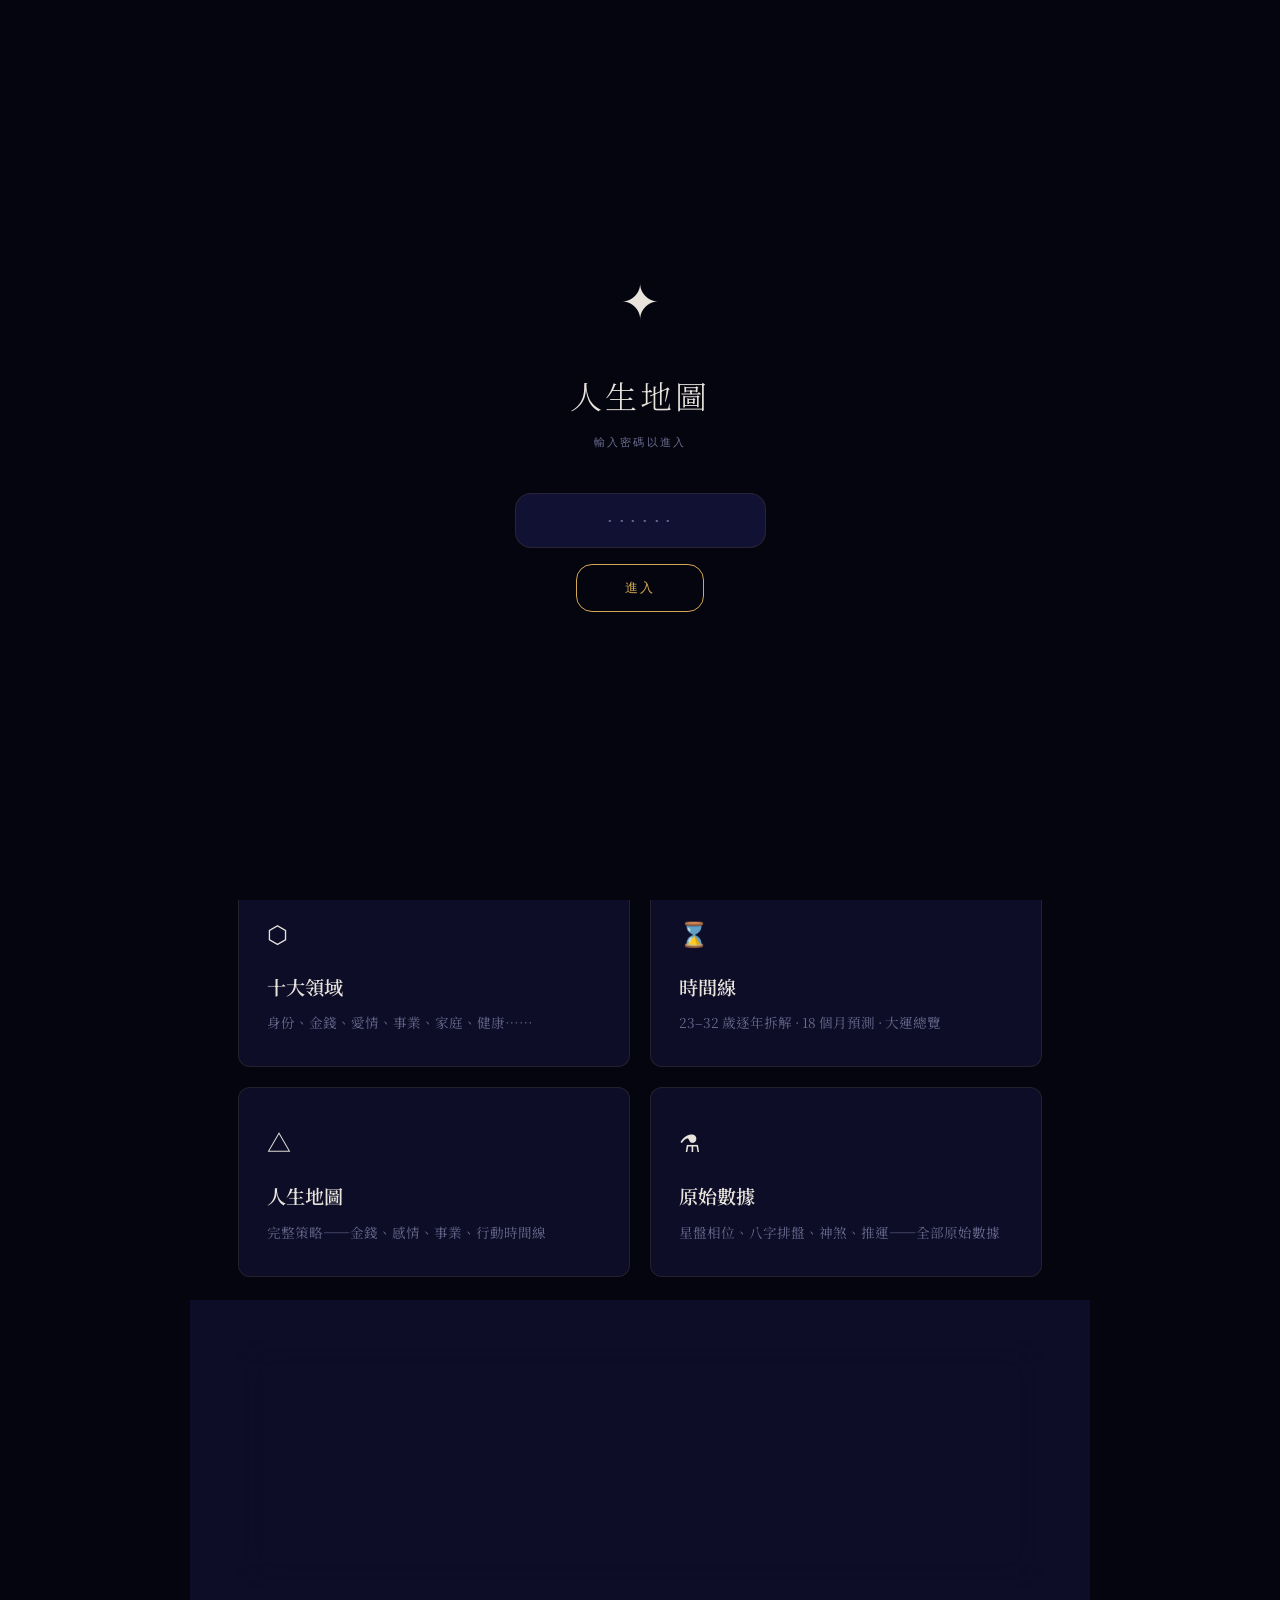
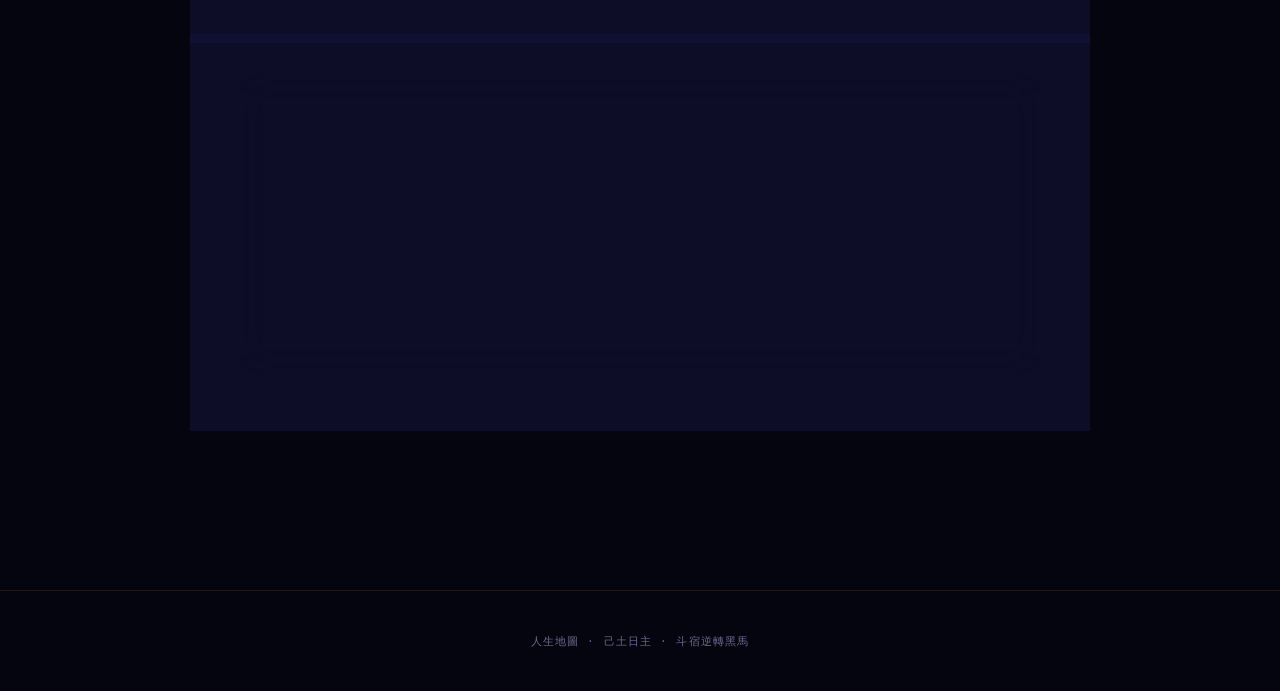
<file: index.html>
<!DOCTYPE html>
<html lang="zh-Hant" data-theme="dark">
<head>
  <meta charset="UTF-8">
  <meta name="viewport" content="width=device-width, initial-scale=1.0">
  <title>人生地圖</title>
  <link rel="stylesheet" href="css/style.css">
</head>
<body>

  <div class="starfield"></div>

  <!-- Password Gate -->
  <div class="gate" id="gate">
    <div class="gate-content">
      <div class="gate-symbol">&#x2726;</div>
      <div class="gate-title">人生地圖</div>
      <div class="gate-subtitle">輸入密碼以進入</div>
      <div class="gate-input-wrap">
        <input type="password" id="gateInput" class="gate-input" placeholder="······" autocomplete="off">
      </div>
      <button class="gate-btn" id="gateBtn">進入</button>
      <div class="gate-error-msg" id="gateError"></div>
    </div>
  </div>

  <div class="progress-bar" id="progressBar"></div>

  <!-- Navigation -->
  <nav class="nav">
    <a href="index.html" class="nav-logo">&#x2726; 人生地圖</a>
    <ul class="nav-links">
      <!-- JS 自動生成 -->
    </ul>
    <div class="nav-controls">
      <button class="theme-toggle" id="themeToggle" title="切換深淺色">&#x2600;</button>
      <button class="menu-toggle" id="menuToggle">
        <span></span><span></span><span></span>
      </button>
    </div>
  </nav>

  <div class="mobile-nav" id="mobileNav">
    <ul class="mobile-nav-links">
      <!-- JS 自動生成 -->
    </ul>
  </div>

  <div class="page-wrapper">
    <main class="main-content">

      <!-- Hero -->
      <section class="hero">
        <div class="container">
          <div class="hero-badge reveal">己土日主 · 斗宿 · 逆轉黑馬</div>
          <h1 class="hero-title reveal delay-1">你嘅人生地圖</h1>
          <p class="hero-desc reveal delay-2">
            呢份地圖用兩個完全不同嘅命理系統——西洋占星同八字命理——交叉驗證，繪製出你嘅天賦、陰影、同理解自己嘅路線。
          </p>
          <div class="hero-actions reveal delay-3">
            <a href="core.html" class="btn btn-primary">開始閱讀</a>
            <a href="data.html" class="btn btn-outline">睇原始數據</a>
          </div>
        </div>
      </section>

      <!-- Quick Nav Cards -->
      <section class="section">
        <div class="container">
          <div class="card-grid">
            <a href="core.html" class="quick-card reveal">
              <div class="quick-card-icon">&#x2726;</div>
              <div class="quick-card-title">核心主題</div>
              <div class="quick-card-desc">五大核心主題——身份、消耗、保護、時間、愛</div>
            </a>
            <a href="gifts.html" class="quick-card reveal delay-1">
              <div class="quick-card-icon">&#x269B;</div>
              <div class="quick-card-title">天賦與陰影</div>
              <div class="quick-card-desc">三大天賦同三大陰影——同一枚銀幣嘅兩面</div>
            </a>
            <a href="domains.html" class="quick-card reveal delay-2">
              <div class="quick-card-icon">&#x2B21;</div>
              <div class="quick-card-title">十大領域</div>
              <div class="quick-card-desc">身份、金錢、愛情、事業、家庭、健康⋯⋯</div>
            </a>
            <a href="timeline.html" class="quick-card reveal delay-3">
              <div class="quick-card-icon">&#x231B;</div>
              <div class="quick-card-title">時間線</div>
              <div class="quick-card-desc">23–32 歲逐年拆解 · 18 個月預測 · 大運總覽</div>
            </a>
            <a href="map.html" class="quick-card reveal">
              <div class="quick-card-icon">&#x25B3;</div>
              <div class="quick-card-title">人生地圖</div>
              <div class="quick-card-desc">完整策略——金錢、感情、事業、行動時間線</div>
            </a>
            <a href="data.html" class="quick-card reveal delay-1">
              <div class="quick-card-icon">&#x2697;</div>
              <div class="quick-card-title">原始數據</div>
              <div class="quick-card-desc">星盤相位、八字排盤、神煞、推運——全部原始數據</div>
            </a>
          </div>
        </div>
      </section>

      <!-- AI Q&A -->
      <section class="section">
        <div class="container">
          <div class="card reveal">
            <div class="card-header">
              <div class="card-icon">&#x2726;</div>
              <div>
                <div class="card-title">問我關於你嘅命盤</div>
              </div>
            </div>
            <p style="margin-bottom:16px;">輸入關鍵詞——例如「事業」「愛情」「考試」「天賦」——我會幫你搵到對應嘅分析。</p>
            <div class="ai-input-wrap">
              <input type="text" id="aiInput" class="ai-input" placeholder="問我任何關於你人生嘅問題⋯">
              <button class="ai-btn" id="aiBtn">&#x27A4;</button>
            </div>
            <div class="ai-output" id="aiOutput"></div>
          </div>
        </div>
      </section>

      <!-- Daily Fortune -->
      <section class="section">
        <div class="container">
          <div class="card reveal">
            <div class="card-header">
              <div class="card-icon">&#x2605;</div>
              <div>
                <div class="card-title">今日能量</div>
              </div>
            </div>
            <div id="dailyFortune"></div>
          </div>
        </div>
      </section>

    </main>

    <footer class="footer">
      <p>人生地圖 · 己土日主 · 斗宿逆轉黑馬</p>
    </footer>
  </div>

  <script src="js/app.js"></script>
</body>
</html>
</file>
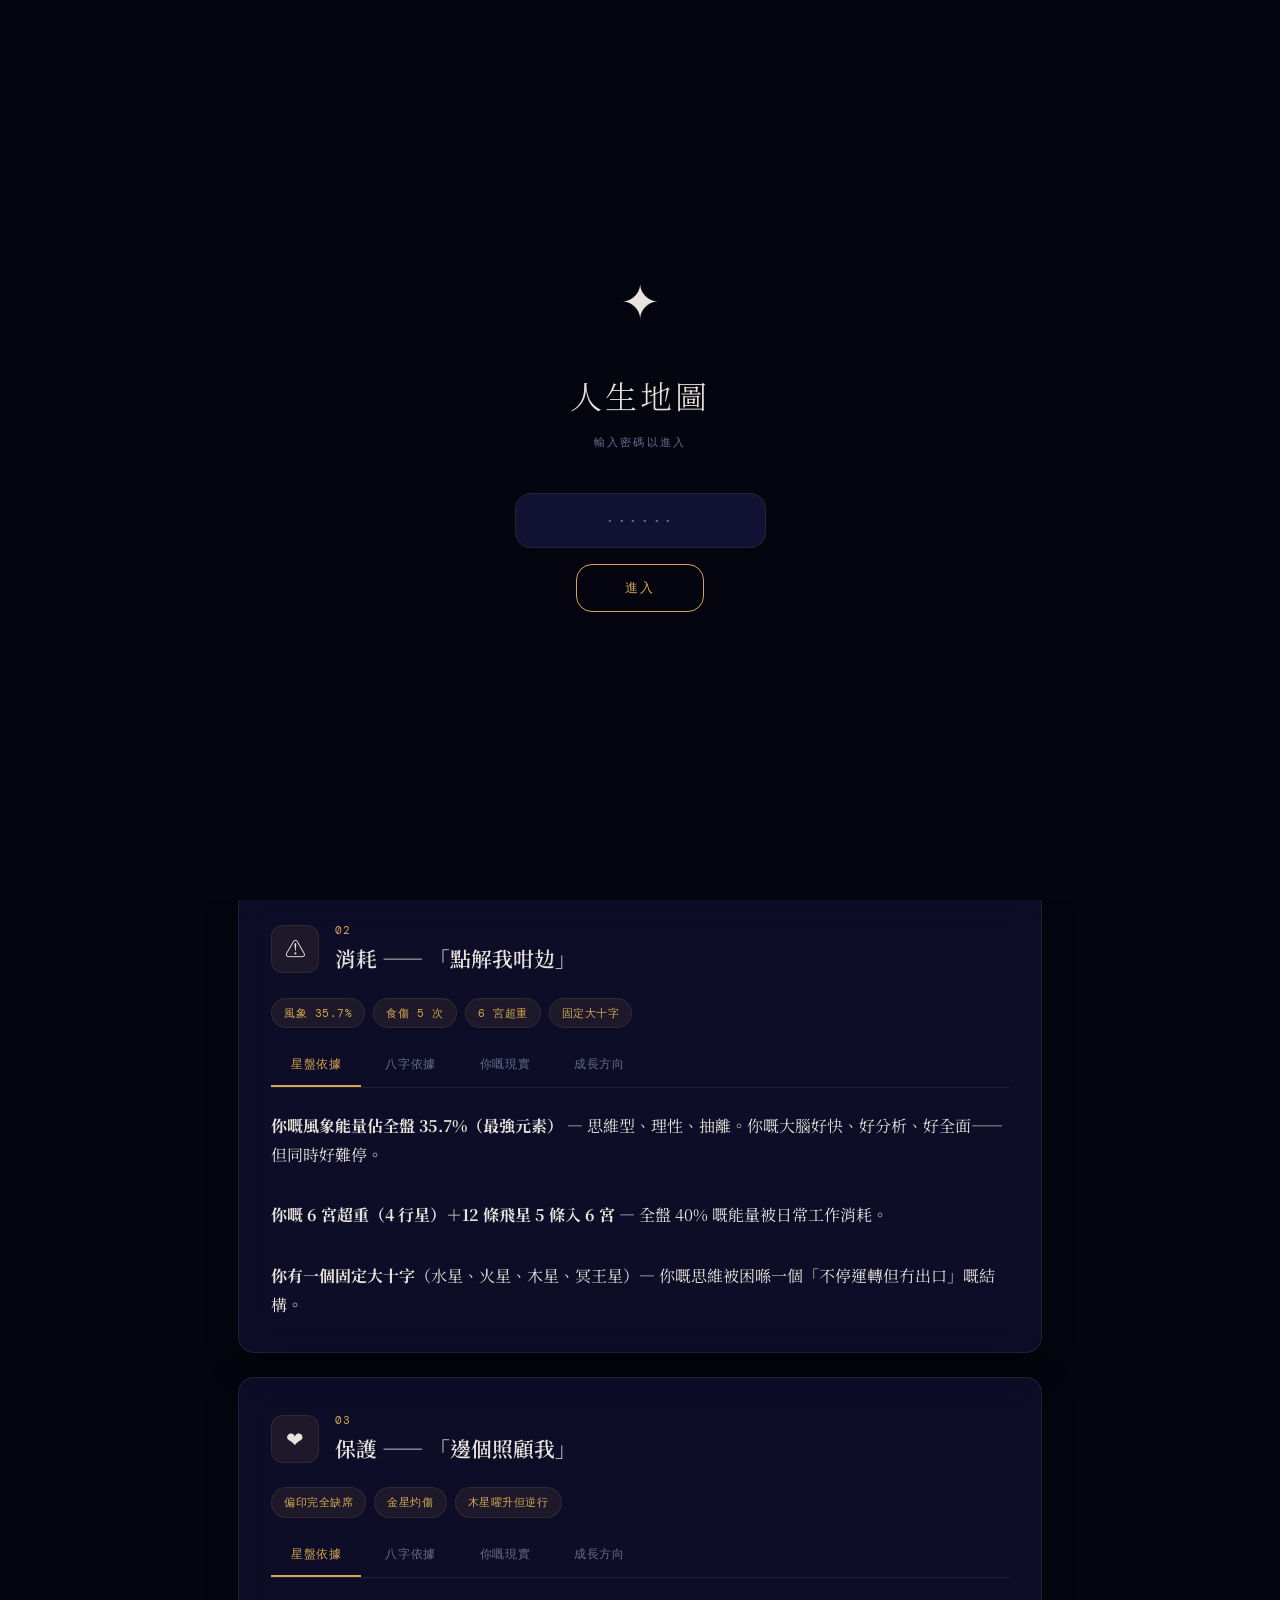
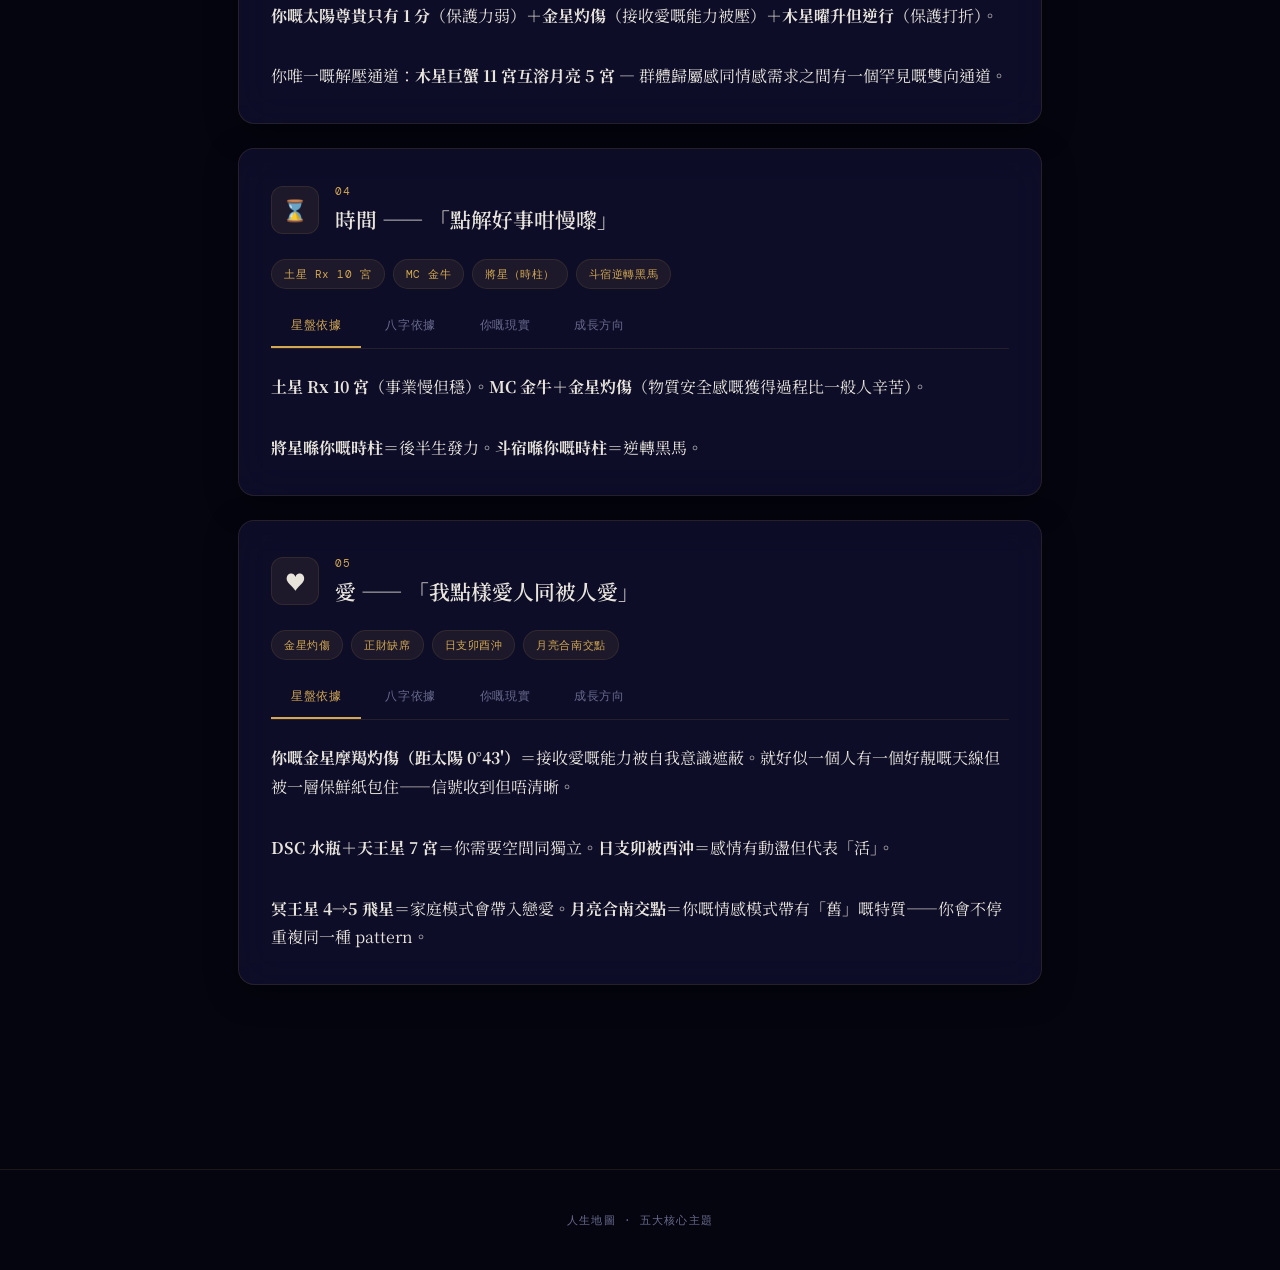
<file: core.html>
<!DOCTYPE html>
<html lang="zh-Hant" data-theme="dark">
<head>
  <meta charset="UTF-8">
  <meta name="viewport" content="width=device-width, initial-scale=1.0">
  <title>核心主題 · 人生地圖</title>
  <link rel="stylesheet" href="css/style.css">
</head>
<body>

  <div class="starfield"></div>

  <!-- Password Gate -->
  <div class="gate" id="gate">
    <div class="gate-content">
      <div class="gate-symbol">&#x2726;</div>
      <div class="gate-title">人生地圖</div>
      <div class="gate-subtitle">輸入密碼以進入</div>
      <div class="gate-input-wrap">
        <input type="password" id="gateInput" class="gate-input" placeholder="······" autocomplete="off">
      </div>
      <button class="gate-btn" id="gateBtn">進入</button>
      <div class="gate-error-msg" id="gateError"></div>
    </div>
  </div>

  <div class="progress-bar" id="progressBar"></div>

  <!-- Navigation -->
  <nav class="nav">
    <a href="index.html" class="nav-logo">&#x2726; 人生地圖</a>
    <ul class="nav-links">
      <li><a href="core.html">核心主題</a></li>
      <li><a href="gifts.html">天賦陰影</a></li>
      <li><a href="domains.html">十大領域</a></li>
      <li><a href="timeline.html">時間線</a></li>
      <li><a href="map.html">人生地圖</a></li>
    </ul>
    <div class="nav-controls">
      <button class="theme-toggle" id="themeToggle" title="切換深淺色">&#x2600;</button>
      <button class="menu-toggle" id="menuToggle">
        <span></span><span></span><span></span>
      </button>
    </div>
  </nav>

  <div class="mobile-nav" id="mobileNav">
    <ul class="mobile-nav-links">
      <li><a href="index.html">首頁</a></li>
      <li><a href="core.html">核心主題</a></li>
      <li><a href="gifts.html">天賦與陰影</a></li>
      <li><a href="domains.html">十大領域</a></li>
      <li><a href="timeline.html">時間線</a></li>
      <li><a href="map.html">人生地圖</a></li>
    </ul>
  </div>

  <div class="page-wrapper">
    <main class="main-content">
      <div class="container">

        <!-- Page Header -->
        <div class="page-header reveal">
          <div class="subtitle">CORE THEMES</div>
          <h1>五大核心主題</h1>
        </div>

        <!-- ============ THEME 1: IDENTITY ============ -->
        <div class="card reveal delay-1">
          <div class="card-header">
            <div class="card-icon">&#x2726;</div>
            <div>
              <div class="card-number">01</div>
              <div class="card-title">身份 —— 「我係邊個」</div>
            </div>
          </div>

          <div class="tag-row">
            <span class="tag">太陽尊貴 1 分</span>
            <span class="tag">日主己土孤立</span>
            <span class="tag">次限太陽入水瓶</span>
          </div>

          <div class="tabs">
            <button class="tab-btn active" data-tab="id-astro">星盤依據</button>
            <button class="tab-btn" data-tab="id-bazi">八字依據</button>
            <button class="tab-btn" data-tab="id-real">你嘅現實</button>
            <button class="tab-btn" data-tab="id-grow">成長方向</button>
          </div>
          <div class="tab-panels">
            <div class="tab-panel active" data-panel="id-astro">
              <p><strong>你嘅 ASC 係獅子 12°16'</strong> — 外在嘅你帶有獅子嘅特質：想被見到、想被肯定、有舞台感。但獅子嘅核心需求係「被欣賞」——你需要嘅唔係掌聲，而係「有人真正見到你係邊個」。</p>
              <p class="mt-32"><strong>你嘅 ASC 宮主星太陽喺摩羯 6 宮，尊貴只有 1 分</strong>（全盤最低）— 你嘅「自我」由一粒全盤最弱嘅太陽掌管。就好似一個人揸住一架好靚嘅車（ASC 獅子）但引擎馬力唔夠（太陽 1 分）。外表睇落有氣勢，但內在嘅「我 OK」感唔穩。</p>
              <p class="mt-32"><strong>你嘅次限太陽已經進入水瓶 15°49'</strong> — 你嘅身份認同正正經歷由「摩羯」到「水瓶」嘅轉變。由「傳統、責任、結構」轉向「獨立、創新、有自己一套」。呢個轉變大概喺你 22–23 歲左右開始，會持續幾年。</p>
            </div>
            <div class="tab-panel" data-panel="id-bazi">
              <p><strong>你係己土日主——天干零印星零比劫</strong> — 你嘅日主孤立無援。你嘅「我」喺天干層面冇任何同伴同保護。就好似一個人企喺一片空地中間——四面都冇牆。</p>
              <p class="mt-32"><strong>你嘅己土生喺丑月（冬月濕土）</strong> — 你嘅「土」嘅本質係凍冰嘅濕土——有形但冇溫度。你嘅存在感好強（土＝有份量），但溫暖感好弱（凍＋濕）。</p>
              <p class="mt-32"><strong>你嘅食傷出現 5 次</strong> — 你嘅身份定義方式係「我識做咩」而唔係「我係咩」。食傷代替咗印星嘅角色——你用「不停產出」嚟證明自己存在。</p>
            </div>
            <div class="tab-panel" data-panel="id-real">
              <p>你嘅自我價值好深咁同「識做嘢」綁定——考試通過你覺得自己 OK、被人欣賞你覺得自己 OK、做出成果你覺得自己 OK。</p>
              <p class="mt-32">但一旦做唔到嘢（病咗、失敗、停低），你嘅「我 OK」感會即刻跌到谷底。你唔知道「唔做嘢嘅自己」都值得被愛。</p>
            </div>
            <div class="tab-panel" data-panel="id-grow">
              <p><strong>由「我識做咩所以有價值」轉向「我存在就已經有價值」。</strong></p>
              <p class="mt-32">次限太陽入水瓶會自然帶你行呢條路——但過程好慢。你要學識：你嘅價值唔係你嘅產出。</p>
            </div>
          </div>
        </div>

        <!-- ============ THEME 2: CONSUMPTION ============ -->
        <div class="card reveal delay-2">
          <div class="card-header">
            <div class="card-icon">&#x26A0;</div>
            <div>
              <div class="card-number">02</div>
              <div class="card-title">消耗 —— 「點解我咁攰」</div>
            </div>
          </div>

          <div class="tag-row">
            <span class="tag">風象 35.7%</span>
            <span class="tag">食傷 5 次</span>
            <span class="tag">6 宮超重</span>
            <span class="tag">固定大十字</span>
          </div>

          <div class="tabs">
            <button class="tab-btn active" data-tab="con-astro">星盤依據</button>
            <button class="tab-btn" data-tab="con-bazi">八字依據</button>
            <button class="tab-btn" data-tab="con-real">你嘅現實</button>
            <button class="tab-btn" data-tab="con-grow">成長方向</button>
          </div>
          <div class="tab-panels">
            <div class="tab-panel active" data-panel="con-astro">
              <p><strong>你嘅風象能量佔全盤 35.7%（最強元素）</strong> — 思維型、理性、抽離。你嘅大腦好快、好分析、好全面——但同時好難停。</p>
              <p class="mt-32"><strong>你嘅 6 宮超重（4 行星）＋12 條飛星 5 條入 6 宮</strong> — 全盤 40% 嘅能量被日常工作消耗。</p>
              <p class="mt-32"><strong>你有一個固定大十字</strong>（水星、火星、木星、冥王星）— 你嘅思維被困喺一個「不停運轉但冇出口」嘅結構。</p>
            </div>
            <div class="tab-panel" data-panel="con-bazi">
              <p><strong>你嘅食傷出現 5 次，佔十神 33%</strong> — 你嘅思維產出量係全盤最旺嘅十神。</p>
              <p class="mt-32"><strong>你嘅巳酉丑組成三合金局</strong> — 將土（你嘅身體根基）不停轉化為金（食傷消耗）。呢個消耗唔係偶爾嘅——而係結構性嘅。</p>
              <p class="mt-32"><strong>傷重身弱</strong> — 你嘅日主被持續掏空。就好似一塊濕土被不停抽取水分。</p>
            </div>
            <div class="tab-panel" data-panel="con-real">
              <p>你嘅大腦 24/7 喺度運轉——分析、計劃、評估、優化。你知道應該停但停唔到。</p>
              <p class="mt-32">你嘅疲勞唔係「瞓一覺就好返」嗰種——而係一種持續嘅、底層嘅「用緊好多」。</p>
              <p class="mt-32">呢個消耗唔會喺短期內消失——因為呢個係你嘅命局本質。</p>
            </div>
            <div class="tab-panel" data-panel="con-grow">
              <p><strong>你唔需要學「點樣唔攰」——你要學「點樣喺攰嘅狀態下仍然做緊想做嘅嘢」。</strong></p>
              <p class="mt-32">食傷嘅「出口」係關鍵——教學、寫作、分享知識——將思維由「內耗」轉為「外化」。</p>
            </div>
          </div>
        </div>

        <!-- ============ THEME 3: PROTECTION ============ -->
        <div class="card reveal delay-3">
          <div class="card-header">
            <div class="card-icon">&#x2764;</div>
            <div>
              <div class="card-number">03</div>
              <div class="card-title">保護 —— 「邊個照顧我」</div>
            </div>
          </div>

          <div class="tag-row">
            <span class="tag">偏印完全缺席</span>
            <span class="tag">金星灼傷</span>
            <span class="tag">木星曜升但逆行</span>
          </div>

          <div class="tabs">
            <button class="tab-btn active" data-tab="pro-astro">星盤依據</button>
            <button class="tab-btn" data-tab="pro-bazi">八字依據</button>
            <button class="tab-btn" data-tab="pro-real">你嘅現實</button>
            <button class="tab-btn" data-tab="pro-grow">成長方向</button>
          </div>
          <div class="tab-panels">
            <div class="tab-panel active" data-panel="pro-astro">
              <p><strong>你嘅太陽尊貴只有 1 分</strong>（保護力弱）＋<strong>金星灼傷</strong>（接收愛嘅能力被壓）＋<strong>木星曜升但逆行</strong>（保護打折）。</p>
              <p class="mt-32">你唯一嘅解壓通道：<strong>木星巨蟹 11 宮互溶月亮 5 宮</strong> — 群體歸屬感同情感需求之間有一個罕見嘅雙向通道。</p>
            </div>
            <div class="tab-panel" data-panel="pro-bazi">
              <p><strong>你嘅偏印完全缺席</strong>（冇非正統保護者）＋<strong>正印丙火被三合壓</strong>（正統保護力不足）＋<strong>正官完全缺席</strong>（冇制度保護）。</p>
              <p class="mt-32">三層保護全部失效。你嘅保護模式係：自己保護自己（食傷代替印星）。</p>
            </div>
            <div class="tab-panel" data-panel="pro-real">
              <p>你嘅「唔好麻煩人」唔係禮貌——而係你嘅 default 模式。你唔問、唔講、唔求助。</p>
              <p class="mt-32">你嘅安全感偏向「我有技能＋我有收入」而唔係「有人愛我」——因為前者你控制到，後者你控制唔到。</p>
              <p class="mt-32">你成個人嘅運作方式就係：靠自己。</p>
            </div>
            <div class="tab-panel" data-panel="pro-grow">
              <p><strong>接受「我需要人」唔係弱。</strong></p>
              <p class="mt-32">太陽弧太陽合月亮正在幫你做呢一步——你嘅「自我」同「情感需求」開始對齊。呢個過程你自己未必感受到，但你喺人面前嘅「存在方式」已經慢慢唔同。</p>
            </div>
          </div>
        </div>

        <!-- ============ THEME 4: TIME ============ -->
        <div class="card reveal delay-4">
          <div class="card-header">
            <div class="card-icon">&#x231B;</div>
            <div>
              <div class="card-number">04</div>
              <div class="card-title">時間 —— 「點解好事咁慢嚟」</div>
            </div>
          </div>

          <div class="tag-row">
            <span class="tag">土星 Rx 10 宮</span>
            <span class="tag">MC 金牛</span>
            <span class="tag">將星（時柱）</span>
            <span class="tag">斗宿逆轉黑馬</span>
          </div>

          <div class="tabs">
            <button class="tab-btn active" data-tab="time-astro">星盤依據</button>
            <button class="tab-btn" data-tab="time-bazi">八字依據</button>
            <button class="tab-btn" data-tab="time-real">你嘅現實</button>
            <button class="tab-btn" data-tab="time-grow">成長方向</button>
          </div>
          <div class="tab-panels">
            <div class="tab-panel active" data-panel="time-astro">
              <p><strong>土星 Rx 10 宮</strong>（事業慢但穩）。<strong>MC 金牛＋金星灼傷</strong>（物質安全感嘅獲得過程比一般人辛苦）。</p>
              <p class="mt-32"><strong>將星喺你嘅時柱</strong>＝後半生發力。<strong>斗宿喺你嘅時柱</strong>＝逆轉黑馬。</p>
            </div>
            <div class="tab-panel" data-panel="time-bazi">
              <p><strong>6 宮主飛 10 宮</strong>＝每日嘅工作建構你嘅事業，但過程好慢。</p>
              <p class="mt-32">你嘅大運時間表：23–32 丁酉（有保護但有消耗）→ 33–42 丙申（正印到位）→ 43–52 乙未（殺印相生）→ 53–62 甲午（金神成器）。</p>
            </div>
            <div class="tab-panel" data-panel="time-real">
              <p>你嘅事業曲線係一條慢上坡——前段最辛苦、中段開始穩、後段真正發力。</p>
              <p class="mt-32">你 25–26 歲嘅考試同事業變動唔係「爆發」——而係「播種」。你做嘅每一件事都係為咗 33 歲之後嘅上升做準備。</p>
            </div>
            <div class="tab-panel" data-panel="time-grow">
              <p><strong>你要記住兩件事：</strong></p>
              <p class="mt-32">第一，你嘅事業時間表係「慢上坡」而唔係「平路」——每一步都係向上嘅，只係斜度唔大。</p>
              <p class="mt-32">第二，2026–2027 係你呢步大運入面最有資源做嘢嘅窗口——唔好浪費。</p>
            </div>
          </div>
        </div>

        <!-- ============ THEME 5: LOVE ============ -->
        <div class="card reveal delay-5">
          <div class="card-header">
            <div class="card-icon">&#x2665;</div>
            <div>
              <div class="card-number">05</div>
              <div class="card-title">愛 —— 「我點樣愛人同被人愛」</div>
            </div>
          </div>

          <div class="tag-row">
            <span class="tag">金星灼傷</span>
            <span class="tag">正財缺席</span>
            <span class="tag">日支卯酉沖</span>
            <span class="tag">月亮合南交點</span>
          </div>

          <div class="tabs">
            <button class="tab-btn active" data-tab="love-astro">星盤依據</button>
            <button class="tab-btn" data-tab="love-bazi">八字依據</button>
            <button class="tab-btn" data-tab="love-real">你嘅現實</button>
            <button class="tab-btn" data-tab="love-grow">成長方向</button>
          </div>
          <div class="tab-panels">
            <div class="tab-panel active" data-panel="love-astro">
              <p><strong>你嘅金星摩羯灼傷（距太陽 0°43'）</strong>＝接收愛嘅能力被自我意識遮蔽。就好似一個人有一個好靚嘅天線但被一層保鮮紙包住——信號收到但唔清晰。</p>
              <p class="mt-32"><strong>DSC 水瓶＋天王星 7 宮</strong>＝你需要空間同獨立。<strong>日支卯被酉沖</strong>＝感情有動盪但代表「活」。</p>
              <p class="mt-32"><strong>冥王星 4→5 飛星</strong>＝家庭模式會帶入戀愛。<strong>月亮合南交點</strong>＝你嘅情感模式帶有「舊」嘅特質——你會不停重複同一種 pattern。</p>
            </div>
            <div class="tab-panel" data-panel="love-bazi">
              <p><strong>你嘅正財完全缺席</strong>＝冇穩定嘅「被愛」模式——唔係冇人愛你，係你嘅系統冇「接收頻道」。</p>
              <p class="mt-32"><strong>你嘅日支藏乙木七殺帝旺</strong>＝你嘅配偶宮入面住住一個「壓力同成長催化劑」。你需要嘅伴侶唔止係「愛你」——而係「令你成長」嘅人。</p>
              <p class="mt-32"><strong>比劫被化＋食傷代替表達</strong>＝你用「做嘢」而唔係「講嘢」嚟表達愛。你會默默做一些對方感受得到但未必知道係你做嘅嘢——呢個就係你嘅語言。</p>
            </div>
            <div class="tab-panel" data-panel="love-real">
              <p><strong>你愛人嘅方式：</strong>幫人搞掂嘢、記住人哋鍾意啲咩、默默做一些人唔知道嘅嘢。你唔會講「我愛你」——你嘅愛全部藏喺行動入面。</p>
              <p class="mt-32"><strong>你接收愛嘅方式：</strong>你唔知道點樣接收。語言上嘅關心你會覺得唔自在，但行動上嘅照顧你會慢慢收落。你嘅接收天線唔係壞咗——只係佢嘅頻道同一般人唔同。</p>
            </div>
            <div class="tab-panel" data-panel="love-grow">
              <p><strong>由「做嘢就係愛」轉向「企喺度都係愛」。</strong></p>
              <p class="mt-32">由「唔需要人」轉向「需要人但唔代表我唔獨立」。</p>
              <p class="mt-32">太陽弧太陽合月亮正在幫你做呢一步——18 個月之後你嘅硬殼上面會多咗幾條裂縫，光可以透入。</p>
            </div>
          </div>
        </div>

      </div>
    </main>

    <footer class="footer">
      <p>人生地圖 · 五大核心主題</p>
    </footer>
  </div>

  <script src="js/app.js"></script>
</body>
</html>
</file>
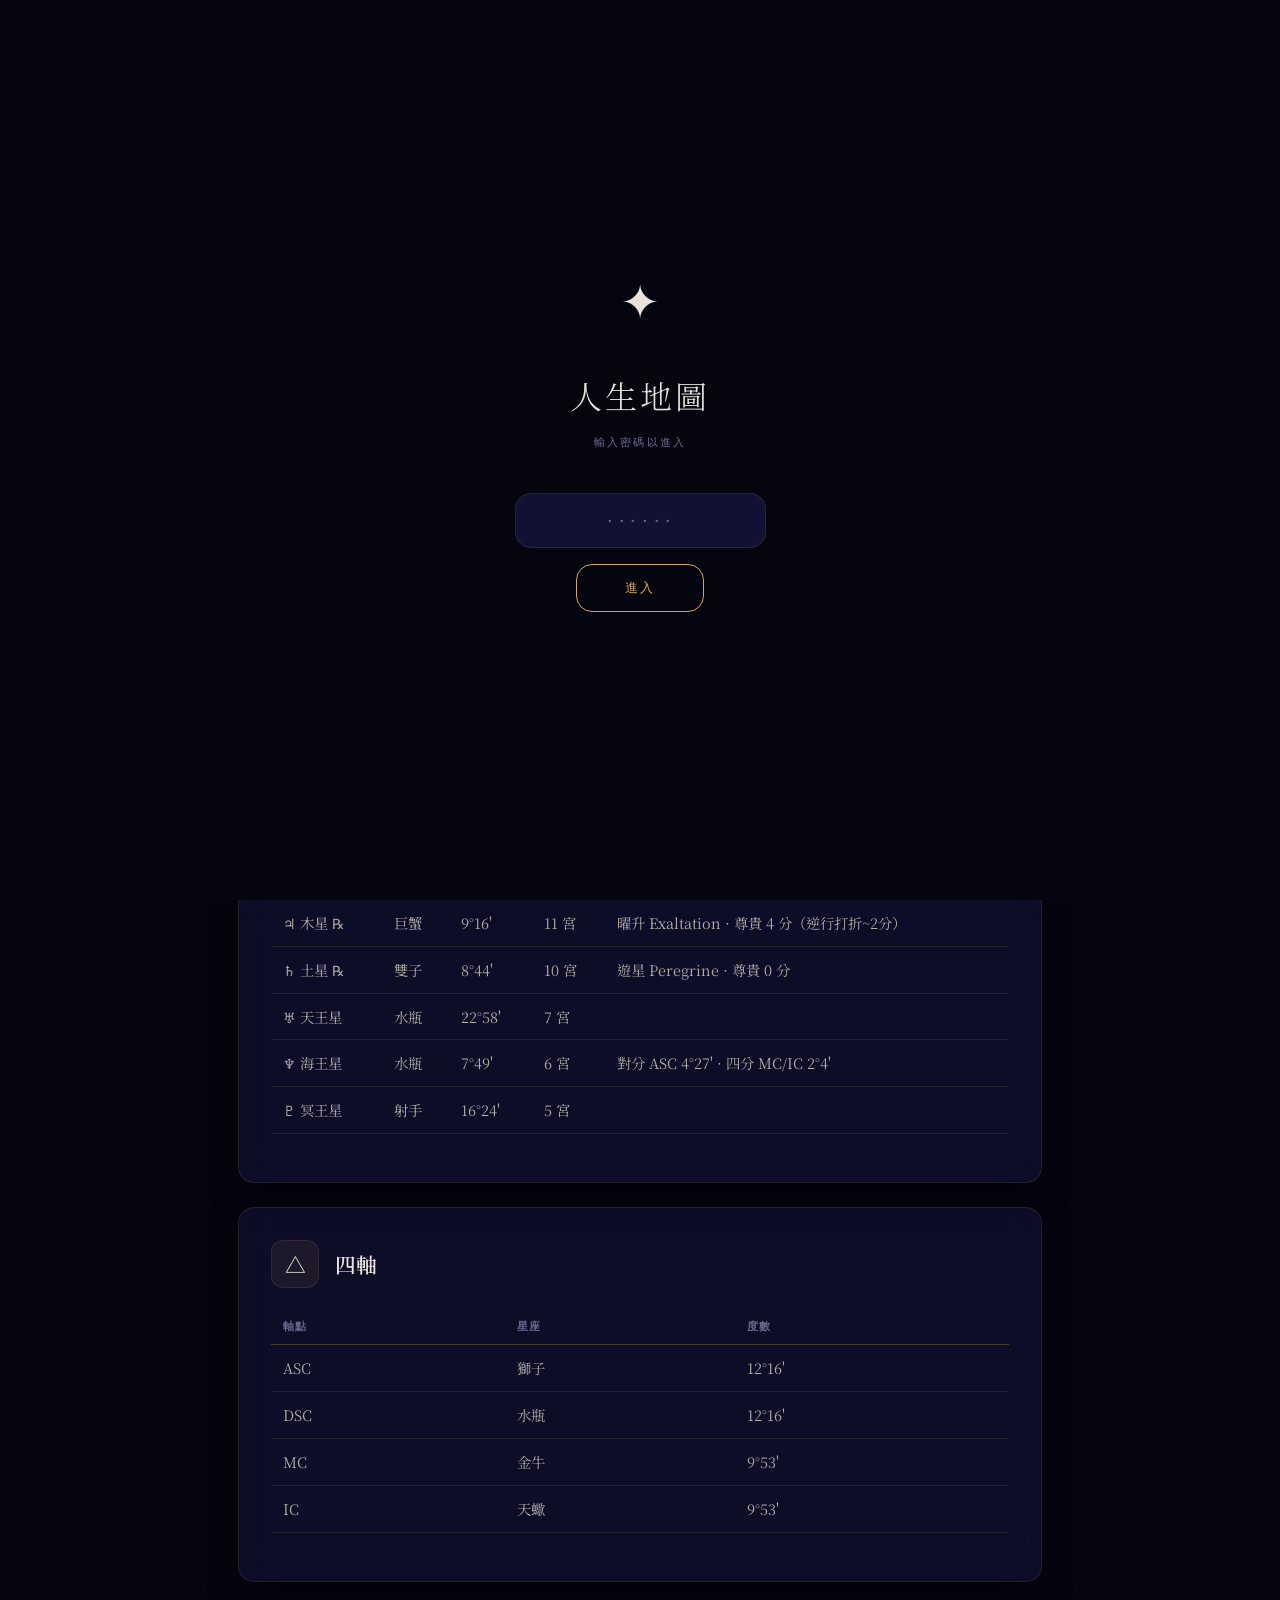
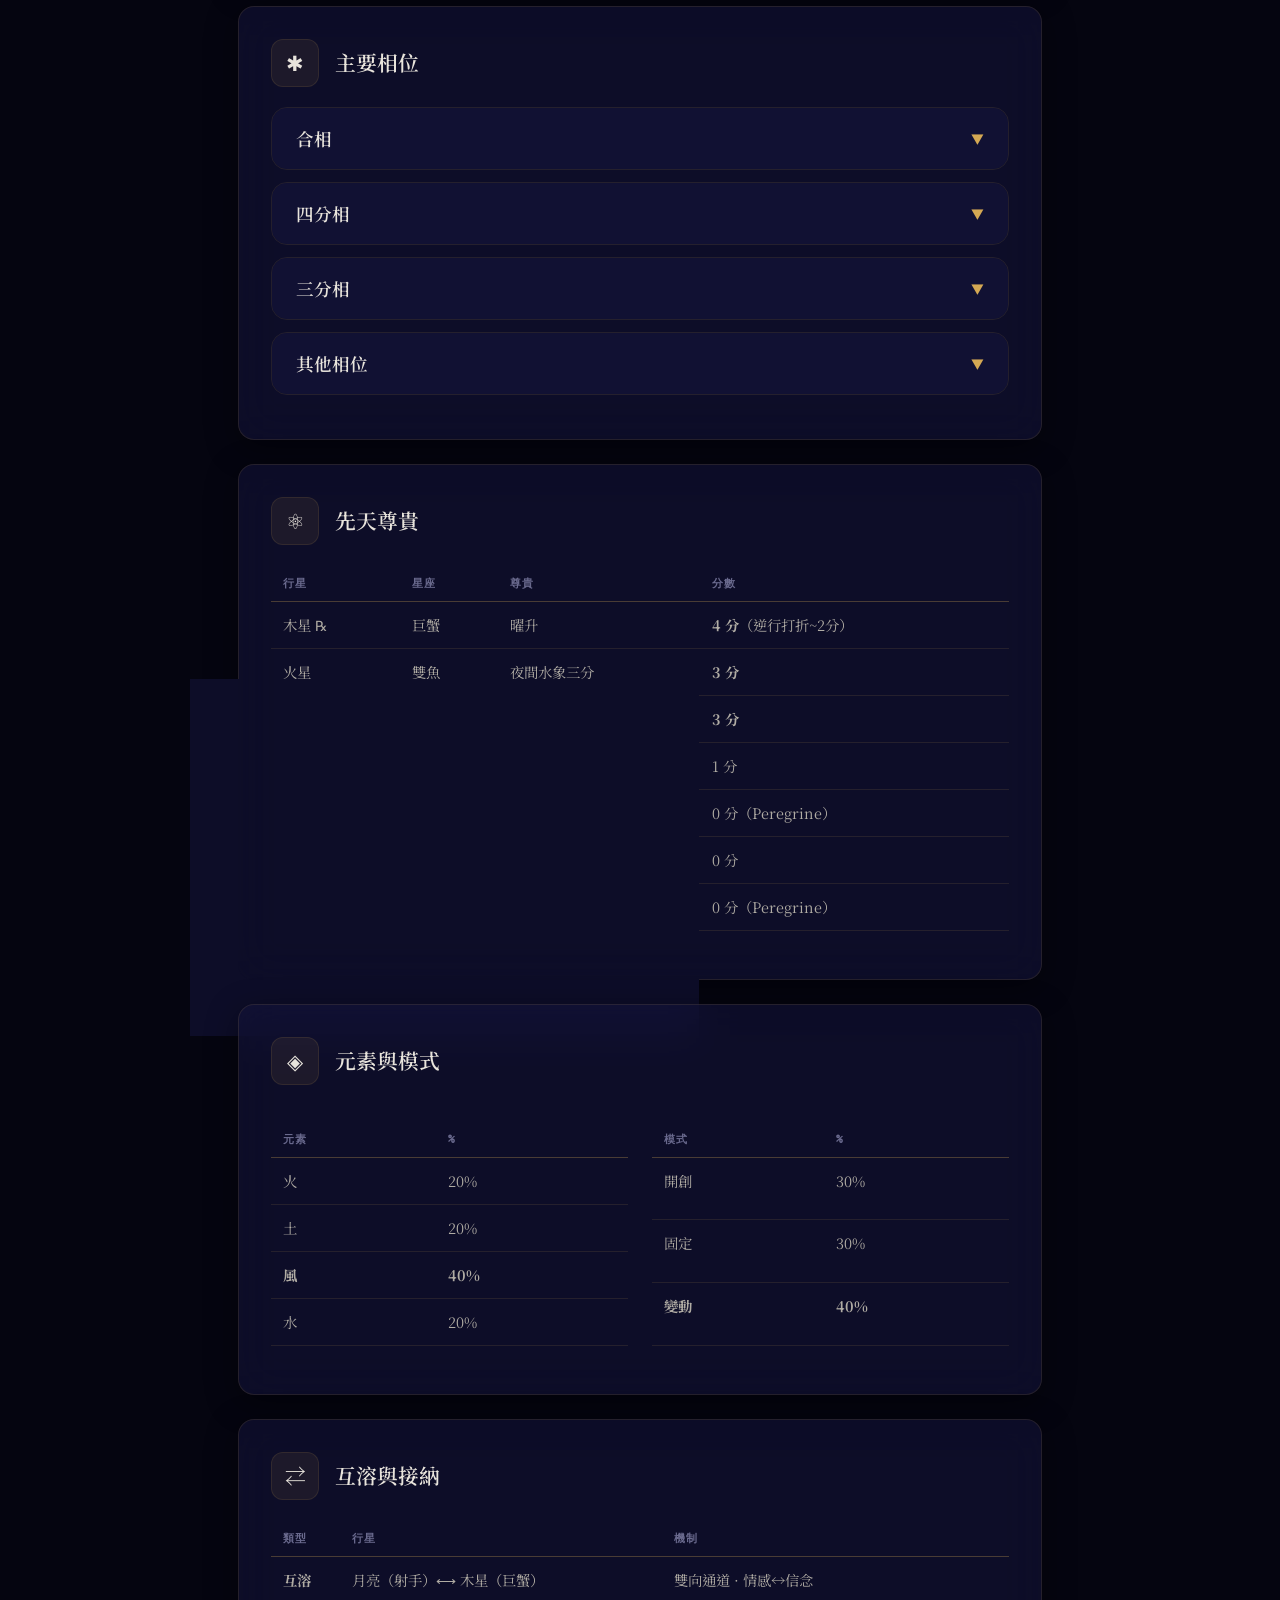
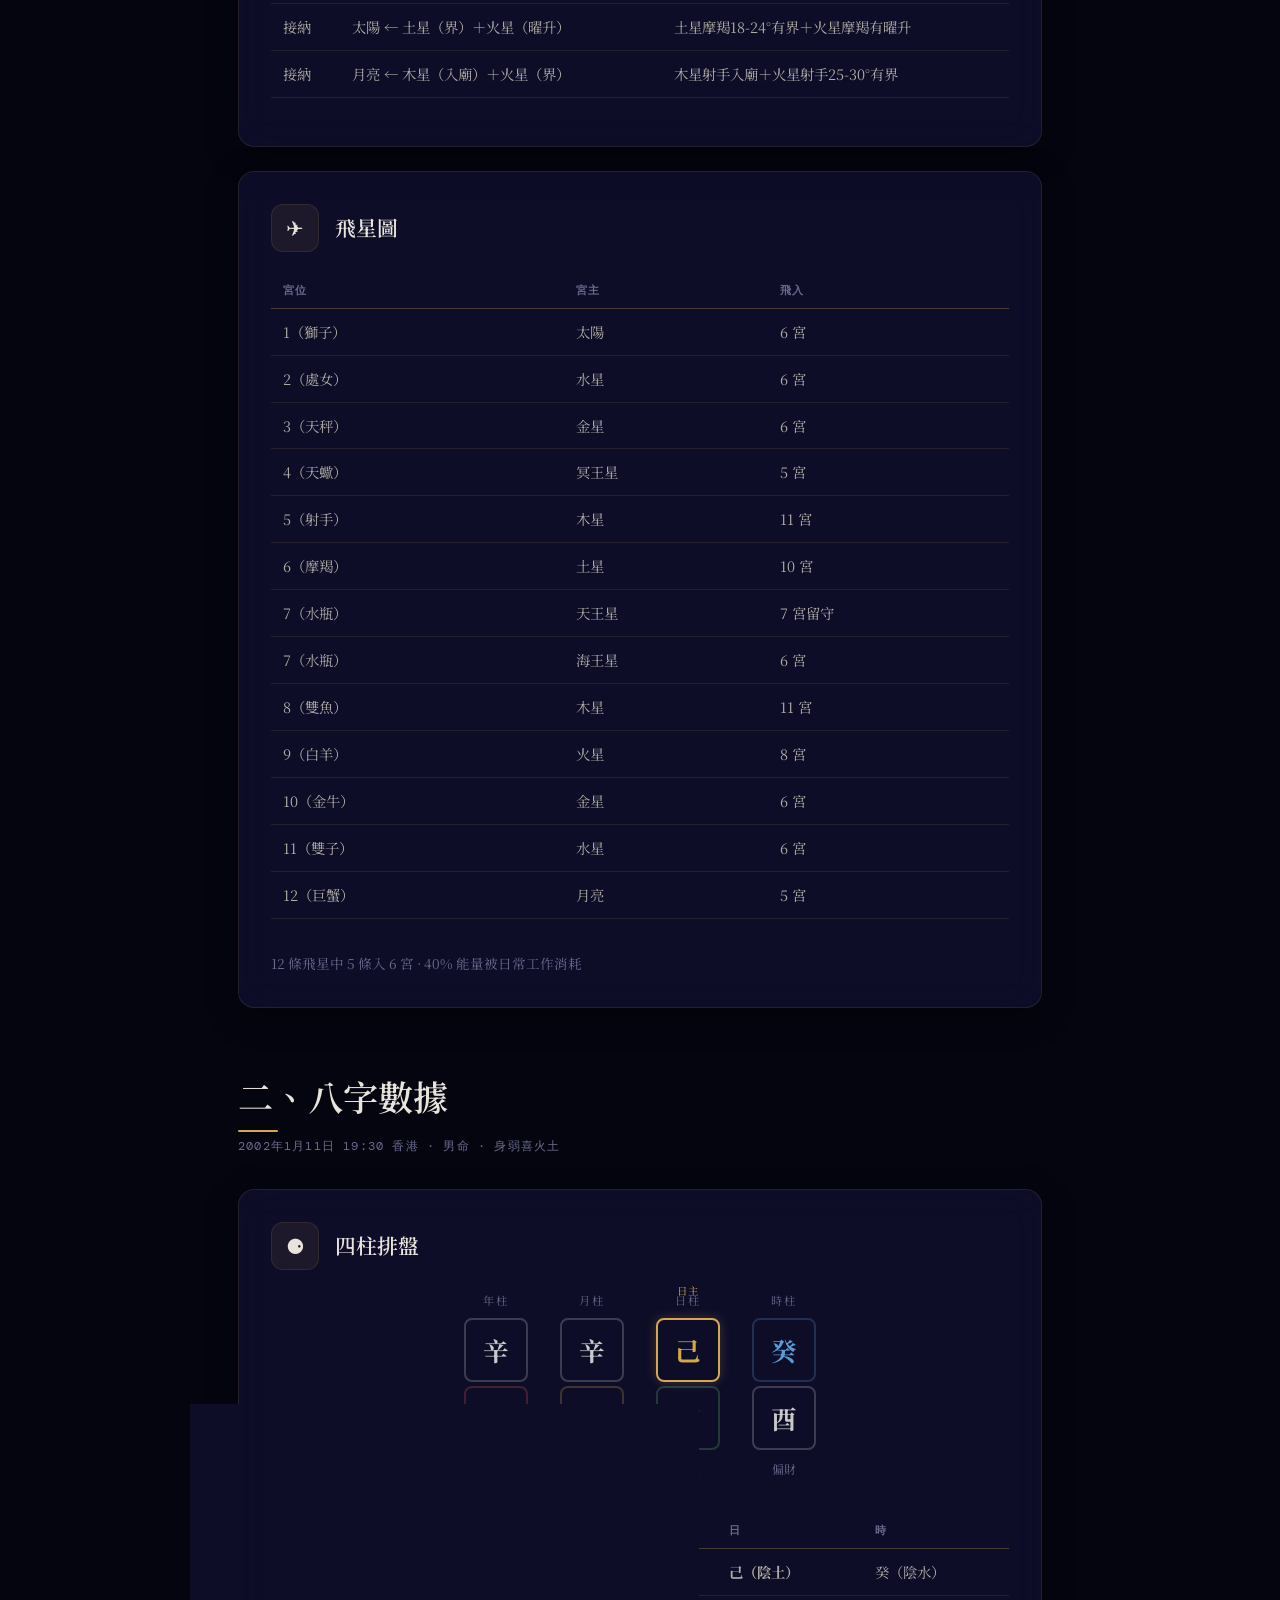
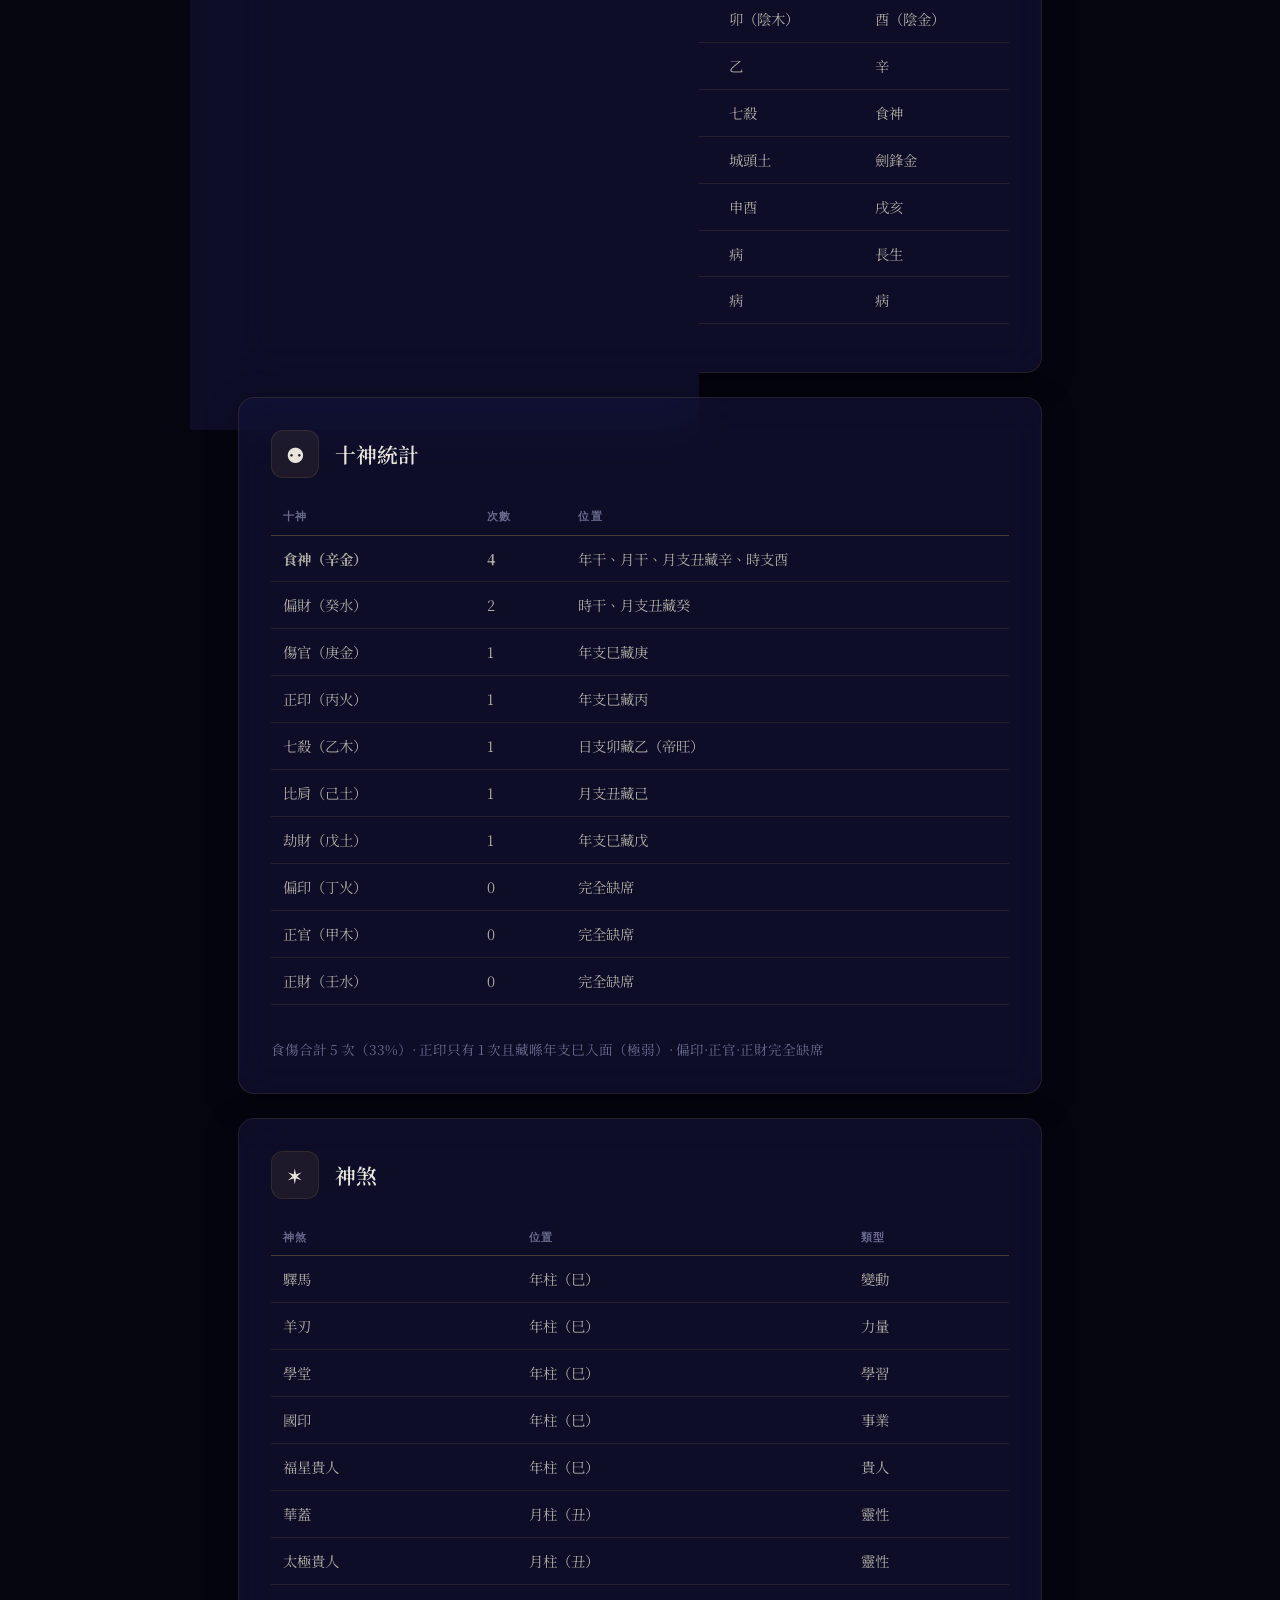
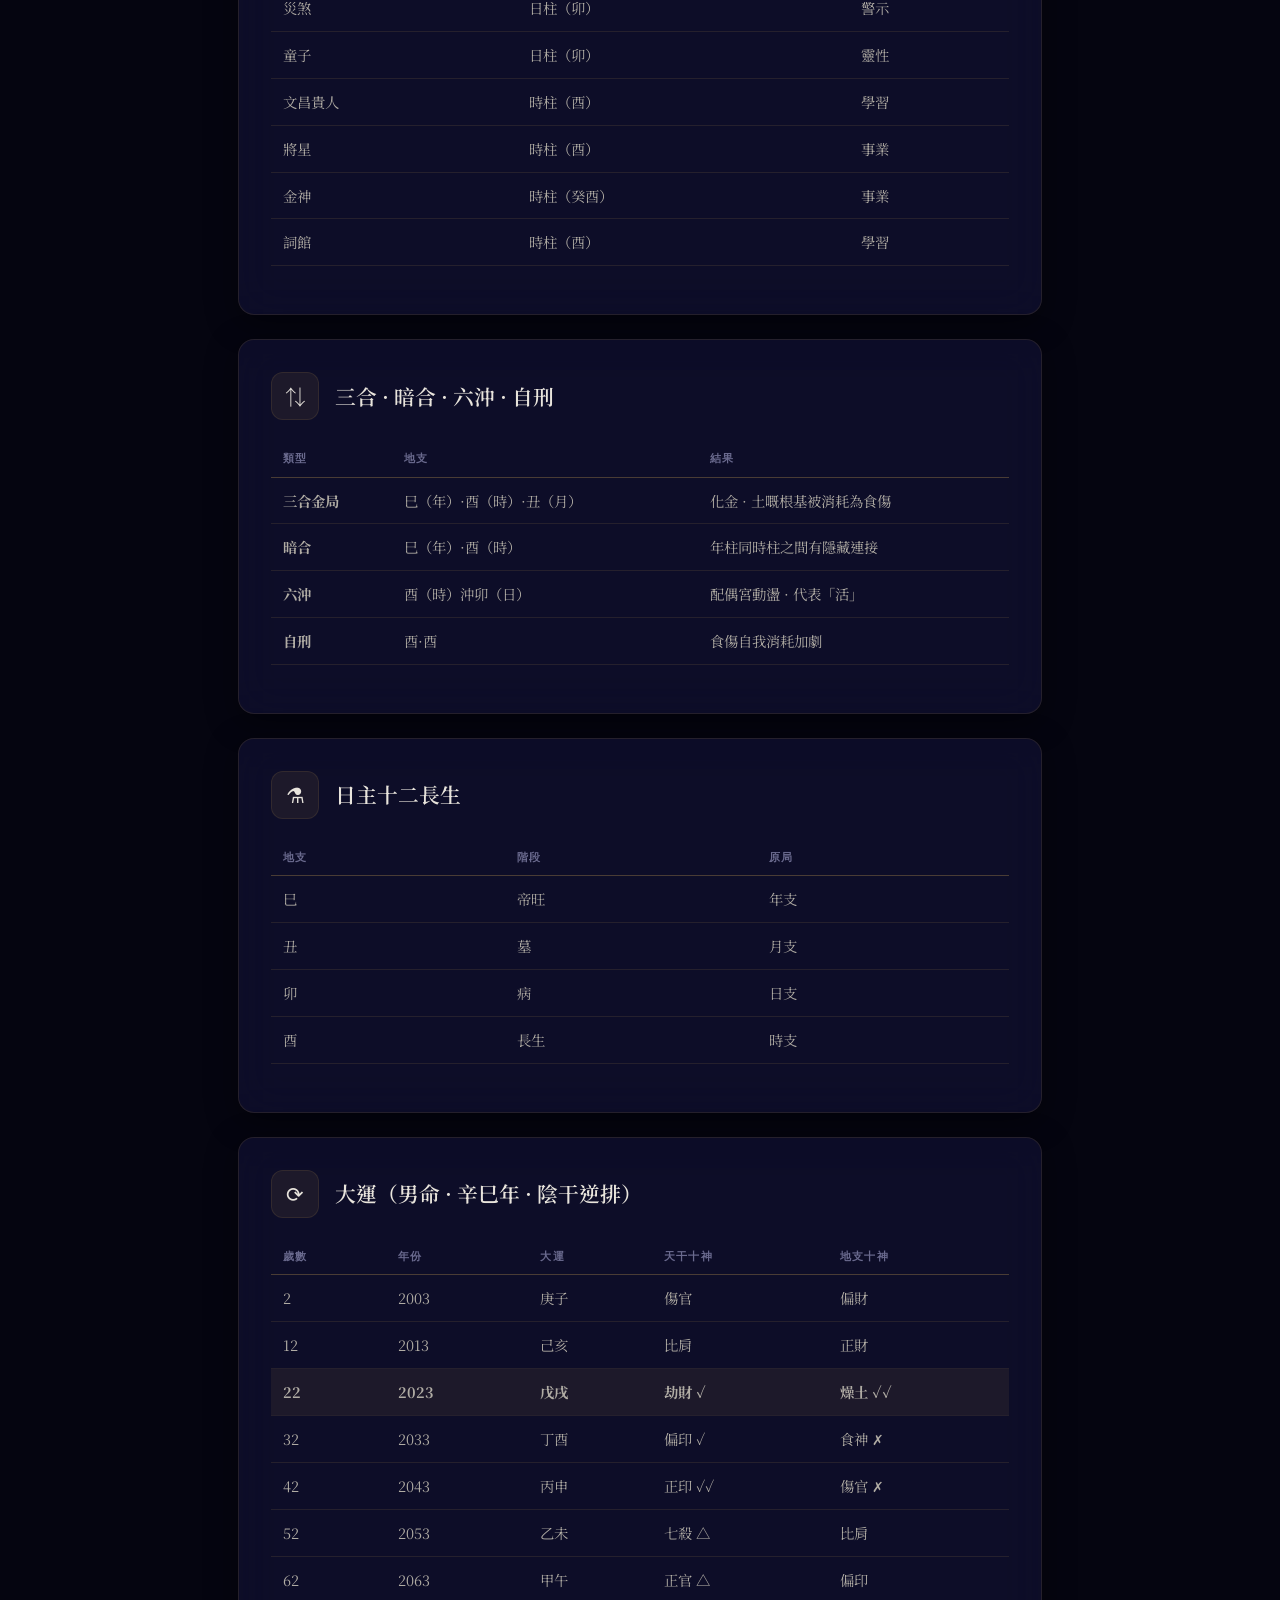
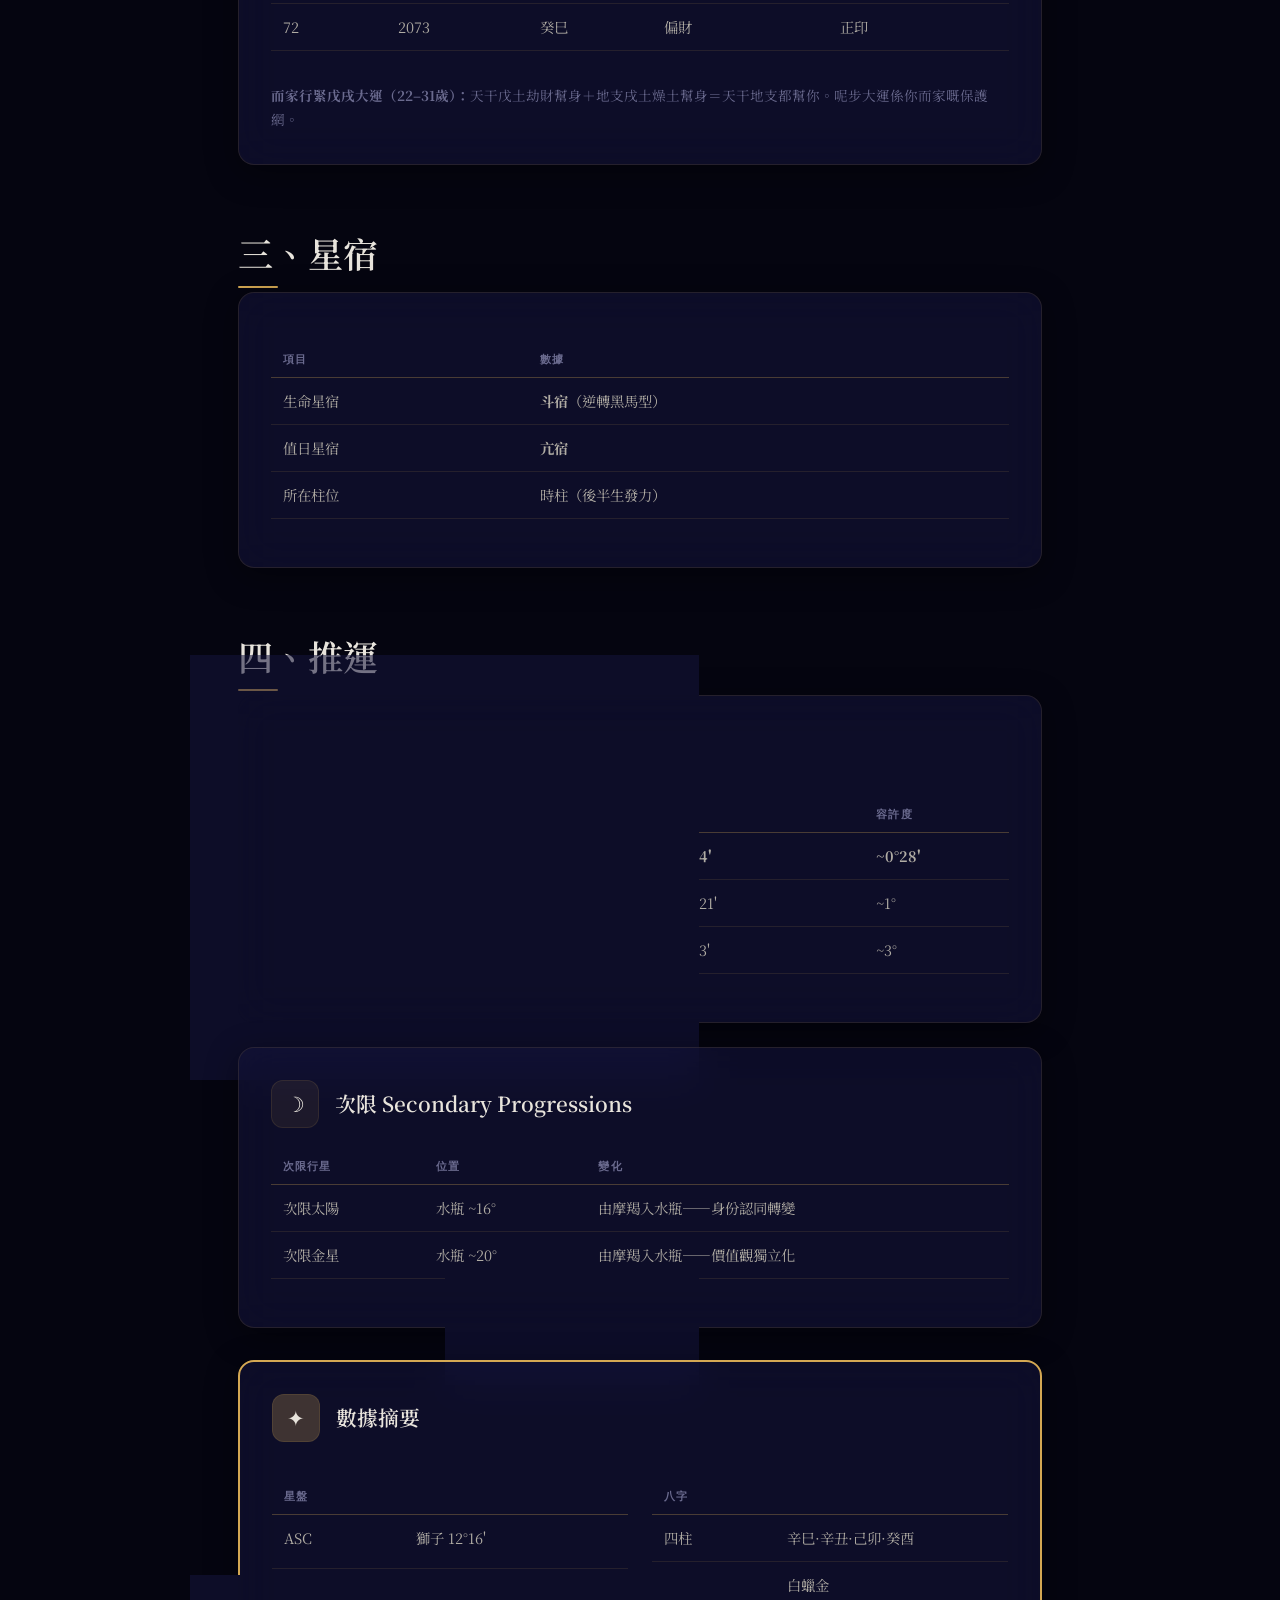
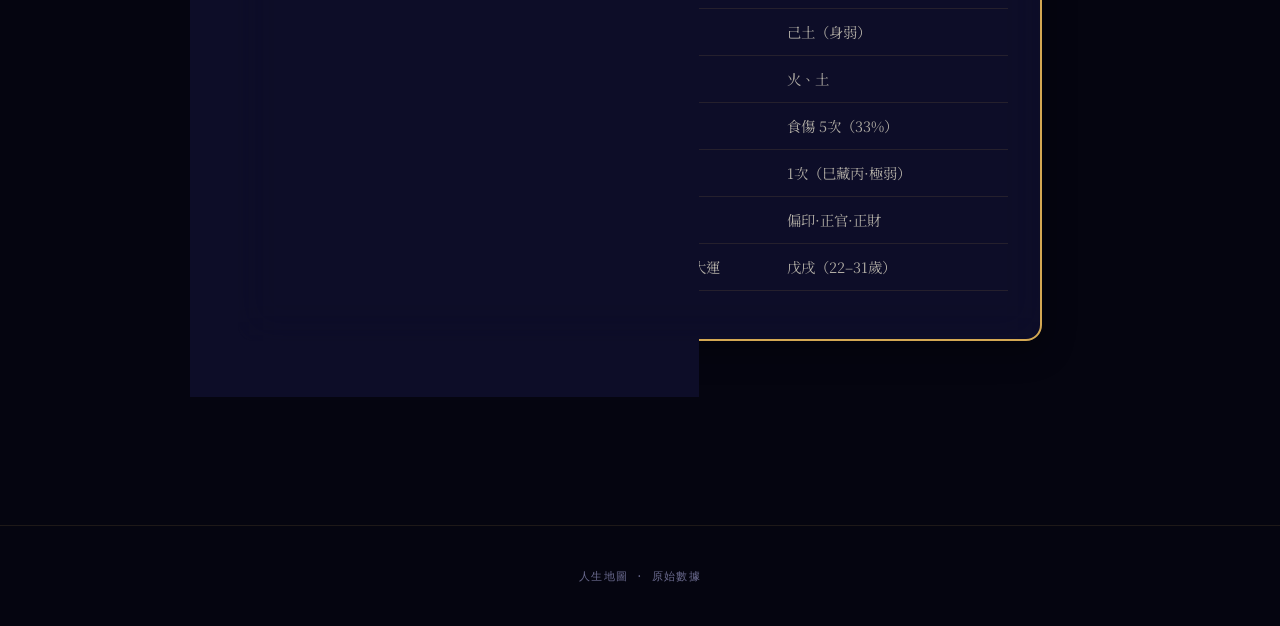
<file: data.html>
<!DOCTYPE html>
<html lang="zh-Hant" data-theme="dark">
<head>
  <meta charset="UTF-8">
  <meta name="viewport" content="width=device-width, initial-scale=1.0">
  <title>原始數據 · 人生地圖</title>
  <link rel="stylesheet" href="css/style.css">
</head>
<body>

  <div class="starfield"></div>

  <div class="gate" id="gate">
    <div class="gate-content">
      <div class="gate-symbol">&#x2726;</div>
      <div class="gate-title">人生地圖</div>
      <div class="gate-subtitle">輸入密碼以進入</div>
      <div class="gate-input-wrap">
        <input type="password" id="gateInput" class="gate-input" placeholder="······" autocomplete="off">
      </div>
      <button class="gate-btn" id="gateBtn">進入</button>
      <div class="gate-error-msg" id="gateError"></div>
    </div>
  </div>

  <div class="progress-bar" id="progressBar"></div>

  <nav class="nav">
    <a href="index.html" class="nav-logo">&#x2726; 人生地圖</a>
    <ul class="nav-links"></ul>
    <div class="nav-controls">
      <button class="theme-toggle" id="themeToggle" title="切換深淺色">&#x2600;</button>
      <button class="menu-toggle" id="menuToggle">
        <span></span><span></span><span></span>
      </button>
    </div>
  </nav>

  <div class="mobile-nav" id="mobileNav">
    <ul class="mobile-nav-links"></ul>
  </div>

  <div class="page-wrapper">
    <main class="main-content">
      <div class="container">

        <div class="page-header reveal">
          <div class="subtitle">RAW DATA</div>
          <h1>原始數據</h1>
        </div>

        <div class="tag-row reveal mb-32" style="justify-content:center;">
          <a href="#sec-astro" class="tag" style="cursor:pointer;">星盤</a>
          <a href="#sec-bazi" class="tag" style="cursor:pointer;">八字</a>
          <a href="#sec-xingxiu" class="tag" style="cursor:pointer;">星宿</a>
          <a href="#sec-prog" class="tag" style="cursor:pointer;">推運</a>
        </div>

        <!-- ======================== ASTROLOGY ======================== -->
        <div id="sec-astro" class="section-title reveal">一、星盤數據</div>
        <div class="section-subtitle reveal">Western Tropical · Placidus · 2002年1月11日 19:30 香港</div>

        <div class="card reveal">
          <div class="card-header">
            <div class="card-icon">&#x2641;</div>
            <div><div class="card-title">行星位置</div></div>
          </div>
          <table class="data-table">
            <thead><tr><th>行星</th><th>星座</th><th>度數</th><th>宮位</th><th>備註</th></tr></thead>
            <tbody>
              <tr><td>&#x2609; 太陽</td><td>摩羯</td><td>21°4'</td><td>6 宮</td><td>面 Face · 尊貴 1 分</td></tr>
              <tr><td>&#x263D; 月亮</td><td>射手</td><td>26°54'</td><td>5 宮</td><td>遊星 Peregrine · 尊貴 0 分</td></tr>
              <tr><td>&#x263F; 水星</td><td>水瓶</td><td>10°3'</td><td>6 宮</td><td>夜間風象三分 · 尊貴 3 分</td></tr>
              <tr><td>&#x2640; 金星</td><td>摩羯</td><td>20°21'</td><td>6 宮</td><td>灼傷 Combust · 距太陽 0°43'</td></tr>
              <tr><td>&#x2642; 火星</td><td>雙魚</td><td>24°33'</td><td>8 宮</td><td>夜間水象三分 · 尊貴 3 分</td></tr>
              <tr><td>&#x2643; 木星 &#x211E;</td><td>巨蟹</td><td>9°16'</td><td>11 宮</td><td>曜升 Exaltation · 尊貴 4 分（逆行打折~2分）</td></tr>
              <tr><td>&#x2644; 土星 &#x211E;</td><td>雙子</td><td>8°44'</td><td>10 宮</td><td>遊星 Peregrine · 尊貴 0 分</td></tr>
              <tr><td>&#x2645; 天王星</td><td>水瓶</td><td>22°58'</td><td>7 宮</td><td></td></tr>
              <tr><td>&#x2646; 海王星</td><td>水瓶</td><td>7°49'</td><td>6 宮</td><td>對分 ASC 4°27' · 四分 MC/IC 2°4'</td></tr>
              <tr><td>&#x2647; 冥王星</td><td>射手</td><td>16°24'</td><td>5 宮</td><td></td></tr>
            </tbody>
          </table>
        </div>

        <div class="card reveal">
          <div class="card-header">
            <div class="card-icon">&#x25B3;</div>
            <div><div class="card-title">四軸</div></div>
          </div>
          <table class="data-table">
            <thead><tr><th>軸點</th><th>星座</th><th>度數</th></tr></thead>
            <tbody>
              <tr><td>ASC</td><td>獅子</td><td>12°16'</td></tr>
              <tr><td>DSC</td><td>水瓶</td><td>12°16'</td></tr>
              <tr><td>MC</td><td>金牛</td><td>9°53'</td></tr>
              <tr><td>IC</td><td>天蠍</td><td>9°53'</td></tr>
            </tbody>
          </table>
        </div>

        <div class="card reveal">
          <div class="card-header">
            <div class="card-icon">&#x2731;</div>
            <div><div class="card-title">主要相位</div></div>
          </div>
          <div class="expandable">
            <button class="expandable-trigger"><span>合相</span><span class="chevron">&#x25BC;</span></button>
            <div class="expandable-content"><div class="expandable-inner">
              <table class="data-table">
                <thead><tr><th>A</th><th>B</th><th>容許度</th><th>備註</th></tr></thead>
                <tbody>
                  <tr><td>太陽（摩 21°）</td><td>金星（摩 20°）</td><td>0°43'</td><td>灼傷</td></tr>
                  <tr><td>水星（瓶 10°）</td><td>海王星（瓶 7°）</td><td>2°14'</td><td>思維帶直覺</td></tr>
                  <tr><td>水星（瓶 10°）</td><td>DSC（瓶 12°）</td><td>2°13'</td><td>一對一溝通強</td></tr>
                </tbody>
              </table>
            </div></div>
          </div>
          <div class="expandable">
            <button class="expandable-trigger"><span>四分相</span><span class="chevron">&#x25BC;</span></button>
            <div class="expandable-content"><div class="expandable-inner">
              <table class="data-table">
                <thead><tr><th>A</th><th>B</th><th>容許度</th><th>備註</th></tr></thead>
                <tbody>
                  <tr><td>月亮（射 26°）</td><td>火星（魚 24°）</td><td>2°21'</td><td>情感 vs 行動力</td></tr>
                  <tr><td>海王星（瓶 7°）</td><td>MC/IC</td><td>2°4'</td><td>事業＋家庭方向模糊</td></tr>
                </tbody>
              </table>
            </div></div>
          </div>
          <div class="expandable">
            <button class="expandable-trigger"><span>三分相</span><span class="chevron">&#x25BC;</span></button>
            <div class="expandable-content"><div class="expandable-inner">
              <table class="data-table">
                <thead><tr><th>A</th><th>B</th><th>容許度</th><th>備註</th></tr></thead>
                <tbody>
                  <tr><td>土星（雙 8°）</td><td>海王星（瓶 7°）</td><td>0°55'</td><td>全盤最 tight · 結構↔靈性暢通</td></tr>
                </tbody>
              </table>
            </div></div>
          </div>
          <div class="expandable">
            <button class="expandable-trigger"><span>其他相位</span><span class="chevron">&#x25BC;</span></button>
            <div class="expandable-content"><div class="expandable-inner">
              <table class="data-table">
                <thead><tr><th>A</th><th>B</th><th>相位</th><th>容許度</th></tr></thead>
                <tbody>
                  <tr><td>太陽（摩 21°）</td><td>火星（魚 24°）</td><td>六分相</td><td>3°29'</td></tr>
                  <tr><td>金星（摩 20°）</td><td>火星（魚 24°）</td><td>六分相</td><td>4°12'</td></tr>
                  <tr><td>海王星（瓶 7°）</td><td>ASC（獅 12°）</td><td>對分相</td><td>4°27'</td></tr>
                  <tr><td>水星（瓶 10°）</td><td>木星（蟹 9°）</td><td>梅花</td><td>0°47'</td></tr>
                </tbody>
              </table>
            </div></div>
          </div>
        </div>

        <div class="card reveal">
          <div class="card-header">
            <div class="card-icon">&#x269B;</div>
            <div><div class="card-title">先天尊貴</div></div>
          </div>
          <table class="data-table">
            <thead><tr><th>行星</th><th>星座</th><th>尊貴</th><th>分數</th></tr></thead>
            <tbody>
              <tr><td>木星 &#x211E;</td><td>巨蟹</td><td>曜升</td><td><strong>4 分</strong>（逆行打折~2分）</td></tr>
              <tr><td>火星</td><td>雙魚</td><td>夜間水象三分</td><td><strong>3 分</strong></td></tr>
              <tr><td>水星</td><td>水瓶</td><td>夜間風象三分</td><td><strong>3 分</strong></td></tr>
              <tr><td>太陽</td><td>摩羯</td><td>面 Face</td><td>1 分</td></tr>
              <tr><td>月亮</td><td>射手</td><td>—</td><td>0 分（Peregrine）</td></tr>
              <tr><td>金星</td><td>摩羯</td><td>灼傷</td><td>0 分</td></tr>
              <tr><td>土星 &#x211E;</td><td>雙子</td><td>—</td><td>0 分（Peregrine）</td></tr>
            </tbody>
          </table>
        </div>

        <div class="card reveal">
          <div class="card-header">
            <div class="card-icon">&#x25C8;</div>
            <div><div class="card-title">元素與模式</div></div>
          </div>
          <div style="display:grid; grid-template-columns:1fr 1fr; gap:24px;">
            <table class="data-table">
              <thead><tr><th>元素</th><th>%</th></tr></thead>
              <tbody>
                <tr><td>火</td><td>20%</td></tr>
                <tr><td>土</td><td>20%</td></tr>
                <tr><td><strong>風</strong></td><td><strong>40%</strong></td></tr>
                <tr><td>水</td><td>20%</td></tr>
              </tbody>
            </table>
            <table class="data-table">
              <thead><tr><th>模式</th><th>%</th></tr></thead>
              <tbody>
                <tr><td>開創</td><td>30%</td></tr>
                <tr><td>固定</td><td>30%</td></tr>
                <tr><td><strong>變動</strong></td><td><strong>40%</strong></td></tr>
              </tbody>
            </table>
          </div>
        </div>

        <div class="card reveal">
          <div class="card-header">
            <div class="card-icon">&#x21C4;</div>
            <div><div class="card-title">互溶與接納</div></div>
          </div>
          <table class="data-table">
            <thead><tr><th>類型</th><th>行星</th><th>機制</th></tr></thead>
            <tbody>
              <tr><td><strong>互溶</strong></td><td>月亮（射手）⟷ 木星（巨蟹）</td><td>雙向通道 · 情感↔信念</td></tr>
              <tr><td>接納</td><td>太陽 ← 土星（界）＋火星（曜升）</td><td>土星摩羯18-24°有界＋火星摩羯有曜升</td></tr>
              <tr><td>接納</td><td>月亮 ← 木星（入廟）＋火星（界）</td><td>木星射手入廟＋火星射手25-30°有界</td></tr>
            </tbody>
          </table>
        </div>

        <div class="card reveal">
          <div class="card-header">
            <div class="card-icon">&#x2708;</div>
            <div><div class="card-title">飛星圖</div></div>
          </div>
          <table class="data-table">
            <thead><tr><th>宮位</th><th>宮主</th><th>飛入</th></tr></thead>
            <tbody>
              <tr><td>1（獅子）</td><td>太陽</td><td>6 宮</td></tr>
              <tr><td>2（處女）</td><td>水星</td><td>6 宮</td></tr>
              <tr><td>3（天秤）</td><td>金星</td><td>6 宮</td></tr>
              <tr><td>4（天蠍）</td><td>冥王星</td><td>5 宮</td></tr>
              <tr><td>5（射手）</td><td>木星</td><td>11 宮</td></tr>
              <tr><td>6（摩羯）</td><td>土星</td><td>10 宮</td></tr>
              <tr><td>7（水瓶）</td><td>天王星</td><td>7 宮留守</td></tr>
              <tr><td>7（水瓶）</td><td>海王星</td><td>6 宮</td></tr>
              <tr><td>8（雙魚）</td><td>木星</td><td>11 宮</td></tr>
              <tr><td>9（白羊）</td><td>火星</td><td>8 宮</td></tr>
              <tr><td>10（金牛）</td><td>金星</td><td>6 宮</td></tr>
              <tr><td>11（雙子）</td><td>水星</td><td>6 宮</td></tr>
              <tr><td>12（巨蟹）</td><td>月亮</td><td>5 宮</td></tr>
            </tbody>
          </table>
          <p class="mt-32" style="font-size:0.85rem; color:var(--text-muted);">12 條飛星中 5 條入 6 宮 · 40% 能量被日常工作消耗</p>
        </div>

        <!-- ======================== BAZI ======================== -->
        <div id="sec-bazi" class="section-title reveal mt-32">二、八字數據</div>
        <div class="section-subtitle reveal">2002年1月11日 19:30 香港 · 男命 · 身弱喜火土</div>

        <div class="card reveal">
          <div class="card-header">
            <div class="card-icon">&#x2688;</div>
            <div><div class="card-title">四柱排盤</div></div>
          </div>
          <div class="pillars-visual">
            <div class="pillar">
              <div class="pillar-label">年柱</div>
              <div class="pillar-stem metal">辛</div>
              <div class="pillar-branch fire">巳</div>
              <div class="pillar-ten-god">食神</div>
            </div>
            <div class="pillar">
              <div class="pillar-label">月柱</div>
              <div class="pillar-stem metal">辛</div>
              <div class="pillar-branch earth">丑</div>
              <div class="pillar-ten-god">食神</div>
            </div>
            <div class="pillar highlight">
              <div class="pillar-label">日柱</div>
              <div class="pillar-stem earth">己</div>
              <div class="pillar-branch wood">卯</div>
              <div class="pillar-ten-god">日主</div>
            </div>
            <div class="pillar">
              <div class="pillar-label">時柱</div>
              <div class="pillar-stem water">癸</div>
              <div class="pillar-branch metal">酉</div>
              <div class="pillar-ten-god">偏財</div>
            </div>
          </div>
          <table class="data-table mt-32">
            <thead><tr><th></th><th>年</th><th>月</th><th>日</th><th>時</th></tr></thead>
            <tbody>
              <tr><td><strong>天干</strong></td><td>辛（陰金）</td><td>辛（陰金）</td><td><strong>己（陰土）</strong></td><td>癸（陰水）</td></tr>
              <tr><td><strong>地支</strong></td><td>巳（陰火）</td><td>丑（陰土）</td><td>卯（陰木）</td><td>酉（陰金）</td></tr>
              <tr><td><strong>藏干</strong></td><td>丙·庚·戊</td><td>己·癸·辛</td><td>乙</td><td>辛</td></tr>
              <tr><td><strong>支神</strong></td><td>正印·傷官·劫財</td><td>比肩·偏財·食神</td><td>七殺</td><td>食神</td></tr>
              <tr><td><strong>納音</strong></td><td>白蠟金</td><td>壁上土</td><td>城頭土</td><td>劍鋒金</td></tr>
              <tr><td><strong>空亡</strong></td><td>申酉</td><td>辰巳</td><td>申酉</td><td>戌亥</td></tr>
              <tr><td><strong>星運</strong></td><td>帝旺</td><td>墓</td><td>病</td><td>長生</td></tr>
              <tr><td><strong>自坐</strong></td><td>死</td><td>養</td><td>病</td><td>病</td></tr>
            </tbody>
          </table>
        </div>

        <div class="card reveal">
          <div class="card-header">
            <div class="card-icon">&#x2689;</div>
            <div><div class="card-title">十神統計</div></div>
          </div>
          <table class="data-table">
            <thead><tr><th>十神</th><th>次數</th><th>位置</th></tr></thead>
            <tbody>
              <tr><td><strong>食神（辛金）</strong></td><td><strong>4</strong></td><td>年干、月干、月支丑藏辛、時支酉</td></tr>
              <tr><td>偏財（癸水）</td><td>2</td><td>時干、月支丑藏癸</td></tr>
              <tr><td>傷官（庚金）</td><td>1</td><td>年支巳藏庚</td></tr>
              <tr><td>正印（丙火）</td><td>1</td><td>年支巳藏丙</td></tr>
              <tr><td>七殺（乙木）</td><td>1</td><td>日支卯藏乙（帝旺）</td></tr>
              <tr><td>比肩（己土）</td><td>1</td><td>月支丑藏己</td></tr>
              <tr><td>劫財（戊土）</td><td>1</td><td>年支巳藏戊</td></tr>
              <tr style="color:var(--text-muted);"><td>偏印（丁火）</td><td>0</td><td>完全缺席</td></tr>
              <tr style="color:var(--text-muted);"><td>正官（甲木）</td><td>0</td><td>完全缺席</td></tr>
              <tr style="color:var(--text-muted);"><td>正財（壬水）</td><td>0</td><td>完全缺席</td></tr>
            </tbody>
          </table>
          <p class="mt-32" style="font-size:0.85rem; color:var(--text-muted);">食傷合計 5 次（33%）· 正印只有 1 次且藏喺年支巳入面（極弱）· 偏印·正官·正財完全缺席</p>
        </div>

        <div class="card reveal">
          <div class="card-header">
            <div class="card-icon">&#x2736;</div>
            <div><div class="card-title">神煞</div></div>
          </div>
          <table class="data-table">
            <thead><tr><th>神煞</th><th>位置</th><th>類型</th></tr></thead>
            <tbody>
              <tr><td>驛馬</td><td>年柱（巳）</td><td>變動</td></tr>
              <tr><td>羊刃</td><td>年柱（巳）</td><td>力量</td></tr>
              <tr><td>學堂</td><td>年柱（巳）</td><td>學習</td></tr>
              <tr><td>國印</td><td>年柱（巳）</td><td>事業</td></tr>
              <tr><td>福星貴人</td><td>年柱（巳）</td><td>貴人</td></tr>
              <tr><td>華蓋</td><td>月柱（丑）</td><td>靈性</td></tr>
              <tr><td>太極貴人</td><td>月柱（丑）</td><td>靈性</td></tr>
              <tr><td>災煞</td><td>日柱（卯）</td><td>警示</td></tr>
              <tr><td>童子</td><td>日柱（卯）</td><td>靈性</td></tr>
              <tr><td>文昌貴人</td><td>時柱（酉）</td><td>學習</td></tr>
              <tr><td>將星</td><td>時柱（酉）</td><td>事業</td></tr>
              <tr><td>金神</td><td>時柱（癸酉）</td><td>事業</td></tr>
              <tr><td>詞館</td><td>時柱（酉）</td><td>學習</td></tr>
            </tbody>
          </table>
        </div>

        <div class="card reveal">
          <div class="card-header">
            <div class="card-icon">&#x21C5;</div>
            <div><div class="card-title">三合 · 暗合 · 六沖 · 自刑</div></div>
          </div>
          <table class="data-table">
            <thead><tr><th>類型</th><th>地支</th><th>結果</th></tr></thead>
            <tbody>
              <tr><td><strong>三合金局</strong></td><td>巳（年）·酉（時）·丑（月）</td><td>化金 · 土嘅根基被消耗為食傷</td></tr>
              <tr><td><strong>暗合</strong></td><td>巳（年）·酉（時）</td><td>年柱同時柱之間有隱藏連接</td></tr>
              <tr><td><strong>六沖</strong></td><td>酉（時）沖卯（日）</td><td>配偶宮動盪 · 代表「活」</td></tr>
              <tr><td><strong>自刑</strong></td><td>酉·酉</td><td>食傷自我消耗加劇</td></tr>
            </tbody>
          </table>
        </div>

        <div class="card reveal">
          <div class="card-header">
            <div class="card-icon">&#x2697;</div>
            <div><div class="card-title">日主十二長生</div></div>
          </div>
          <table class="data-table">
            <thead><tr><th>地支</th><th>階段</th><th>原局</th></tr></thead>
            <tbody>
              <tr><td>巳</td><td>帝旺</td><td>年支</td></tr>
              <tr><td>丑</td><td>墓</td><td>月支</td></tr>
              <tr><td>卯</td><td>病</td><td>日支</td></tr>
              <tr><td>酉</td><td>長生</td><td>時支</td></tr>
            </tbody>
          </table>
        </div>

        <div class="card reveal">
          <div class="card-header">
            <div class="card-icon">&#x27F3;</div>
            <div><div class="card-title">大運（男命 · 辛巳年 · 陰干逆排）</div></div>
          </div>
          <table class="data-table">
            <thead><tr><th>歲數</th><th>年份</th><th>大運</th><th>天干十神</th><th>地支十神</th></tr></thead>
            <tbody>
              <tr><td>2</td><td>2003</td><td>庚子</td><td>傷官</td><td>偏財</td></tr>
              <tr><td>12</td><td>2013</td><td>己亥</td><td>比肩</td><td>正財</td></tr>
              <tr style="background:var(--accent-dim);"><td><strong>22</strong></td><td><strong>2023</strong></td><td><strong>戊戌</strong></td><td><strong>劫財 ✓</strong></td><td><strong>燥土 ✓✓</strong></td></tr>
              <tr><td>32</td><td>2033</td><td>丁酉</td><td>偏印 ✓</td><td>食神 ✗</td></tr>
              <tr><td>42</td><td>2043</td><td>丙申</td><td>正印 ✓✓</td><td>傷官 ✗</td></tr>
              <tr><td>52</td><td>2053</td><td>乙未</td><td>七殺 △</td><td>比肩</td></tr>
              <tr><td>62</td><td>2063</td><td>甲午</td><td>正官 △</td><td>偏印</td></tr>
              <tr><td>72</td><td>2073</td><td>癸巳</td><td>偏財</td><td>正印</td></tr>
            </tbody>
          </table>
          <p class="mt-32" style="font-size:0.85rem; color:var(--text-muted);"><strong>而家行緊戊戌大運（22–31歲）：</strong>天干戊土劫財幫身＋地支戌土燥土幫身＝天干地支都幫你。呢步大運係你而家嘅保護網。</p>
        </div>

        <!-- ======================== STAR MANSIONS ======================== -->
        <div id="sec-xingxiu" class="section-title reveal mt-32">三、星宿</div>

        <div class="card reveal">
          <table class="data-table">
            <thead><tr><th>項目</th><th>數據</th></tr></thead>
            <tbody>
              <tr><td>生命星宿</td><td><strong>斗宿</strong>（逆轉黑馬型）</td></tr>
              <tr><td>值日星宿</td><td><strong>亢宿</strong></td></tr>
              <tr><td>所在柱位</td><td>時柱（後半生發力）</td></tr>
            </tbody>
          </table>
        </div>

        <!-- ======================== PROGRESSIONS ======================== -->
        <div id="sec-prog" class="section-title reveal mt-32">四、推運</div>

        <div class="card reveal">
          <div class="card-header">
            <div class="card-icon">&#x2609;</div>
            <div><div class="card-title">太陽弧 Solar Arc（2026 年）</div></div>
          </div>
          <table class="data-table">
            <thead><tr><th>推運</th><th>位置</th><th>合相本命</th><th>容許度</th></tr></thead>
            <tbody>
              <tr><td><strong>SA 月亮</strong></td><td>摩羯 ~21°</td><td><strong>本命太陽 21°4'</strong></td><td><strong>~0°28'</strong></td></tr>
              <tr><td>SA 月亮</td><td>摩羯 ~21°</td><td>本命金星 20°21'</td><td>~1°</td></tr>
              <tr><td>SA ASC</td><td>處女 ~7°</td><td>本命 MC 9°53'</td><td>~3°</td></tr>
            </tbody>
          </table>
        </div>

        <div class="card reveal">
          <div class="card-header">
            <div class="card-icon">&#x263D;</div>
            <div><div class="card-title">次限 Secondary Progressions</div></div>
          </div>
          <table class="data-table">
            <thead><tr><th>次限行星</th><th>位置</th><th>變化</th></tr></thead>
            <tbody>
              <tr><td>次限太陽</td><td>水瓶 ~16°</td><td>由摩羯入水瓶——身份認同轉變</td></tr>
              <tr><td>次限金星</td><td>水瓶 ~20°</td><td>由摩羯入水瓶——價值觀獨立化</td></tr>
            </tbody>
          </table>
        </div>

        <!-- ======================== SUMMARY ======================== -->
        <div class="card reveal mt-32" style="border-color:var(--accent); border-width:2px;">
          <div class="card-header">
            <div class="card-icon" style="background:var(--accent-glow);">&#x2726;</div>
            <div><div class="card-title">數據摘要</div></div>
          </div>
          <div style="display:grid; grid-template-columns:1fr 1fr; gap:24px;">
            <table class="data-table">
              <thead><tr><th colspan="2">星盤</th></tr></thead>
              <tbody>
                <tr><td>ASC</td><td>獅子 12°16'</td></tr>
                <tr><td>最強尊貴</td><td>木星曜升（4分）</td></tr>
                <tr><td>最弱尊貴</td><td>月亮遊星（0分）</td></tr>
                <tr><td>最強元素</td><td>風 40%</td></tr>
                <tr><td>最強模式</td><td>變動 40%</td></tr>
                <tr><td>最 tight 相位</td><td>土星三分海王星（0°55'）</td></tr>
                <tr><td>核心互溶</td><td>月亮射手⟷木星巨蟹</td></tr>
              </tbody>
            </table>
            <table class="data-table">
              <thead><tr><th colspan="2">八字</th></tr></thead>
              <tbody>
                <tr><td>四柱</td><td>辛巳·辛丑·己卯·癸酉</td></tr>
                <tr><td>納音</td><td>白蠟金</td></tr>
                <tr><td>日主</td><td>己土（身弱）</td></tr>
                <tr><td>喜用</td><td>火、土</td></tr>
                <tr><td>最旺</td><td>食傷 5次（33%）</td></tr>
                <tr><td>正印</td><td>1次（巳藏丙·極弱）</td></tr>
                <tr><td>缺席</td><td>偏印·正官·正財</td></tr>
                <tr><td>而家大運</td><td>戊戌（22–31歲）</td></tr>
              </tbody>
            </table>
          </div>
        </div>

      </div>
    </main>
    <footer class="footer"><p>人生地圖 · 原始數據</p></footer>
  </div>
  <script src="js/app.js"></script>
</body>
</html>
</file>
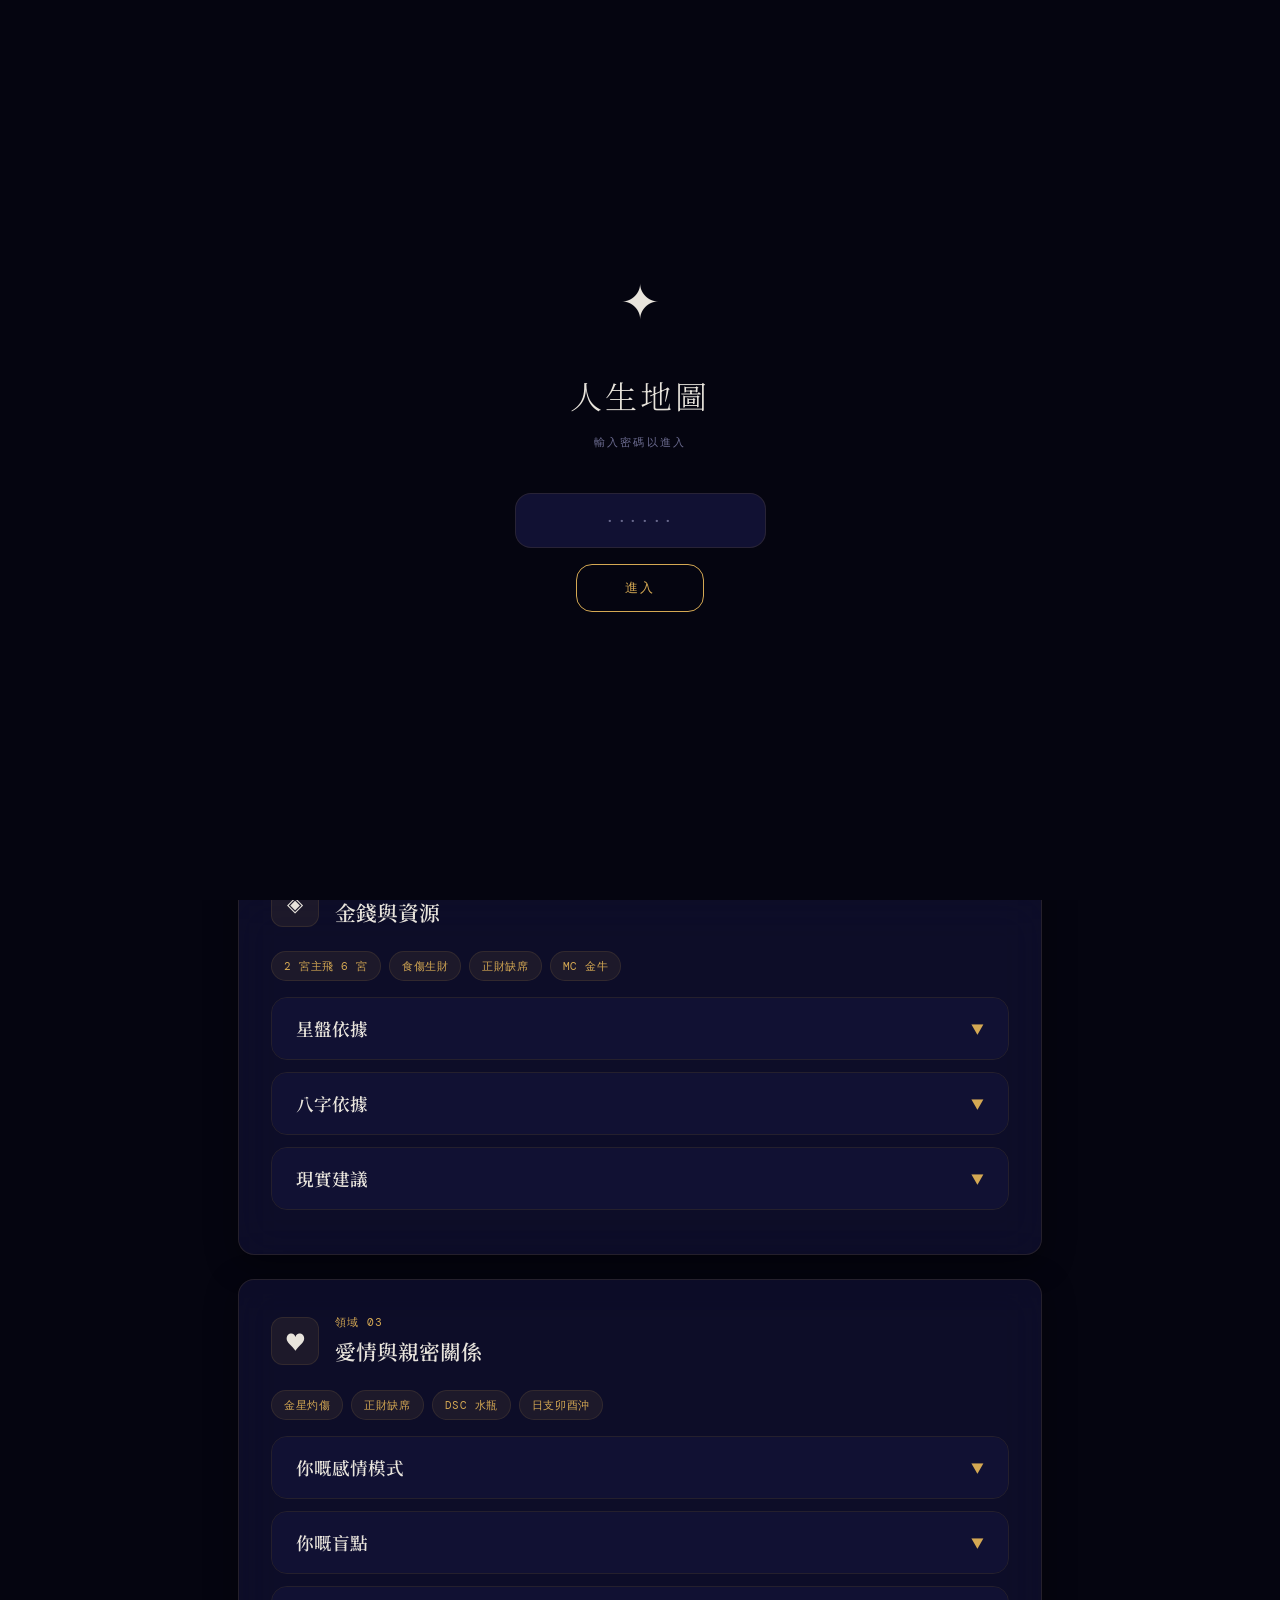
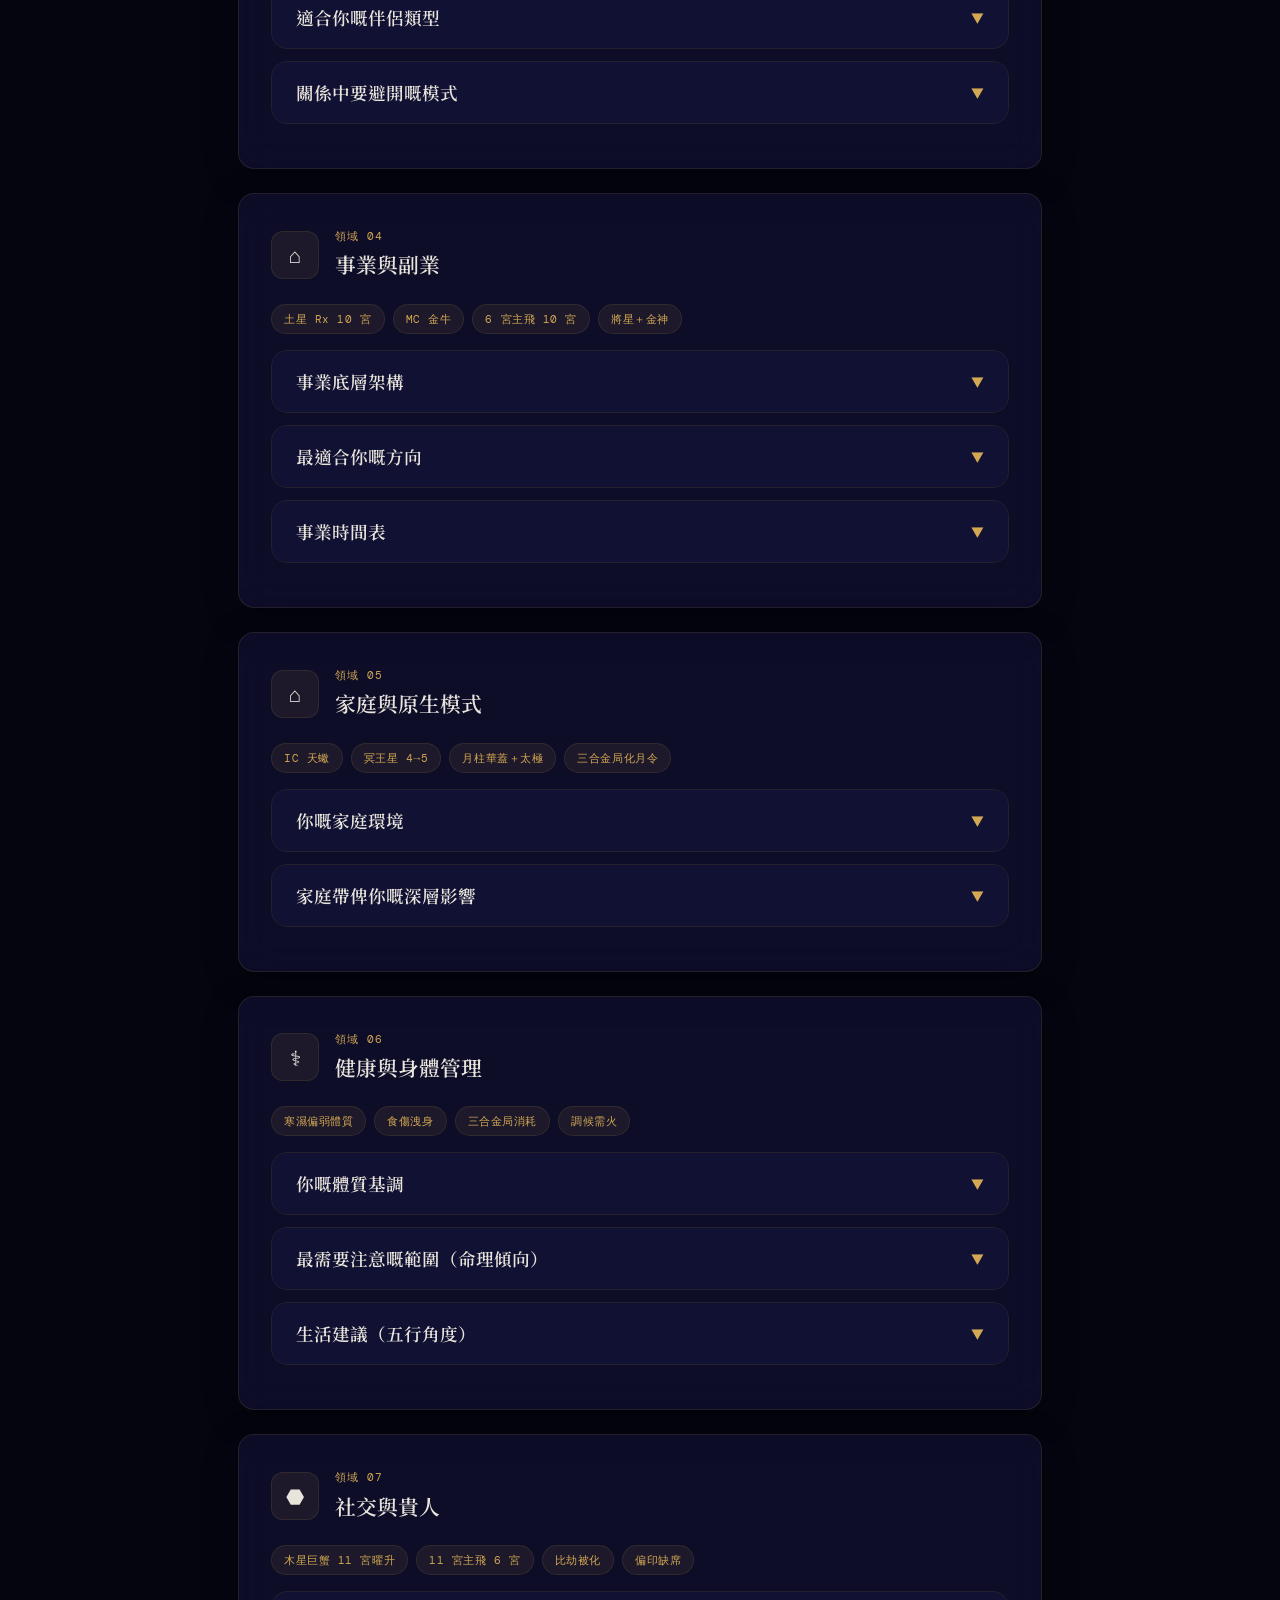
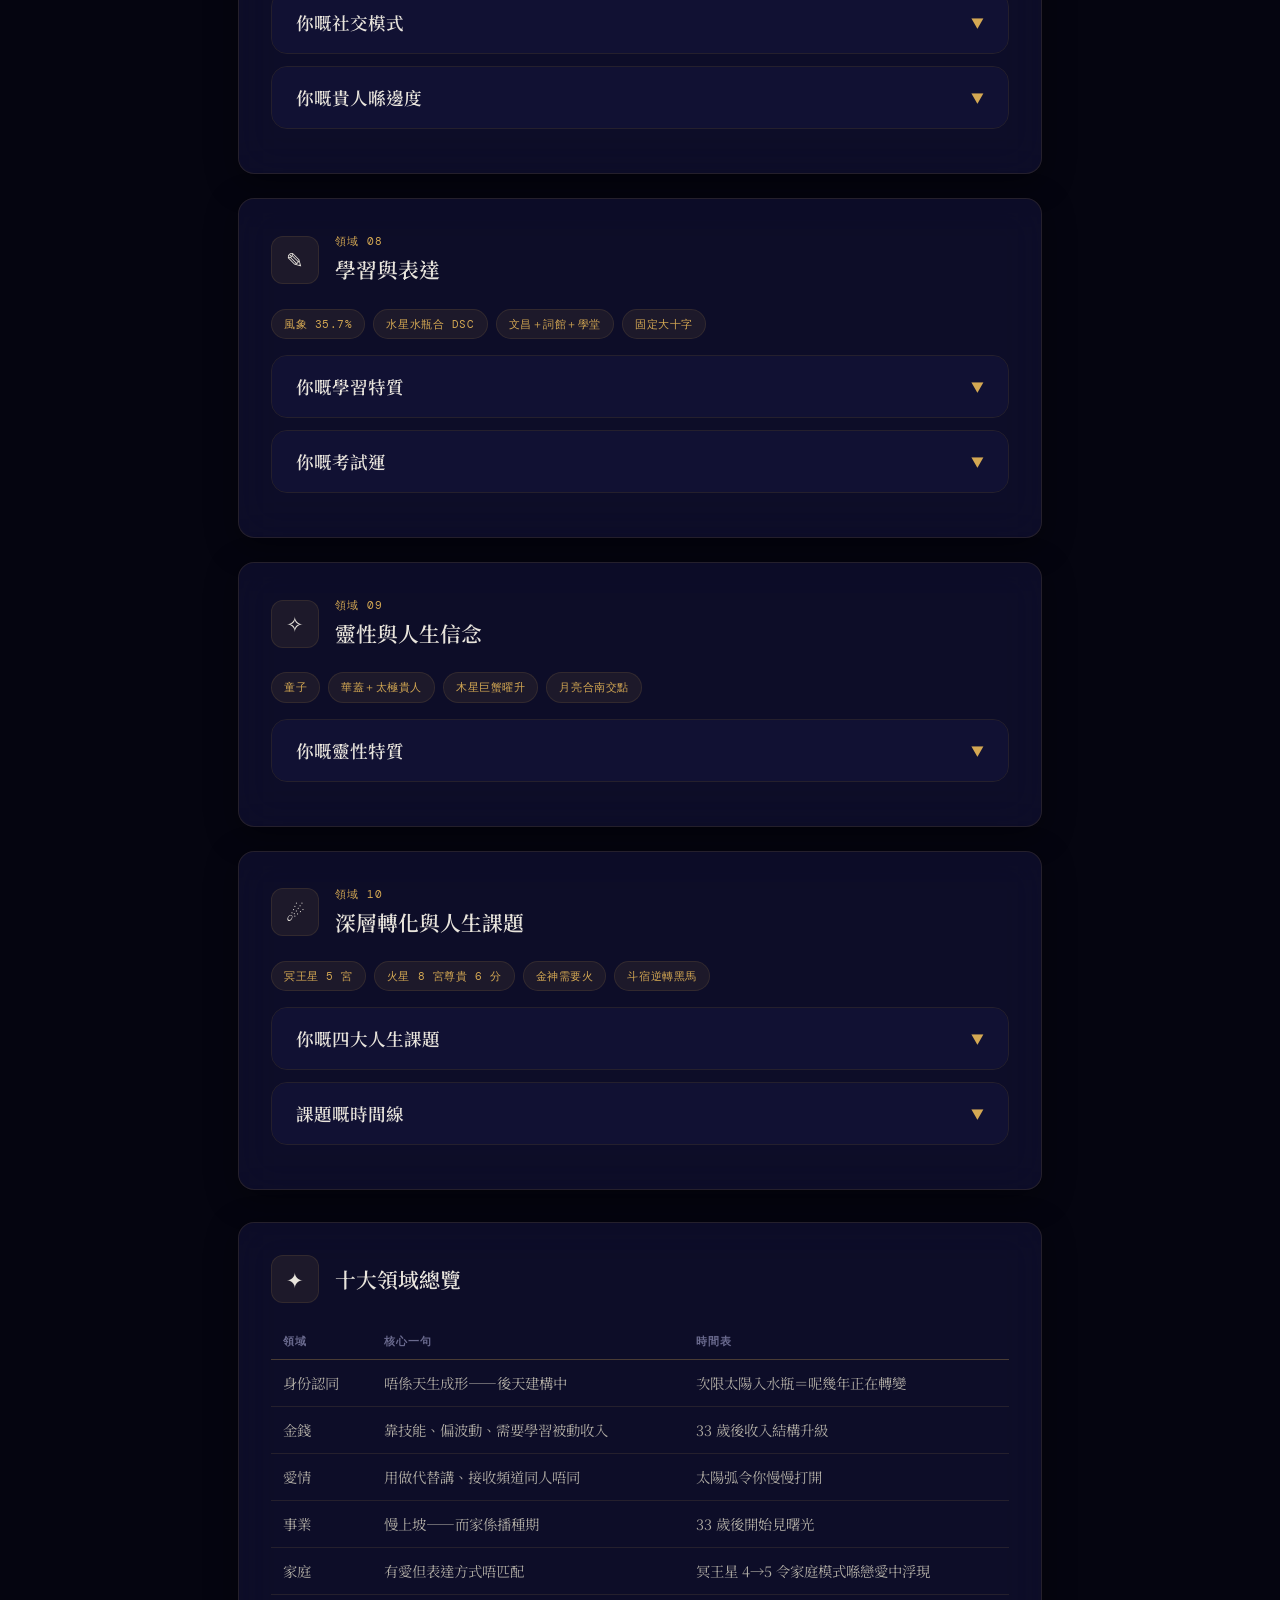
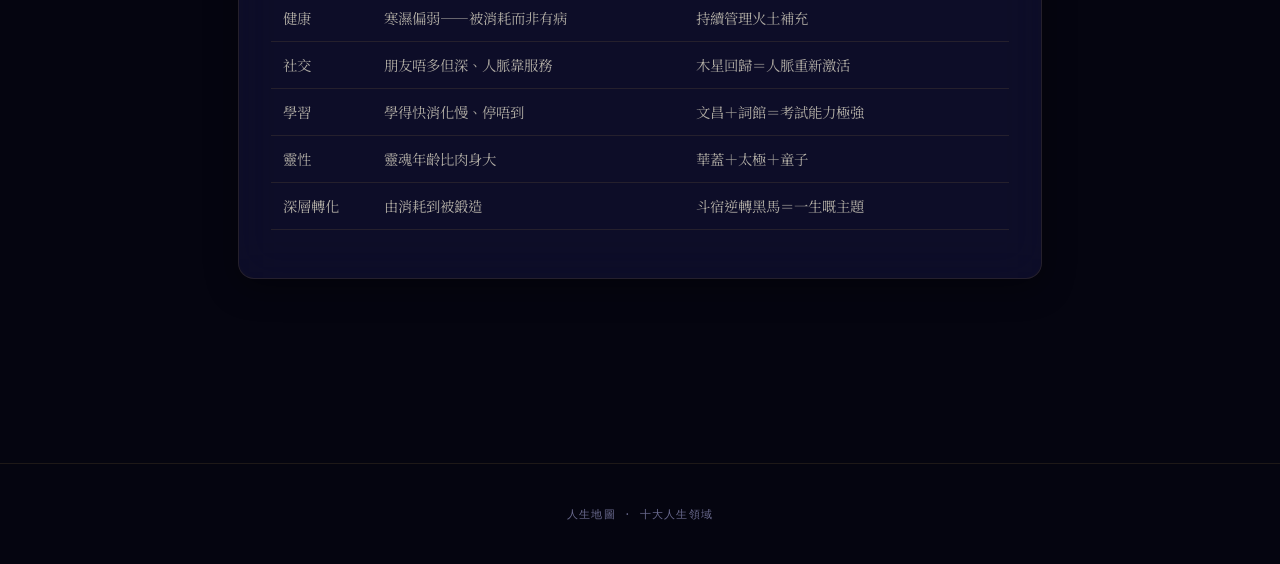
<file: domains.html>
<!DOCTYPE html>
<html lang="zh-Hant" data-theme="dark">
<head>
  <meta charset="UTF-8">
  <meta name="viewport" content="width=device-width, initial-scale=1.0">
  <title>十大領域 · 人生地圖</title>
  <link rel="stylesheet" href="css/style.css">
</head>
<body>

  <div class="starfield"></div>

  <div class="gate" id="gate">
    <div class="gate-content">
      <div class="gate-symbol">&#x2726;</div>
      <div class="gate-title">人生地圖</div>
      <div class="gate-subtitle">輸入密碼以進入</div>
      <div class="gate-input-wrap">
        <input type="password" id="gateInput" class="gate-input" placeholder="······" autocomplete="off">
      </div>
      <button class="gate-btn" id="gateBtn">進入</button>
      <div class="gate-error-msg" id="gateError"></div>
    </div>
  </div>

  <div class="progress-bar" id="progressBar"></div>

  <nav class="nav">
    <a href="index.html" class="nav-logo">&#x2726; 人生地圖</a>
    <ul class="nav-links">
      <li><a href="core.html">核心主題</a></li>
      <li><a href="gifts.html">天賦陰影</a></li>
      <li><a href="domains.html">十大領域</a></li>
      <li><a href="timeline.html">時間線</a></li>
      <li><a href="map.html">人生地圖</a></li>
    </ul>
    <div class="nav-controls">
      <button class="theme-toggle" id="themeToggle" title="切換深淺色">&#x2600;</button>
      <button class="menu-toggle" id="menuToggle">
        <span></span><span></span><span></span>
      </button>
    </div>
  </nav>

  <div class="mobile-nav" id="mobileNav">
    <ul class="mobile-nav-links">
      <li><a href="index.html">首頁</a></li>
      <li><a href="core.html">核心主題</a></li>
      <li><a href="gifts.html">天賦與陰影</a></li>
      <li><a href="domains.html">十大領域</a></li>
      <li><a href="timeline.html">時間線</a></li>
      <li><a href="map.html">人生地圖</a></li>
    </ul>
  </div>

  <div class="page-wrapper">
    <main class="main-content">
      <div class="container">

        <div class="page-header reveal">
          <div class="subtitle">TEN LIFE DOMAINS</div>
          <h1>十大人生領域</h1>
        </div>

        <!-- Quick Nav -->
        <div class="tag-row reveal mb-32" style="justify-content: center;">
          <a href="#d1" class="tag" style="cursor:pointer;">1 身份</a>
          <a href="#d2" class="tag" style="cursor:pointer;">2 金錢</a>
          <a href="#d3" class="tag" style="cursor:pointer;">3 愛情</a>
          <a href="#d4" class="tag" style="cursor:pointer;">4 事業</a>
          <a href="#d5" class="tag" style="cursor:pointer;">5 家庭</a>
          <a href="#d6" class="tag" style="cursor:pointer;">6 健康</a>
          <a href="#d7" class="tag" style="cursor:pointer;">7 社交</a>
          <a href="#d8" class="tag" style="cursor:pointer;">8 學習</a>
          <a href="#d9" class="tag" style="cursor:pointer;">9 靈性</a>
          <a href="#d10" class="tag" style="cursor:pointer;">10 轉化</a>
        </div>

        <!-- ======================== DOMAIN 1 ======================== -->
        <div id="d1" class="card reveal delay-1">
          <div class="card-header">
            <div class="card-icon">&#x2726;</div>
            <div>
              <div class="card-number">領域 01</div>
              <div class="card-title">身份認同</div>
            </div>
          </div>

          <div class="tag-row">
            <span class="tag">ASC 獅子</span>
            <span class="tag">太陽 1 分</span>
            <span class="tag">日主己土孤立</span>
          </div>

          <div class="expandable">
            <button class="expandable-trigger">
              <span>星盤依據</span>
              <span class="chevron">&#x25BC;</span>
            </button>
            <div class="expandable-content">
              <div class="expandable-inner">
                <p><strong>ASC 獅子 12°16'</strong> — 外在想被見到、想被肯定。但 ASC 宮主星太陽摩羯 6 宮尊貴只有 1 分（全盤最低）——外表有氣勢，內在「我 OK」感唔穩。</p>
                <p class="mt-32"><strong>太陽被金星（界）同火星（曜升）接納</strong> — 雖然太陽弱但有外援。你嘅自我價值可以透過「做事」（火星）同「被人欣賞」（金星）嚟慢慢建立。</p>
                <p class="mt-32"><strong>次限太陽已經入水瓶 15°49'</strong> — 你嘅身份認同正經歷由「傳統責任」轉向「有自己一套」嘅轉變。呢個轉變大概喺你 22–23 歲開始。</p>
              </div>
            </div>
          </div>

          <div class="expandable">
            <button class="expandable-trigger">
              <span>八字依據</span>
              <span class="chevron">&#x25BC;</span>
            </button>
            <div class="expandable-content">
              <div class="expandable-inner">
                <p><strong>日主己土——天干零印星零比劫</strong> — 日主孤立。你嘅「我」喺天干層面冇任何同伴同保護。</p>
                <p class="mt-32"><strong>己土生丑月（冬月濕土）</strong> — 有形但冇溫度。你嘅存在感好強（土＝有份量），但溫暖感好弱（凍＋濕）。</p>
                <p class="mt-32"><strong>食傷 5 次代替印星</strong> — 你嘅身份定義方式係「我識做咩」而唔係「我係咩」。你用「不停產出」嚟證明自己存在。</p>
              </div>
            </div>
          </div>

          <div class="expandable">
            <button class="expandable-trigger">
              <span>現實建議</span>
              <span class="chevron">&#x25BC;</span>
            </button>
            <div class="expandable-content">
              <div class="expandable-inner">
                <p><strong>由「我識做咩所以有價值」轉向「我存在就已經有價值」。</strong></p>
                <p class="mt-32">次限太陽入水瓶會自然帶你行呢條路——但過程好慢。你要學識：你嘅價值唔係你嘅產出。如果有一日你做唔到嘢（病咗、失敗、停低），你嘅「我 OK」感會跌——但呢個唔係事實，只係你嘅食傷喺度講嘢。</p>
              </div>
            </div>
          </div>
        </div>

        <!-- ======================== DOMAIN 2 ======================== -->
        <div id="d2" class="card reveal delay-2">
          <div class="card-header">
            <div class="card-icon">&#x25C8;</div>
            <div>
              <div class="card-number">領域 02</div>
              <div class="card-title">金錢與資源</div>
            </div>
          </div>

          <div class="tag-row">
            <span class="tag">2 宮主飛 6 宮</span>
            <span class="tag">食傷生財</span>
            <span class="tag">正財缺席</span>
            <span class="tag">MC 金牛</span>
          </div>

          <div class="expandable">
            <button class="expandable-trigger">
              <span>星盤依據</span>
              <span class="chevron">&#x25BC;</span>
            </button>
            <div class="expandable-content">
              <div class="expandable-inner">
                <p><strong>2 宮處女——宮主星水星飛入 6 宮（水瓶 10°03'）</strong> — 賺錢方式＝靠日常技能同資訊處理。水星同時係 2 宮主同 11 宮主＝人脈同財務用同一把鎖匙開。</p>
                <p class="mt-32"><strong>水星合 DSC（2°13'）</strong> — 財務同一對一嘅關係有直接關聯。你可能透過合作賺錢。</p>
                <p class="mt-32"><strong>MC 金牛——宮主星金星灼傷</strong> — 事業目標帶有物質安全感嘅需求，但獲得過程比一般人辛苦。</p>
                <p class="mt-32"><strong>海王星 6 宮四分 MC/IC</strong> — 日常開支中有「模糊性」——你可能唔知錢去咗邊。</p>
              </div>
            </div>
          </div>

          <div class="expandable">
            <button class="expandable-trigger">
              <span>八字依據</span>
              <span class="chevron">&#x25BC;</span>
            </button>
            <div class="expandable-content">
              <div class="expandable-inner">
                <p><strong>偏財（癸水）透干時柱</strong> — 「非正統」嘅收入方式。你嘅收入可能唔止係固定月薪——可能有額外項目、合作收入、或者服務費。</p>
                <p class="mt-32"><strong>正財（壬水）完全缺席</strong> — 冇「穩定積累」嘅本能模式。你嘅收入偏「活水」（食傷生財＝不停產出先至有）而唔係「水塘」（慢慢儲）。</p>
                <p class="mt-32"><strong>日主己土身弱 hold 唔住偏財</strong> — 賺到但留唔到。就好似一個杯有個窿，水不停漏。</p>
              </div>
            </div>
          </div>

          <div class="expandable">
            <button class="expandable-trigger">
              <span>現實建議</span>
              <span class="chevron">&#x25BC;</span>
            </button>
            <div class="expandable-content">
              <div class="expandable-inner">
                <table class="data-table">
                  <thead>
                    <tr><th>策略</th><th>具體做法</th></tr>
                  </thead>
                  <tbody>
                    <tr>
                      <td>技能型收入為主</td>
                      <td>繼續深耕專業——每多一個牌、每多一年資歷，收入基礎就更加穩固</td>
                    </tr>
                    <tr>
                      <td>發展副收入</td>
                      <td>教學、寫專業文章、做顧問——用同一套技能但用唔同形式輸出。唔需要額外學新嘢</td>
                    </tr>
                    <tr>
                      <td>定期儲蓄</td>
                      <td>正財缺席＝冇穩定積累模式，要靠人為建立。由每月儲一個小金額開始——唔使多但要規律</td>
                    </tr>
                    <tr>
                      <td>記帳一個月</td>
                      <td>海王星 6 宮＋正財缺席＝開支模糊。記一次帳嘅目的唔係慳錢——而係「睇到」錢去咗邊</td>
                    </tr>
                    <tr>
                      <td>唔好高風險投資</td>
                      <td>2 宮處女保守型＋海王星四分 MC/IC＝財務中有模糊風險。最安全嘅策略係穩打穩紮</td>
                    </tr>
                  </tbody>
                </table>
              </div>
            </div>
          </div>
        </div>

        <!-- ======================== DOMAIN 3 ======================== -->
        <div id="d3" class="card reveal delay-3">
          <div class="card-header">
            <div class="card-icon">&#x2665;</div>
            <div>
              <div class="card-number">領域 03</div>
              <div class="card-title">愛情與親密關係</div>
            </div>
          </div>

          <div class="tag-row">
            <span class="tag">金星灼傷</span>
            <span class="tag">正財缺席</span>
            <span class="tag">DSC 水瓶</span>
            <span class="tag">日支卯酉沖</span>
          </div>

          <div class="expandable">
            <button class="expandable-trigger">
              <span>你嘅感情模式</span>
              <span class="chevron">&#x25BC;</span>
            </button>
            <div class="expandable-content">
              <div class="expandable-inner">
                <table class="data-table">
                  <thead>
                    <tr><th>模式</th><th>星盤機制</th><th>八字機制</th></tr>
                  </thead>
                  <tbody>
                    <tr>
                      <td>用「做」代替「講」</td>
                      <td>金星灼傷＝語言表達唔到深層感受</td>
                      <td>食傷極旺但正財缺席＝用產出代替表達</td>
                    </tr>
                    <tr>
                      <td>距離感唔係唔愛</td>
                      <td>DSC 水瓶＋天王星 7 宮＝需要空間</td>
                      <td>比劫被化＋日主孤立＝獨處係你嘅 default</td>
                    </tr>
                    <tr>
                      <td>接收唔到關心</td>
                      <td>金星灼傷＝接收端被遮蔽</td>
                      <td>正財缺席＝冇「被愛」嘅接收頻道</td>
                    </tr>
                    <tr>
                      <td>戀愛中帶入家庭模式</td>
                      <td>冥王星 4→5 飛星</td>
                      <td>月柱華蓋＋太極＝成長環境塑造情感模式</td>
                    </tr>
                  </tbody>
                </table>
              </div>
            </div>
          </div>

          <div class="expandable">
            <button class="expandable-trigger">
              <span>你嘅盲點</span>
              <span class="chevron">&#x25BC;</span>
            </button>
            <div class="expandable-content">
              <div class="expandable-inner">
                <p><strong>你以為「做嘢」就係「愛」</strong> — 食傷生財模式令你覺得「我幫你搞掂嘢」等於「我愛你」。但有時對方需要嘅唔係你幫佢搞掂嘢——而係你企喺度。</p>
                <p class="mt-32"><strong>你以為「唔需要人」係「獨立」</strong> — 水瓶星群＋比劫被化＝你好自然咁覺得自己一個人冇問題。但你嘅太陽弱＋日主孤立代表你其實好需要人——只係你唔識承認。</p>
                <p class="mt-32"><strong>你以為「距離」等於「安全」</strong> — 日支被沖＋DSC 水瓶＝你會自然咁拉開距離。但距離帶嚟嘅安全感係假嘅——真正嘅安全感嚟自「有人喺度但我唔使驚」。</p>
              </div>
            </div>
          </div>

          <div class="expandable">
            <button class="expandable-trigger">
              <span>適合你嘅伴侶類型</span>
              <span class="chevron">&#x25BC;</span>
            </button>
            <div class="expandable-content">
              <div class="expandable-inner">
                <table class="data-table">
                  <thead>
                    <tr><th>特質</th><th>原因</th></tr>
                  </thead>
                  <tbody>
                    <tr>
                      <td>用行動而唔係語言表達</td>
                      <td>你嘅接收天線對語言式關心唔敏感——但對行動式關心會慢慢感受到</td>
                    </tr>
                    <tr>
                      <td>俾空間但唔消失</td>
                      <td>你需要空間（DSC 水瓶）但同時需要知道「人喺度」（日主孤立）</td>
                    </tr>
                    <tr>
                      <td>有深度而唔係表面</td>
                      <td>冥王星 5 宮＋七殺帝旺＝你需要一個有份量嘅人</td>
                    </tr>
                    <tr>
                      <td>主動但唔控制</td>
                      <td>獅子 ASC＝你需要被主動選擇。但正官缺席＝你唔鍾意被管</td>
                    </tr>
                    <tr>
                      <td>有自己嘅世界</td>
                      <td>水瓶星群＋華蓋＝你自己都需要空間。對方冇自己嘅世界你會覺得壓力好大</td>
                    </tr>
                  </tbody>
                </table>
              </div>
            </div>
          </div>

          <div class="expandable">
            <button class="expandable-trigger">
              <span>關係中要避開嘅模式</span>
              <span class="chevron">&#x25BC;</span>
            </button>
            <div class="expandable-content">
              <div class="expandable-inner">
                <p><strong>「佢冇講所以我冇事」</strong> — 你嘅固定大十字＋食傷極旺令你唔會主動講。你冇講唔代表冇事——可能代表你有好多事但講唔出。</p>
                <p class="mt-32"><strong>「等佢開口」</strong> — 你唔會開口。你嘅伴侶要明白呢一點。但你自己都要明白：有時開口唔係弱——而係俾對方一個機會走近你。</p>
                <p class="mt-32"><strong>「彈開然後收得更埋」</strong> — 你嘅金星灼傷被觸發嗰陣你會彈開。呢個係正常嘅防禦反應——但你要知道呢個反應唔代表對方做錯咗嘢。</p>
              </div>
            </div>
          </div>
        </div>

        <!-- ======================== DOMAIN 4 ======================== -->
        <div id="d4" class="card reveal delay-4">
          <div class="card-header">
            <div class="card-icon">&#x2302;</div>
            <div>
              <div class="card-number">領域 04</div>
              <div class="card-title">事業與副業</div>
            </div>
          </div>

          <div class="tag-row">
            <span class="tag">土星 Rx 10 宮</span>
            <span class="tag">MC 金牛</span>
            <span class="tag">6 宮主飛 10 宮</span>
            <span class="tag">將星＋金神</span>
          </div>

          <div class="expandable">
            <button class="expandable-trigger">
              <span>事業底層架構</span>
              <span class="chevron">&#x25BC;</span>
            </button>
            <div class="expandable-content">
              <div class="expandable-inner">
                <p><strong>MC 金牛 9°53'</strong> — 你嘅事業目標＝「穩定、有形、可見嘅成就」。你嘅事業理想唔係做 CEO——而係「喺一個領域入面做到有份量、有口碑、被人尊重」。</p>
                <p class="mt-32"><strong>10 宮主金星飛入 6 宮（灼傷）</strong> — 事業嘅守護星被壓。有才華但使唔出。你嘅事業發展比一般人辛苦，但唔代表冇發展。</p>
                <p class="mt-32"><strong>土星 Rx 10 宮（雙子）</strong> — 事業慢但穩。你要靠自己慢慢建立——冇人幫你開路。</p>
                <p class="mt-32"><strong>6 宮超重</strong> — 所有能量流向日常工作。12 條飛星 5 條入 6 宮＝你嘅所有人生議題都會變成工作。</p>
              </div>
            </div>
          </div>

          <div class="expandable">
            <button class="expandable-trigger">
              <span>最適合你嘅方向</span>
              <span class="chevron">&#x25BC;</span>
            </button>
            <div class="expandable-content">
              <div class="expandable-inner">
                <table class="data-table">
                  <thead>
                    <tr><th>方向</th><th>依據</th><th>時間</th></tr>
                  </thead>
                  <tbody>
                    <tr>
                      <td>專業深耕</td>
                      <td>6 宮主飛 10 宮＋食傷生財＋文昌＋國印＋學堂＋金神</td>
                      <td>而家開始</td>
                    </tr>
                    <tr>
                      <td>技術型管理</td>
                      <td>將星（時柱）＋金神＋土星 10 宮</td>
                      <td>33–43 歲開始轉</td>
                    </tr>
                    <tr>
                      <td>行業教學</td>
                      <td>6 宮超重＋11 宮主飛 6 宮＋文昌＋詞館</td>
                      <td>考到牌之後</td>
                    </tr>
                    <tr>
                      <td>專業寫作</td>
                      <td>水星合 DSC＋海王星 6 宮＋詞館＋食神＋華蓋</td>
                      <td>隨時可以開始副業</td>
                    </tr>
                  </tbody>
                </table>
              </div>
            </div>
          </div>

          <div class="expandable">
            <button class="expandable-trigger">
              <span>事業時間表</span>
              <span class="chevron">&#x25BC;</span>
            </button>
            <div class="expandable-content">
              <div class="expandable-inner">
                <div class="timeline">
                  <div class="timeline-item">
                    <div class="timeline-dot"></div>
                    <div class="timeline-year">而家（20 出頭）</div>
                    <div class="timeline-title">播種期</div>
                    <div class="timeline-desc">打基礎——最辛苦、最消耗、但最關鍵。每日嘅工作都係事業嘅積累。</div>
                  </div>
                  <div class="timeline-item">
                    <div class="timeline-dot"></div>
                    <div class="timeline-year">33 歲後 · 丙申大運</div>
                    <div class="timeline-title">曙光期</div>
                    <div class="timeline-desc">正印到位——專業認證帶嚟收入升級。有人賞識、保護力增加。</div>
                  </div>
                  <div class="timeline-item">
                    <div class="timeline-dot"></div>
                    <div class="timeline-year">43 歲後 · 乙未大運</div>
                    <div class="timeline-title">穩固期</div>
                    <div class="timeline-desc">殺印相生＋燥土幫身。事業穩固，斗宿嘅逆轉開始明顯。</div>
                  </div>
                  <div class="timeline-item">
                    <div class="timeline-dot"></div>
                    <div class="timeline-year">53 歲後 · 甲午大運</div>
                    <div class="timeline-title">巔峰期</div>
                    <div class="timeline-desc">金神被火鍛造成器。正官＋火＝用神大到位。你嘅事業版圖完全展開。</div>
                  </div>
                </div>
              </div>
            </div>
          </div>
        </div>

        <!-- ======================== DOMAIN 5 ======================== -->
        <div id="d5" class="card reveal delay-5">
          <div class="card-header">
            <div class="card-icon">&#x2302;</div>
            <div>
              <div class="card-number">領域 05</div>
              <div class="card-title">家庭與原生模式</div>
            </div>
          </div>

          <div class="tag-row">
            <span class="tag">IC 天蠍</span>
            <span class="tag">冥王星 4→5</span>
            <span class="tag">月柱華蓋＋太極</span>
            <span class="tag">三合金局化月令</span>
          </div>

          <div class="expandable">
            <button class="expandable-trigger">
              <span>你嘅家庭環境</span>
              <span class="chevron">&#x25BC;</span>
            </button>
            <div class="expandable-content">
              <div class="expandable-inner">
                <p><strong>IC 天蠍 9°53'</strong> — 你嘅家庭根源帶有「深度、秘密、轉化」嘅特質。你嘅屋企唔係「表面簡單」嗰種——入面有深度嘅嘢。</p>
                <p class="mt-32"><strong>冥王星 4→5 飛星</strong> — 家庭能量飛入戀愛。你喺戀愛中會帶入家庭模式——你對伴侶嘅某啲反應其實係你對屋企人嘅反應嘅投射。</p>
                <p class="mt-32"><strong>月柱丑帶華蓋＋太極貴人</strong> — 你嘅成長環境中有「智慧同孤獨」嘅元素。你屋企可能係一個重視技能同理性多過情感表達嘅環境。</p>
                <p class="mt-32"><strong>巳酉丑三合金局化月令</strong> — 你嘅家庭能量被轉化為食傷——成長環境將「保護」轉化為「技能培養」。你屋企人愛你——但愛嘅方式偏向「教你識做嘢」而唔係「攬住你話冇事」。</p>
              </div>
            </div>
          </div>

          <div class="expandable">
            <button class="expandable-trigger">
              <span>家庭帶俾你嘅深層影響</span>
              <span class="chevron">&#x25BC;</span>
            </button>
            <div class="expandable-content">
              <div class="expandable-inner">
                <p><strong>「識做嘢」比「識表達」重要</strong> — 你由細學到嘅嘢係：做好嘢就有讚，但表達情感就尷尬。結果你長大之後用「做嘢」嚟表達愛。</p>
                <p class="mt-32"><strong>「獨立」係被訓練出嚟嘅</strong> — 華蓋令你享受獨處，但享受獨處同被迫獨處係兩回事。你細個可能係嗰種自己同自己玩嘅小朋友——唔係因為你唔想同人玩，而係你學到「自己搞掂」。</p>
                <p class="mt-32"><strong>「唔好麻煩人」</strong> — 食神透干＝溫和、唔想爭、唔想影響人。呢個令你成為一個好識照顧人嘅人——但唔識被人照顧。</p>
                <p class="mt-32"><strong>「安全感」定義偏實際</strong> — 你嘅安全感偏向「我有技能＋我有收入」而唔係「有人愛我」——因為前者你控制到，後者你控制唔到。</p>
              </div>
            </div>
          </div>
        </div>

        <!-- ======================== DOMAIN 6 ======================== -->
        <div id="d6" class="card reveal">
          <div class="card-header">
            <div class="card-icon">&#x2695;</div>
            <div>
              <div class="card-number">領域 06</div>
              <div class="card-title">健康與身體管理</div>
            </div>
          </div>

          <div class="tag-row">
            <span class="tag">寒濕偏弱體質</span>
            <span class="tag">食傷洩身</span>
            <span class="tag">三合金局消耗</span>
            <span class="tag">調候需火</span>
          </div>

          <div class="expandable">
            <button class="expandable-trigger">
              <span>你嘅體質基調</span>
              <span class="chevron">&#x25BC;</span>
            </button>
            <div class="expandable-content">
              <div class="expandable-inner">
                <p><strong>日主己土生丑月（冬月濕土）＋身弱＋食傷洩身＋調候需火</strong> — 你嘅體質基調係「寒濕偏弱」。就好似一塊凍冰嘅濕土——有形但冇溫度，有根但被不停抽取。</p>
                <p class="mt-32">你嘅健康問題唔係「有病」——而係「被消耗」。就好似一部車油缸唔大但引擎好大——行得郁但好快要用油。</p>
              </div>
            </div>
          </div>

          <div class="expandable">
            <button class="expandable-trigger">
              <span>最需要注意嘅範圍（命理傾向）</span>
              <span class="chevron">&#x25BC;</span>
            </button>
            <div class="expandable-content">
              <div class="expandable-inner">
                <table class="data-table">
                  <thead>
                    <tr><th>範圍</th><th>原因</th><th>可能嘅表現</th></tr>
                  </thead>
                  <tbody>
                    <tr>
                      <td>脾胃消化</td>
                      <td>己土身弱＝脾土本弱＋冬月濕土＝寒濕困脾</td>
                      <td>容易胃脹、消化慢、食慾唔穩定</td>
                    </tr>
                    <tr>
                      <td>肝膽</td>
                      <td>卯木（七殺帝旺）被酉金沖＝木被金克</td>
                      <td>容易眼乾、情緒鬱結、凌晨 1–3 點容易醒</td>
                    </tr>
                    <tr>
                      <td>精神健康</td>
                      <td>食傷極旺＋傷重身弱＋酉酉自刑</td>
                      <td>失眠、多夢、停唔到諗嘢、專注力下降</td>
                    </tr>
                  </tbody>
                </table>
                <p class="mt-32" style="font-size:0.85rem; color: var(--text-muted);">以上只係命理傾向分析，唔係醫學診斷。如有身體不適請諮詢醫生。</p>
              </div>
            </div>
          </div>

          <div class="expandable">
            <button class="expandable-trigger">
              <span>生活建議（五行角度）</span>
              <span class="chevron">&#x25BC;</span>
            </button>
            <div class="expandable-content">
              <div class="expandable-inner">
                <table class="data-table">
                  <thead>
                    <tr><th>範圍</th><th>建議</th><th>五行邏輯</th></tr>
                  </thead>
                  <tbody>
                    <tr>
                      <td>飲食</td>
                      <td>偏暖食：南瓜、粟米、番薯；薑、胡椒；烤肉、火鍋。戒凍飲同生冷食物</td>
                      <td>火＋土＝調候用神</td>
                    </tr>
                    <tr>
                      <td>着衫顏色</td>
                      <td>慢慢引入啡色、橙色、暗紅色</td>
                      <td>土＋火＝喜用神</td>
                    </tr>
                    <tr>
                      <td>運動</td>
                      <td>最建議行山；瑜伽。游泳唔建議太多</td>
                      <td>火＋土運動最補；水＝忌神</td>
                    </tr>
                    <tr>
                      <td>睡眠</td>
                      <td>瞓前 1 小時減少螢幕。暖光燈、減少冷氣直吹</td>
                      <td>金氣（酉）令夜晚個腦特別活躍</td>
                    </tr>
                    <tr>
                      <td>精神消耗</td>
                      <td>應對方法由「減少用腦」入手而唔係「訓多啲」</td>
                      <td>食傷旺＝結構性消耗，要從源頭減</td>
                    </tr>
                  </tbody>
                </table>
              </div>
            </div>
          </div>
        </div>

        <!-- ======================== DOMAIN 7 ======================== -->
        <div id="d7" class="card reveal">
          <div class="card-header">
            <div class="card-icon">&#x2B23;</div>
            <div>
              <div class="card-number">領域 07</div>
              <div class="card-title">社交與貴人</div>
            </div>
          </div>

          <div class="tag-row">
            <span class="tag">木星巨蟹 11 宮曜升</span>
            <span class="tag">11 宮主飛 6 宮</span>
            <span class="tag">比劫被化</span>
            <span class="tag">偏印缺席</span>
          </div>

          <div class="expandable">
            <button class="expandable-trigger">
              <span>你嘅社交模式</span>
              <span class="chevron">&#x25BC;</span>
            </button>
            <div class="expandable-content">
              <div class="expandable-inner">
                <p><strong>你唔係冇朋友——你係朋友唔多但每個都好深。</strong> 木星巨蟹 11 宮＝你嘅群體歸屬感帶有「家庭」特質。你唔需要一百個朋友——你需要三五個「好似屋企人」嘅人。</p>
                <p class="mt-32"><strong>你嘅貴人來自「做嘢」而唔係「識人」。</strong> 11 宮主飛 6 宮＝人脈靠服務。你嘅貴人可能係你服務過嘅客戶、你帶過嘅後輩、或者喺工作中認識嘅同行。</p>
                <p class="mt-32"><strong>你嘅社交方式係「做好嘢自然有人搵你」。</strong> 你唔係社交高手——你係「做好嘢之後自然有人搵你」嗰種。</p>
              </div>
            </div>
          </div>

          <div class="expandable">
            <button class="expandable-trigger">
              <span>你嘅貴人喺邊度</span>
              <span class="chevron">&#x25BC;</span>
            </button>
            <div class="expandable-content">
              <div class="expandable-inner">
                <p>木星巨蟹曜升代表你嘅貴人來自「滋養型」嘅群體——可能係一啲有溫度嘅圈子、家庭式嘅組織、或者同「照顧人」有關嘅社群。</p>
                <p class="mt-32">木星互溶月亮代表你嘅人脈唔係「有用嘅人」——而係「令你有歸屬感嘅人」。你需要嘅唔係一堆 connections——你需要嘅係幾個真正連接到你嘅人。</p>
                <p class="mt-32">但木星逆行代表呢啲歸屬感唔會自己送上門——你需要主動走出去。</p>
              </div>
            </div>
          </div>
        </div>

        <!-- ======================== DOMAIN 8 ======================== -->
        <div id="d8" class="card reveal">
          <div class="card-header">
            <div class="card-icon">&#x270E;</div>
            <div>
              <div class="card-number">領域 08</div>
              <div class="card-title">學習與表達</div>
            </div>
          </div>

          <div class="tag-row">
            <span class="tag">風象 35.7%</span>
            <span class="tag">水星水瓶合 DSC</span>
            <span class="tag">文昌＋詞館＋學堂</span>
            <span class="tag">固定大十字</span>
          </div>

          <div class="expandable">
            <button class="expandable-trigger">
              <span>你嘅學習特質</span>
              <span class="chevron">&#x25BC;</span>
            </button>
            <div class="expandable-content">
              <div class="expandable-inner">
                <p><strong>你學嘢好快但消化好慢。</strong> 水星水瓶＝接收速度快，但食傷極旺＝你會不停分析學到嘅嘢，分析到好深好耐先至覺得「學完」。</p>
                <p class="mt-32"><strong>你嘅學習方式係「做」而唔係「聽」。</strong> 食傷＝產出型學習。你聽十次唔及你自己做一次。</p>
                <p class="mt-32"><strong>你嘅表達方式係「寫」好過「講」。</strong> 水星水瓶＋詞館＋文昌＝書面表達比口頭表達強。你可能寫嘅時候好有條理，但講嘅時候突然跳嚟跳去。</p>
                <p class="mt-32"><strong>你需要「停」嘅時候但停唔到。</strong> 固定大十字＋食傷極旺＝你嘅大腦 24/7 喺度運轉。你知道應該停但停唔到——呢個唔係意志力問題，而係結構性問題。</p>
              </div>
            </div>
          </div>

          <div class="expandable">
            <button class="expandable-trigger">
              <span>你嘅考試運</span>
              <span class="chevron">&#x25BC;</span>
            </button>
            <div class="expandable-content">
              <div class="expandable-inner">
                <p><strong>文昌＋國印＋學堂</strong> — 你嘅考試能力極強。呢三個神煞同時出現代表你天生利考試、利專業認證、利進修。</p>
                <p class="mt-32"><strong>2026 丙午年</strong> ＝考試黃金年。丙火正印到位＝學習保護力最強。2026 年 5 月甲午月係溫書效率最高嘅月份。</p>
                <p class="mt-32"><strong>最佳策略：</strong>喺火氣旺嘅月份（5–6 月）衝刺溫書，喺金氣旺嘅月份（8 月）只做複習同 past paper——唔好喺嗰個月學新嘢。</p>
              </div>
            </div>
          </div>
        </div>

        <!-- ======================== DOMAIN 9 ======================== -->
        <div id="d9" class="card reveal">
          <div class="card-header">
            <div class="card-icon">&#x2727;</div>
            <div>
              <div class="card-number">領域 09</div>
              <div class="card-title">靈性與人生信念</div>
            </div>
          </div>

          <div class="tag-row">
            <span class="tag">童子</span>
            <span class="tag">華蓋＋太極貴人</span>
            <span class="tag">木星巨蟹曜升</span>
            <span class="tag">月亮合南交點</span>
          </div>

          <div class="expandable">
            <button class="expandable-trigger">
              <span>你嘅靈性特質</span>
              <span class="chevron">&#x25BC;</span>
            </button>
            <div class="expandable-content">
              <div class="expandable-inner">
                <p><strong>你嘅靈魂年齡比你嘅肉身年齡大。</strong> 童子＋華蓋＋太極＋斗宿——四個系統同時指向同一種靈性特質。你嘅精神世界、思考深度、獨處能力全部超越你嘅實際年齡。</p>
                <p class="mt-32"><strong>你對神秘學有天然 connection。</strong> 華蓋＋太極貴人＋童子＝你天生對陰陽、宇宙法則、事物嘅本質有直覺。但食傷極旺會令你用「理性」嚟分析呢啲嘢——你會覺得「我只係覺得有趣」而唔承認你其實「感受到」咗嘢。</p>
                <p class="mt-32"><strong>你嘅信念系統正在重建中。</strong> 木星曜升但逆行＋太陽弧太陽合月亮＝你嘅信念喺呢幾年會經歷一次「重新校準」。你之前嘅信念可能係「我要靠自己」——而家慢慢開始接受「我需要人」。</p>
              </div>
            </div>
          </div>
        </div>

        <!-- ======================== DOMAIN 10 ======================== -->
        <div id="d10" class="card reveal">
          <div class="card-header">
            <div class="card-icon">&#x2604;</div>
            <div>
              <div class="card-number">領域 10</div>
              <div class="card-title">深層轉化與人生課題</div>
            </div>
          </div>

          <div class="tag-row">
            <span class="tag">冥王星 5 宮</span>
            <span class="tag">火星 8 宮尊貴 6 分</span>
            <span class="tag">金神需要火</span>
            <span class="tag">斗宿逆轉黑馬</span>
          </div>

          <div class="expandable">
            <button class="expandable-trigger">
              <span>你嘅四大人生課題</span>
              <span class="chevron">&#x25BC;</span>
            </button>
            <div class="expandable-content">
              <div class="expandable-inner">

                <p><strong>課題一：由「一個人」到「接受有人」</strong></p>
                <p>你嘅 12 宮主月亮合南交點＝舊模式係「一個人」。比劫被化＋偏印缺席＝冇同伴冇保護者。你要接受「我需要人」唔係弱——而係人之常情。</p>

                <p class="mt-32"><strong>課題二：由「不停產出」到「停得落」</strong></p>
                <p>風象 35.7%＋固定大十字＋食傷 5 次＝你嘅思維被困住不停運轉。你要學識「唔做嘢」唔等於「冇價值」。</p>

                <p class="mt-32"><strong>課題三：由「被消耗」到「被鍛造」</strong></p>
                <p>6 宮黑洞＋太陽弱＝持續被消耗。但金神需要火＝白蠟金需要火鍛造。你嘅消耗唔係「白白辛苦」——而係「鍛造」嘅過程。</p>

                <p class="mt-32"><strong>課題四：由「家庭模式」到「自己嘅模式」</strong></p>
                <p>IC 天蠍＋冥王星 4→5＝家庭能量飛入戀愛。你要分辨「呢個想法係我嘅定係屋企人嘅」。建立你自己嘅模式——而唔係不停重複舊嘅。</p>

              </div>
            </div>
          </div>

          <div class="expandable">
            <button class="expandable-trigger">
              <span>課題嘅時間線</span>
              <span class="chevron">&#x25BC;</span>
            </button>
            <div class="expandable-content">
              <div class="expandable-inner">
                <div class="timeline">
                  <div class="timeline-item">
                    <div class="timeline-dot"></div>
                    <div class="timeline-year">而家</div>
                    <div class="timeline-title">課題一＋二</div>
                    <div class="timeline-desc">接受有人＋停得落。太陽弧太陽合月亮正在幫你做呢一步。</div>
                  </div>
                  <div class="timeline-item">
                    <div class="timeline-dot"></div>
                    <div class="timeline-year">33 歲後</div>
                    <div class="timeline-title">課題三</div>
                    <div class="timeline-desc">被消耗轉為被鍛造。丙申大運正印到位＝保護力增加。</div>
                  </div>
                  <div class="timeline-item">
                    <div class="timeline-dot"></div>
                    <div class="timeline-year">43 歲後</div>
                    <div class="timeline-title">課題四</div>
                    <div class="timeline-desc">脫離家庭模式建立自己嘅模式。乙未大運丑未六沖撼動三合金局。</div>
                  </div>
                  <div class="timeline-item">
                    <div class="timeline-dot"></div>
                    <div class="timeline-year">53 歲後</div>
                    <div class="timeline-title">全部課題嘅收成</div>
                    <div class="timeline-desc">甲午大運金神成器。白蠟金被火鍛造成真金。斗宿逆轉完成。</div>
                  </div>
                </div>
              </div>
            </div>
          </div>
        </div>

        <!-- ============ OVERVIEW TABLE ============ -->
        <div class="card reveal mt-32">
          <div class="card-header">
            <div class="card-icon">&#x2726;</div>
            <div>
              <div class="card-title">十大領域總覽</div>
            </div>
          </div>
          <table class="data-table">
            <thead>
              <tr><th>領域</th><th>核心一句</th><th>時間表</th></tr>
            </thead>
            <tbody>
              <tr><td>身份認同</td><td>唔係天生成形——後天建構中</td><td>次限太陽入水瓶＝呢幾年正在轉變</td></tr>
              <tr><td>金錢</td><td>靠技能、偏波動、需要學習被動收入</td><td>33 歲後收入結構升級</td></tr>
              <tr><td>愛情</td><td>用做代替講、接收頻道同人唔同</td><td>太陽弧令你慢慢打開</td></tr>
              <tr><td>事業</td><td>慢上坡——而家係播種期</td><td>33 歲後開始見曙光</td></tr>
              <tr><td>家庭</td><td>有愛但表達方式唔匹配</td><td>冥王星 4→5 令家庭模式喺戀愛中浮現</td></tr>
              <tr><td>健康</td><td>寒濕偏弱——被消耗而非有病</td><td>持續管理火土補充</td></tr>
              <tr><td>社交</td><td>朋友唔多但深、人脈靠服務</td><td>木星回歸＝人脈重新激活</td></tr>
              <tr><td>學習</td><td>學得快消化慢、停唔到</td><td>文昌＋詞館＝考試能力極強</td></tr>
              <tr><td>靈性</td><td>靈魂年齡比肉身大</td><td>華蓋＋太極＋童子</td></tr>
              <tr><td>深層轉化</td><td>由消耗到被鍛造</td><td>斗宿逆轉黑馬＝一生嘅主題</td></tr>
            </tbody>
          </table>
        </div>

      </div>
    </main>

    <footer class="footer">
      <p>人生地圖 · 十大人生領域</p>
    </footer>
  </div>

  <script src="js/app.js"></script>
</body>
</html>
</file>
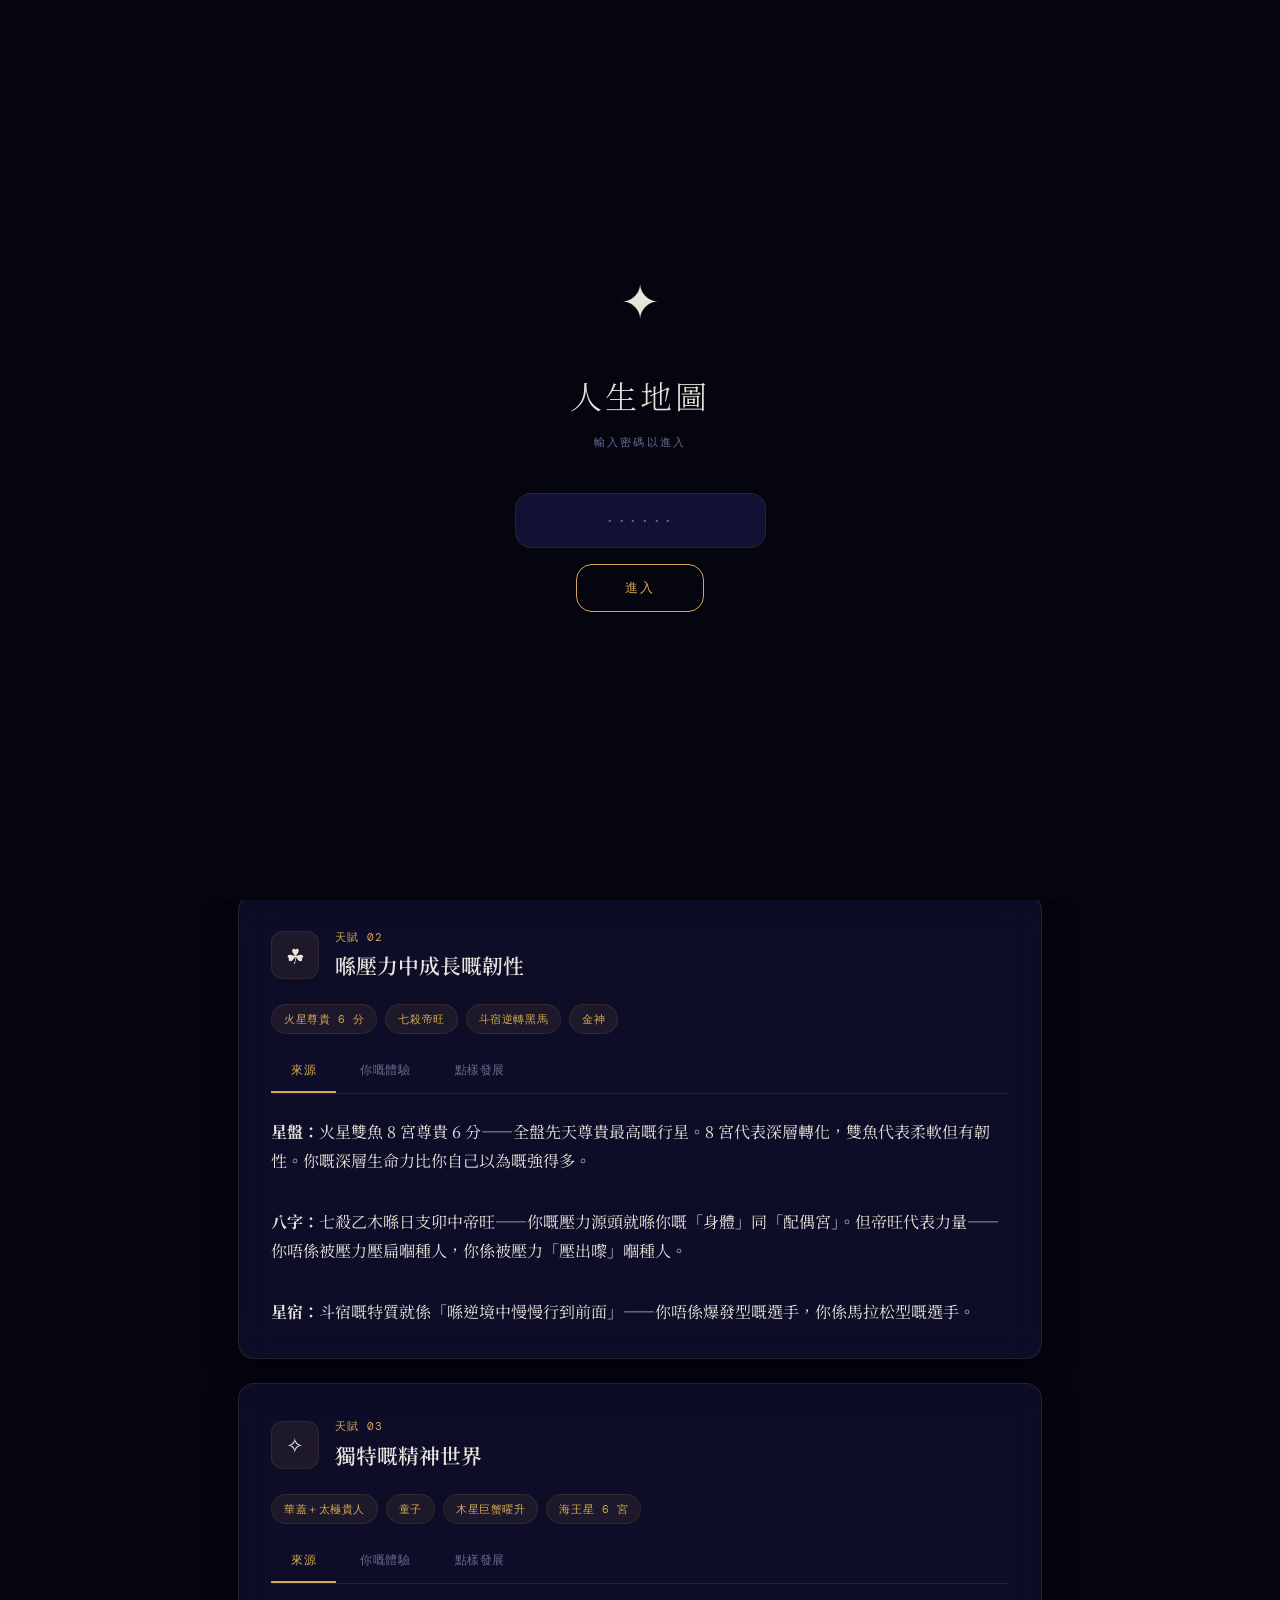
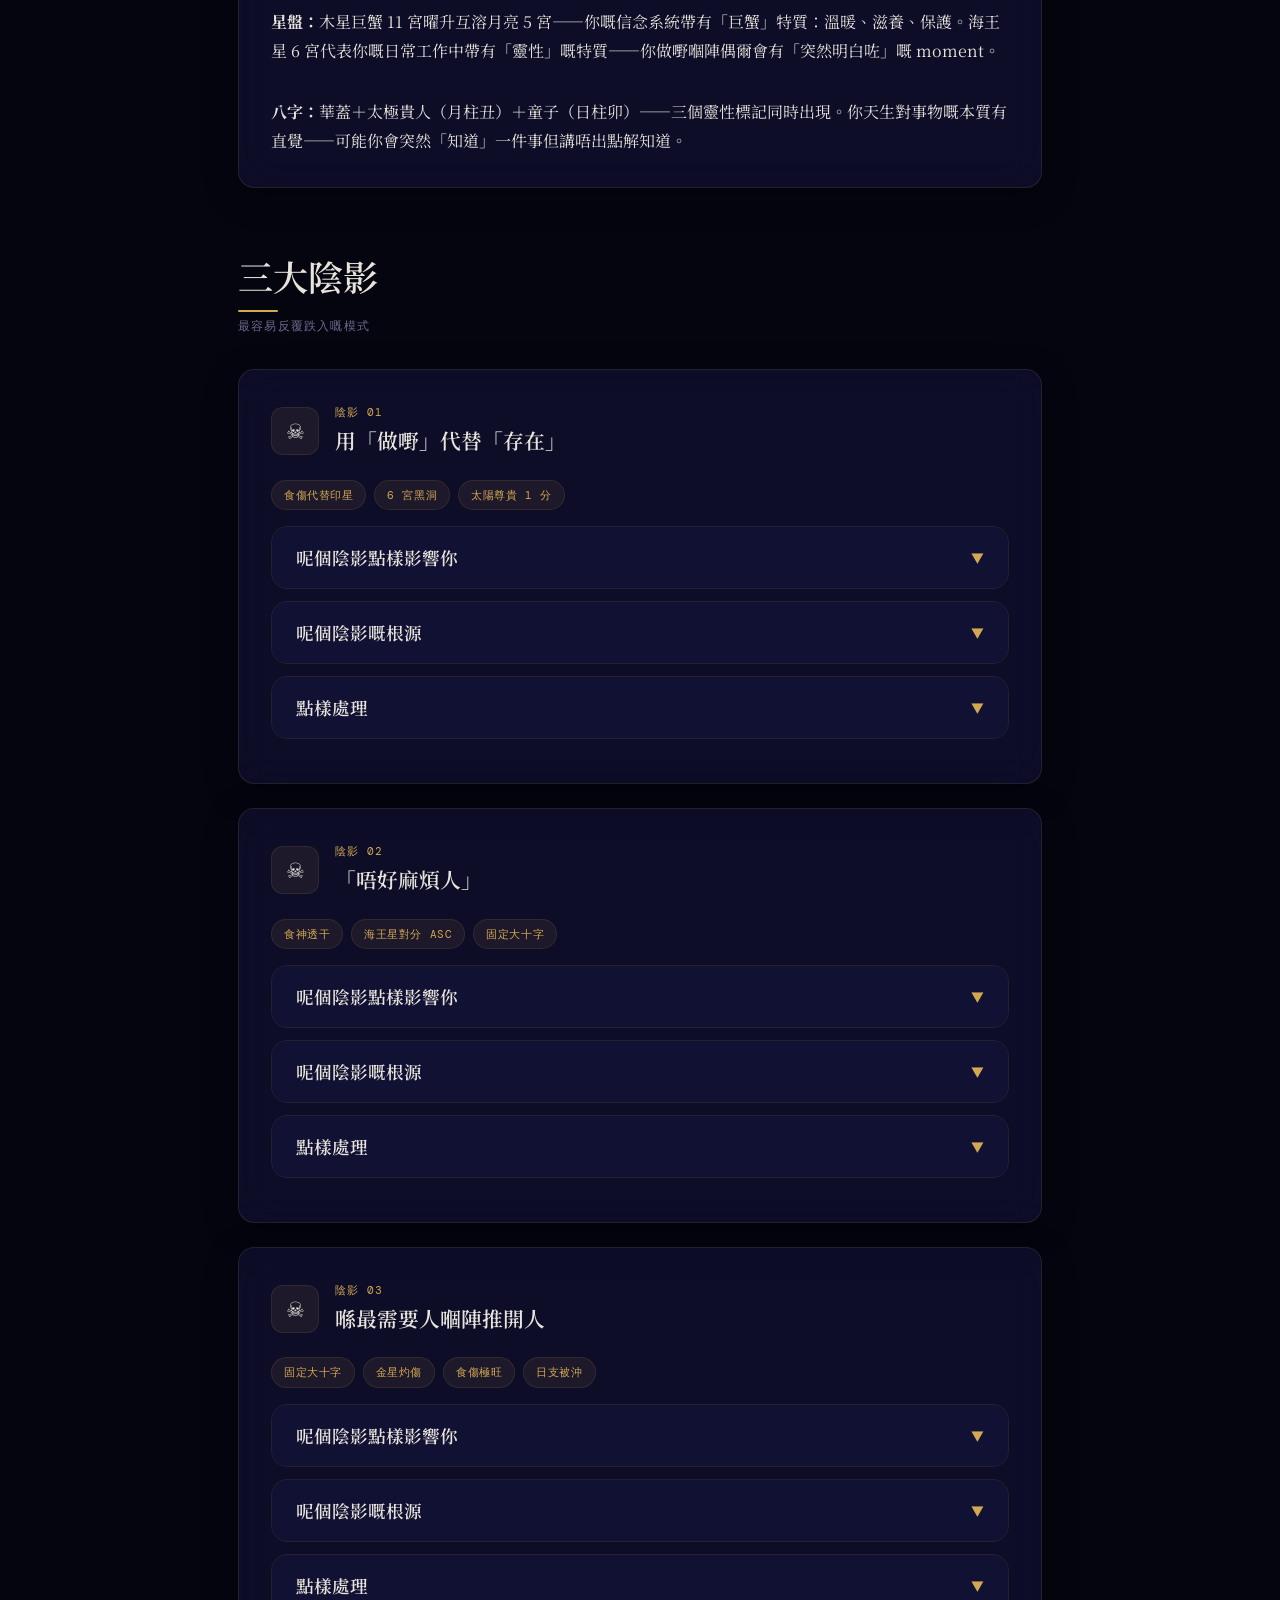
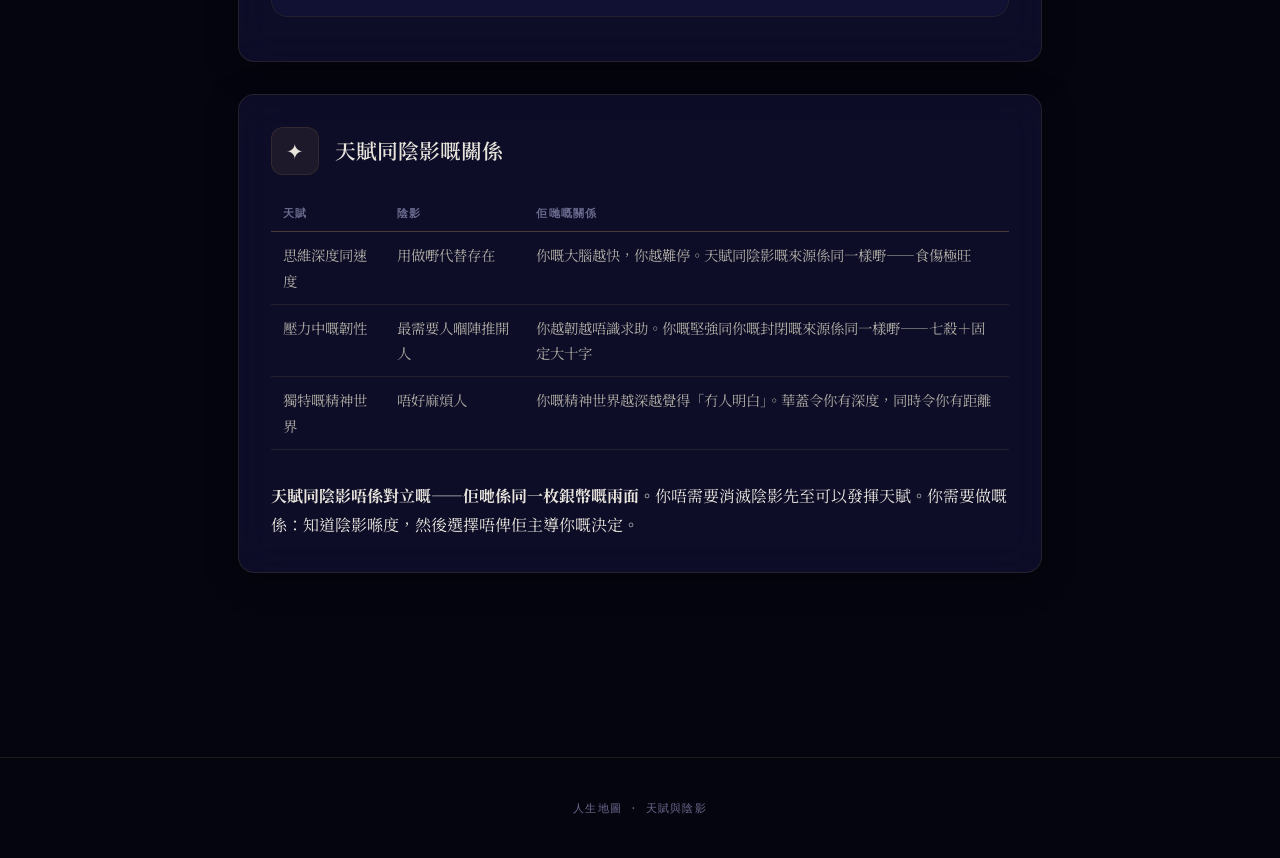
<file: gifts.html>
<!DOCTYPE html>
<html lang="zh-Hant" data-theme="dark">
<head>
  <meta charset="UTF-8">
  <meta name="viewport" content="width=device-width, initial-scale=1.0">
  <title>天賦與陰影 · 人生地圖</title>
  <link rel="stylesheet" href="css/style.css">
</head>
<body>

  <div class="starfield"></div>

  <div class="gate" id="gate">
    <div class="gate-content">
      <div class="gate-symbol">&#x2726;</div>
      <div class="gate-title">人生地圖</div>
      <div class="gate-subtitle">輸入密碼以進入</div>
      <div class="gate-input-wrap">
        <input type="password" id="gateInput" class="gate-input" placeholder="······" autocomplete="off">
      </div>
      <button class="gate-btn" id="gateBtn">進入</button>
      <div class="gate-error-msg" id="gateError"></div>
    </div>
  </div>

  <div class="progress-bar" id="progressBar"></div>

  <nav class="nav">
    <a href="index.html" class="nav-logo">&#x2726; 人生地圖</a>
    <ul class="nav-links">
      <li><a href="core.html">核心主題</a></li>
      <li><a href="gifts.html">天賦陰影</a></li>
      <li><a href="domains.html">十大領域</a></li>
      <li><a href="timeline.html">時間線</a></li>
      <li><a href="map.html">人生地圖</a></li>
    </ul>
    <div class="nav-controls">
      <button class="theme-toggle" id="themeToggle" title="切換深淺色">&#x2600;</button>
      <button class="menu-toggle" id="menuToggle">
        <span></span><span></span><span></span>
      </button>
    </div>
  </nav>

  <div class="mobile-nav" id="mobileNav">
    <ul class="mobile-nav-links">
      <li><a href="index.html">首頁</a></li>
      <li><a href="core.html">核心主題</a></li>
      <li><a href="gifts.html">天賦與陰影</a></li>
      <li><a href="domains.html">十大領域</a></li>
      <li><a href="timeline.html">時間線</a></li>
      <li><a href="map.html">人生地圖</a></li>
    </ul>
  </div>

  <div class="page-wrapper">
    <main class="main-content">
      <div class="container">

        <div class="page-header reveal">
          <div class="subtitle">GIFTS &amp; SHADOWS</div>
          <h1>天賦與陰影</h1>
        </div>

        <!-- ============ SECTION: GIFTS ============ -->
        <div class="section-title reveal">三大天賦</div>
        <div class="section-subtitle reveal">你最值得發展嘅能力</div>

        <!-- Gift 1 -->
        <div class="card reveal delay-1">
          <div class="card-header">
            <div class="card-icon">&#x269B;</div>
            <div>
              <div class="card-number">天賦 01</div>
              <div class="card-title">思維嘅深度同速度</div>
            </div>
          </div>

          <div class="tag-row">
            <span class="tag">風象 35.7%</span>
            <span class="tag">食傷 5 次</span>
            <span class="tag">水星水瓶合 DSC</span>
            <span class="tag">文昌＋詞館＋學堂</span>
          </div>

          <div class="tabs">
            <button class="tab-btn active" data-tab="g1-source">來源</button>
            <button class="tab-btn" data-tab="g1-real">你嘅體驗</button>
            <button class="tab-btn" data-tab="g1-grow">點樣發展</button>
          </div>
          <div class="tab-panels">
            <div class="tab-panel active" data-panel="g1-source">
              <p><strong>星盤：</strong>風象 35.7%（最強元素）＋水星水瓶 10°03'（6 宮）合 DSC。水星嘅位置代表你嘅思維帶有水瓶特質：前衛、有創意、唔跟傳統。合 DSC 代表你嘅溝通能力好強——但前提係一對一。</p>
              <p class="mt-32"><strong>八字：</strong>食傷 5 次（辛金×2 透干＋酉金＋庚金＋辛金藏支）＝思維產出量佔全盤 33%。文昌＋詞館＋學堂同時出現——學習能力極強，尤其利考試、利書面表達、利語言類嘅學習。</p>
            </div>
            <div class="tab-panel" data-panel="g1-real">
              <p>你嘅大腦好似一部 CPU 好快嘅電腦——接收速度快、分析能力強、可以同時處理多個資訊來源。</p>
              <p class="mt-32">你學嘢好快，但同時你會不停分析學到嘅嘢，分析到好深好耐先至覺得「學完」。你嘅學習方式係「做」而唔係「聽」——你聽十次唔及你自己做一次。</p>
              <p class="mt-32">你嘅表達方式係「寫」好過「講」——你可能寫嘅時候好有條理，但講嘅時候突然跳嚟跳去。</p>
            </div>
            <div class="tab-panel" data-panel="g1-grow">
              <p><strong>呢個天賦唔需要額外培養——你已經有。你要做嘅係「channel」。</strong></p>
              <p class="mt-32">將思維由「內耗」轉為「外化」——教學、寫作、專業分享。食傷嘅出口就係「產出俾人睇」而唔係「產出留喺自己腦入面」。</p>
            </div>
          </div>
        </div>

        <!-- Gift 2 -->
        <div class="card reveal delay-2">
          <div class="card-header">
            <div class="card-icon">&#x2618;</div>
            <div>
              <div class="card-number">天賦 02</div>
              <div class="card-title">喺壓力中成長嘅韌性</div>
            </div>
          </div>

          <div class="tag-row">
            <span class="tag">火星尊貴 6 分</span>
            <span class="tag">七殺帝旺</span>
            <span class="tag">斗宿逆轉黑馬</span>
            <span class="tag">金神</span>
          </div>

          <div class="tabs">
            <button class="tab-btn active" data-tab="g2-source">來源</button>
            <button class="tab-btn" data-tab="g2-real">你嘅體驗</button>
            <button class="tab-btn" data-tab="g2-grow">點樣發展</button>
          </div>
          <div class="tab-panels">
            <div class="tab-panel active" data-panel="g2-source">
              <p><strong>星盤：</strong>火星雙魚 8 宮尊貴 6 分——全盤先天尊貴最高嘅行星。8 宮代表深層轉化，雙魚代表柔軟但有韌性。你嘅深層生命力比你自己以為嘅強得多。</p>
              <p class="mt-32"><strong>八字：</strong>七殺乙木喺日支卯中帝旺——你嘅壓力源頭就喺你嘅「身體」同「配偶宮」。但帝旺代表力量——你唔係被壓力壓扁嗰種人，你係被壓力「壓出嚟」嗰種人。</p>
              <p class="mt-32"><strong>星宿：</strong>斗宿嘅特質就係「喺逆境中慢慢行到前面」——你唔係爆發型嘅選手，你係馬拉松型嘅選手。</p>
            </div>
            <div class="tab-panel" data-panel="g2-real">
              <p>你表面睇落好攰，但底層好韌。你捱到嘅嘢比一般人多——只係你捱嗰陣唔會呻，所以冇人知道你捱緊。</p>
              <p class="mt-32">每次你覺得「我頂唔住」嘅時候，你最後都頂住咗。呢個唔係偶然——呢個係你嘅命局寫低咗嘅特質。</p>
            </div>
            <div class="tab-panel" data-panel="g2-grow">
              <p><strong>你唔需要學「堅強」——你已經好堅強。</strong></p>
              <p class="mt-32">你要學嘅係「唔好將堅強變成自我封閉」。有時接受人嘅幫助唔係弱——而係更聰明嘅堅強。一個人行 100 公里你行得到，但有人陪行你會行得快啲同開心啲。</p>
            </div>
          </div>
        </div>

        <!-- Gift 3 -->
        <div class="card reveal delay-3">
          <div class="card-header">
            <div class="card-icon">&#x2727;</div>
            <div>
              <div class="card-number">天賦 03</div>
              <div class="card-title">獨特嘅精神世界</div>
            </div>
          </div>

          <div class="tag-row">
            <span class="tag">華蓋＋太極貴人</span>
            <span class="tag">童子</span>
            <span class="tag">木星巨蟹曜升</span>
            <span class="tag">海王星 6 宮</span>
          </div>

          <div class="tabs">
            <button class="tab-btn active" data-tab="g3-source">來源</button>
            <button class="tab-btn" data-tab="g3-real">你嘅體驗</button>
            <button class="tab-btn" data-tab="g3-grow">點樣發展</button>
          </div>
          <div class="tab-panels">
            <div class="tab-panel active" data-panel="g3-source">
              <p><strong>星盤：</strong>木星巨蟹 11 宮曜升互溶月亮 5 宮——你嘅信念系統帶有「巨蟹」特質：溫暖、滋養、保護。海王星 6 宮代表你嘅日常工作中帶有「靈性」嘅特質——你做嘢嗰陣偶爾會有「突然明白咗」嘅 moment。</p>
              <p class="mt-32"><strong>八字：</strong>華蓋＋太極貴人（月柱丑）＋童子（日柱卯）——三個靈性標記同時出現。你天生對事物嘅本質有直覺——可能你會突然「知道」一件事但講唔出點解知道。</p>
            </div>
            <div class="tab-panel" data-panel="g3-real">
              <p>你嘅精神世界比一般人深幾層。你可能對神秘學、哲學、或者靈性有天然嘅 connection——但你會用「理性」嚟包裝你嘅直覺。你會覺得「我只係覺得有趣」而唔承認你其實「感受到」咗嘢。</p>
              <p class="mt-32">你嘅靈魂年齡比你嘅肉身年齡大——你嘅精神世界、思考深度、獨處能力全部超越你嘅實際年齡。呢個就係人哋覺得你好「沉穩」嘅原因。</p>
            </div>
            <div class="tab-panel" data-panel="g3-grow">
              <p><strong>唔需要特別發展——只需要「唔好壓制」。</strong></p>
              <p class="mt-32">食傷極旺會令你用理性分析你嘅直覺——有時分析完就失去咗原本嘅 insight。你要學識「feel 到就 feel 到，唔使分析點解 feel 到」。</p>
            </div>
          </div>
        </div>

        <!-- ============ SECTION: SHADOWS ============ -->
        <div class="section-title reveal mt-32">三大陰影</div>
        <div class="section-subtitle reveal">最容易反覆跌入嘅模式</div>

        <!-- Shadow 1 -->
        <div class="card reveal delay-1">
          <div class="card-header">
            <div class="card-icon">&#x2620;</div>
            <div>
              <div class="card-number">陰影 01</div>
              <div class="card-title">用「做嘢」代替「存在」</div>
            </div>
          </div>

          <div class="tag-row">
            <span class="tag">食傷代替印星</span>
            <span class="tag">6 宮黑洞</span>
            <span class="tag">太陽尊貴 1 分</span>
          </div>

          <div class="expandable">
            <button class="expandable-trigger">
              <span>呢個陰影點樣影響你</span>
              <span class="chevron">&#x25BC;</span>
            </button>
            <div class="expandable-content">
              <div class="expandable-inner">
                <p>你覺得自己冇價值嘅時候會即刻去做嘢——加班、溫書、幫人搞掂嘢、做運動。你嘅食傷模式令你覺得「我做緊嘢就代表我有價值」。</p>
                <p class="mt-32">結果係你永遠停唔到——因為一停低就覺得冇價值。你嘅大腦 24/7 喺度運轉唔係因為你勤力——而係因為你驚停低。</p>
              </div>
            </div>
          </div>

          <div class="expandable">
            <button class="expandable-trigger">
              <span>呢個陰影嘅根源</span>
              <span class="chevron">&#x25BC;</span>
            </button>
            <div class="expandable-content">
              <div class="expandable-inner">
                <p><strong>星盤：</strong>太陽尊貴 1 分＝「我 OK」感本來就弱。6 宮超重＝所有能量流向工作。你嘅自我價值同「產出」深度綁定。</p>
                <p class="mt-32"><strong>八字：</strong>食傷代替咗印星嘅角色＝你用「不停產出」嚟代替「被保護」嘅感覺。印星缺席代表你細個冇得到足夠嘅「你已經好好」嘅肯定——所以你長大之後要自己不停咁「做」嚟證明自己。</p>
              </div>
            </div>
          </div>

          <div class="expandable">
            <button class="expandable-trigger">
              <span>點樣處理</span>
              <span class="chevron">&#x25BC;</span>
            </button>
            <div class="expandable-content">
              <div class="expandable-inner">
                <p><strong>由小事開始。</strong></p>
                <p class="mt-32">今日坐喺度 5 分鐘冇做嘢——已經係進步。慢慢建立一個「唔做嘢都 OK」嘅空間。呢個空間唔係一次過建立——而係每次多 5 分鐘。</p>
                <p class="mt-32">下次你停低嗰陣覺得不安——問自己：「如果我而家咩都唔做，我仲係咪我？」答案永遠係「係」。</p>
              </div>
            </div>
          </div>
        </div>

        <!-- Shadow 2 -->
        <div class="card reveal delay-2">
          <div class="card-header">
            <div class="card-icon">&#x2620;</div>
            <div>
              <div class="card-number">陰影 02</div>
              <div class="card-title">「唔好麻煩人」</div>
            </div>
          </div>

          <div class="tag-row">
            <span class="tag">食神透干</span>
            <span class="tag">海王星對分 ASC</span>
            <span class="tag">固定大十字</span>
          </div>

          <div class="expandable">
            <button class="expandable-trigger">
              <span>呢個陰影點樣影響你</span>
              <span class="chevron">&#x25BC;</span>
            </button>
            <div class="expandable-content">
              <div class="expandable-inner">
                <p>你唔問、唔講、唔求助。你覺得「自己嘅嘢自己搞」先至係對嘅。你寧願自己一個人做到半夜都唔會打電話搵人幫手。</p>
                <p class="mt-32">結果係你一個人扛晒——包括啲你唔需要一個人扛嘅嘢。你以為呢個叫獨立，但其實呢個叫孤獨。</p>
              </div>
            </div>
          </div>

          <div class="expandable">
            <button class="expandable-trigger">
              <span>呢個陰影嘅根源</span>
              <span class="chevron">&#x25BC;</span>
            </button>
            <div class="expandable-content">
              <div class="expandable-inner">
                <p><strong>星盤：</strong>海王星對分 ASC＝你感受得到「如果我問人會唔會麻煩到人」。固定大十字＝唔想改變人哋嘅節奏。結果係你唔問。</p>
                <p class="mt-32"><strong>八字：</strong>食神透干年月＝溫和、唔想爭、唔想影響人。食傷代替印星＝自己教自己而唔係問人。呢個模式你由細就有——你細個可能係嗰種「唔識就自己研究」嘅小朋友。</p>
              </div>
            </div>
          </div>

          <div class="expandable">
            <button class="expandable-trigger">
              <span>點樣處理</span>
              <span class="chevron">&#x25BC;</span>
            </button>
            <div class="expandable-content">
              <div class="expandable-inner">
                <p><strong>由小事開始開口。</strong></p>
                <p class="mt-32">「幫我攞杯水」、「你覺得呢件衫好唔好睇」——呢啲唔係麻煩人，呢啲係正常嘅人際互動。你每次開口問一個問題都係喺打破你嘅固定大十字。</p>
                <p class="mt-32">記住：真正嘅獨立係「可以一個人但唔需要一個人」，而唔係「唔識同一個人一齊」。</p>
              </div>
            </div>
          </div>
        </div>

        <!-- Shadow 3 -->
        <div class="card reveal delay-3">
          <div class="card-header">
            <div class="card-icon">&#x2620;</div>
            <div>
              <div class="card-number">陰影 03</div>
              <div class="card-title">喺最需要人嗰陣推開人</div>
            </div>
          </div>

          <div class="tag-row">
            <span class="tag">固定大十字</span>
            <span class="tag">金星灼傷</span>
            <span class="tag">食傷極旺</span>
            <span class="tag">日支被沖</span>
          </div>

          <div class="expandable">
            <button class="expandable-trigger">
              <span>呢個陰影點樣影響你</span>
              <span class="chevron">&#x25BC;</span>
            </button>
            <div class="expandable-content">
              <div class="expandable-inner">
                <p>你越攰越封閉、越封閉越唔出聲、越唔出聲人越唔知你需要咩。你嘅防禦機制喺最需要幫助嗰陣反而最強。</p>
                <p class="mt-32">你會用「冇嘢」嚟回答所有問題——但「冇嘢」其實係「好多嘢但我講唔出」。人見到你「冇嘢」就真係以為你冇事——然後退後。你見到人退後就更加覺得「冇人理我」——然後更加封閉。呢個係一個惡性循環。</p>
              </div>
            </div>
          </div>

          <div class="expandable">
            <button class="expandable-trigger">
              <span>呢個陰影嘅根源</span>
              <span class="chevron">&#x25BC;</span>
            </button>
            <div class="expandable-content">
              <div class="expandable-inner">
                <p><strong>星盤：</strong>固定大十字＝抗拒改變、唔釋放。金星灼傷＝接收同表達愛嘅能力同時被壓。日支被酉沖＝配偶宮有動盪——你喺親密關係中特別容易觸發防禦。</p>
                <p class="mt-32"><strong>八字：</strong>食神制殺太過＝所有外來壓力被你嘅食傷消化。你唔會「反抗」壓力——你會「分析」壓力。結果係壓力冇消失，只係被轉化為思維消耗。你需要人嗰陣，你嘅食傷會自動分析「如果我講出嚟會點」——分析完你就決定唔講。</p>
              </div>
            </div>
          </div>

          <div class="expandable">
            <button class="expandable-trigger">
              <span>點樣處理</span>
              <span class="chevron">&#x25BC;</span>
            </button>
            <div class="expandable-content">
              <div class="expandable-inner">
                <p><strong>你要記住一件事：「需要人」唔等於「唔獨立」。</strong></p>
                <p class="mt-32">獨立同連結唔矛盾。一個真正獨立嘅人係「可以一個人但唔需要一個人」，而唔係「唔識同人一齊」。</p>
                <p class="mt-32">下次你覺得攰到想推開人嗰陣——唔使講「我需要你」（你講唔出口），你只需要做一件事：<strong>唔好消失。</strong>留喺度就得。由人靠近你。</p>
              </div>
            </div>
          </div>
        </div>

        <!-- ============ SUMMARY ============ -->
        <div class="card reveal mt-32">
          <div class="card-header">
            <div class="card-icon">&#x2726;</div>
            <div>
              <div class="card-title">天賦同陰影嘅關係</div>
            </div>
          </div>

          <table class="data-table">
            <thead>
              <tr>
                <th>天賦</th>
                <th>陰影</th>
                <th>佢哋嘅關係</th>
              </tr>
            </thead>
            <tbody>
              <tr>
                <td>思維深度同速度</td>
                <td>用做嘢代替存在</td>
                <td>你嘅大腦越快，你越難停。天賦同陰影嘅來源係同一樣嘢——食傷極旺</td>
              </tr>
              <tr>
                <td>壓力中嘅韌性</td>
                <td>最需要人嗰陣推開人</td>
                <td>你越韌越唔識求助。你嘅堅強同你嘅封閉嘅來源係同一樣嘢——七殺＋固定大十字</td>
              </tr>
              <tr>
                <td>獨特嘅精神世界</td>
                <td>唔好麻煩人</td>
                <td>你嘅精神世界越深越覺得「冇人明白」。華蓋令你有深度，同時令你有距離</td>
              </tr>
            </tbody>
          </table>

          <p class="mt-32"><strong>天賦同陰影唔係對立嘅——佢哋係同一枚銀幣嘅兩面。</strong>你唔需要消滅陰影先至可以發揮天賦。你需要做嘅係：知道陰影喺度，然後選擇唔俾佢主導你嘅決定。</p>
        </div>

      </div>
    </main>

    <footer class="footer">
      <p>人生地圖 · 天賦與陰影</p>
    </footer>
  </div>

  <script src="js/app.js"></script>
</body>
</html>
</file>
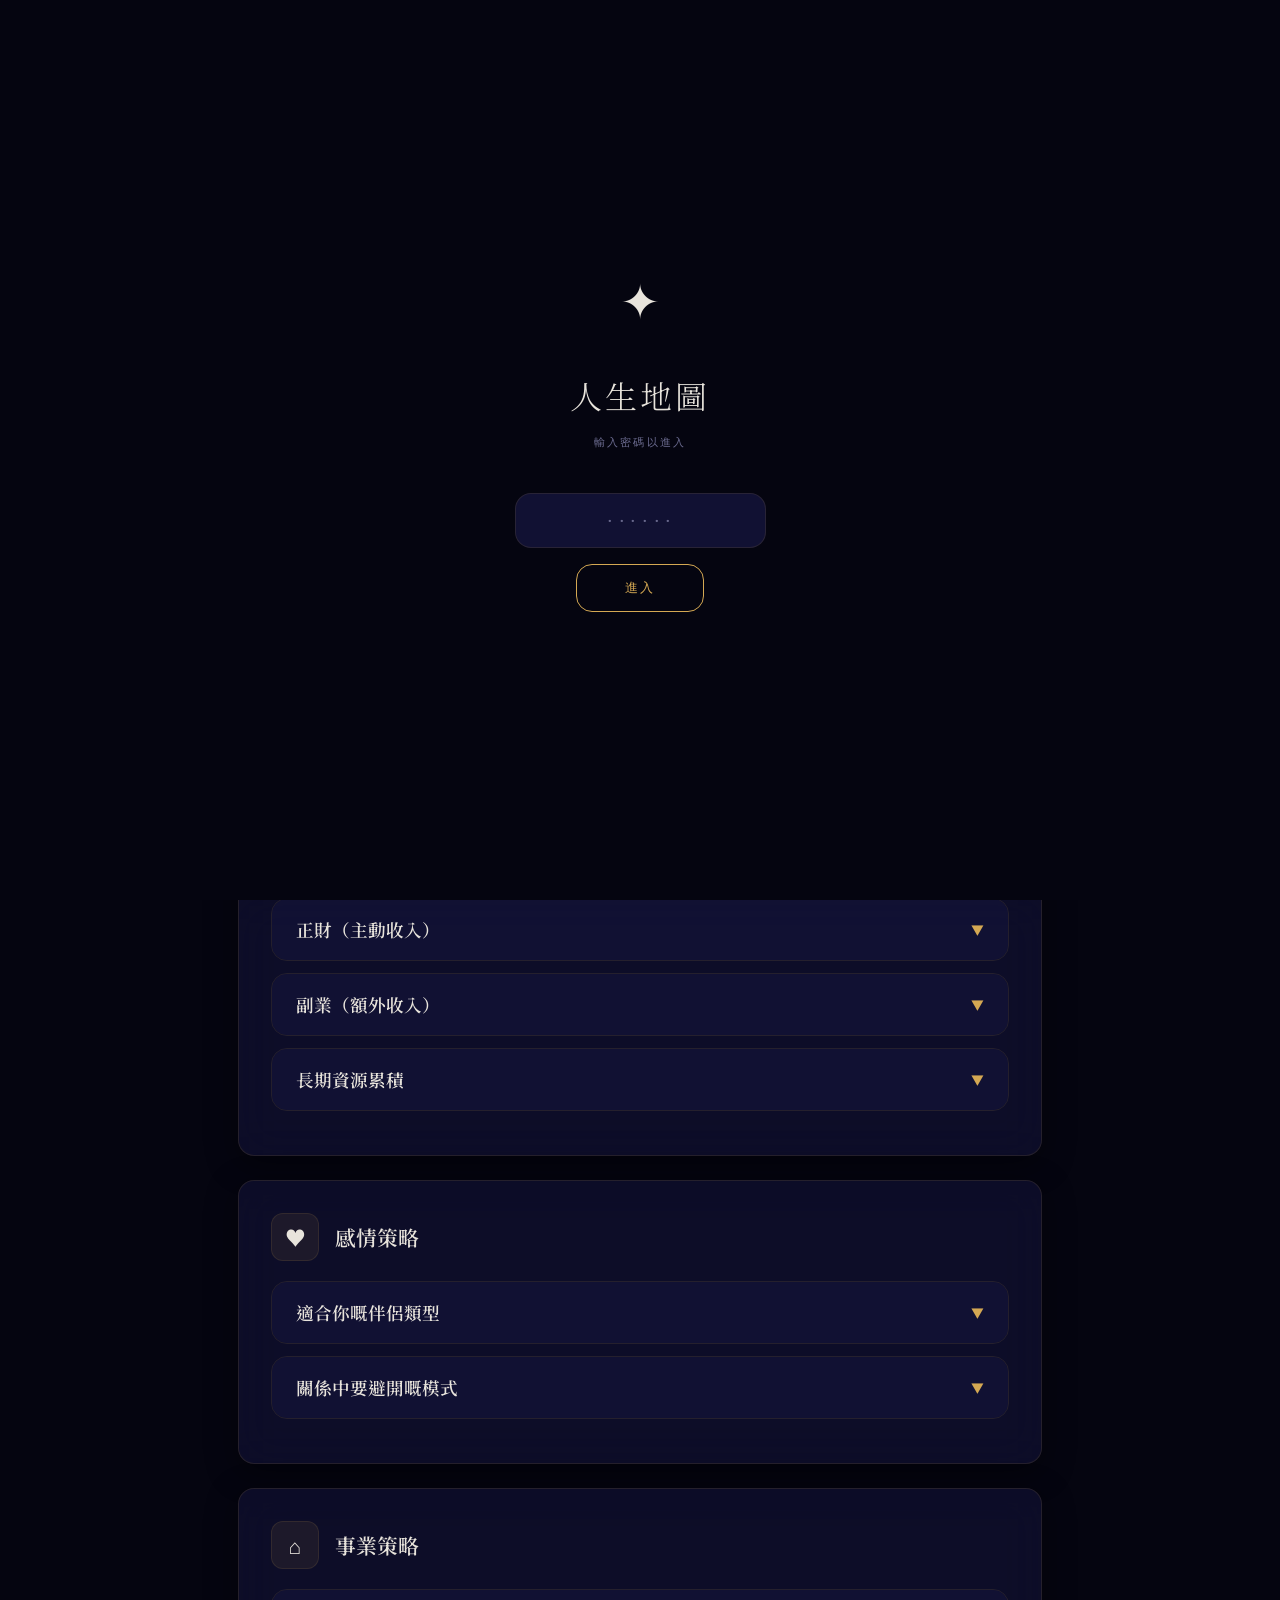
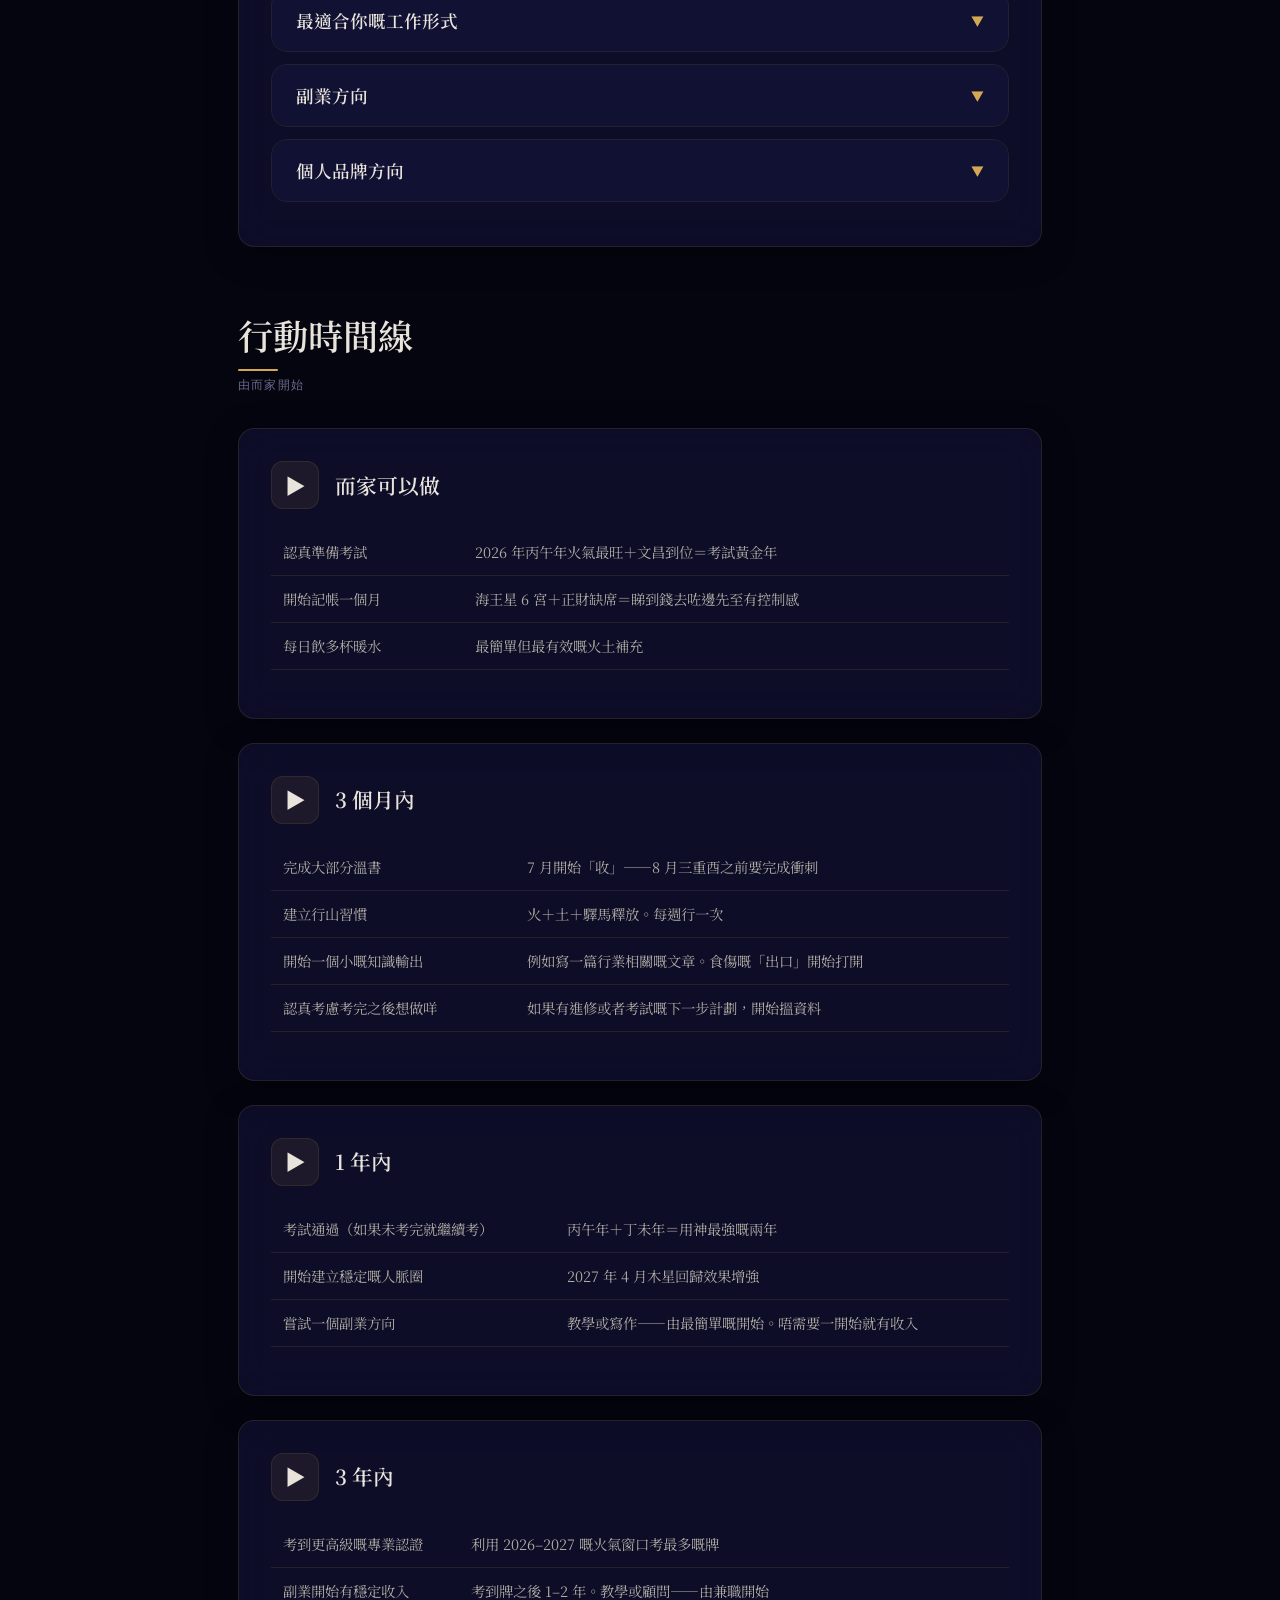
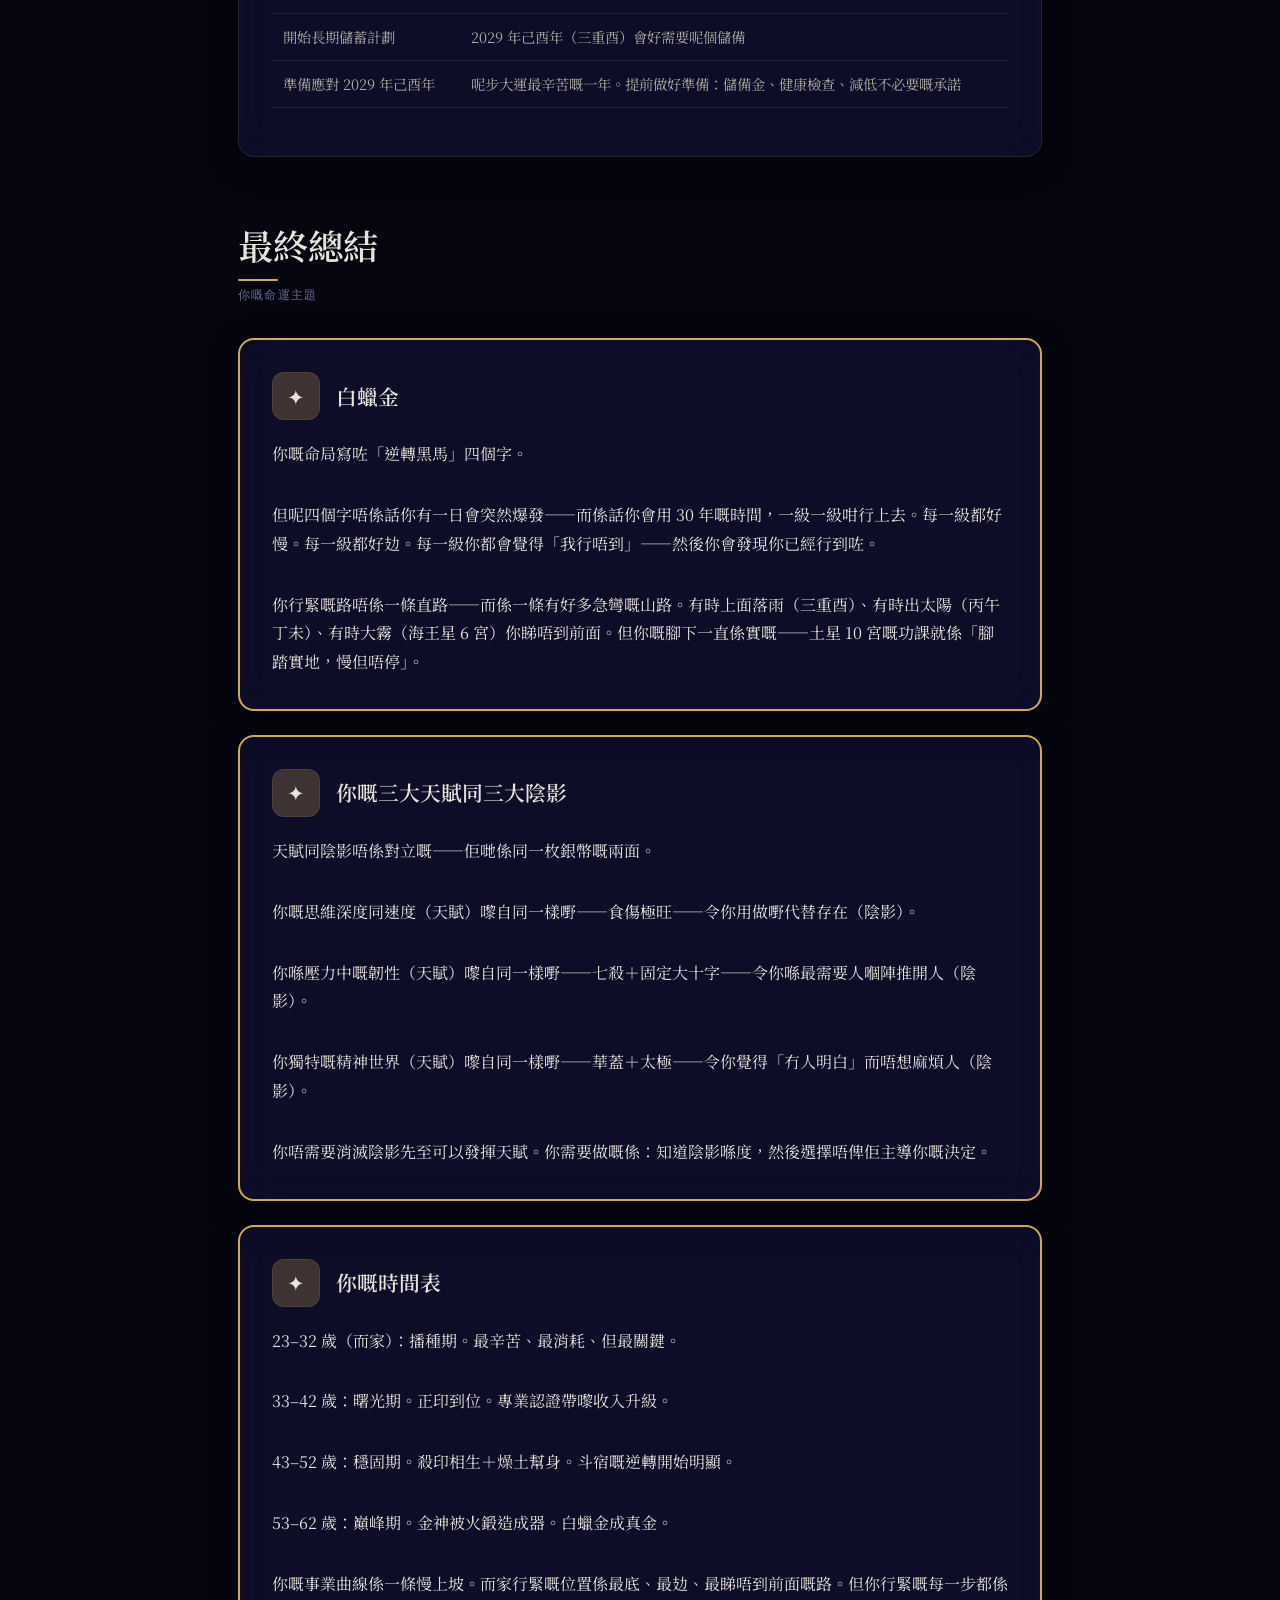
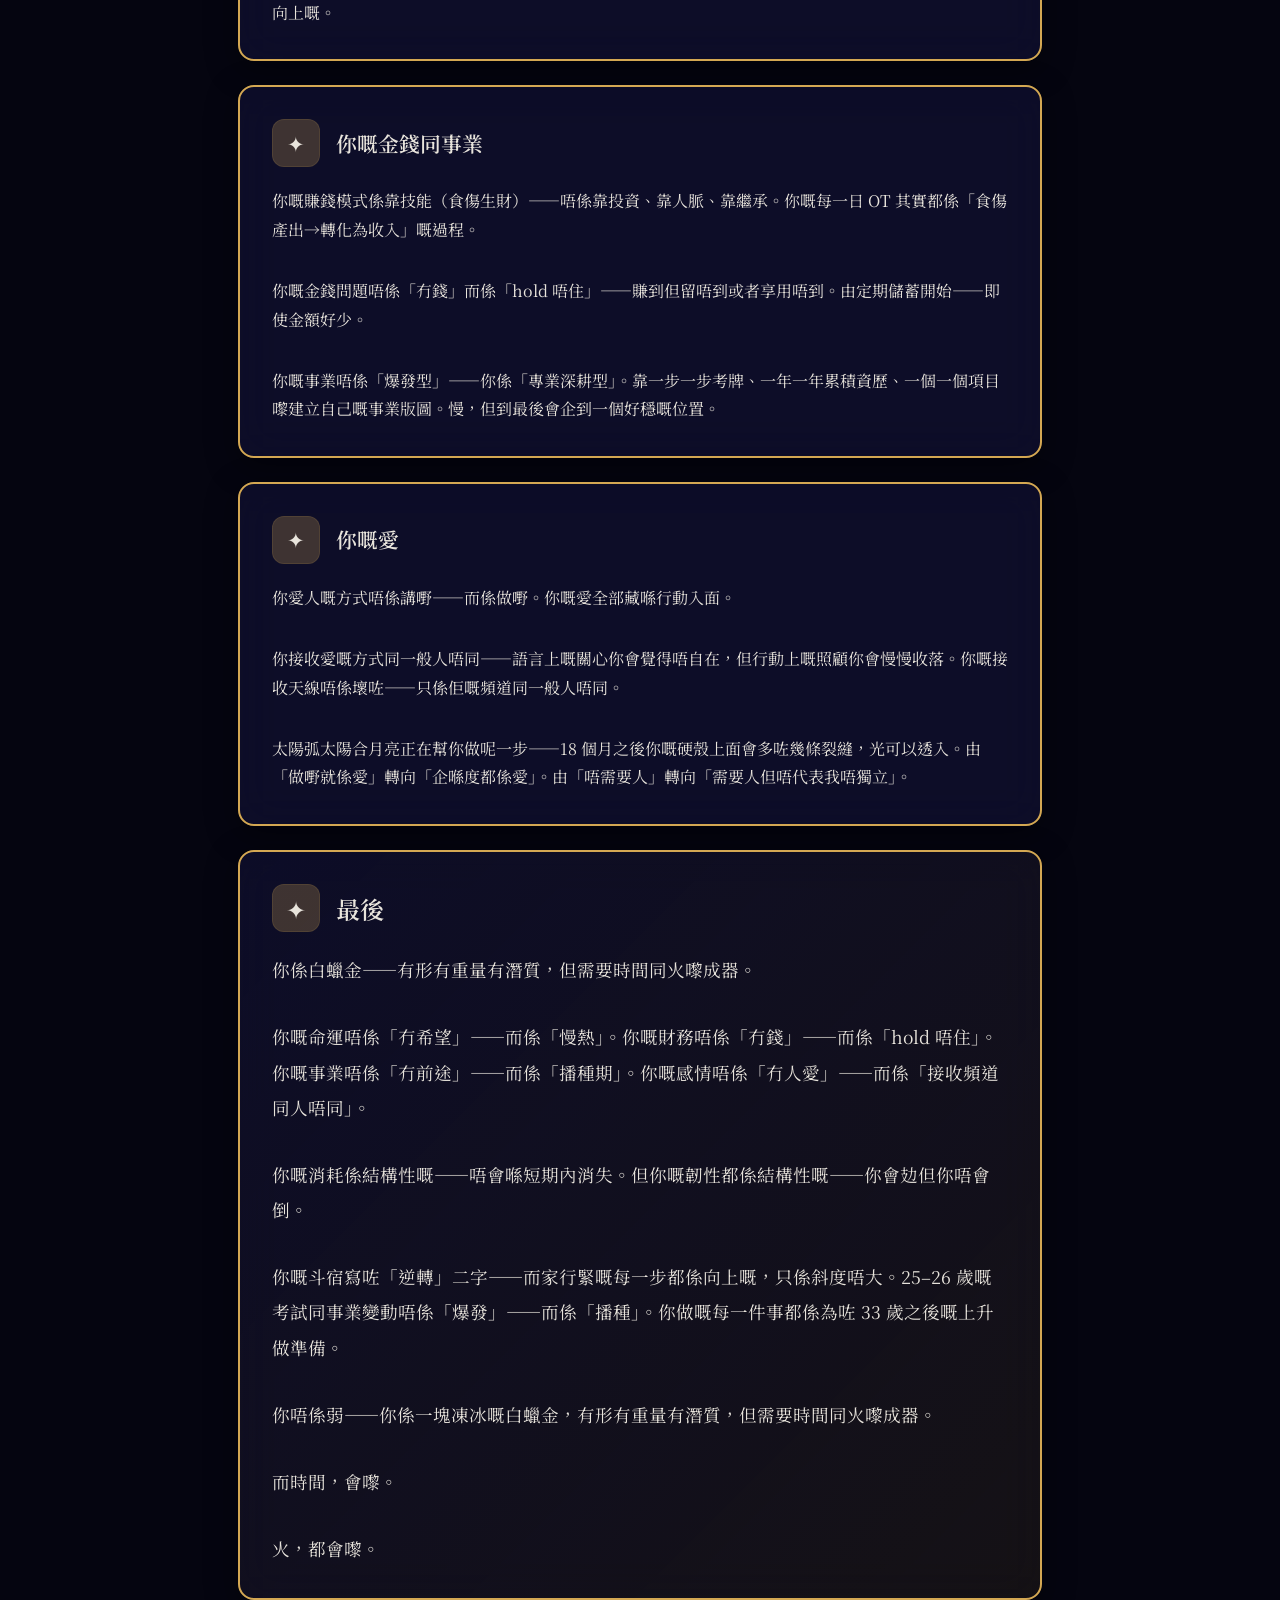
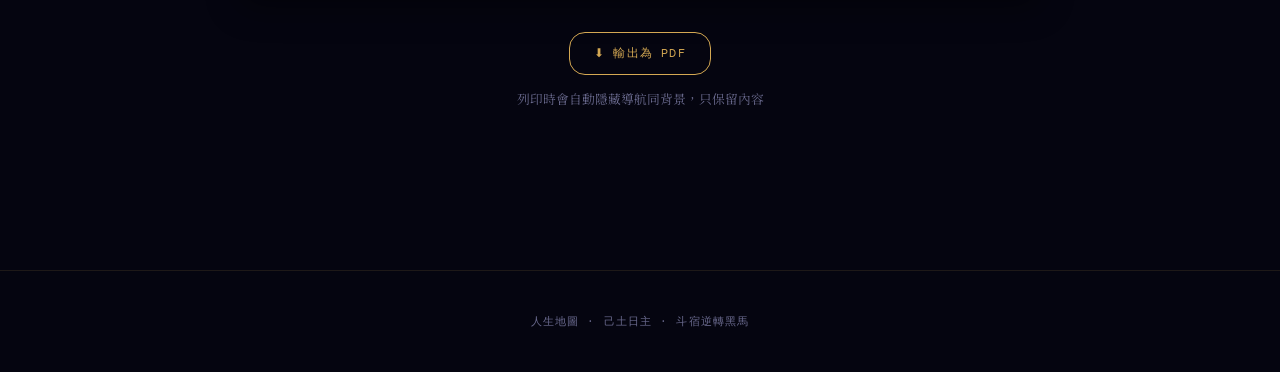
<file: map.html>
<!DOCTYPE html>
<html lang="zh-Hant" data-theme="dark">
<head>
  <meta charset="UTF-8">
  <meta name="viewport" content="width=device-width, initial-scale=1.0">
  <title>人生地圖 · 完整版</title>
  <link rel="stylesheet" href="css/style.css">
</head>
<body>

  <div class="starfield"></div>

  <div class="gate" id="gate">
    <div class="gate-content">
      <div class="gate-symbol">&#x2726;</div>
      <div class="gate-title">人生地圖</div>
      <div class="gate-subtitle">輸入密碼以進入</div>
      <div class="gate-input-wrap">
        <input type="password" id="gateInput" class="gate-input" placeholder="······" autocomplete="off">
      </div>
      <button class="gate-btn" id="gateBtn">進入</button>
      <div class="gate-error-msg" id="gateError"></div>
    </div>
  </div>

  <div class="progress-bar" id="progressBar"></div>

  <nav class="nav">
    <a href="index.html" class="nav-logo">&#x2726; 人生地圖</a>
    <ul class="nav-links">
      <li><a href="core.html">核心主題</a></li>
      <li><a href="gifts.html">天賦陰影</a></li>
      <li><a href="domains.html">十大領域</a></li>
      <li><a href="timeline.html">時間線</a></li>
      <li><a href="map.html">人生地圖</a></li>
    </ul>
    <div class="nav-controls">
      <button class="theme-toggle" id="themeToggle" title="切換深淺色">&#x2600;</button>
      <button class="menu-toggle" id="menuToggle">
        <span></span><span></span><span></span>
      </button>
    </div>
  </nav>

  <div class="mobile-nav" id="mobileNav">
    <ul class="mobile-nav-links">
      <li><a href="index.html">首頁</a></li>
      <li><a href="core.html">核心主題</a></li>
      <li><a href="gifts.html">天賦與陰影</a></li>
      <li><a href="domains.html">十大領域</a></li>
      <li><a href="timeline.html">時間線</a></li>
      <li><a href="map.html">人生地圖</a></li>
    </ul>
  </div>

  <div class="page-wrapper">
    <main class="main-content">
      <div class="container">

        <div class="page-header reveal">
          <div class="subtitle">COMPLETE LIFE MAP</div>
          <h1>你嘅人生地圖</h1>
        </div>

        <!-- ============ POETIC OPENING ============ -->
        <div class="card reveal delay-1" style="border-color: var(--accent); border-width: 2px;">
          <div class="card-header">
            <div class="card-icon" style="background: var(--accent-glow);">&#x2726;</div>
            <div><div class="card-title">你嘅出廠設定</div></div>
          </div>
          <p>你嘅人生由一塊凍冰嘅濕土開始。</p>
          <p class="mt-32">有形——人見得到你、摸得到你、知道你喺度。冇溫度——你自己都感受唔到自己嘅溫度。</p>
          <p class="mt-32">你嘅大腦好似一部永遠唔會自動關機嘅電腦——不停分析、不停產出、不停消耗自己。你嘅心好似一個被保鮮紙包住嘅天線——有接收能力但信號入唔到。你嘅手好似一把好利嘅刀——可以將所有嘢切到好細，但唔識攬住一個人。</p>
          <p class="mt-32">你由細學到嘅嘢係：自己嘅嘢自己搞、做好嘢先至有價值、唔好麻煩人。呢三樣嘢令你成為一個好厲害嘅人——同時令你成為一個好孤獨嘅人。</p>
        </div>

        <!-- ============ STRATEGIES ============ -->

        <!-- Money Strategy -->
        <div class="card reveal">
          <div class="card-header">
            <div class="card-icon">&#x25C8;</div>
            <div><div class="card-title">金錢策略</div></div>
          </div>

          <div class="expandable">
            <button class="expandable-trigger">
              <span>正財（主動收入）</span>
              <span class="chevron">&#x25BC;</span>
            </button>
            <div class="expandable-content">
              <div class="expandable-inner">
                <table class="data-table">
                  <thead><tr><th>策略</th><th>依據</th><th>時間</th></tr></thead>
                  <tbody>
                    <tr><td>深耕專業——考牌係第一優先</td><td>食傷生財＋文昌＋國印＋6 宮主飛 10 宮</td><td>而家開始</td></tr>
                    <tr><td>考到牌之後爭取加薪或者換崗</td><td>MC 金牛＝物質安全感＋金星灼傷＝需要認證嚟解鎖</td><td>考到牌之後</td></tr>
                    <tr><td>考慮 freelance 或者額外項目</td><td>水星合 DSC＝合作賺錢＋偏財透干</td><td>考到牌之後 1–2 年</td></tr>
                  </tbody>
                </table>
              </div>
            </div>
          </div>

          <div class="expandable">
            <button class="expandable-trigger">
              <span>副業（額外收入）</span>
              <span class="chevron">&#x25BC;</span>
            </button>
            <div class="expandable-content">
              <div class="expandable-inner">
                <table class="data-table">
                  <thead><tr><th>方向</th><th>依據</th><th>開始時間</th></tr></thead>
                  <tbody>
                    <tr><td>行業相關教學</td><td>11 宮主飛 6 宮＋文昌＋詞館</td><td>考到牌之後</td></tr>
                    <tr><td>專業寫作／內容</td><td>詞館＋食神＋華蓋＋水星合 DSC</td><td>隨時可以開始</td></tr>
                  </tbody>
                </table>
              </div>
            </div>
          </div>

          <div class="expandable">
            <button class="expandable-trigger">
              <span>長期資源累積</span>
              <span class="chevron">&#x25BC;</span>
            </button>
            <div class="expandable-content">
              <div class="expandable-inner">
                <p><strong>定期儲蓄——即使金額好少。</strong> 正財缺席＝冇穩定積累模式，要靠人為建立。由每月儲一個固定金額開始——唔使多，但要規律。</p>
                <p class="mt-32"><strong>唔好投資高風險項目。</strong> 2 宮處女保守型＋海王星四分 MC/IC＝財務中有模糊風險。最安全嘅策略係穩打穩紮。</p>
                <p class="mt-32"><strong>33 歲後開始考慮長線投資。</strong> 丙申大運正印到位＝收入結構升級，到嗰陣你嘅「hold 財」能力會比而家強。</p>
              </div>
            </div>
          </div>
        </div>

        <!-- Love Strategy -->
        <div class="card reveal">
          <div class="card-header">
            <div class="card-icon">&#x2665;</div>
            <div><div class="card-title">感情策略</div></div>
          </div>

          <div class="expandable">
            <button class="expandable-trigger">
              <span>適合你嘅伴侶類型</span>
              <span class="chevron">&#x25BC;</span>
            </button>
            <div class="expandable-content">
              <div class="expandable-inner">
                <table class="data-table">
                  <thead><tr><th>特質</th><th>原因</th></tr></thead>
                  <tbody>
                    <tr><td>用行動而唔係語言表達</td><td>你嘅接收天線對語言式關心唔敏感——但對行動式關心會慢慢感受到</td></tr>
                    <tr><td>俾空間但唔消失</td><td>你需要空間（DSC 水瓶）但同時需要知道「人喺度」（日主孤立）</td></tr>
                    <tr><td>有深度而唔係表面</td><td>冥王星 5 宮＋七殺帝旺＝你需要一個有份量嘅人</td></tr>
                    <tr><td>主動但唔控制</td><td>獅子 ASC＝你需要被主動選擇。但正官缺席＝你唔鍾意被管</td></tr>
                    <tr><td>有自己嘅世界</td><td>水瓶星群＋華蓋＝你自己都需要空間。對方冇自己嘅世界你會覺得壓力好大</td></tr>
                  </tbody>
                </table>
              </div>
            </div>
          </div>

          <div class="expandable">
            <button class="expandable-trigger">
              <span>關係中要避開嘅模式</span>
              <span class="chevron">&#x25BC;</span>
            </button>
            <div class="expandable-content">
              <div class="expandable-inner">
                <p><strong>「冇講所以冇事」</strong> — 你嘅固定大十字＋食傷極旺令你唔會主動講。你冇講唔代表冇事——可能代表你有好多事但講唔出。</p>
                <p class="mt-32"><strong>「等開口」</strong> — 你唔會開口。但你要明白呢一點：有時開口唔係弱——而係俾對方一個機會走近你。</p>
                <p class="mt-32"><strong>「彈開然後收得更埋」</strong> — 你嘅金星灼傷被觸發嗰陣你會彈開。呢個係正常嘅防禦反應——但你要知道呢個反應唔代表對方做錯咗嘢。彈開少少但唔好消失。</p>
              </div>
            </div>
          </div>
        </div>

        <!-- Career Strategy -->
        <div class="card reveal">
          <div class="card-header">
            <div class="card-icon">&#x2302;</div>
            <div><div class="card-title">事業策略</div></div>
          </div>

          <div class="expandable">
            <button class="expandable-trigger">
              <span>最適合你嘅工作形式</span>
              <span class="chevron">&#x25BC;</span>
            </button>
            <div class="expandable-content">
              <div class="expandable-inner">
                <p><strong>技術深耕型</strong> — 6 宮主飛 10 宮＋食傷生財＋土星 10 宮＝靠一步一步考牌同累積資歷嚟建構事業。</p>
                <p class="mt-32"><strong>資訊處理型</strong> — 風象 35.7%＋水星水瓶 6 宮＝靠分析同資訊處理嚟創造價值。</p>
                <p class="mt-32"><strong>一對一服務型</strong> — 水星合 DSC＋11 宮主飛 6 宮＝人脈靠服務＋合作靠溝通。</p>
                <p class="mt-32"><strong>技術型管理（中長期）</strong> — 將星（時柱）＋金神＝後期管理風格偏向「我識得最多所以我帶隊」而唔係「我係你上司你聽我」。</p>
              </div>
            </div>
          </div>

          <div class="expandable">
            <button class="expandable-trigger">
              <span>副業方向</span>
              <span class="chevron">&#x25BC;</span>
            </button>
            <div class="expandable-content">
              <div class="expandable-inner">
                <p><strong>行業教學</strong> — 文昌＋詞館＋食傷生財＝將已有嘅知識輸出為教學形式。考到牌之後開始。</p>
                <p class="mt-32"><strong>專業寫作</strong> — 詞館＋食神＋華蓋＋水星合 DSC＝書面表達比口頭表達強。隨時可以開始試。</p>
                <p class="mt-32"><strong>行業顧問</strong> — 食傷生財（知識→財）＝用知識服務人。考到牌之後 3–5 年開始。</p>
              </div>
            </div>
          </div>

          <div class="expandable">
            <button class="expandable-trigger">
              <span>個人品牌方向</span>
              <span class="chevron">&#x25BC;</span>
            </button>
            <div class="expandable-content">
              <div class="expandable-inner">
                <p><strong>「專業型」而唔係「社交型」。</strong> 你嘅個人品牌應該建立喺「專業深度」而唔係「社交廣度」。你唔需要識好多人——你需要嘅係識你嘅人知道你係呢個領域入面最叻嗰個。</p>
                <p class="mt-32"><strong>用內容而唔係用 networking。</strong> 你嘅社交方式係「做好嘢自然有人搵你」。所以你嘅個人品牌應該透過「內容」嚟建立——寫專業文章、做行業分享、教後輩。</p>
              </div>
            </div>
          </div>
        </div>

        <!-- ============ ACTION TIMELINE ============ -->
        <div class="section-title reveal mt-32">行動時間線</div>
        <div class="section-subtitle reveal">由而家開始</div>

        <div class="card reveal">
          <div class="card-header">
            <div class="card-icon">&#x25B6;</div>
            <div><div class="card-title">而家可以做</div></div>
          </div>
          <table class="data-table">
            <tbody>
              <tr><td>認真準備考試</td><td>2026 年丙午年火氣最旺＋文昌到位＝考試黃金年</td></tr>
              <tr><td>開始記帳一個月</td><td>海王星 6 宮＋正財缺席＝睇到錢去咗邊先至有控制感</td></tr>
              <tr><td>每日飲多杯暖水</td><td>最簡單但最有效嘅火土補充</td></tr>
            </tbody>
          </table>
        </div>

        <div class="card reveal">
          <div class="card-header">
            <div class="card-icon">&#x25B6;</div>
            <div><div class="card-title">3 個月內</div></div>
          </div>
          <table class="data-table">
            <tbody>
              <tr><td>完成大部分溫書</td><td>7 月開始「收」——8 月三重酉之前要完成衝刺</td></tr>
              <tr><td>建立行山習慣</td><td>火＋土＋驛馬釋放。每週行一次</td></tr>
              <tr><td>開始一個小嘅知識輸出</td><td>例如寫一篇行業相關嘅文章。食傷嘅「出口」開始打開</td></tr>
              <tr><td>認真考慮考完之後想做咩</td><td>如果有進修或者考試嘅下一步計劃，開始搵資料</td></tr>
            </tbody>
          </table>
        </div>

        <div class="card reveal">
          <div class="card-header">
            <div class="card-icon">&#x25B6;</div>
            <div><div class="card-title">1 年內</div></div>
          </div>
          <table class="data-table">
            <tbody>
              <tr><td>考試通過（如果未考完就繼續考）</td><td>丙午年＋丁未年＝用神最強嘅兩年</td></tr>
              <tr><td>開始建立穩定嘅人脈圈</td><td>2027 年 4 月木星回歸效果增強</td></tr>
              <tr><td>嘗試一個副業方向</td><td>教學或寫作——由最簡單嘅開始。唔需要一開始就有收入</td></tr>
            </tbody>
          </table>
        </div>

        <div class="card reveal">
          <div class="card-header">
            <div class="card-icon">&#x25B6;</div>
            <div><div class="card-title">3 年內</div></div>
          </div>
          <table class="data-table">
            <tbody>
              <tr><td>考到更高級嘅專業認證</td><td>利用 2026–2027 嘅火氣窗口考最多嘅牌</td></tr>
              <tr><td>副業開始有穩定收入</td><td>考到牌之後 1–2 年。教學或顧問——由兼職開始</td></tr>
              <tr><td>開始長期儲蓄計劃</td><td>2029 年己酉年（三重酉）會好需要呢個儲備</td></tr>
              <tr><td>準備應對 2029 年己酉年</td><td>呢步大運最辛苦嘅一年。提前做好準備：儲備金、健康檢查、減低不必要嘅承諾</td></tr>
            </tbody>
          </table>
        </div>

        <!-- ============ FINAL SUMMARY ============ -->
        <div class="section-title reveal mt-32">最終總結</div>
        <div class="section-subtitle reveal">你嘅命運主題</div>

        <div class="card reveal" style="border-color: var(--accent); border-width: 2px;">
          <div class="card-header">
            <div class="card-icon" style="background: var(--accent-glow);">&#x2726;</div>
            <div><div class="card-title">白蠟金</div></div>
          </div>

          <p>你嘅命局寫咗「逆轉黑馬」四個字。</p>
          <p class="mt-32">但呢四個字唔係話你有一日會突然爆發——而係話你會用 30 年嘅時間，一級一級咁行上去。每一級都好慢。每一級都好攰。每一級你都會覺得「我行唔到」——然後你會發現你已經行到咗。</p>
          <p class="mt-32">你行緊嘅路唔係一條直路——而係一條有好多急彎嘅山路。有時上面落雨（三重酉）、有時出太陽（丙午丁未）、有時大霧（海王星 6 宮）你睇唔到前面。但你嘅腳下一直係實嘅——土星 10 宮嘅功課就係「腳踏實地，慢但唔停」。</p>
        </div>

        <div class="card reveal" style="border-color: var(--accent); border-width: 2px;">
          <div class="card-header">
            <div class="card-icon" style="background: var(--accent-glow);">&#x2726;</div>
            <div><div class="card-title">你嘅三大天賦同三大陰影</div></div>
          </div>
          <p>天賦同陰影唔係對立嘅——佢哋係同一枚銀幣嘅兩面。</p>
          <p class="mt-32">你嘅思維深度同速度（天賦）嚟自同一樣嘢——食傷極旺——令你用做嘢代替存在（陰影）。</p>
          <p class="mt-32">你喺壓力中嘅韌性（天賦）嚟自同一樣嘢——七殺＋固定大十字——令你喺最需要人嗰陣推開人（陰影）。</p>
          <p class="mt-32">你獨特嘅精神世界（天賦）嚟自同一樣嘢——華蓋＋太極——令你覺得「冇人明白」而唔想麻煩人（陰影）。</p>
          <p class="mt-32">你唔需要消滅陰影先至可以發揮天賦。你需要做嘅係：知道陰影喺度，然後選擇唔俾佢主導你嘅決定。</p>
        </div>

        <div class="card reveal" style="border-color: var(--accent); border-width: 2px;">
          <div class="card-header">
            <div class="card-icon" style="background: var(--accent-glow);">&#x2726;</div>
            <div><div class="card-title">你嘅時間表</div></div>
          </div>
          <p>23–32 歲（而家）：播種期。最辛苦、最消耗、但最關鍵。</p>
          <p class="mt-32">33–42 歲：曙光期。正印到位。專業認證帶嚟收入升級。</p>
          <p class="mt-32">43–52 歲：穩固期。殺印相生＋燥土幫身。斗宿嘅逆轉開始明顯。</p>
          <p class="mt-32">53–62 歲：巔峰期。金神被火鍛造成器。白蠟金成真金。</p>
          <p class="mt-32">你嘅事業曲線係一條慢上坡。而家行緊嘅位置係最底、最攰、最睇唔到前面嘅路。但你行緊嘅每一步都係向上嘅。</p>
        </div>

        <div class="card reveal" style="border-color: var(--accent); border-width: 2px;">
          <div class="card-header">
            <div class="card-icon" style="background: var(--accent-glow);">&#x2726;</div>
            <div><div class="card-title">你嘅金錢同事業</div></div>
          </div>
          <p>你嘅賺錢模式係靠技能（食傷生財）——唔係靠投資、靠人脈、靠繼承。你嘅每一日 OT 其實都係「食傷產出→轉化為收入」嘅過程。</p>
          <p class="mt-32">你嘅金錢問題唔係「冇錢」而係「hold 唔住」——賺到但留唔到或者享用唔到。由定期儲蓄開始——即使金額好少。</p>
          <p class="mt-32">你嘅事業唔係「爆發型」——你係「專業深耕型」。靠一步一步考牌、一年一年累積資歷、一個一個項目嚟建立自己嘅事業版圖。慢，但到最後會企到一個好穩嘅位置。</p>
        </div>

        <div class="card reveal" style="border-color: var(--accent); border-width: 2px;">
          <div class="card-header">
            <div class="card-icon" style="background: var(--accent-glow);">&#x2726;</div>
            <div><div class="card-title">你嘅愛</div></div>
          </div>
          <p>你愛人嘅方式唔係講嘢——而係做嘢。你嘅愛全部藏喺行動入面。</p>
          <p class="mt-32">你接收愛嘅方式同一般人唔同——語言上嘅關心你會覺得唔自在，但行動上嘅照顧你會慢慢收落。你嘅接收天線唔係壞咗——只係佢嘅頻道同一般人唔同。</p>
          <p class="mt-32">太陽弧太陽合月亮正在幫你做呢一步——18 個月之後你嘅硬殼上面會多咗幾條裂縫，光可以透入。由「做嘢就係愛」轉向「企喺度都係愛」。由「唔需要人」轉向「需要人但唔代表我唔獨立」。</p>
        </div>

        <!-- ============ FINAL POETIC SUMMARY ============ -->
        <div class="card reveal" style="border-color: var(--accent); border-width: 2px; background: linear-gradient(135deg, var(--bg-card), var(--accent-dim));">
          <div class="card-header">
            <div class="card-icon" style="background: var(--accent-glow); font-size: 1.5rem;">&#x2726;</div>
            <div><div class="card-title" style="font-size: 1.5rem;">最後</div></div>
          </div>

          <p style="font-size: 1.1rem; line-height: 2;">
            你係白蠟金——有形有重量有潛質，但需要時間同火嚟成器。
          </p>
          <p class="mt-32" style="font-size: 1.1rem; line-height: 2;">
            你嘅命運唔係「冇希望」——而係「慢熱」。你嘅財務唔係「冇錢」——而係「hold 唔住」。你嘅事業唔係「冇前途」——而係「播種期」。你嘅感情唔係「冇人愛」——而係「接收頻道同人唔同」。
          </p>
          <p class="mt-32" style="font-size: 1.1rem; line-height: 2;">
            你嘅消耗係結構性嘅——唔會喺短期內消失。但你嘅韌性都係結構性嘅——你會攰但你唔會倒。
          </p>
          <p class="mt-32" style="font-size: 1.1rem; line-height: 2;">
            你嘅斗宿寫咗「逆轉」二字——而家行緊嘅每一步都係向上嘅，只係斜度唔大。25–26 歲嘅考試同事業變動唔係「爆發」——而係「播種」。你做嘅每一件事都係為咗 33 歲之後嘅上升做準備。
          </p>
          <p class="mt-32" style="font-size: 1.1rem; line-height: 2;">
            你唔係弱——你係一塊凍冰嘅白蠟金，有形有重量有潛質，但需要時間同火嚟成器。
          </p>
          <p class="mt-32" style="font-size: 1.1rem; line-height: 2;">
            而時間，會嚟。
          </p>
          <p class="mt-32" style="font-size: 1.1rem; line-height: 2;">
            火，都會嚟。
          </p>
        </div>

        <!-- PDF Button -->
        <div class="text-center mt-32 reveal">
          <button class="pdf-btn" id="pdfBtn">&#x2B07; 輸出為 PDF</button>
          <p class="text-muted" style="margin-top: 12px; font-size: 0.8rem;">列印時會自動隱藏導航同背景，只保留內容</p>
        </div>

      </div>
    </main>

    <footer class="footer">
      <p>人生地圖 · 己土日主 · 斗宿逆轉黑馬</p>
    </footer>
  </div>

  <script src="js/app.js"></script>
</body>
</html>
</file>
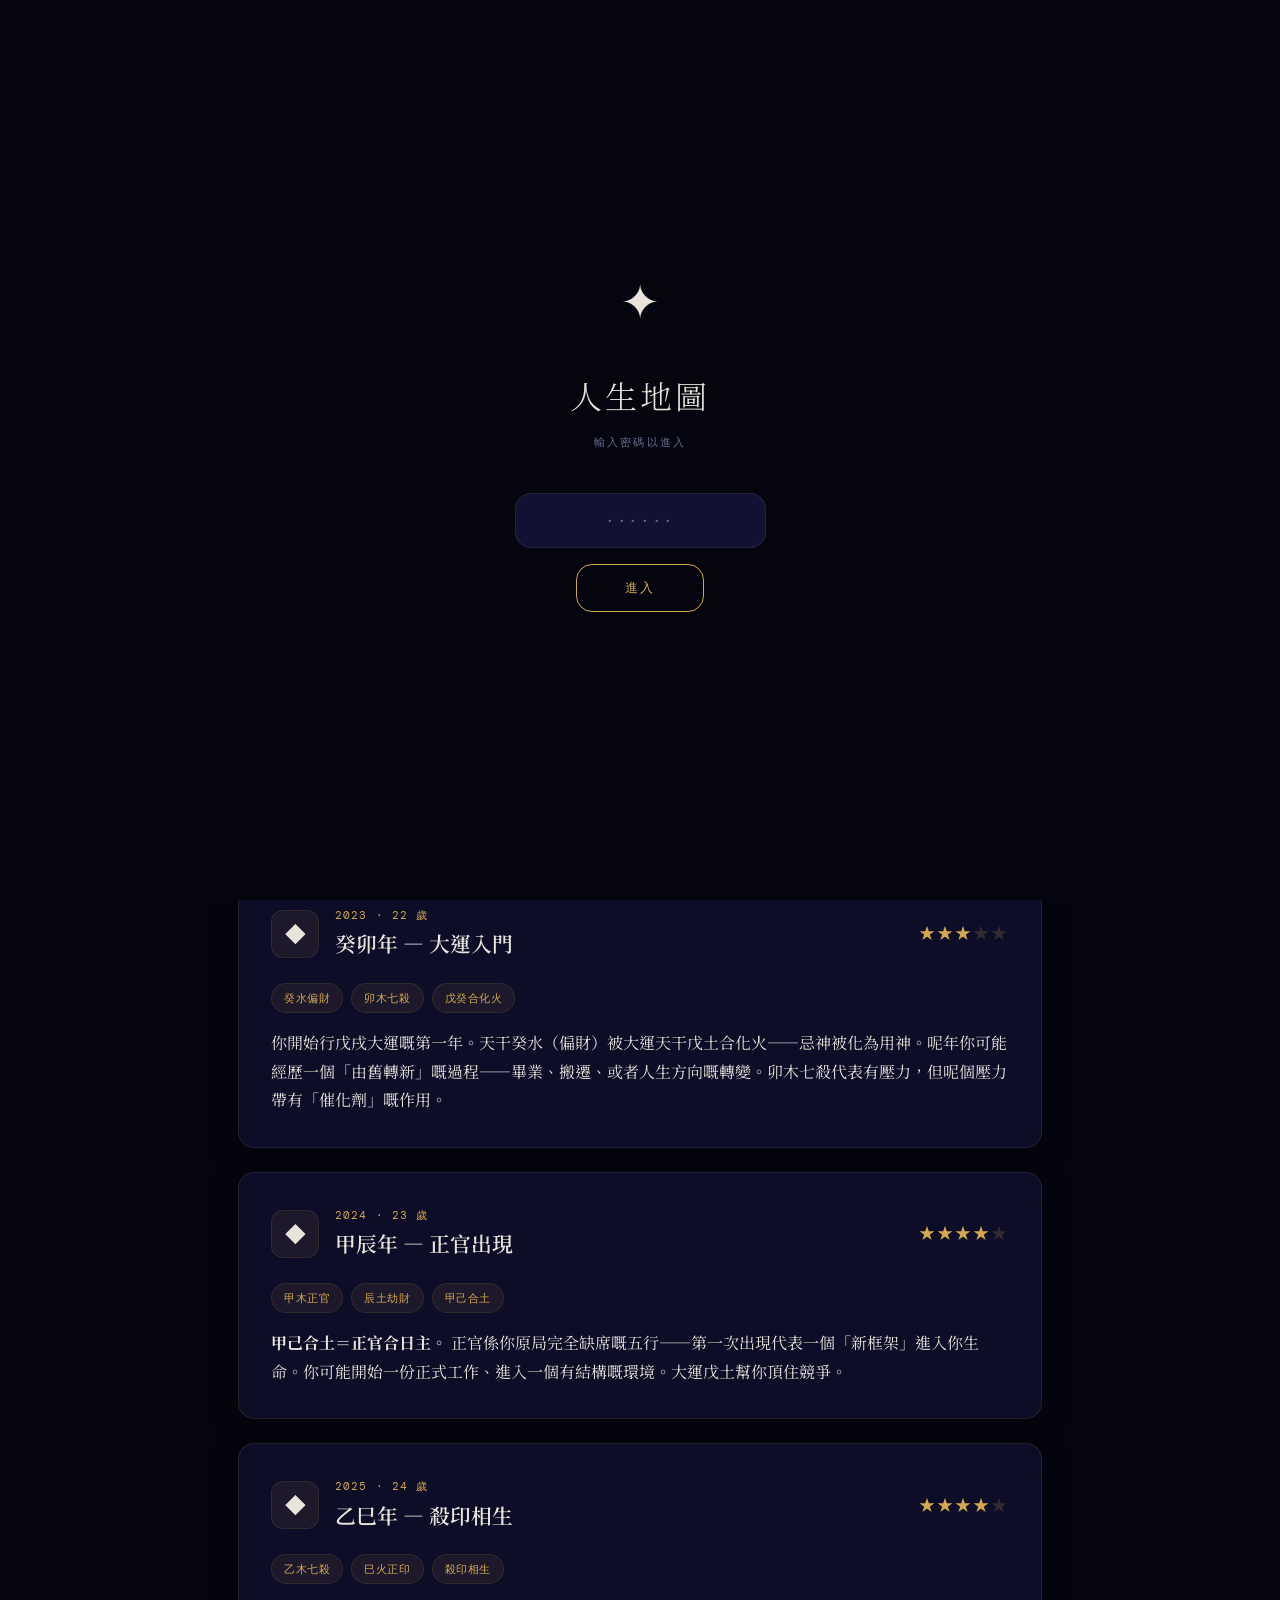
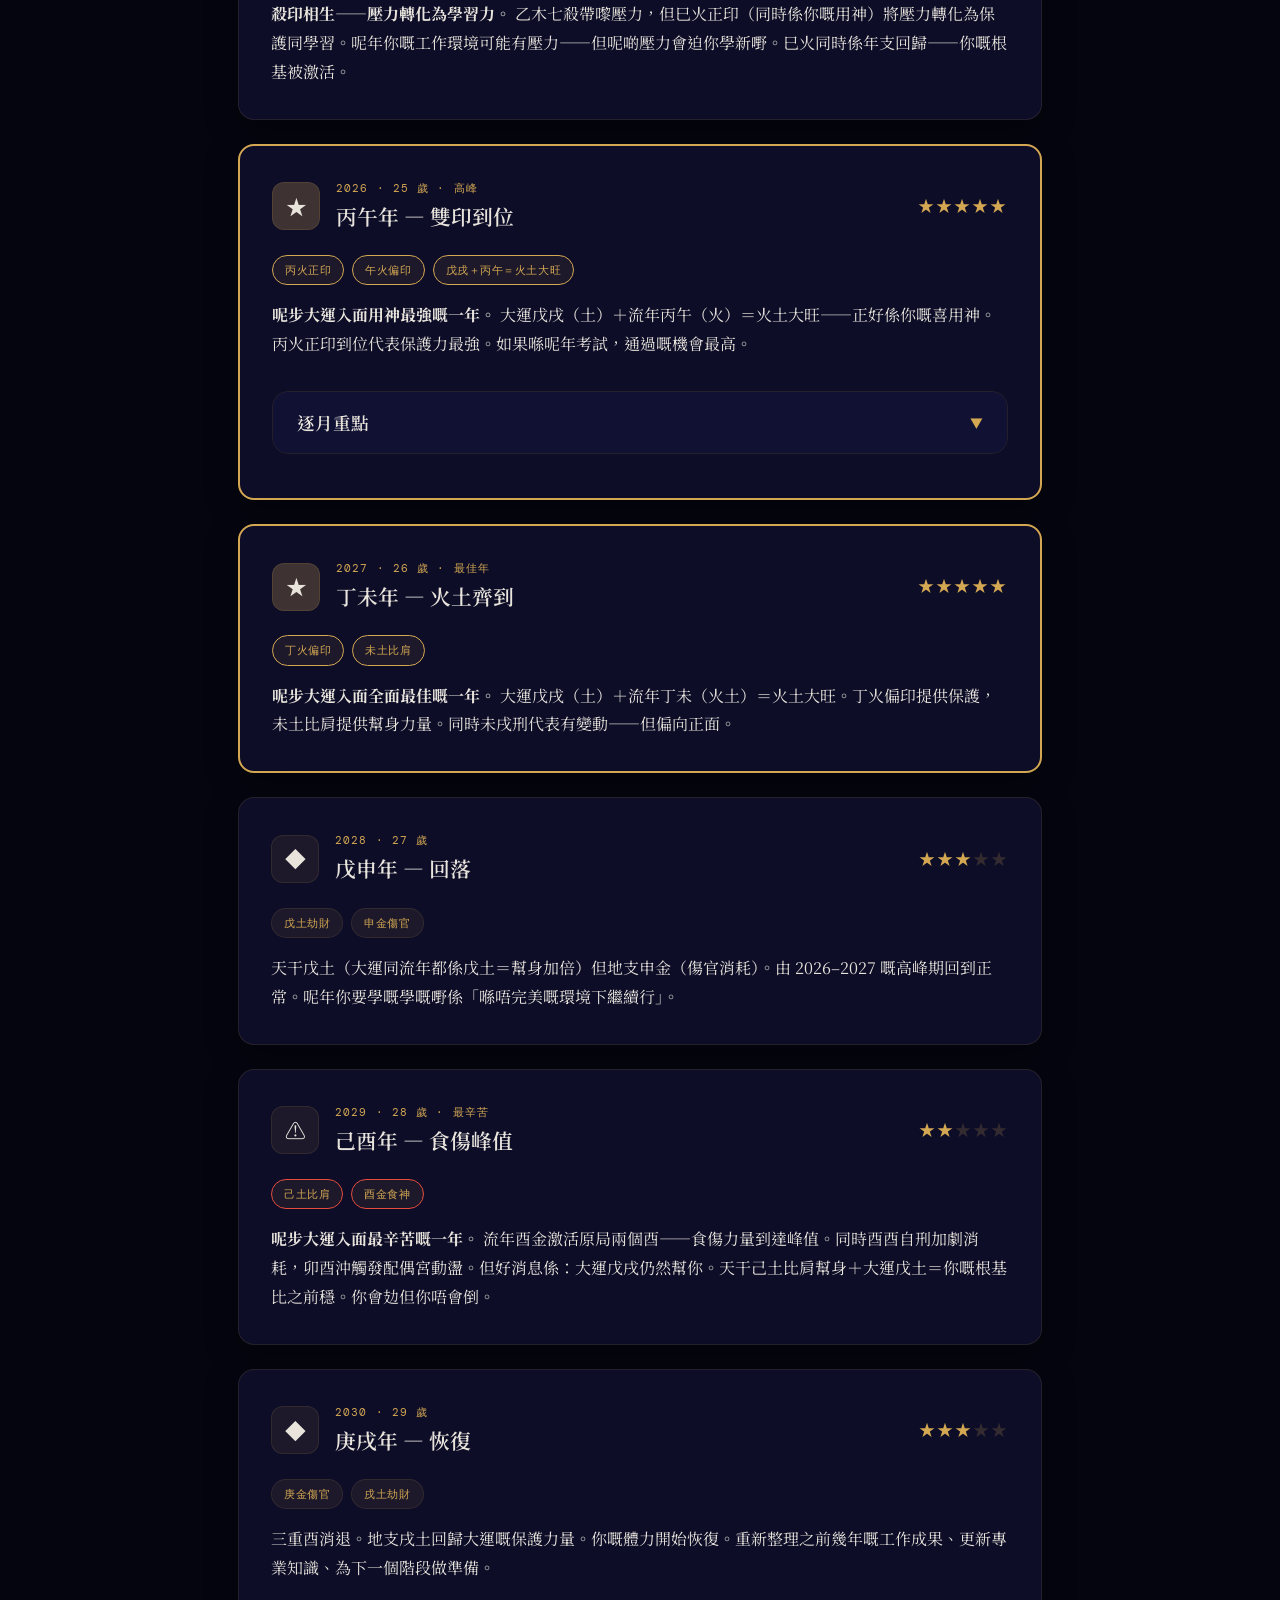
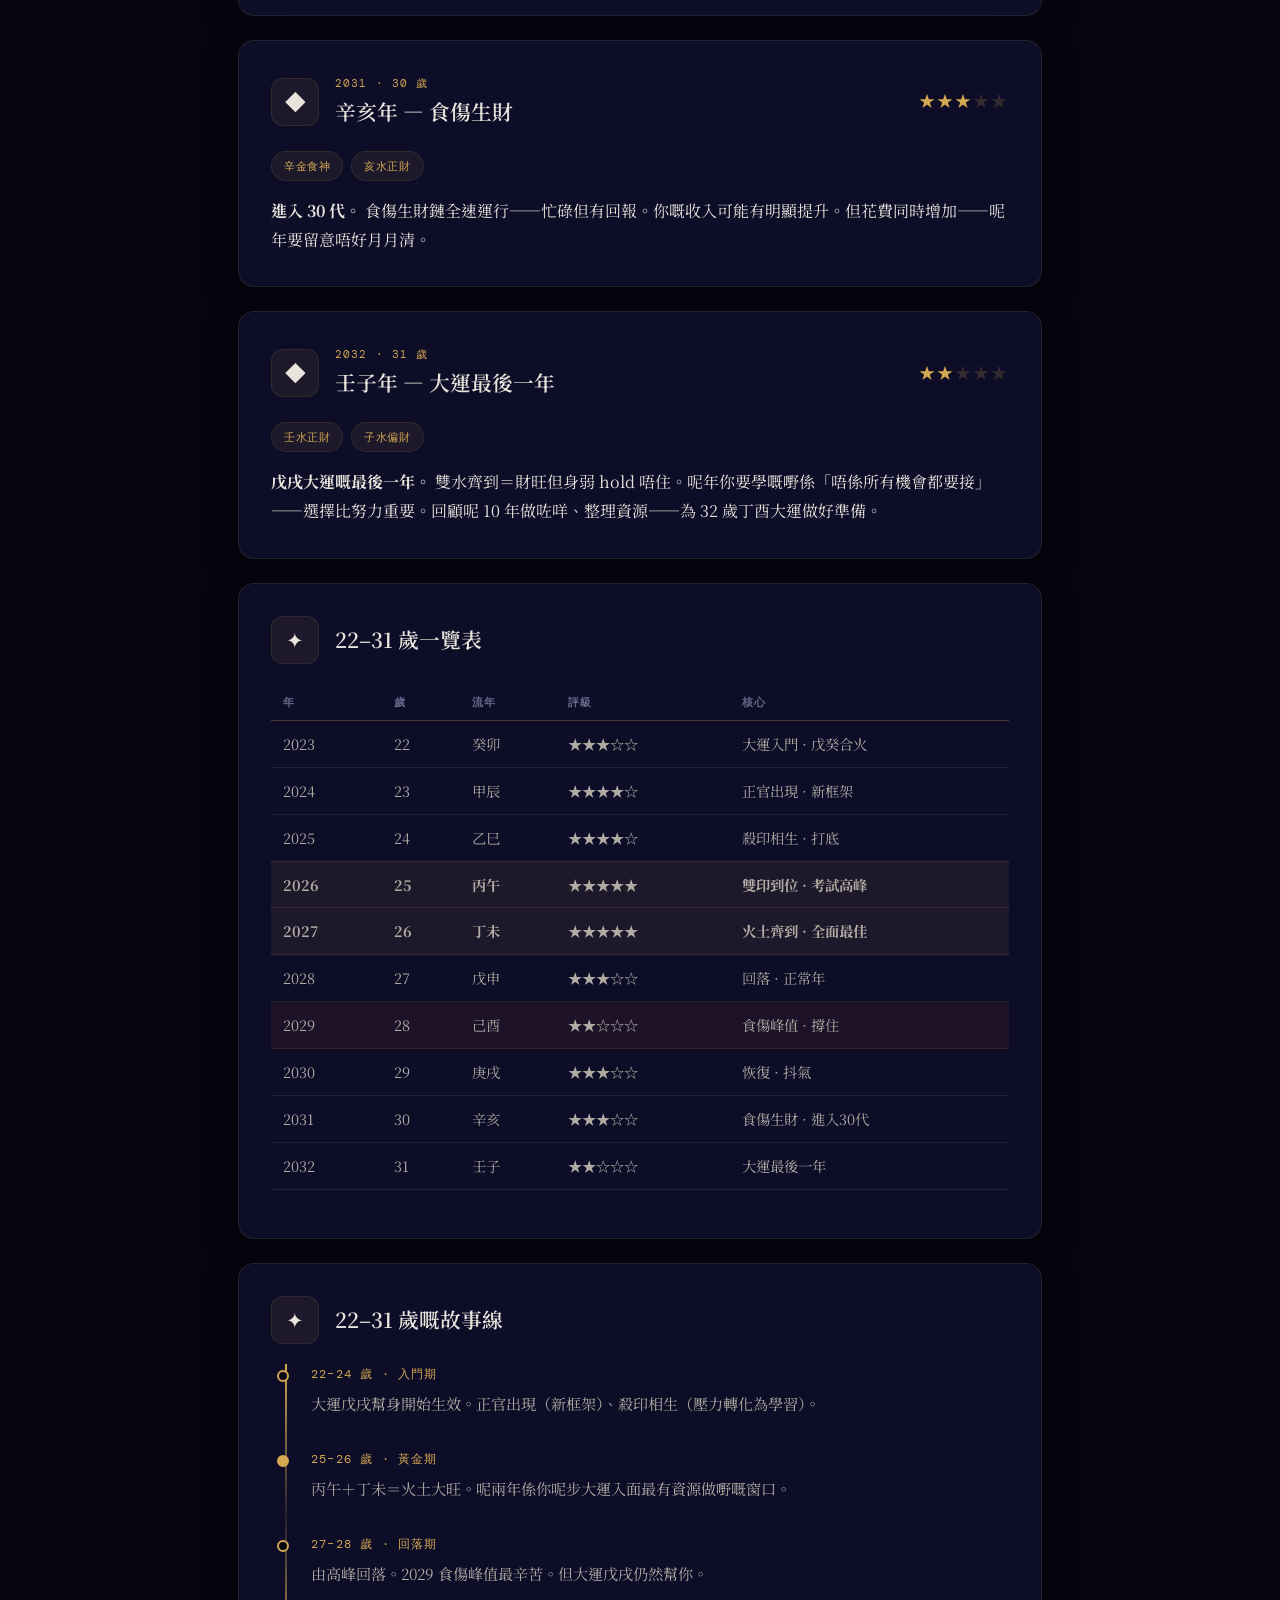
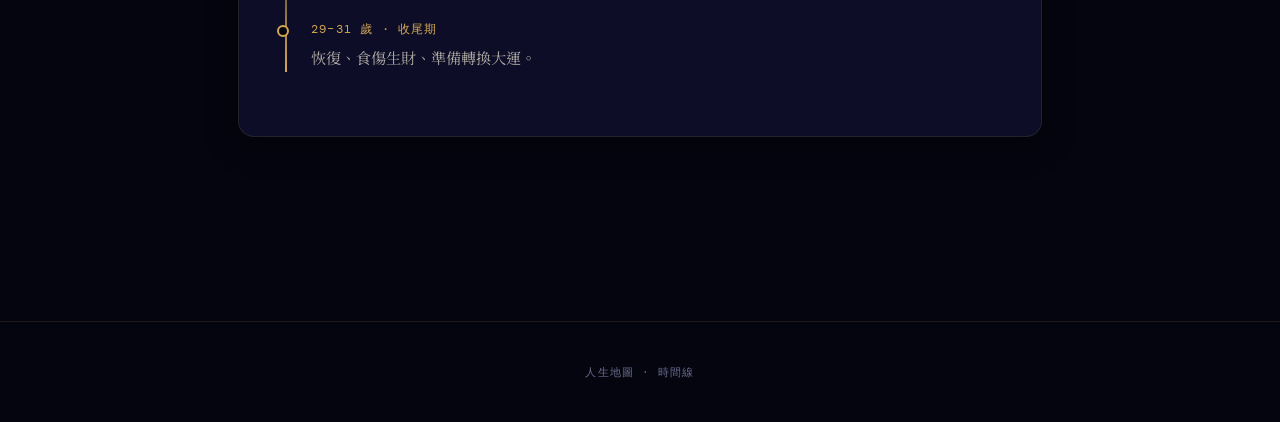
<file: timeline.html>
<!DOCTYPE html>
<html lang="zh-Hant" data-theme="dark">
<head>
  <meta charset="UTF-8">
  <meta name="viewport" content="width=device-width, initial-scale=1.0">
  <title>時間線 · 人生地圖</title>
  <link rel="stylesheet" href="css/style.css">
</head>
<body>

  <div class="starfield"></div>

  <div class="gate" id="gate">
    <div class="gate-content">
      <div class="gate-symbol">&#x2726;</div>
      <div class="gate-title">人生地圖</div>
      <div class="gate-subtitle">輸入密碼以進入</div>
      <div class="gate-input-wrap">
        <input type="password" id="gateInput" class="gate-input" placeholder="······" autocomplete="off">
      </div>
      <button class="gate-btn" id="gateBtn">進入</button>
      <div class="gate-error-msg" id="gateError"></div>
    </div>
  </div>

  <div class="progress-bar" id="progressBar"></div>

  <nav class="nav">
    <a href="index.html" class="nav-logo">&#x2726; 人生地圖</a>
    <ul class="nav-links"></ul>
    <div class="nav-controls">
      <button class="theme-toggle" id="themeToggle" title="切換深淺色">&#x2600;</button>
      <button class="menu-toggle" id="menuToggle">
        <span></span><span></span><span></span>
      </button>
    </div>
  </nav>

  <div class="mobile-nav" id="mobileNav">
    <ul class="mobile-nav-links"></ul>
  </div>

  <div class="page-wrapper">
    <main class="main-content">
      <div class="container">

        <div class="page-header reveal">
          <div class="subtitle">TIMELINE</div>
          <h1>你嘅時間線</h1>
        </div>

        <!-- Section Tabs -->
        <div class="tabs reveal">
          <button class="tab-btn active" data-tab="sec-decade">22–31 歲逐年</button>
          <button class="tab-btn" data-tab="sec-18mo">18 個月預測</button>
          <button class="tab-btn" data-tab="sec-overview">大運總覽</button>
        </div>
        <div class="tab-panels">

          <!-- ==================== DECADE TAB ==================== -->
          <div class="tab-panel active" data-panel="sec-decade">

            <div class="section-title reveal">22–31 歲逐年拆解</div>
            <div class="section-subtitle reveal">戊戌大運 · 2023–2032 · 天干地支都幫身</div>

            <div class="card reveal" style="border-color:var(--accent); border-width:2px;">
              <div class="card-header">
                <div class="card-icon" style="background:var(--accent-glow);">&#x2726;</div>
                <div><div class="card-title">呢步大運嘅底層邏輯</div></div>
              </div>
              <p><strong>你而家行緊嘅戊戌大運，天干戊土（劫財）＋地支戌土（燥土）兩個都幫你。</strong></p>
              <p class="mt-32">同丁酉大運唔同——丁酉係天干保護但地支消耗，而戊戌係全面幫身。你嘅日主己土得呢步大運嘅保護，由孤立無援變成有人企喺你身邊。</p>
              <p class="mt-32">但「幫身」唔等於「冇挑戰」——呢步大運入面仍然有火年同金年嘅交替，有高峰有低谷。</p>
            </div>

            <!-- 2023 -->
            <div class="card reveal">
              <div class="card-header">
                <div class="card-icon">&#x25C6;</div>
                <div>
                  <div class="card-number">2023 · 22 歲</div>
                  <div class="card-title">癸卯年 — 大運入門</div>
                </div>
                <div class="stars" style="margin-left:auto;">&#x2605;&#x2605;&#x2605;<span class="dim">&#x2605;&#x2605;</span></div>
              </div>
              <div class="tag-row">
                <span class="tag">癸水偏財</span>
                <span class="tag">卯木七殺</span>
                <span class="tag">戊癸合化火</span>
              </div>
              <p>你開始行戊戌大運嘅第一年。天干癸水（偏財）被大運天干戊土合化火——忌神被化為用神。呢年你可能經歷一個「由舊轉新」嘅過程——畢業、搬遷、或者人生方向嘅轉變。卯木七殺代表有壓力，但呢個壓力帶有「催化劑」嘅作用。</p>
            </div>

            <!-- 2024 -->
            <div class="card reveal">
              <div class="card-header">
                <div class="card-icon">&#x25C6;</div>
                <div>
                  <div class="card-number">2024 · 23 歲</div>
                  <div class="card-title">甲辰年 — 正官出現</div>
                </div>
                <div class="stars" style="margin-left:auto;">&#x2605;&#x2605;&#x2605;&#x2605;<span class="dim">&#x2605;</span></div>
              </div>
              <div class="tag-row">
                <span class="tag">甲木正官</span>
                <span class="tag">辰土劫財</span>
                <span class="tag">甲己合土</span>
              </div>
              <p><strong>甲己合土＝正官合日主。</strong> 正官係你原局完全缺席嘅五行——第一次出現代表一個「新框架」進入你生命。你可能開始一份正式工作、進入一個有結構嘅環境。大運戊土幫你頂住競爭。</p>
            </div>

            <!-- 2025 -->
            <div class="card reveal">
              <div class="card-header">
                <div class="card-icon">&#x25C6;</div>
                <div>
                  <div class="card-number">2025 · 24 歲</div>
                  <div class="card-title">乙巳年 — 殺印相生</div>
                </div>
                <div class="stars" style="margin-left:auto;">&#x2605;&#x2605;&#x2605;&#x2605;<span class="dim">&#x2605;</span></div>
              </div>
              <div class="tag-row">
                <span class="tag">乙木七殺</span>
                <span class="tag">巳火正印</span>
                <span class="tag">殺印相生</span>
              </div>
              <p><strong>殺印相生——壓力轉化為學習力。</strong> 乙木七殺帶嚟壓力，但巳火正印（同時係你嘅用神）將壓力轉化為保護同學習。呢年你嘅工作環境可能有壓力——但呢啲壓力會迫你學新嘢。巳火同時係年支回歸——你嘅根基被激活。</p>
            </div>

            <!-- 2026 -->
            <div class="card reveal" style="border-color:var(--accent); border-width:2px;">
              <div class="card-header">
                <div class="card-icon" style="background:var(--accent-glow);">&#x2605;</div>
                <div>
                  <div class="card-number">2026 · 25 歲 · 高峰</div>
                  <div class="card-title">丙午年 — 雙印到位</div>
                </div>
                <div class="stars" style="margin-left:auto;">&#x2605;&#x2605;&#x2605;&#x2605;&#x2605;</div>
              </div>
              <div class="tag-row">
                <span class="tag" style="border-color:var(--accent);">丙火正印</span>
                <span class="tag" style="border-color:var(--accent);">午火偏印</span>
                <span class="tag" style="border-color:var(--accent);">戊戌＋丙午＝火土大旺</span>
              </div>
              <p><strong>呢步大運入面用神最強嘅一年。</strong> 大運戊戌（土）＋流年丙午（火）＝火土大旺——正好係你嘅喜用神。丙火正印到位代表保護力最強。如果喺呢年考試，通過嘅機會最高。</p>
              <div class="expandable mt-32">
                <button class="expandable-trigger"><span>逐月重點</span><span class="chevron">&#x25BC;</span></button>
                <div class="expandable-content">
                  <div class="expandable-inner">
                    <table class="data-table">
                      <thead><tr><th>月份</th><th>流月</th><th>評級</th><th>重點</th></tr></thead>
                      <tbody>
                        <tr><td>5月</td><td>甲午</td><td>&#x2605;&#x2605;&#x2605;&#x2605;&#x2605;</td><td>溫書效率最高——甲己合土＋火氣最旺</td></tr>
                        <tr><td>6月</td><td>乙未</td><td>&#x2605;&#x2605;&#x2605;&#x2605;&#x2606;</td><td>殺印相生＋未土幫身</td></tr>
                        <tr><td>7月</td><td>丙申</td><td>&#x2605;&#x2605;&#x2605;&#x2606;&#x2606;</td><td>丙火正印但申金消耗——開始收</td></tr>
                        <tr style="background:rgba(231,76,60,0.08);"><td><strong>8月</strong></td><td><strong>丁酉</strong></td><td>&#x2605;&#x2605;&#x2606;&#x2606;&#x2606;</td><td><strong>考試月——金旺消耗大但大運戊戌幫你頂</strong></td></tr>
                        <tr style="background:var(--accent-dim);"><td><strong>9月</strong></td><td><strong>戊戌</strong></td><td>&#x2605;&#x2605;&#x2605;&#x2605;&#x2605;</td><td><strong>回血月——雙戊戌最強保護</strong></td></tr>
                      </tbody>
                    </table>
                  </div>
                </div>
              </div>
            </div>

            <!-- 2027 -->
            <div class="card reveal" style="border-color:var(--accent); border-width:2px;">
              <div class="card-header">
                <div class="card-icon" style="background:var(--accent-glow);">&#x2605;</div>
                <div>
                  <div class="card-number">2027 · 26 歲 · 最佳年</div>
                  <div class="card-title">丁未年 — 火土齊到</div>
                </div>
                <div class="stars" style="margin-left:auto;">&#x2605;&#x2605;&#x2605;&#x2605;&#x2605;</div>
              </div>
              <div class="tag-row">
                <span class="tag" style="border-color:var(--accent);">丁火偏印</span>
                <span class="tag" style="border-color:var(--accent);">未土比肩</span>
              </div>
              <p><strong>呢步大運入面全面最佳嘅一年。</strong> 大運戊戌（土）＋流年丁未（火土）＝火土大旺。丁火偏印提供保護，未土比肩提供幫身力量。同時未戌刑代表有變動——但偏向正面。</p>
            </div>

            <!-- 2028 -->
            <div class="card reveal">
              <div class="card-header">
                <div class="card-icon">&#x25C6;</div>
                <div>
                  <div class="card-number">2028 · 27 歲</div>
                  <div class="card-title">戊申年 — 回落</div>
                </div>
                <div class="stars" style="margin-left:auto;">&#x2605;&#x2605;&#x2605;<span class="dim">&#x2605;&#x2605;</span></div>
              </div>
              <div class="tag-row">
                <span class="tag">戊土劫財</span>
                <span class="tag">申金傷官</span>
              </div>
              <p>天干戊土（大運同流年都係戊土＝幫身加倍）但地支申金（傷官消耗）。由 2026–2027 嘅高峰期回到正常。呢年你要學嘅學嘅嘢係「喺唔完美嘅環境下繼續行」。</p>
            </div>

            <!-- 2029 -->
            <div class="card reveal">
              <div class="card-header">
                <div class="card-icon">&#x26A0;</div>
                <div>
                  <div class="card-number">2029 · 28 歲 · 最辛苦</div>
                  <div class="card-title">己酉年 — 食傷峰值</div>
                </div>
                <div class="stars" style="margin-left:auto;">&#x2605;&#x2605;<span class="dim">&#x2605;&#x2605;&#x2605;</span></div>
              </div>
              <div class="tag-row">
                <span class="tag" style="border-color:#e74c3c;">己土比肩</span>
                <span class="tag" style="border-color:#e74c3c;">酉金食神</span>
              </div>
              <p><strong>呢步大運入面最辛苦嘅一年。</strong> 流年酉金激活原局兩個酉——食傷力量到達峰值。同時酉酉自刑加劇消耗，卯酉沖觸發配偶宮動盪。但好消息係：大運戊戌仍然幫你。天干己土比肩幫身＋大運戊土＝你嘅根基比之前穩。你會攰但你唔會倒。</p>
            </div>

            <!-- 2030 -->
            <div class="card reveal">
              <div class="card-header">
                <div class="card-icon">&#x25C6;</div>
                <div>
                  <div class="card-number">2030 · 29 歲</div>
                  <div class="card-title">庚戌年 — 恢復</div>
                </div>
                <div class="stars" style="margin-left:auto;">&#x2605;&#x2605;&#x2605;<span class="dim">&#x2605;&#x2605;</span></div>
              </div>
              <div class="tag-row">
                <span class="tag">庚金傷官</span>
                <span class="tag">戌土劫財</span>
              </div>
              <p>三重酉消退。地支戌土回歸大運嘅保護力量。你嘅體力開始恢復。重新整理之前幾年嘅工作成果、更新專業知識、為下一個階段做準備。</p>
            </div>

            <!-- 2031 -->
            <div class="card reveal">
              <div class="card-header">
                <div class="card-icon">&#x25C6;</div>
                <div>
                  <div class="card-number">2031 · 30 歲</div>
                  <div class="card-title">辛亥年 — 食傷生財</div>
                </div>
                <div class="stars" style="margin-left:auto;">&#x2605;&#x2605;&#x2605;<span class="dim">&#x2605;&#x2605;</span></div>
              </div>
              <div class="tag-row">
                <span class="tag">辛金食神</span>
                <span class="tag">亥水正財</span>
              </div>
              <p><strong>進入 30 代。</strong> 食傷生財鏈全速運行——忙碌但有回報。你嘅收入可能有明顯提升。但花費同時增加——呢年要留意唔好月月清。</p>
            </div>

            <!-- 2032 -->
            <div class="card reveal">
              <div class="card-header">
                <div class="card-icon">&#x25C6;</div>
                <div>
                  <div class="card-number">2032 · 31 歲</div>
                  <div class="card-title">壬子年 — 大運最後一年</div>
                </div>
                <div class="stars" style="margin-left:auto;">&#x2605;&#x2605;<span class="dim">&#x2605;&#x2605;&#x2605;</span></div>
              </div>
              <div class="tag-row">
                <span class="tag">壬水正財</span>
                <span class="tag">子水偏財</span>
              </div>
              <p><strong>戊戌大運嘅最後一年。</strong> 雙水齊到＝財旺但身弱 hold 唔住。呢年你要學嘅嘢係「唔係所有機會都要接」——選擇比努力重要。回顧呢 10 年做咗咩、整理資源——為 32 歲丁酉大運做好準備。</p>
            </div>

            <!-- Decade Summary -->
            <div class="card reveal">
              <div class="card-header">
                <div class="card-icon">&#x2726;</div>
                <div><div class="card-title">22–31 歲一覽表</div></div>
              </div>
              <table class="data-table">
                <thead><tr><th>年</th><th>歲</th><th>流年</th><th>評級</th><th>核心</th></tr></thead>
                <tbody>
                  <tr><td>2023</td><td>22</td><td>癸卯</td><td>&#x2605;&#x2605;&#x2605;&#x2606;&#x2606;</td><td>大運入門 · 戊癸合火</td></tr>
                  <tr><td>2024</td><td>23</td><td>甲辰</td><td>&#x2605;&#x2605;&#x2605;&#x2605;&#x2606;</td><td>正官出現 · 新框架</td></tr>
                  <tr><td>2025</td><td>24</td><td>乙巳</td><td>&#x2605;&#x2605;&#x2605;&#x2605;&#x2606;</td><td>殺印相生 · 打底</td></tr>
                  <tr style="background:var(--accent-dim);"><td><strong>2026</strong></td><td><strong>25</strong></td><td><strong>丙午</strong></td><td>&#x2605;&#x2605;&#x2605;&#x2605;&#x2605;</td><td><strong>雙印到位 · 考試高峰</strong></td></tr>
                  <tr style="background:var(--accent-dim);"><td><strong>2027</strong></td><td><strong>26</strong></td><td><strong>丁未</strong></td><td>&#x2605;&#x2605;&#x2605;&#x2605;&#x2605;</td><td><strong>火土齊到 · 全面最佳</strong></td></tr>
                  <tr><td>2028</td><td>27</td><td>戊申</td><td>&#x2605;&#x2605;&#x2605;&#x2606;&#x2606;</td><td>回落 · 正常年</td></tr>
                  <tr style="background:rgba(231,76,60,0.08);"><td>2029</td><td>28</td><td>己酉</td><td>&#x2605;&#x2605;&#x2606;&#x2606;&#x2606;</td><td>食傷峰值 · 撐住</td></tr>
                  <tr><td>2030</td><td>29</td><td>庚戌</td><td>&#x2605;&#x2605;&#x2605;&#x2606;&#x2606;</td><td>恢復 · 抖氣</td></tr>
                  <tr><td>2031</td><td>30</td><td>辛亥</td><td>&#x2605;&#x2605;&#x2605;&#x2606;&#x2606;</td><td>食傷生財 · 進入30代</td></tr>
                  <tr><td>2032</td><td>31</td><td>壬子</td><td>&#x2605;&#x2605;&#x2606;&#x2606;&#x2606;</td><td>大運最後一年</td></tr>
                </tbody>
              </table>
            </div>

            <!-- Story Arc -->
            <div class="card reveal">
              <div class="card-header">
                <div class="card-icon">&#x2726;</div>
                <div><div class="card-title">22–31 歲嘅故事線</div></div>
              </div>
              <div class="timeline">
                <div class="timeline-item">
                  <div class="timeline-dot"></div>
                  <div class="timeline-year">22–24 歲 · 入門期</div>
                  <div class="timeline-desc">大運戊戌幫身開始生效。正官出現（新框架）、殺印相生（壓力轉化為學習）。</div>
                </div>
                <div class="timeline-item" style="border-left-color:var(--accent);">
                  <div class="timeline-dot" style="background:var(--accent); border-color:var(--accent);"></div>
                  <div class="timeline-year" style="color:var(--accent);">25–26 歲 · 黃金期</div>
                  <div class="timeline-desc">丙午＋丁未＝火土大旺。呢兩年係你呢步大運入面最有資源做嘢嘅窗口。</div>
                </div>
                <div class="timeline-item">
                  <div class="timeline-dot"></div>
                  <div class="timeline-year">27–28 歲 · 回落期</div>
                  <div class="timeline-desc">由高峰回落。2029 食傷峰值最辛苦。但大運戊戌仍然幫你。</div>
                </div>
                <div class="timeline-item">
                  <div class="timeline-dot"></div>
                  <div class="timeline-year">29–31 歲 · 收尾期</div>
                  <div class="timeline-desc">恢復、食傷生財、準備轉換大運。</div>
                </div>
              </div>
            </div>

          </div>

          <!-- ==================== 18-MONTH TAB ==================== -->
          <div class="tab-panel" data-panel="sec-18mo">

            <div class="section-title reveal">18 個月預測</div>
            <div class="section-subtitle reveal">2026 年 5 月 → 2027 年 11 月</div>

            <div class="card reveal">
              <div class="card-header">
                <div class="card-icon">&#x2726;</div>
                <div><div class="card-title">底層結構</div></div>
              </div>
              <p>呢 18 個月行緊：<strong>戊戌大運</strong>（全面幫身）＋<strong>丙午→丁未流年</strong>（雙用神年）＋<strong>法達木>太</strong>（木星保護＋太陽自我激活）。</p>
              <p class="mt-32">18 個月唔係直線——而係一個波浪。兩個高峰（2026年5–6月同2027年5–6月）同兩個低谷（2026年8月同12月、2027年8月同10–11月）。</p>
              <p class="mt-32">好消息：大運戊戌一直幫你。就算流月唔好，大運都係你嘅保護網。</p>
            </div>

            <!-- Month by Month -->
            <div class="card reveal">
              <div class="card-header">
                <div class="card-icon">&#x25C8;</div>
                <div><div class="card-title">逐月一覽</div></div>
              </div>
              <table class="data-table">
                <thead><tr><th>月份</th><th>流月</th><th>評級</th><th>核心</th></tr></thead>
                <tbody>
                  <tr><td>2026/5</td><td>甲午</td><td>&#x2605;&#x2605;&#x2605;&#x2605;&#x2605;</td><td>溫書效率最高</td></tr>
                  <tr><td>2026/6</td><td>乙未</td><td>&#x2605;&#x2605;&#x2605;&#x2605;&#x2606;</td><td>殺印相生＋未土幫身</td></tr>
                  <tr><td>2026/7</td><td>丙申</td><td>&#x2605;&#x2605;&#x2605;&#x2606;&#x2606;</td><td>開始收</td></tr>
                  <tr style="background:rgba(231,76,60,0.08);"><td><strong>2026/8</strong></td><td><strong>丁酉</strong></td><td>&#x2605;&#x2605;&#x2606;&#x2606;&#x2606;</td><td><strong>考試月——大運戊戌幫你頂</strong></td></tr>
                  <tr style="background:var(--accent-dim);"><td><strong>2026/9</strong></td><td><strong>戊戌</strong></td><td>&#x2605;&#x2605;&#x2605;&#x2605;&#x2605;</td><td><strong>回血——雙戊戌最強保護</strong></td></tr>
                  <tr><td>2026/10</td><td>己亥</td><td>&#x2605;&#x2605;&#x2605;&#x2606;&#x2606;</td><td>處理屋企嘅事</td></tr>
                  <tr><td>2026/11</td><td>庚子前</td><td>&#x2605;&#x2605;&#x2605;&#x2606;&#x2606;</td><td>旅行安排上半月</td></tr>
                  <tr style="background:rgba(231,76,60,0.08);"><td>2026/12</td><td>庚子</td><td>&#x2605;&#x2606;&#x2606;&#x2606;&#x2606;</td><td>年尾最差——金水齊到</td></tr>
                  <tr><td>2027/1</td><td>壬寅</td><td>&#x2605;&#x2605;&#x2605;&#x2606;&#x2606;</td><td>接受內在變化</td></tr>
                  <tr><td>2027/2</td><td>癸卯</td><td>&#x2605;&#x2605;&#x2606;&#x2606;&#x2606;</td><td>情緒波動——由佢</td></tr>
                  <tr><td>2027/3</td><td>甲辰</td><td>&#x2605;&#x2605;&#x2605;&#x2605;&#x2606;</td><td>新機會出現</td></tr>
                  <tr><td>2027/4</td><td>乙巳</td><td>&#x2605;&#x2605;&#x2605;&#x2605;&#x2606;</td><td>人脈回歸</td></tr>
                  <tr style="background:var(--accent-dim);"><td><strong>2027/5</strong></td><td><strong>丙午</strong></td><td>&#x2605;&#x2605;&#x2605;&#x2605;&#x2605;</td><td><strong>火氣再現——開始新目標</strong></td></tr>
                  <tr style="background:var(--accent-dim);"><td><strong>2027/6</strong></td><td><strong>丁未</strong></td><td>&#x2605;&#x2605;&#x2605;&#x2605;&#x2605;</td><td><strong>18月之冠——做任何重大決定</strong></td></tr>
                  <tr><td>2027/7</td><td>戊申</td><td>&#x2605;&#x2605;&#x2606;&#x2606;&#x2606;</td><td>接受回落</td></tr>
                  <tr style="background:rgba(231,76,60,0.08);"><td><strong>2027/8</strong></td><td><strong>己酉</strong></td><td>&#x2605;&#x2606;&#x2606;&#x2606;&#x2606;</td><td><strong>三重酉再現——你上次捱過咗</strong></td></tr>
                  <tr><td>2027/9</td><td>庚戌</td><td>&#x2605;&#x2605;&#x2605;&#x2606;&#x2606;</td><td>恢復</td></tr>
                  <tr><td>2027/10-11</td><td>辛亥/壬子</td><td>&#x2605;&#x2606;&#x2606;&#x2606;&#x2606;</td><td>收爐——保護力減弱係暫時</td></tr>
                </tbody>
              </table>
            </div>

            <div class="card reveal" style="border-color:var(--accent); border-width:2px;">
              <div class="card-header">
                <div class="card-icon" style="background:var(--accent-glow);">&#x2726;</div>
                <div><div class="card-title">18 個月你要記住嘅三件事</div></div>
              </div>
              <p><strong>第一：2026–2027 係你呢步大運入面最好嘅兩年。</strong> 丙午＋丁未流年＋戊戌大運＋法達木>太＝火土大旺＋木星保護＋太陽自我激活。</p>
              <p class="mt-32"><strong>第二：大運戊戌一直保護緊你。</strong> 就算流月唔好（8月丁酉、12月庚子），大運嘅戊戌土仍然幫你頂住。</p>
              <p class="mt-32"><strong>第三：你嘅事業時間表仍然係慢上坡。</strong> 呢 18 個月係播種期嘅一部分。你做嘅每一件事都係為咗 32 歲之後嘅丁酉大運做準備。</p>
            </div>

          </div>

          <!-- ==================== OVERVIEW TAB ==================== -->
          <div class="tab-panel" data-panel="sec-overview">

            <div class="section-title reveal">大運總覽</div>
            <div class="section-subtitle reveal">你嘅一生事業節奏</div>

            <div class="card reveal">
              <div class="card-header">
                <div class="card-icon">&#x231B;</div>
                <div><div class="card-title">大運排列</div></div>
              </div>
              <table class="data-table">
                <thead><tr><th>大運</th><th>歲數</th><th>天干</th><th>地支</th><th>狀態</th></tr></thead>
                <tbody>
                  <tr style="background:var(--accent-dim);"><td><strong>而家</strong></td><td><strong>22–31</strong></td><td><strong>戊（劫財）</strong></td><td><strong>戌（燥土）</strong></td><td><strong>全面幫身</strong></td></tr>
                  <tr><td>下一運</td><td>32–41</td><td>丁（偏印）</td><td>酉（食神）</td><td>有保護但有消耗</td></tr>
                  <tr><td>第三運</td><td>42–51</td><td>丙（正印）</td><td>申（傷官）</td><td>正印到位——事業上升</td></tr>
                  <tr><td>第四運</td><td>52–61</td><td>乙（七殺）</td><td>未（比肩）</td><td>殺印相生——穩固</td></tr>
                  <tr><td>第五運</td><td>62–71</td><td>甲（正官）</td><td>午（偏印）</td><td>金神成器——巔峰</td></tr>
                </tbody>
              </table>
            </div>

            <div class="card reveal">
              <div class="card-header">
                <div class="card-icon">&#x2726;</div>
                <div><div class="card-title">事業曲線</div></div>
              </div>
              <div class="timeline">
                <div class="timeline-item">
                  <div class="timeline-dot"></div>
                  <div class="timeline-year">而家 · 20 出頭</div>
                  <div class="timeline-title">播種期</div>
                  <div class="timeline-desc">大運戊戌全面幫身——你嘅根基比之前任何時候都穩。6宮主飛10宮代表每日工作建構事業。</div>
                </div>
                <div class="timeline-item">
                  <div class="timeline-dot"></div>
                  <div class="timeline-year">32 歲後 · 丁酉大運</div>
                  <div class="timeline-title">消耗期</div>
                  <div class="timeline-desc">天干偏印保護但地支食神消耗。由全面幫身變為有保護有消耗。</div>
                </div>
                <div class="timeline-item">
                  <div class="timeline-dot"></div>
                  <div class="timeline-year">42 歲後 · 丙申大運</div>
                  <div class="timeline-title">曙光期</div>
                  <div class="timeline-desc">正印到位——保護力最強嘅大運。專業認證帶嚟收入升級。</div>
                </div>
                <div class="timeline-item">
                  <div class="timeline-dot"></div>
                  <div class="timeline-year">52 歲後 · 乙未大運</div>
                  <div class="timeline-title">穩固期</div>
                  <div class="timeline-desc">殺印相生＋未土幫身。事業穩固。斗宿嘅逆轉開始明顯。</div>
                </div>
                <div class="timeline-item">
                  <div class="timeline-dot" style="background:var(--accent); border-color:var(--accent);"></div>
                  <div class="timeline-year" style="color:var(--accent);">62 歲後 · 甲午大運</div>
                  <div class="timeline-title">巔峰期</div>
                  <div class="timeline-desc">金神被火鍛造成器。白蠟金成真金。斗宿逆轉完成。</div>
                </div>
              </div>
            </div>

          </div>

        </div>

      </div>
    </main>

    <footer class="footer">
      <p>人生地圖 · 時間線</p>
    </footer>
  </div>

  <script src="js/app.js"></script>
</body>
</html>
</file>
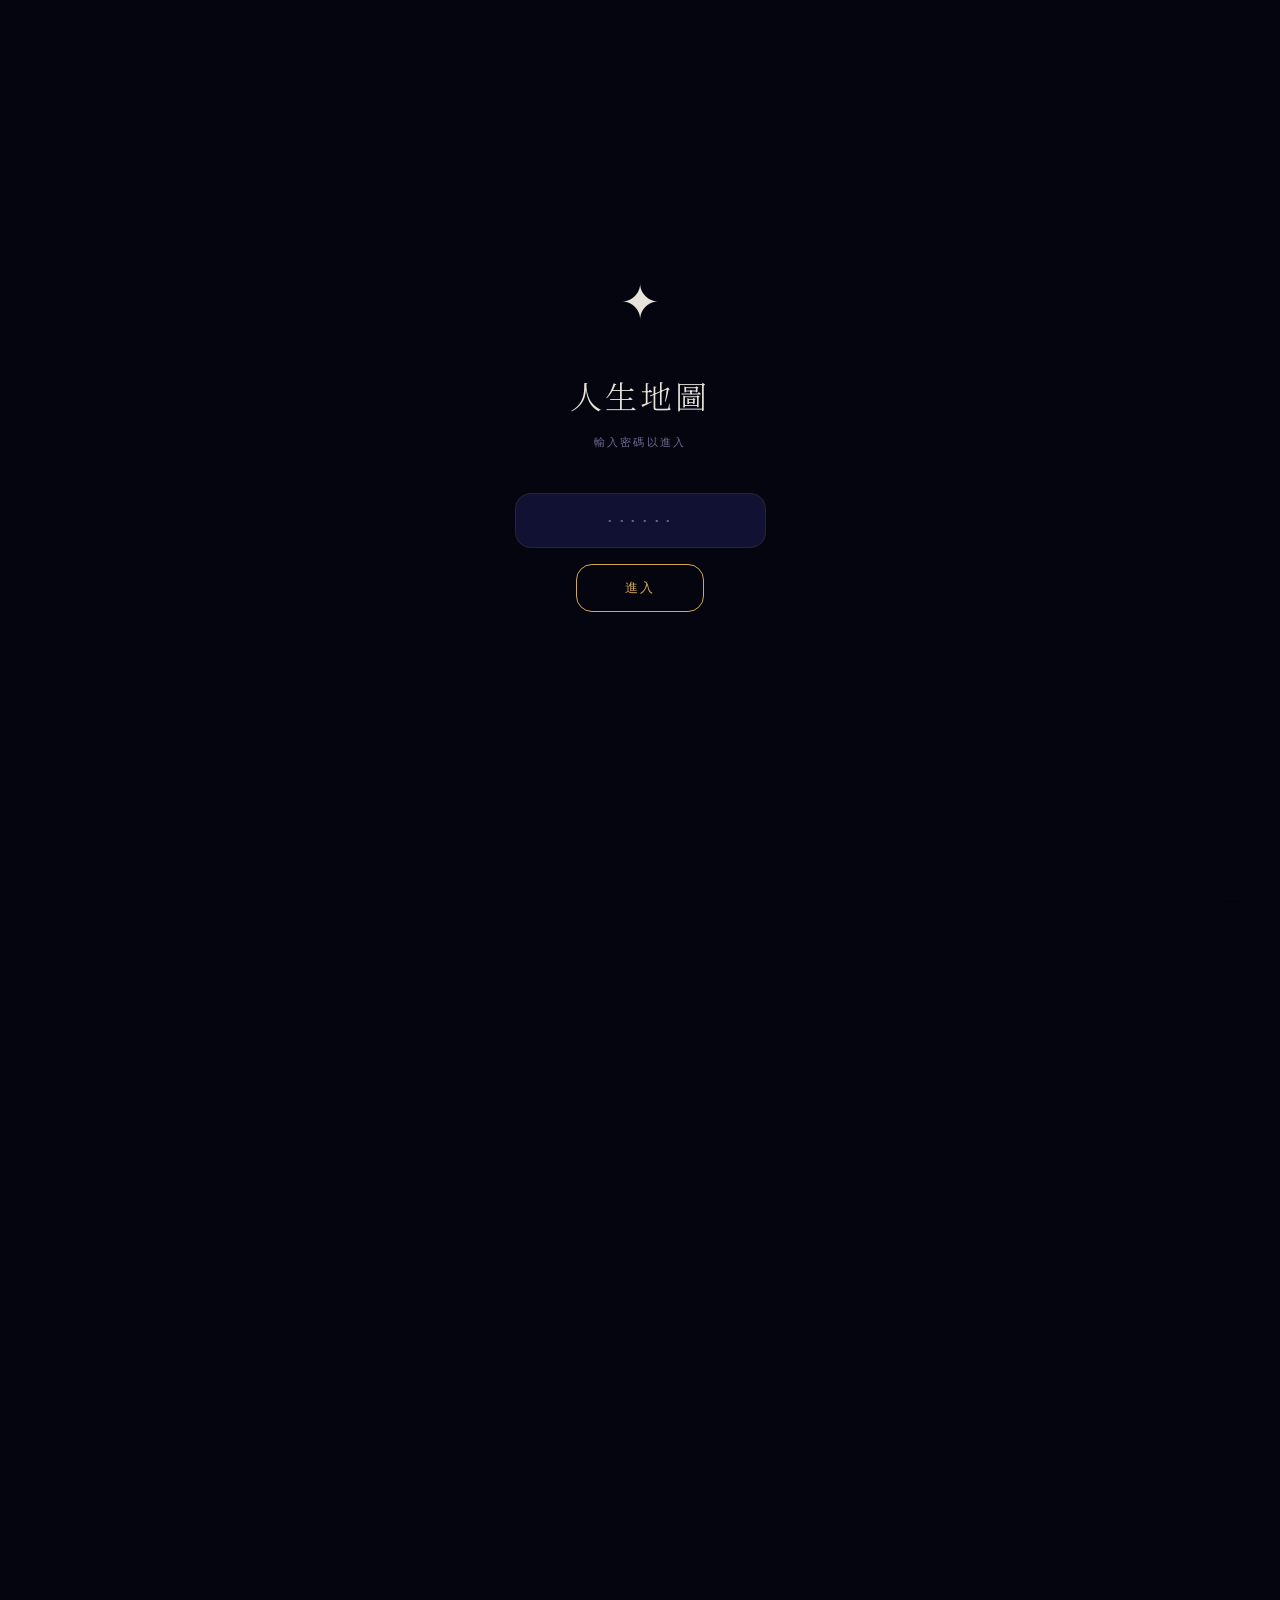
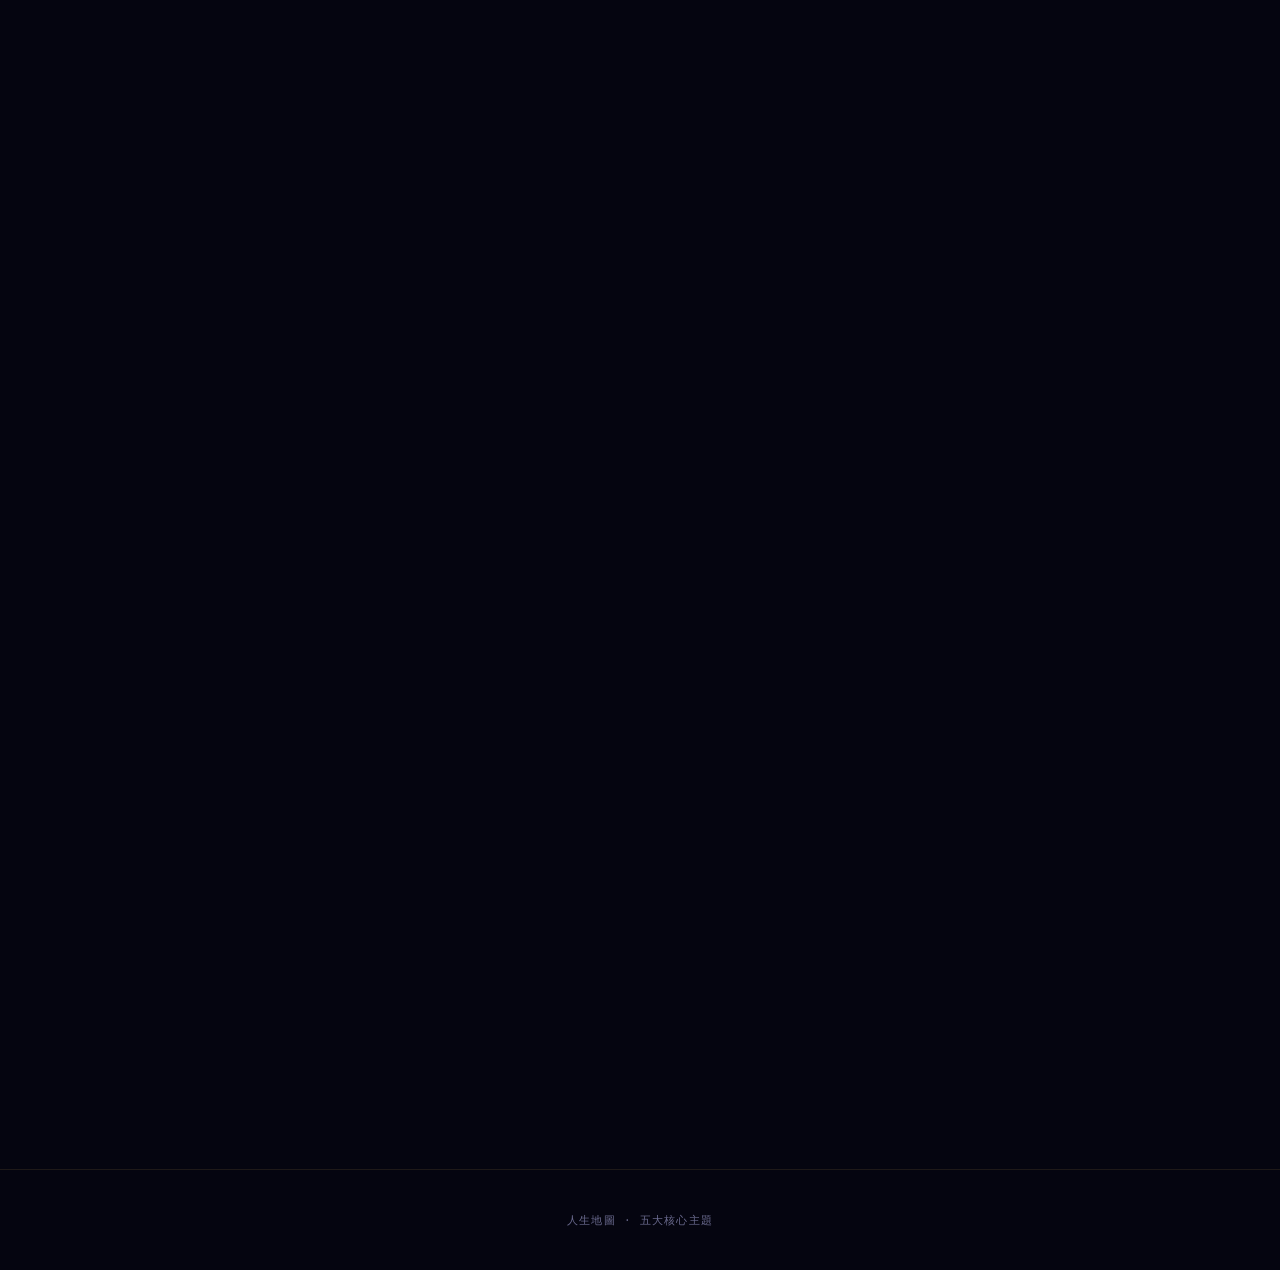
<file: SincereHandsomeSunflower/core.html>
<!DOCTYPE html>
<html lang="zh-Hant" data-theme="dark">
<head>
  <meta charset="UTF-8">
  <meta name="viewport" content="width=device-width, initial-scale=1.0">
  <title>核心主題 · 人生地圖</title>
  <link rel="stylesheet" href="css/style.css">
</head>
<body>

  <div class="starfield"></div>

  <!-- Password Gate -->
  <div class="gate" id="gate">
    <div class="gate-content">
      <div class="gate-symbol">&#x2726;</div>
      <div class="gate-title">人生地圖</div>
      <div class="gate-subtitle">輸入密碼以進入</div>
      <div class="gate-input-wrap">
        <input type="password" id="gateInput" class="gate-input" placeholder="······" autocomplete="off">
      </div>
      <button class="gate-btn" id="gateBtn">進入</button>
      <div class="gate-error-msg" id="gateError"></div>
    </div>
  </div>

  <div class="progress-bar" id="progressBar"></div>

  <!-- Navigation -->
  <nav class="nav">
    <a href="index.html" class="nav-logo">&#x2726; 人生地圖</a>
    <ul class="nav-links">
      <li><a href="core.html">核心主題</a></li>
      <li><a href="gifts.html">天賦陰影</a></li>
      <li><a href="domains.html">十大領域</a></li>
      <li><a href="timeline.html">時間線</a></li>
      <li><a href="map.html">人生地圖</a></li>
    </ul>
    <div class="nav-controls">
      <button class="theme-toggle" id="themeToggle" title="切換深淺色">&#x2600;</button>
      <button class="menu-toggle" id="menuToggle">
        <span></span><span></span><span></span>
      </button>
    </div>
  </nav>

  <div class="mobile-nav" id="mobileNav">
    <ul class="mobile-nav-links">
      <li><a href="index.html">首頁</a></li>
      <li><a href="core.html">核心主題</a></li>
      <li><a href="gifts.html">天賦與陰影</a></li>
      <li><a href="domains.html">十大領域</a></li>
      <li><a href="timeline.html">時間線</a></li>
      <li><a href="map.html">人生地圖</a></li>
    </ul>
  </div>

  <div class="page-wrapper">
    <main class="main-content">
      <div class="container">

        <!-- Page Header -->
        <div class="page-header reveal">
          <div class="subtitle">CORE THEMES</div>
          <h1>五大核心主題</h1>
        </div>

        <!-- ============ THEME 1: IDENTITY ============ -->
        <div class="card reveal delay-1">
          <div class="card-header">
            <div class="card-icon">&#x2726;</div>
            <div>
              <div class="card-number">01</div>
              <div class="card-title">身份 —— 「我係邊個」</div>
            </div>
          </div>

          <div class="tag-row">
            <span class="tag">太陽尊貴 1 分</span>
            <span class="tag">日主己土孤立</span>
            <span class="tag">次限太陽入水瓶</span>
          </div>

          <div class="tabs">
            <button class="tab-btn active" data-tab="id-astro">星盤依據</button>
            <button class="tab-btn" data-tab="id-bazi">八字依據</button>
            <button class="tab-btn" data-tab="id-real">你嘅現實</button>
            <button class="tab-btn" data-tab="id-grow">成長方向</button>
          </div>
          <div class="tab-panels">
            <div class="tab-panel active" data-panel="id-astro">
              <p><strong>你嘅 ASC 係獅子 12°16'</strong> — 外在嘅你帶有獅子嘅特質：想被見到、想被肯定、有舞台感。但獅子嘅核心需求係「被欣賞」——你需要嘅唔係掌聲，而係「有人真正見到你係邊個」。</p>
              <p class="mt-32"><strong>你嘅 ASC 宮主星太陽喺摩羯 6 宮，尊貴只有 1 分</strong>（全盤最低）— 你嘅「自我」由一粒全盤最弱嘅太陽掌管。就好似一個人揸住一架好靚嘅車（ASC 獅子）但引擎馬力唔夠（太陽 1 分）。外表睇落有氣勢，但內在嘅「我 OK」感唔穩。</p>
              <p class="mt-32"><strong>你嘅次限太陽已經進入水瓶 15°49'</strong> — 你嘅身份認同正正經歷由「摩羯」到「水瓶」嘅轉變。由「傳統、責任、結構」轉向「獨立、創新、有自己一套」。呢個轉變大概喺你 22–23 歲左右開始，會持續幾年。</p>
            </div>
            <div class="tab-panel" data-panel="id-bazi">
              <p><strong>你係己土日主——天干零印星零比劫</strong> — 你嘅日主孤立無援。你嘅「我」喺天干層面冇任何同伴同保護。就好似一個人企喺一片空地中間——四面都冇牆。</p>
              <p class="mt-32"><strong>你嘅己土生喺丑月（冬月濕土）</strong> — 你嘅「土」嘅本質係凍冰嘅濕土——有形但冇溫度。你嘅存在感好強（土＝有份量），但溫暖感好弱（凍＋濕）。</p>
              <p class="mt-32"><strong>你嘅食傷出現 5 次</strong> — 你嘅身份定義方式係「我識做咩」而唔係「我係咩」。食傷代替咗印星嘅角色——你用「不停產出」嚟證明自己存在。</p>
            </div>
            <div class="tab-panel" data-panel="id-real">
              <p>你嘅自我價值好深咁同「識做嘢」綁定——考試通過你覺得自己 OK、被人欣賞你覺得自己 OK、做出成果你覺得自己 OK。</p>
              <p class="mt-32">但一旦做唔到嘢（病咗、失敗、停低），你嘅「我 OK」感會即刻跌到谷底。你唔知道「唔做嘢嘅自己」都值得被愛。</p>
            </div>
            <div class="tab-panel" data-panel="id-grow">
              <p><strong>由「我識做咩所以有價值」轉向「我存在就已經有價值」。</strong></p>
              <p class="mt-32">次限太陽入水瓶會自然帶你行呢條路——但過程好慢。你要學識：你嘅價值唔係你嘅產出。</p>
            </div>
          </div>
        </div>

        <!-- ============ THEME 2: CONSUMPTION ============ -->
        <div class="card reveal delay-2">
          <div class="card-header">
            <div class="card-icon">&#x26A0;</div>
            <div>
              <div class="card-number">02</div>
              <div class="card-title">消耗 —— 「點解我咁攰」</div>
            </div>
          </div>

          <div class="tag-row">
            <span class="tag">風象 35.7%</span>
            <span class="tag">食傷 5 次</span>
            <span class="tag">6 宮超重</span>
            <span class="tag">固定大十字</span>
          </div>

          <div class="tabs">
            <button class="tab-btn active" data-tab="con-astro">星盤依據</button>
            <button class="tab-btn" data-tab="con-bazi">八字依據</button>
            <button class="tab-btn" data-tab="con-real">你嘅現實</button>
            <button class="tab-btn" data-tab="con-grow">成長方向</button>
          </div>
          <div class="tab-panels">
            <div class="tab-panel active" data-panel="con-astro">
              <p><strong>你嘅風象能量佔全盤 35.7%（最強元素）</strong> — 思維型、理性、抽離。你嘅大腦好快、好分析、好全面——但同時好難停。</p>
              <p class="mt-32"><strong>你嘅 6 宮超重（4 行星）＋12 條飛星 5 條入 6 宮</strong> — 全盤 40% 嘅能量被日常工作消耗。</p>
              <p class="mt-32"><strong>你有一個固定大十字</strong>（水星、火星、木星、冥王星）— 你嘅思維被困喺一個「不停運轉但冇出口」嘅結構。</p>
            </div>
            <div class="tab-panel" data-panel="con-bazi">
              <p><strong>你嘅食傷出現 5 次，佔十神 33%</strong> — 你嘅思維產出量係全盤最旺嘅十神。</p>
              <p class="mt-32"><strong>你嘅巳酉丑組成三合金局</strong> — 將土（你嘅身體根基）不停轉化為金（食傷消耗）。呢個消耗唔係偶爾嘅——而係結構性嘅。</p>
              <p class="mt-32"><strong>傷重身弱</strong> — 你嘅日主被持續掏空。就好似一塊濕土被不停抽取水分。</p>
            </div>
            <div class="tab-panel" data-panel="con-real">
              <p>你嘅大腦 24/7 喺度運轉——分析、計劃、評估、優化。你知道應該停但停唔到。</p>
              <p class="mt-32">你嘅疲勞唔係「瞓一覺就好返」嗰種——而係一種持續嘅、底層嘅「用緊好多」。</p>
              <p class="mt-32">呢個消耗唔會喺短期內消失——因為呢個係你嘅命局本質。</p>
            </div>
            <div class="tab-panel" data-panel="con-grow">
              <p><strong>你唔需要學「點樣唔攰」——你要學「點樣喺攰嘅狀態下仍然做緊想做嘅嘢」。</strong></p>
              <p class="mt-32">食傷嘅「出口」係關鍵——教學、寫作、分享知識——將思維由「內耗」轉為「外化」。</p>
            </div>
          </div>
        </div>

        <!-- ============ THEME 3: PROTECTION ============ -->
        <div class="card reveal delay-3">
          <div class="card-header">
            <div class="card-icon">&#x2764;</div>
            <div>
              <div class="card-number">03</div>
              <div class="card-title">保護 —— 「邊個照顧我」</div>
            </div>
          </div>

          <div class="tag-row">
            <span class="tag">偏印完全缺席</span>
            <span class="tag">金星灼傷</span>
            <span class="tag">木星曜升但逆行</span>
          </div>

          <div class="tabs">
            <button class="tab-btn active" data-tab="pro-astro">星盤依據</button>
            <button class="tab-btn" data-tab="pro-bazi">八字依據</button>
            <button class="tab-btn" data-tab="pro-real">你嘅現實</button>
            <button class="tab-btn" data-tab="pro-grow">成長方向</button>
          </div>
          <div class="tab-panels">
            <div class="tab-panel active" data-panel="pro-astro">
              <p><strong>你嘅太陽尊貴只有 1 分</strong>（保護力弱）＋<strong>金星灼傷</strong>（接收愛嘅能力被壓）＋<strong>木星曜升但逆行</strong>（保護打折）。</p>
              <p class="mt-32">你唯一嘅解壓通道：<strong>木星巨蟹 11 宮互溶月亮 5 宮</strong> — 群體歸屬感同情感需求之間有一個罕見嘅雙向通道。</p>
            </div>
            <div class="tab-panel" data-panel="pro-bazi">
              <p><strong>你嘅偏印完全缺席</strong>（冇非正統保護者）＋<strong>正印丙火被三合壓</strong>（正統保護力不足）＋<strong>正官完全缺席</strong>（冇制度保護）。</p>
              <p class="mt-32">三層保護全部失效。你嘅保護模式係：自己保護自己（食傷代替印星）。</p>
            </div>
            <div class="tab-panel" data-panel="pro-real">
              <p>你嘅「唔好麻煩人」唔係禮貌——而係你嘅 default 模式。你唔問、唔講、唔求助。</p>
              <p class="mt-32">你嘅安全感偏向「我有技能＋我有收入」而唔係「有人愛我」——因為前者你控制到，後者你控制唔到。</p>
              <p class="mt-32">你成個人嘅運作方式就係：靠自己。</p>
            </div>
            <div class="tab-panel" data-panel="pro-grow">
              <p><strong>接受「我需要人」唔係弱。</strong></p>
              <p class="mt-32">太陽弧太陽合月亮正在幫你做呢一步——你嘅「自我」同「情感需求」開始對齊。呢個過程你自己未必感受到，但你喺人面前嘅「存在方式」已經慢慢唔同。</p>
            </div>
          </div>
        </div>

        <!-- ============ THEME 4: TIME ============ -->
        <div class="card reveal delay-4">
          <div class="card-header">
            <div class="card-icon">&#x231B;</div>
            <div>
              <div class="card-number">04</div>
              <div class="card-title">時間 —— 「點解好事咁慢嚟」</div>
            </div>
          </div>

          <div class="tag-row">
            <span class="tag">土星 Rx 10 宮</span>
            <span class="tag">MC 金牛</span>
            <span class="tag">將星（時柱）</span>
            <span class="tag">斗宿逆轉黑馬</span>
          </div>

          <div class="tabs">
            <button class="tab-btn active" data-tab="time-astro">星盤依據</button>
            <button class="tab-btn" data-tab="time-bazi">八字依據</button>
            <button class="tab-btn" data-tab="time-real">你嘅現實</button>
            <button class="tab-btn" data-tab="time-grow">成長方向</button>
          </div>
          <div class="tab-panels">
            <div class="tab-panel active" data-panel="time-astro">
              <p><strong>土星 Rx 10 宮</strong>（事業慢但穩）。<strong>MC 金牛＋金星灼傷</strong>（物質安全感嘅獲得過程比一般人辛苦）。</p>
              <p class="mt-32"><strong>將星喺你嘅時柱</strong>＝後半生發力。<strong>斗宿喺你嘅時柱</strong>＝逆轉黑馬。</p>
            </div>
            <div class="tab-panel" data-panel="time-bazi">
              <p><strong>6 宮主飛 10 宮</strong>＝每日嘅工作建構你嘅事業，但過程好慢。</p>
              <p class="mt-32">你嘅大運時間表：23–32 丁酉（有保護但有消耗）→ 33–42 丙申（正印到位）→ 43–52 乙未（殺印相生）→ 53–62 甲午（金神成器）。</p>
            </div>
            <div class="tab-panel" data-panel="time-real">
              <p>你嘅事業曲線係一條慢上坡——前段最辛苦、中段開始穩、後段真正發力。</p>
              <p class="mt-32">你 25–26 歲嘅考試同事業變動唔係「爆發」——而係「播種」。你做嘅每一件事都係為咗 33 歲之後嘅上升做準備。</p>
            </div>
            <div class="tab-panel" data-panel="time-grow">
              <p><strong>你要記住兩件事：</strong></p>
              <p class="mt-32">第一，你嘅事業時間表係「慢上坡」而唔係「平路」——每一步都係向上嘅，只係斜度唔大。</p>
              <p class="mt-32">第二，2026–2027 係你呢步大運入面最有資源做嘢嘅窗口——唔好浪費。</p>
            </div>
          </div>
        </div>

        <!-- ============ THEME 5: LOVE ============ -->
        <div class="card reveal delay-5">
          <div class="card-header">
            <div class="card-icon">&#x2665;</div>
            <div>
              <div class="card-number">05</div>
              <div class="card-title">愛 —— 「我點樣愛人同被人愛」</div>
            </div>
          </div>

          <div class="tag-row">
            <span class="tag">金星灼傷</span>
            <span class="tag">正財缺席</span>
            <span class="tag">日支卯酉沖</span>
            <span class="tag">月亮合南交點</span>
          </div>

          <div class="tabs">
            <button class="tab-btn active" data-tab="love-astro">星盤依據</button>
            <button class="tab-btn" data-tab="love-bazi">八字依據</button>
            <button class="tab-btn" data-tab="love-real">你嘅現實</button>
            <button class="tab-btn" data-tab="love-grow">成長方向</button>
          </div>
          <div class="tab-panels">
            <div class="tab-panel active" data-panel="love-astro">
              <p><strong>你嘅金星摩羯灼傷（距太陽 0°43'）</strong>＝接收愛嘅能力被自我意識遮蔽。就好似一個人有一個好靚嘅天線但被一層保鮮紙包住——信號收到但唔清晰。</p>
              <p class="mt-32"><strong>DSC 水瓶＋天王星 7 宮</strong>＝你需要空間同獨立。<strong>日支卯被酉沖</strong>＝感情有動盪但代表「活」。</p>
              <p class="mt-32"><strong>冥王星 4→5 飛星</strong>＝家庭模式會帶入戀愛。<strong>月亮合南交點</strong>＝你嘅情感模式帶有「舊」嘅特質——你會不停重複同一種 pattern。</p>
            </div>
            <div class="tab-panel" data-panel="love-bazi">
              <p><strong>你嘅正財完全缺席</strong>＝冇穩定嘅「被愛」模式——唔係冇人愛你，係你嘅系統冇「接收頻道」。</p>
              <p class="mt-32"><strong>你嘅日支藏乙木七殺帝旺</strong>＝你嘅配偶宮入面住住一個「壓力同成長催化劑」。你需要嘅伴侶唔止係「愛你」——而係「令你成長」嘅人。</p>
              <p class="mt-32"><strong>比劫被化＋食傷代替表達</strong>＝你用「做嘢」而唔係「講嘢」嚟表達愛。你會默默做一些對方感受得到但未必知道係你做嘅嘢——呢個就係你嘅語言。</p>
            </div>
            <div class="tab-panel" data-panel="love-real">
              <p><strong>你愛人嘅方式：</strong>幫人搞掂嘢、記住人哋鍾意啲咩、默默做一些人唔知道嘅嘢。你唔會講「我愛你」——你嘅愛全部藏喺行動入面。</p>
              <p class="mt-32"><strong>你接收愛嘅方式：</strong>你唔知道點樣接收。語言上嘅關心你會覺得唔自在，但行動上嘅照顧你會慢慢收落。你嘅接收天線唔係壞咗——只係佢嘅頻道同一般人唔同。</p>
            </div>
            <div class="tab-panel" data-panel="love-grow">
              <p><strong>由「做嘢就係愛」轉向「企喺度都係愛」。</strong></p>
              <p class="mt-32">由「唔需要人」轉向「需要人但唔代表我唔獨立」。</p>
              <p class="mt-32">太陽弧太陽合月亮正在幫你做呢一步——18 個月之後你嘅硬殼上面會多咗幾條裂縫，光可以透入。</p>
            </div>
          </div>
        </div>

      </div>
    </main>

    <footer class="footer">
      <p>人生地圖 · 五大核心主題</p>
    </footer>
  </div>

  <script src="js/app.js"></script>
  <script src="js/prompt.js"></script>
</body>
</html>
</file>
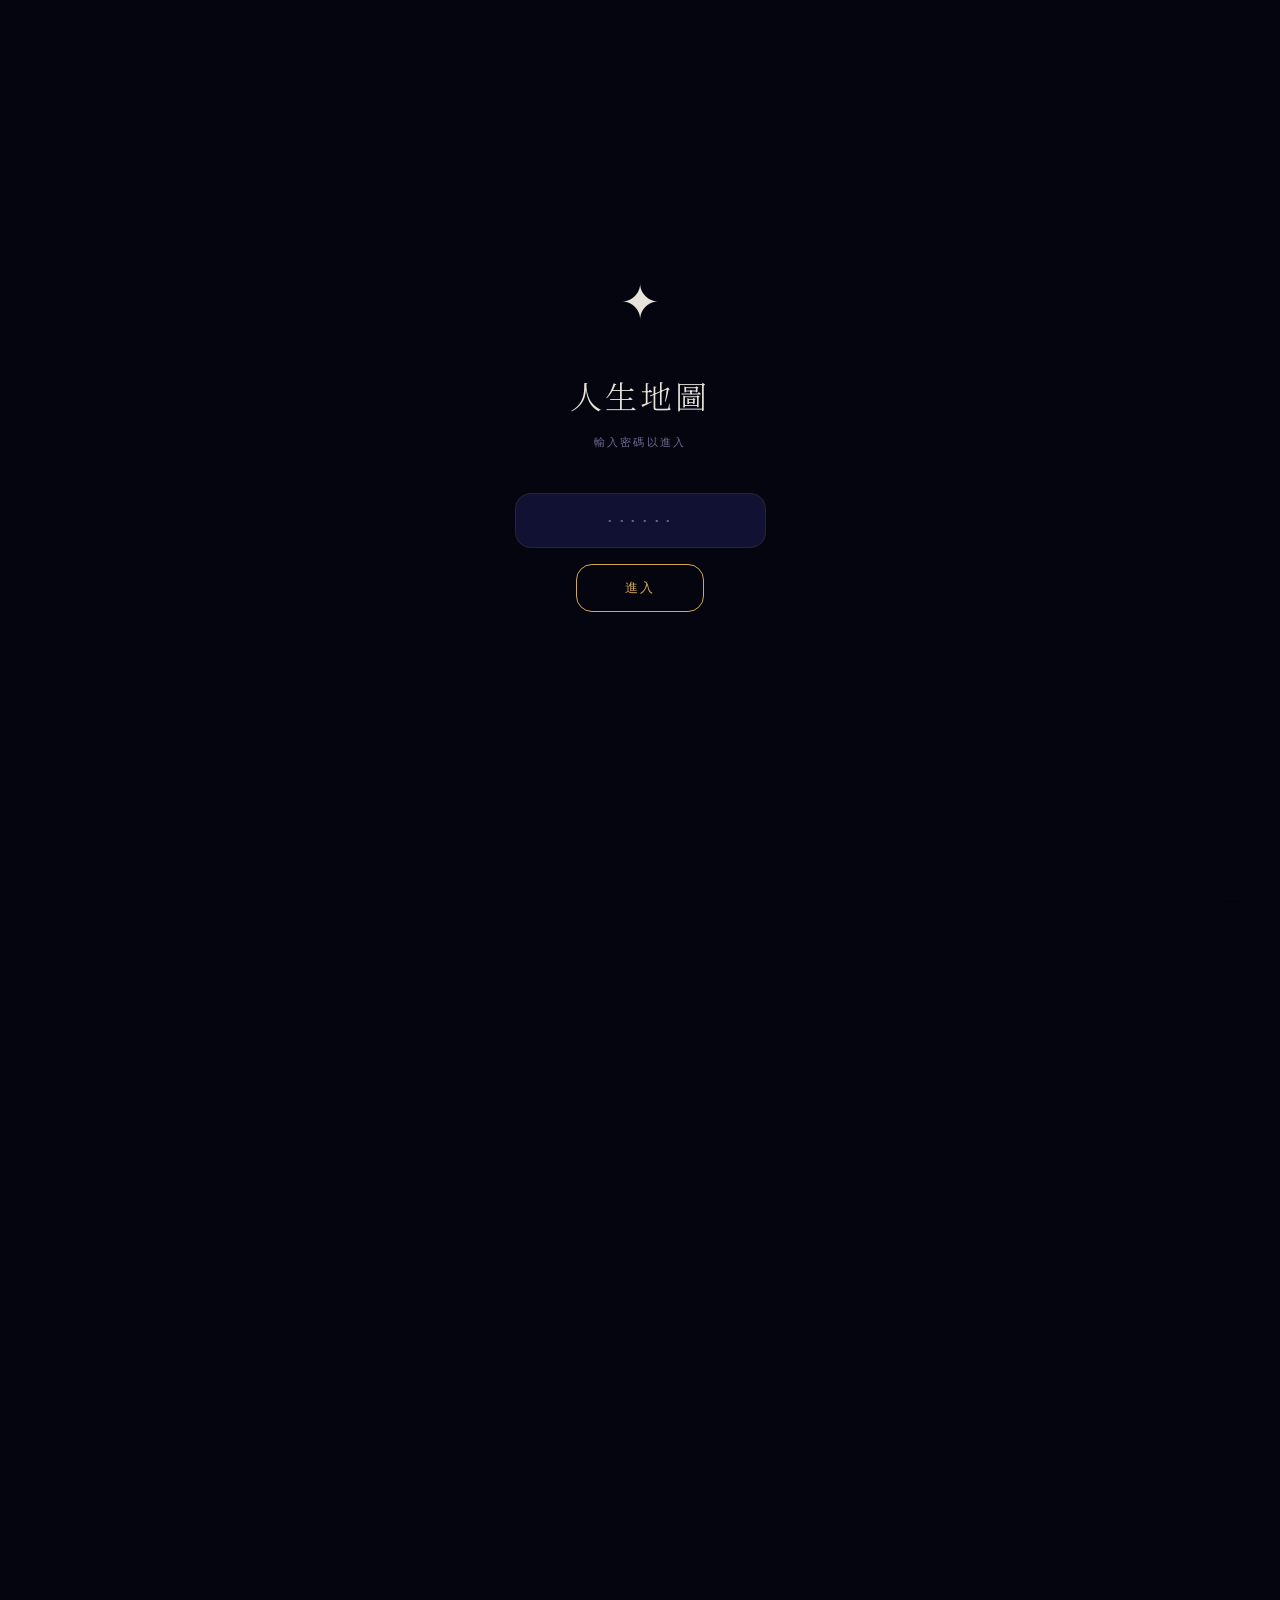
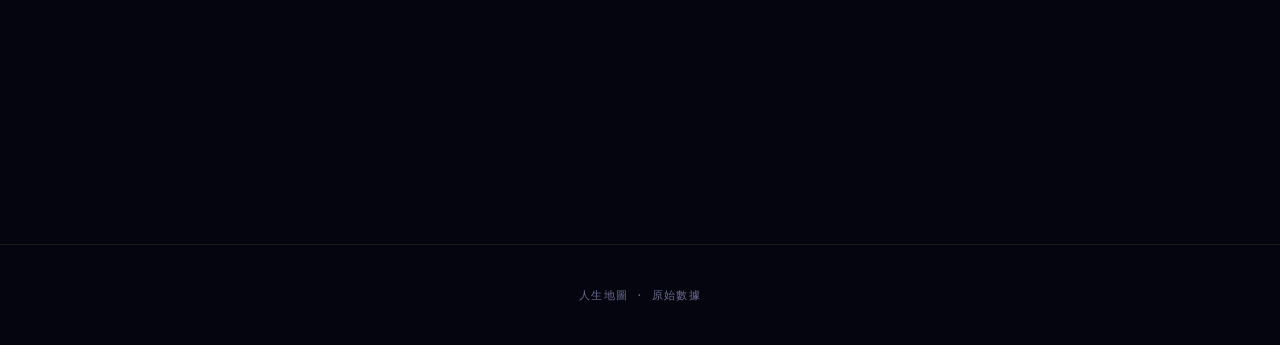
<file: SincereHandsomeSunflower/data.html>
<!DOCTYPE html>
<html lang="zh-Hant" data-theme="dark">
<head>
  <meta charset="UTF-8">
  <meta name="viewport" content="width=device-width, initial-scale=1.0">
  <title>原始數據 · 人生地圖</title>
  <link rel="stylesheet" href="css/style.css">
</head>
<body>

  <div class="starfield"></div>

  <div class="gate" id="gate">
    <div class="gate-content">
      <div class="gate-symbol">&#x2726;</div>
      <div class="gate-title">人生地圖</div>
      <div class="gate-subtitle">輸入密碼以進入</div>
      <div class="gate-input-wrap">
        <input type="password" id="gateInput" class="gate-input" placeholder="······" autocomplete="off">
      </div>
      <button class="gate-btn" id="gateBtn">進入</button>
      <div class="gate-error-msg" id="gateError"></div>
    </div>
  </div>

  <div class="progress-bar" id="progressBar"></div>

  <nav class="nav">
    <a href="index.html" class="nav-logo">&#x2726; 人生地圖</a>
    <ul class="nav-links">
      <li><a href="core.html">核心主題</a></li>
      <li><a href="gifts.html">天賦陰影</a></li>
      <li><a href="domains.html">十大領域</a></li>
      <li><a href="timeline.html">時間線</a></li>
      <li><a href="map.html">人生地圖</a></li>
      <li><a href="data.html" class="active">原始數據</a></li>
    </ul>
    <div class="nav-controls">
      <button class="theme-toggle" id="themeToggle" title="切換深淺色">&#x2600;</button>
      <button class="menu-toggle" id="menuToggle">
        <span></span><span></span><span></span>
      </button>
    </div>
  </nav>

  <div class="mobile-nav" id="mobileNav">
    <ul class="mobile-nav-links">
      <li><a href="index.html">首頁</a></li>
      <li><a href="core.html">核心主題</a></li>
      <li><a href="gifts.html">天賦與陰影</a></li>
      <li><a href="domains.html">十大領域</a></li>
      <li><a href="timeline.html">時間線</a></li>
      <li><a href="map.html">人生地圖</a></li>
      <li><a href="data.html">原始數據</a></li>
    </ul>
  </div>

  <div class="page-wrapper">
    <main class="main-content">
      <div class="container">

        <div class="page-header reveal">
          <div class="subtitle">RAW DATA</div>
          <h1>原始數據</h1>
        </div>

        <!-- Quick Nav -->
        <div class="tag-row reveal mb-32" style="justify-content:center;">
          <a href="#sec-astro" class="tag" style="cursor:pointer;">星盤</a>
          <a href="#sec-bazi" class="tag" style="cursor:pointer;">八字</a>
          <a href="#sec-xingxiu" class="tag" style="cursor:pointer;">星宿</a>
          <a href="#sec-prog" class="tag" style="cursor:pointer;">推運</a>
        </div>

        <!-- ============================================================ -->
        <!-- SECTION 1: ASTROLOGY -->
        <!-- ============================================================ -->
        <div id="sec-astro" class="section-title reveal">一、星盤數據</div>
        <div class="section-subtitle reveal">Western Tropical Astrology · Placidus House System</div>

        <!-- 1.1 Planetary Positions -->
        <div class="card reveal">
          <div class="card-header">
            <div class="card-icon">&#x2641;</div>
            <div><div class="card-title">行星位置</div></div>
          </div>
          <table class="data-table">
            <thead>
              <tr><th>行星</th><th>星座</th><th>度數</th><th>宮位</th><th>備註</th></tr>
            </thead>
            <tbody>
              <tr><td>&#x2609; 太陽 Sun</td><td>摩羯 Capricorn</td><td>6°59'</td><td>6 宮</td><td>界（Term）· 尊貴 1 分</td></tr>
              <tr><td>&#x263D; 月亮 Moon</td><td>巨蟹 Cancer</td><td>12°51'</td><td>12 宮</td><td>面（Face）· 尊貴 2 分</td></tr>
              <tr><td>&#x263F; 水星 Mercury</td><td>水瓶 Aquarius</td><td>10°03'</td><td>6 宮</td><td>合 DSC（2°13'）</td></tr>
              <tr><td>&#x2640; 金星 Venus</td><td>摩羯 Capricorn</td><td>7°43'</td><td>6 宮</td><td>灼傷（Combust）· 距太陽 0°43'</td></tr>
              <tr><td>&#x2642; 火星 Mars</td><td>雙魚 Pisces</td><td>16°40'</td><td>8 宮</td><td>曜升（Exaltation）· 尊貴 6 分</td></tr>
              <tr><td>&#x2643; 木星 Jupiter</td><td>巨蟹 Cancer</td><td>15°49' &#x211E;</td><td>11 宮</td><td>曜升（Exaltation）· 尊貴 4 分（逆行打折）</td></tr>
              <tr><td>&#x2644; 土星 Saturn</td><td>雙子 Gemini</td><td>23°49' &#x211E;</td><td>10 宮</td><td>流浪星（Peregrine）· 尊貴 0 分</td></tr>
              <tr><td>&#x2645; 天王星 Uranus</td><td>水瓶 Aquarius</td><td>4°17'</td><td>7 宮</td><td>合 DSC</td></tr>
              <tr><td>&#x2646; 海王星 Neptune</td><td>水瓶 Aquarius</td><td>14°52'</td><td>6 宮</td><td>對分 ASC（2°36'）· 四分 MC/IC（4°59'）</td></tr>
              <tr><td>&#x2647; 冥王星 Pluto</td><td>射手 Sagittarius</td><td>22°23'</td><td>5 宮</td><td>4→5 飛星</td></tr>
              <tr><td>&#x260A; 北交點 N.Node</td><td>水瓶 Aquarius</td><td>18°17' &#x211E;</td><td>7 宮</td><td></td></tr>
              <tr><td>&#x260B; 南交點 S.Node</td><td>獅子 Leo</td><td>18°17' &#x211E;</td><td>1 宮</td><td>合月亮（5°26'）</td></tr>
              <tr><td>&#x26B7; 凱龍 Chiron</td><td>射手 Sagittarius</td><td>2°17'</td><td>5 宮</td><td></td></tr>
              <tr><td>VX Vertex</td><td>巨蟹 Cancer</td><td>23°35'</td><td>11 宮</td><td>合木星（7°46'）</td></tr>
              <tr><td>&#x26B8; 莉莉絲 Lilith</td><td>白羊 Aries</td><td>12°18'</td><td>9 宮</td><td></td></tr>
              <tr><td>&#x2690; 福點 Fortune</td><td>天秤 Libra</td><td>18°45'</td><td>3 宮</td><td></td></tr>
            </tbody>
          </table>
        </div>

        <!-- 1.2 Angles -->
        <div class="card reveal">
          <div class="card-header">
            <div class="card-icon">&#x25B3;</div>
            <div><div class="card-title">四軸</div></div>
          </div>
          <table class="data-table">
            <thead>
              <tr><th>軸點</th><th>星座</th><th>度數</th><th>意義</th></tr>
            </thead>
            <tbody>
              <tr><td>ASC 上升</td><td>獅子 Leo</td><td>12°16'</td><td>外在自我 · 面具</td></tr>
              <tr><td>DSC 下降</td><td>水瓶 Aquarius</td><td>12°16'</td><td>伴侶 · 合作對象</td></tr>
              <tr><td>MC 天頂</td><td>金牛 Taurus</td><td>9°53'</td><td>事業 · 社會形象</td></tr>
              <tr><td>IC 天底</td><td>天蠍 Scorpio</td><td>9°53'</td><td>家庭 · 根源</td></tr>
            </tbody>
          </table>
        </div>

        <!-- 1.3 House Cusps -->
        <div class="card reveal">
          <div class="card-header">
            <div class="card-icon">&#x2B21;</div>
            <div><div class="card-title">宮位界線（Placidus）</div></div>
          </div>
          <table class="data-table">
            <thead>
              <tr><th>宮位</th><th>星座</th><th>度數</th><th>宮位</th><th>星座</th><th>度數</th></tr>
            </thead>
            <tbody>
              <tr><td>1 宮</td><td>獅子</td><td>12°16'</td><td>7 宮</td><td>水瓶</td><td>12°16'</td></tr>
              <tr><td>2 宮</td><td>處女</td><td>6°41'</td><td>8 宮</td><td>雙魚</td><td>6°41'</td></tr>
              <tr><td>3 宮</td><td>天秤</td><td>3°49'</td><td>9 宮</td><td>白羊</td><td>3°49'</td></tr>
              <tr><td>4 宮</td><td>天蠍</td><td>9°53'</td><td>10 宮</td><td>金牛</td><td>9°53'</td></tr>
              <tr><td>5 宮</td><td>射手</td><td>14°44'</td><td>11 宮</td><td>雙子</td><td>14°44'</td></tr>
              <tr><td>6 宮</td><td>摩羯</td><td>14°58'</td><td>12 宮</td><td>巨蟹</td><td>14°58'</td></tr>
            </tbody>
          </table>
        </div>

        <!-- 1.4 Aspects -->
        <div class="card reveal">
          <div class="card-header">
            <div class="card-icon">&#x2731;</div>
            <div><div class="card-title">主要相位</div></div>
          </div>

          <div class="expandable">
            <button class="expandable-trigger">
              <span>合相 Conjunction（0°）</span>
              <span class="chevron">&#x25BC;</span>
            </button>
            <div class="expandable-content">
              <div class="expandable-inner">
                <table class="data-table">
                  <thead><tr><th>行星 A</th><th>行星 B</th><th>容許度</th><th>備註</th></tr></thead>
                  <tbody>
                    <tr><td>&#x2609; 太陽</td><td>&#x2640; 金星</td><td>0°16'</td><td>灼傷 · 距太陽 0°43'</td></tr>
                    <tr><td>&#x263D; 月亮</td><td>南交點</td><td>5°26'</td><td>情感帶有「舊」嘅特質</td></tr>
                    <tr><td>&#x2643; 木星</td><td>Vertex</td><td>7°46'</td><td>信念同命運交叉點</td></tr>
                    <tr><td>&#x263F; 水星</td><td>DSC</td><td>2°13'</td><td>溝通能力強（一對一）</td></tr>
                    <tr><td>&#x2645; 天王星</td><td>DSC</td><td>~2°</td><td>伴侶需要獨立同空間</td></tr>
                  </tbody>
                </table>
              </div>
            </div>
          </div>

          <div class="expandable">
            <button class="expandable-trigger">
              <span>對分相 Opposition（180°）</span>
              <span class="chevron">&#x25BC;</span>
            </button>
            <div class="expandable-content">
              <div class="expandable-inner">
                <table class="data-table">
                  <thead><tr><th>行星 A</th><th>行星 B</th><th>容許度</th><th>備註</th></tr></thead>
                  <tbody>
                    <tr><td>&#x263D; 月亮（蟹 12°）</td><td>&#x2642; 火星（魚 16°）</td><td>3°49'</td><td>情感 vs 行動力對立</td></tr>
                    <tr><td>&#x2646; 海王星（瓶 14°）</td><td>ASC（獅 12°）</td><td>2°36'</td><td>自我邊界模糊</td></tr>
                  </tbody>
                </table>
              </div>
            </div>
          </div>

          <div class="expandable">
            <button class="expandable-trigger">
              <span>四分相 Square（90°）</span>
              <span class="chevron">&#x25BC;</span>
            </button>
            <div class="expandable-content">
              <div class="expandable-inner">
                <table class="data-table">
                  <thead><tr><th>行星 A</th><th>行星 B</th><th>容許度</th><th>備註</th></tr></thead>
                  <tbody>
                    <tr><td>&#x2642; 火星（魚 16°）</td><td>&#x2643; 木星（蟹 15°）</td><td>0°51'</td><td>最 tight 嘅四分相</td></tr>
                    <tr><td>&#x263F; 水星（瓶 10°）</td><td>&#x2643; 木星（蟹 15°）</td><td>5°46'</td><td>思維 vs 信念</td></tr>
                    <tr><td>&#x2643; 木星（蟹 15°）</td><td>&#x2647; 冥王星（射 22°）</td><td>6°34'</td><td>信念 vs 轉化</td></tr>
                    <tr><td>&#x2646; 海王星（瓶 14°）</td><td>MC/IC（牛/蠍 9°）</td><td>4°59'</td><td>事業方向模糊</td></tr>
                    <tr><td>&#x2609; 太陽（摩 6°）</td><td>&#x2646; 海王星（瓶 14°）</td><td>~7°</td><td>自我認同模糊</td></tr>
                    <tr><td>&#x2644; 土星（雙 23°）</td><td>&#x2646; 海王星（瓶 14°）</td><td>~9°</td><td>結構 vs 溶解</td></tr>
                    <tr><td>&#x2642; 火星（魚 16°）</td><td>&#x2647; 冥王星（射 22°）</td><td>~6°</td><td>行動力 vs 深層權力</td></tr>
                  </tbody>
                </table>
              </div>
            </div>
          </div>

          <div class="expandable">
            <button class="expandable-trigger">
              <span>六分相 Sextile（60°）& 三分相 Trine（120°）</span>
              <span class="chevron">&#x25BC;</span>
            </button>
            <div class="expandable-content">
              <div class="expandable-inner">
                <table class="data-table">
                  <thead><tr><th>行星 A</th><th>行星 B</th><th>相位</th><th>容許度</th></tr></thead>
                  <tbody>
                    <tr><td>&#x263F; 水星（瓶 10°）</td><td>&#x2642; 火星（魚 16°）</td><td>六分相</td><td>~7°</td></tr>
                    <tr><td>&#x263D; 月亮（蟹 12°）</td><td>&#x2646; 海王星（瓶 14°）</td><td>六分相</td><td>~2°</td></tr>
                    <tr><td>&#x2643; 木星（蟹 15°）</td><td>&#x2644; 土星（雙 23°）</td><td>三分相</td><td>~8°</td></tr>
                  </tbody>
                </table>
              </div>
            </div>
          </div>

          <div class="expandable">
            <button class="expandable-trigger">
              <span>固定大十字 Fixed Grand Cross</span>
              <span class="chevron">&#x25BC;</span>
            </button>
            <div class="expandable-content">
              <div class="expandable-inner">
                <p><strong>四顆行星構成固定大十字：</strong></p>
                <table class="data-table">
                  <thead><tr><th>行星</th><th>星座</th><th>度數</th><th>宮位</th></tr></thead>
                  <tbody>
                    <tr><td>&#x263F; 水星</td><td>水瓶</td><td>10°03'</td><td>6 宮</td></tr>
                    <tr><td>&#x2642; 火星</td><td>雙魚</td><td>16°40'</td><td>8 宮</td></tr>
                    <tr><td>&#x2643; 木星 &#x211E;</td><td>巨蟹</td><td>15°49'</td><td>11 宮</td></tr>
                    <tr><td>&#x2647; 冥王星</td><td>射手</td><td>22°23'</td><td>5 宮</td></tr>
                  </tbody>
                </table>
                <p class="mt-32">呢四顆行星透過四分相同對分相交織成一個「不停運轉但冇出口」嘅結構——思維被困住、消耗大、但同時代表極強嘅意志力同深度。</p>
              </div>
            </div>
          </div>
        </div>

        <!-- 1.5 Essential Dignities -->
        <div class="card reveal">
          <div class="card-header">
            <div class="card-icon">&#x269B;</div>
            <div><div class="card-title">先天尊貴 Essential Dignities</div></div>
          </div>
          <table class="data-table">
            <thead>
              <tr><th>行星</th><th>星座</th><th>度數</th><th>尊貴類型</th><th>分數</th></tr>
            </thead>
            <tbody>
              <tr><td>&#x2642; 火星</td><td>雙魚</td><td>16°40'</td><td>曜升 Exaltation</td><td><strong>6 分</strong>（全盤最高）</td></tr>
              <tr><td>&#x2643; 木星 &#x211E;</td><td>巨蟹</td><td>15°49'</td><td>曜升 Exaltation</td><td>4 分（逆行打折）</td></tr>
              <tr><td>&#x263D; 月亮</td><td>巨蟹</td><td>12°51'</td><td>面 Face</td><td>2 分</td></tr>
              <tr><td>&#x2609; 太陽</td><td>摩羯</td><td>6°59'</td><td>界 Term</td><td><strong>1 分</strong>（全盤最低）</td></tr>
              <tr><td>&#x2640; 金星</td><td>摩羯</td><td>7°43'</td><td>灼傷 Combust</td><td>0 分（Peregrine）</td></tr>
              <tr><td>&#x2644; 土星 &#x211E;</td><td>雙子</td><td>23°49'</td><td>—</td><td>0 分（Peregrine）</td></tr>
              <tr><td>&#x263F; 水星</td><td>水瓶</td><td>10°03'</td><td>—</td><td>0 分（Peregrine）</td></tr>
            </tbody>
          </table>
        </div>

        <!-- 1.6 Element / Modality -->
        <div class="card reveal">
          <div class="card-header">
            <div class="card-icon">&#x25C8;</div>
            <div><div class="card-title">元素與模式分佈</div></div>
          </div>
          <div style="display:grid; grid-template-columns: 1fr 1fr; gap: 24px;">
            <table class="data-table">
              <thead><tr><th>元素</th><th>百分比</th><th>行星數</th></tr></thead>
              <tbody>
                <tr><td>&#x2648; 火 Fire</td><td>0%</td><td>0</td></tr>
                <tr><td>&#x2649; 土 Earth</td><td>26.8%</td><td>太陽＋金星＋冥王星</td></tr>
                <tr><td>&#x264E; 風 Air</td><td><strong>35.7%（最強）</strong></td><td>水星＋土星＋天王星＋海王星</td></tr>
                <tr><td>&#x264B; 水 Water</td><td>37.5%</td><td>月亮＋火星＋木星</td></tr>
              </tbody>
            </table>
            <table class="data-table">
              <thead><tr><th>模式</th><th>百分比</th><th>行星數</th></tr></thead>
              <tbody>
                <tr><td>開創 Cardinal</td><td>26%</td><td>太陽＋月亮＋金星</td></tr>
                <tr><td><strong>固定 Fixed</strong></td><td><strong>52%（超重）</strong></td><td>水星＋天王星＋海王星＋冥王星</td></tr>
                <tr><td>變動 Mutable</td><td>22%</td><td>火星＋木星＋土星</td></tr>
              </tbody>
            </table>
          </div>
        </div>

        <!-- 1.7 Declinations / Latitudes -->
        <div class="card reveal">
          <div class="card-header">
            <div class="card-icon">&#x2195;</div>
            <div><div class="card-title">赤緯與黃緯</div></div>
          </div>
          <table class="data-table">
            <thead><tr><th>行星</th><th>赤緯 Declination</th><th>黃緯 Latitude</th></tr></thead>
            <tbody>
              <tr><td>&#x2609; 太陽</td><td>0.8° 南</td><td>—</td></tr>
              <tr><td>&#x263D; 月亮</td><td>2.8° 北</td><td>2.3° 北</td></tr>
              <tr><td>&#x2642; 火星</td><td>0.2° 南</td><td>0.4° 北</td></tr>
            </tbody>
          </table>
          <p class="mt-32" style="font-size:0.85rem; color: var(--text-muted);">無赤緯平行或黃緯合相（月亮赤緯 2.8° 北 vs 太陽赤緯 0.8° 南 — 方向相反）</p>
        </div>

        <!-- 1.8 Mutual Reception -->
        <div class="card reveal">
          <div class="card-header">
            <div class="card-icon">&#x21C4;</div>
            <div><div class="card-title">互溶與接納</div></div>
          </div>
          <table class="data-table">
            <thead><tr><th>類型</th><th>行星</th><th>機制</th></tr></thead>
            <tbody>
              <tr><td>互溶</td><td>&#x263D; 月亮（蟹）⟷ &#x2643; 木星（蟹）</td><td>月亮巨蟹＝月亮入廟＋木星曜升。兩者同在巨蟹形成雙向通道</td></tr>
              <tr><td>接納</td><td>&#x2609; 太陽（摩羯）← &#x2640; 金星（界）</td><td>太陽喺金星嘅界入面。金星接納太陽</td></tr>
              <tr><td>接納</td><td>&#x2609; 太陽（摩羯）← &#x2642; 火星（曜升）</td><td>摩羯係火星曜升嘅星座。火星接納太陽</td></tr>
            </tbody>
          </table>
        </div>

        <!-- 1.9 飛星 -->
        <div class="card reveal">
          <div class="card-header">
            <div class="card-icon">&#x2708;</div>
            <div><div class="card-title">飛星圖（宮主星去向）</div></div>
          </div>
          <table class="data-table">
            <thead><tr><th>宮位</th><th>宮主星</th><th>飛入</th><th>意義</th></tr></thead>
            <tbody>
              <tr><td>1 宮（獅子）</td><td>&#x2609; 太陽</td><td>6 宮</td><td>自我→日常工作消耗</td></tr>
              <tr><td>2 宮（處女）</td><td>&#x263F; 水星</td><td>6 宮</td><td>金錢→靠日常技能賺取</td></tr>
              <tr><td>3 宮（天秤）</td><td>&#x2640; 金星</td><td>6 宮</td><td>溝通→服務型表達</td></tr>
              <tr><td>4 宮（天蠍）</td><td>&#x2647; 冥王星</td><td>5 宮</td><td>家庭→帶入戀愛（4→5 飛星）</td></tr>
              <tr><td>5 宮（射手）</td><td>&#x2643; 木星</td><td>11 宮</td><td>戀愛→群體歸屬感</td></tr>
              <tr><td>6 宮（摩羯）</td><td>&#x2644; 土星</td><td>10 宮</td><td>日常工作→建構事業（6→10 飛星）</td></tr>
              <tr><td>7 宮（水瓶）</td><td>&#x2645; 天王星</td><td>7 宮（留守）</td><td>伴侶→獨立同空間</td></tr>
              <tr><td>7 宮（水瓶）</td><td>&#x2646; 海王星</td><td>6 宮</td><td>合作→服務同消耗</td></tr>
              <tr><td>8 宮（雙魚）</td><td>&#x2643; 木星</td><td>11 宮</td><td>深層轉化→群體連結</td></tr>
              <tr><td>9 宮（白羊）</td><td>&#x2642; 火星</td><td>8 宮</td><td>信念→深層轉化</td></tr>
              <tr><td>10 宮（金牛）</td><td>&#x2640; 金星</td><td>6 宮</td><td>事業→日常工作（灼傷）</td></tr>
              <tr><td>11 宮（雙子）</td><td>&#x263F; 水星</td><td>6 宮</td><td>人脈→靠服務建立</td></tr>
              <tr><td>12 宮（巨蟹）</td><td>&#x263D; 月亮</td><td>12 宮（留守）</td><td>潛意識→情感內在</td></tr>
            </tbody>
          </table>
          <p class="mt-32" style="font-size:0.85rem; color: var(--text-muted);"><strong>12 條飛星中 5 條入 6 宮</strong> — 全盤 40% 能量被日常工作消耗</p>
        </div>

        <!-- ============================================================ -->
        <!-- SECTION 2: BAZI (FOUR PILLARS) -->
        <!-- ============================================================ -->
        <div id="sec-bazi" class="section-title reveal mt-32">二、八字數據</div>
        <div class="section-subtitle reveal">四柱命理</div>

        <!-- 2.1 Four Pillars -->
        <div class="card reveal">
          <div class="card-header">
            <div class="card-icon">&#x2688;</div>
            <div><div class="card-title">四柱排盤</div></div>
          </div>
          <div class="pillars-visual">
            <div class="pillar">
              <div class="pillar-label">年柱</div>
              <div class="pillar-stem metal">辛</div>
              <div class="pillar-branch metal">酉</div>
              <div class="pillar-ten-god">食神</div>
            </div>
            <div class="pillar">
              <div class="pillar-label">月柱</div>
              <div class="pillar-stem metal">辛</div>
              <div class="pillar-branch earth">丑</div>
              <div class="pillar-ten-god">食神</div>
            </div>
            <div class="pillar highlight">
              <div class="pillar-label">日柱</div>
              <div class="pillar-stem earth">己</div>
              <div class="pillar-branch wood">卯</div>
              <div class="pillar-ten-god">日主</div>
            </div>
            <div class="pillar">
              <div class="pillar-label">時柱</div>
              <div class="pillar-stem water">癸</div>
              <div class="pillar-branch metal">酉</div>
              <div class="pillar-ten-god">偏財</div>
            </div>
          </div>
          <table class="data-table mt-32">
            <thead><tr><th></th><th>年柱</th><th>月柱</th><th>日柱</th><th>時柱</th></tr></thead>
            <tbody>
              <tr><td><strong>天干</strong></td><td>辛（陰金）</td><td>辛（陰金）</td><td><strong>己（陰土）</strong></td><td>癸（陰水）</td></tr>
              <tr><td><strong>地支</strong></td><td>酉（陰金）</td><td>丑（陰土）</td><td>卯（陰木）</td><td>酉（陰金）</td></tr>
              <tr><td><strong>藏干</strong></td><td>辛</td><td>己·癸·辛</td><td>乙</td><td>辛</td></tr>
              <tr><td><strong>納音</strong></td><td>石榴木</td><td>壁上土</td><td>城頭土</td><td>劍鋒金</td></tr>
              <tr><td><strong>生肖</strong></td><td>雞</td><td>—</td><td>—</td><td>—</td></tr>
            </tbody>
          </table>
        </div>

        <!-- 2.2 Ten Gods -->
        <div class="card reveal">
          <div class="card-header">
            <div class="card-icon">&#x2689;</div>
            <div><div class="card-title">十神分析</div></div>
          </div>

          <div class="expandable">
            <button class="expandable-trigger">
              <span>天干十神</span>
              <span class="chevron">&#x25BC;</span>
            </button>
            <div class="expandable-content">
              <div class="expandable-inner">
                <table class="data-table">
                  <thead><tr><th>位置</th><th>天干</th><th>五行</th><th>十神</th></tr></thead>
                  <tbody>
                    <tr><td>年干</td><td>辛</td><td>陰金</td><td>食神</td></tr>
                    <tr><td>月干</td><td>辛</td><td>陰金</td><td>食神</td></tr>
                    <tr><td>日干</td><td>己</td><td>陰土</td><td>日主</td></tr>
                    <tr><td>時干</td><td>癸</td><td>陰水</td><td>偏財</td></tr>
                  </tbody>
                </table>
              </div>
            </div>
          </div>

          <div class="expandable">
            <button class="expandable-trigger">
              <span>地支藏干十神</span>
              <span class="chevron">&#x25BC;</span>
            </button>
            <div class="expandable-content">
              <div class="expandable-inner">
                <table class="data-table">
                  <thead><tr><th>地支</th><th>藏干</th><th>五行</th><th>十神</th><th>旺度</th></tr></thead>
                  <tbody>
                    <tr><td rowspan="1">酉（年）</td><td>辛</td><td>陰金</td><td>食神</td><td>本氣</td></tr>
                    <tr><td rowspan="3">丑（月）</td><td>己</td><td>陰土</td><td>比肩</td><td>本氣</td></tr>
                    <tr><td>癸</td><td>陰水</td><td>偏財</td><td>中氣</td></tr>
                    <tr><td>辛</td><td>陰金</td><td>食神</td><td>餘氣</td></tr>
                    <tr><td>卯（日）</td><td>乙</td><td>陰木</td><td>七殺</td><td>本氣（帝旺）</td></tr>
                    <tr><td>酉（時）</td><td>辛</td><td>陰金</td><td>食神</td><td>本氣</td></tr>
                  </tbody>
                </table>
              </div>
            </div>
          </div>

          <div class="expandable">
            <button class="expandable-trigger">
              <span>十神統計</span>
              <span class="chevron">&#x25BC;</span>
            </button>
            <div class="expandable-content">
              <div class="expandable-inner">
                <table class="data-table">
                  <thead><tr><th>十神</th><th>次數</th><th>百分比</th><th>出現位置</th></tr></thead>
                  <tbody>
                    <tr><td><strong>食神（辛金）</strong></td><td><strong>5</strong></td><td><strong>33%</strong></td><td>年干、月干、年支酉、月支丑藏辛、時支酉</td></tr>
                    <tr><td>偏財（癸水）</td><td>2</td><td>13%</td><td>時干、月支丑藏癸</td></tr>
                    <tr><td>比肩（己土）</td><td>1</td><td>7%</td><td>月支丑藏己（日干為日主不計）</td></tr>
                    <tr><td>七殺（乙木）</td><td>1</td><td>7%</td><td>日支卯藏乙（帝旺）</td></tr>
                    <tr style="color: var(--text-muted);"><td>正印（丙火）</td><td>0</td><td>0%</td><td>完全缺席</td></tr>
                    <tr style="color: var(--text-muted);"><td>偏印（丁火）</td><td>0</td><td>0%</td><td>完全缺席</td></tr>
                    <tr style="color: var(--text-muted);"><td>正官（甲木）</td><td>0</td><td>0%</td><td>完全缺席</td></tr>
                    <tr style="color: var(--text-muted);"><td>正財（壬水）</td><td>0</td><td>0%</td><td>完全缺席</td></tr>
                    <tr style="color: var(--text-muted);"><td>傷官（庚金）</td><td>0</td><td>0%</td><td>天干缺席</td></tr>
                    <tr style="color: var(--text-muted);"><td>劫財（戊土）</td><td>0</td><td>0%</td><td>天干缺席</td></tr>
                  </tbody>
                </table>
              </div>
            </div>
          </div>
        </div>

        <!-- 2.3 Shensha -->
        <div class="card reveal">
          <div class="card-header">
            <div class="card-icon">&#x2736;</div>
            <div><div class="card-title">神煞</div></div>
          </div>
          <table class="data-table">
            <thead><tr><th>神煞</th><th>位置</th><th>類型</th><th>意義</th></tr></thead>
            <tbody>
              <tr><td>華蓋</td><td>月柱（丑）</td><td>靈性</td><td>智慧、孤獨、靈性、藝術</td></tr>
              <tr><td>太極貴人</td><td>月柱（丑）</td><td>靈性</td><td>對陰陽法則有直覺、利玄學</td></tr>
              <tr><td>童子</td><td>日柱（卯）</td><td>靈性</td><td>靈魂特質、精神世界超越年齡</td></tr>
              <tr><td>將星</td><td>時柱（酉）</td><td>事業</td><td>後半生發力、領導力</td></tr>
              <tr><td>金神</td><td>時柱（癸酉）</td><td>事業</td><td>白蠟金需火鍛造、遇火則貴</td></tr>
              <tr><td>文昌</td><td>酉</td><td>學習</td><td>學習能力強、利考試</td></tr>
              <tr><td>詞館</td><td>丑（月柱）</td><td>學習</td><td>書面表達能力強</td></tr>
              <tr><td>學堂</td><td>卯（日柱）</td><td>學習</td><td>學習天賦</td></tr>
              <tr><td>國印</td><td>時柱</td><td>事業</td><td>專業認證、官方認可</td></tr>
              <tr><td>驛馬</td><td>日柱（卯）</td><td>變動</td><td>遷移、變動、行山利運</td></tr>
              <tr><td>桃花</td><td>酉（年柱）</td><td>感情</td><td>異性緣、人際魅力</td></tr>
              <tr><td>天乙貴人</td><td>—</td><td>貴人</td><td>有貴人相助</td></tr>
              <tr><td>天德</td><td>—</td><td>化解</td><td>化解凶煞</td></tr>
              <tr><td>月德合</td><td>—</td><td>化解</td><td>化解凶煞</td></tr>
            </tbody>
          </table>
        </div>

        <!-- 2.4 三合六合六沖 -->
        <div class="card reveal">
          <div class="card-header">
            <div class="card-icon">&#x21C5;</div>
            <div><div class="card-title">三合 · 六合 · 六沖 · 自刑</div></div>
          </div>
          <table class="data-table">
            <thead><tr><th>類型</th><th>地支</th><th>結果</th><th>影響</th></tr></thead>
            <tbody>
              <tr><td><strong>三合金局</strong></td><td>巳·酉·丑</td><td>化金</td><td>月令丑被合金＝土嘅根基被消耗為食傷金</td></tr>
              <tr><td>六合</td><td>酉·辰</td><td>化金</td><td>辰唔喺原局，行運見辰時觸發</td></tr>
              <tr><td><strong>六沖</strong></td><td>酉（年/時）沖 卯（日）</td><td>卯酉沖</td><td>配偶宮動盪、感情有變化但代表「活」</td></tr>
              <tr><td><strong>自刑</strong></td><td>酉·酉</td><td>自刑</td><td>食傷自我消耗加劇</td></tr>
            </tbody>
          </table>
        </div>

        <!-- 2.5 空亡 -->
        <div class="card reveal">
          <div class="card-header">
            <div class="card-icon">&#x25CB;</div>
            <div><div class="card-title">空亡</div></div>
          </div>
          <table class="data-table">
            <thead><tr><th>日柱</th><th>空亡地支</th><th>影響</th></tr></thead>
            <tbody>
              <tr><td>己卯</td><td>申、酉</td><td>酉空亡＝食傷空亡。但原局兩個酉代表食傷力量極強，空亡效果被削弱</td></tr>
            </tbody>
          </table>
        </div>

        <!-- 2.6 大運 -->
        <div class="card reveal">
          <div class="card-header">
            <div class="card-icon">&#x27F3;</div>
            <div><div class="card-title">大運（逆排）</div></div>
          </div>
          <table class="data-table">
            <thead><tr><th>大運</th><th>年份</th><th>歲數</th><th>天干</th><th>地支</th><th>天干十神</th><th>地支十神</th><th>狀態</th></tr></thead>
            <tbody>
              <tr><td>第一運</td><td>—</td><td>3–12</td><td>己</td><td>亥</td><td>比肩</td><td>正財</td><td>比肩幫身＋正財出現</td></tr>
              <tr><td>第二運</td><td>—</td><td>13–22</td><td>戊</td><td>戌</td><td>劫財</td><td>燥土幫身</td><td>劫財爭奪＋燥土恢復</td></tr>
              <tr style="background: var(--accent-dim);"><td><strong>而家</strong></td><td>2024–2033</td><td><strong>23–32</strong></td><td><strong>丁</strong></td><td><strong>酉</strong></td><td>偏印 ✓</td><td>食神 ✗</td><td>有保護但有消耗</td></tr>
              <tr><td>下一運</td><td>2034–2043</td><td>33–42</td><td>丙</td><td>申</td><td>正印 ✓✓</td><td>傷官 ✗</td><td>正印到位——事業上升</td></tr>
              <tr><td>第三運</td><td>2044–2053</td><td>43–52</td><td>乙</td><td>未</td><td>七殺 △</td><td>燥土 ✓✓</td><td>殺印相生＋燥土幫身</td></tr>
              <tr><td>第四運</td><td>2054–2063</td><td>53–62</td><td>甲</td><td>午</td><td>正官 △</td><td>火 ✓✓✓</td><td>金神成器——巔峰</td></tr>
            </tbody>
          </table>
        </div>

        <!-- 2.7 十二長生 -->
        <div class="card reveal">
          <div class="card-header">
            <div class="card-icon">&#x2697;</div>
            <div><div class="card-title">日主十二長生</div></div>
          </div>
          <p>日主 <strong>己土（陰土）</strong>十二長生：</p>
          <table class="data-table mt-32">
            <thead><tr><th>階段</th><th>地支</th><th>原局出現</th><th>狀態</th></tr></thead>
            <tbody>
              <tr><td>長生</td><td>酉</td><td>年支＋時支</td><td>己土長生在酉——雙酉代表日主有「長生」之根但被食傷覆蓋</td></tr>
              <tr><td>沐浴</td><td>申</td><td>—</td><td></td></tr>
              <tr><td>冠帶</td><td>未</td><td>—</td><td></td></tr>
              <tr><td>臨官</td><td>午</td><td>—</td><td></td></tr>
              <tr><td>帝旺</td><td>巳</td><td>—</td><td></td></tr>
              <tr><td>衰</td><td>辰</td><td>—</td><td></td></tr>
              <tr><td>病</td><td>卯</td><td>日支</td><td>己土病在卯——日支帶病＝身體根基有弱點</td></tr>
              <tr><td>死</td><td>寅</td><td>—</td><td></td></tr>
              <tr><td>墓</td><td>丑</td><td>月支</td><td>己土墓在丑——月令入墓＝能量被收藏</td></tr>
              <tr><td>絕</td><td>子</td><td>—</td><td></td></tr>
              <tr><td>胎</td><td>亥</td><td>—</td><td></td></tr>
              <tr><td>養</td><td>戌</td><td>—</td><td></td></tr>
            </tbody>
          </table>
        </div>

        <!-- ============================================================ -->
        <!-- SECTION 3: STAR MANSIONS -->
        <!-- ============================================================ -->
        <div id="sec-xingxiu" class="section-title reveal mt-32">三、星宿數據</div>
        <div class="section-subtitle reveal">二十八宿 · 中國天文</div>

        <div class="card reveal">
          <div class="card-header">
            <div class="card-icon">&#x2729;</div>
            <div><div class="card-title">生命星宿</div></div>
          </div>
          <table class="data-table">
            <thead><tr><th>項目</th><th>數據</th></tr></thead>
            <tbody>
              <tr><td>生命星宿</td><td><strong>斗宿（北斗七星）</strong></td></tr>
              <tr><td>星宿類型</td><td>逆轉黑馬型</td></tr>
              <tr><td>核心特質</td><td>前半生辛苦、後半生逆轉。慢慢行到前面——馬拉松型而非爆發型</td></tr>
              <tr><td>所在柱位</td><td>時柱（代表後半生）</td></tr>
              <tr><td>出生星宿</td><td>角宿</td></tr>
              <tr><td>星宿關係</td><td>「友衰」關係（角宿→斗宿）</td></tr>
            </tbody>
          </table>
        </div>

        <div class="card reveal">
          <div class="card-header">
            <div class="card-icon">&#x2729;</div>
            <div><div class="card-title">星宿特質一覽</div></div>
          </div>
          <table class="data-table">
            <thead><tr><th>星宿</th><th>特質</th><th>關鍵詞</th></tr></thead>
            <tbody>
              <tr><td>角宿</td><td>溫和、有魅力、有藝術天賦。外表柔和但內在有力量</td><td>溫和 · 魅力 · 藝術</td></tr>
              <tr><td><strong>斗宿（生命星宿）</strong></td><td>逆轉型——前半生默默行，後半生突然見到成果。唔係爆發型而係馬拉松型</td><td>逆轉 · 韌性 · 慢熱</td></tr>
            </tbody>
          </table>
        </div>

        <!-- ============================================================ -->
        <!-- SECTION 4: PROGRESSIONS & TRANSITS -->
        <!-- ============================================================ -->
        <div id="sec-prog" class="section-title reveal mt-32">四、推運數據</div>
        <div class="section-subtitle reveal">太陽弧 · 次限 · 行運</div>

        <!-- 4.1 Solar Arc -->
        <div class="card reveal">
          <div class="card-header">
            <div class="card-icon">&#x2609;</div>
            <div><div class="card-title">太陽弧 Solar Arc Directions（2026 年）</div></div>
          </div>
          <table class="data-table">
            <thead><tr><th>推運行星</th><th>推運位置</th><th>合相本命</th><th>容許度</th><th>意義</th></tr></thead>
            <tbody>
              <tr><td><strong>SA 太陽</strong></td><td>水瓶 12°58'</td><td>&#x263D; 本命月亮（蟹 12°51'）</td><td>0°07'</td><td>自我同情感對齊＝內在整合</td></tr>
              <tr><td>SA 月亮</td><td>雙魚 9°39'</td><td>—</td><td>—</td><td>情感需求進入新階段</td></tr>
              <tr><td>SA 水星</td><td>水瓶 7°47'</td><td>&#x2640; 本命金星（摩 7°43'）</td><td>0°04'</td><td>思維同價值觀對話</td></tr>
              <tr><td>SA 金星</td><td>水瓶 4°31'</td><td>&#x2645; 本命天王星（瓶 4°17'）</td><td>0°14'</td><td>價值觀突變</td></tr>
              <tr><td>SA 木星</td><td>獅子 12°37'</td><td>本命 ASC（獅 12°16'）</td><td>0°21'</td><td>信念進入外在自我</td></tr>
              <tr><td>SA 土星</td><td>巨蟹 20°37'</td><td>&#x260B; 本命南交點（獅 18°17'）</td><td>2°20'</td><td>結構同舊模式對話</td></tr>
              <tr><td>SA ASC</td><td>天蠍 9°04'</td><td>本命 IC（蠍 9°53'）</td><td>0°49'</td><td>外在自我同根源對話</td></tr>
            </tbody>
          </table>
          <p class="mt-32" style="font-size:0.85rem; color: var(--text-muted);"><strong>最關鍵：SA 太陽合本命月亮（0°07'）</strong>— 呢個係 2026 年最深層嘅能量轉變。你嘅「自我」同「情感需求」開始對齊。呢個過程你自己未必感受到——但你會慢慢覺得「我知自己要咩」。</p>
        </div>

        <!-- 4.2 Secondary Progressions -->
        <div class="card reveal">
          <div class="card-header">
            <div class="card-icon">&#x263D;</div>
            <div><div class="card-title">次限 Secondary Progressions</div></div>
          </div>
          <table class="data-table">
            <thead><tr><th>次限行星</th><th>次限位置</th><th>本命位置</th><th>變化</th></tr></thead>
            <tbody>
              <tr><td><strong>次限太陽</strong></td><td>水瓶 15°49'</td><td>摩羯 6°59'</td><td>由摩羯轉入水瓶——身份認同轉變</td></tr>
              <tr><td>次限月亮</td><td>雙魚 17°05'</td><td>巨蟹 12°51'</td><td>由巨蟹轉入雙魚——情感模式深化</td></tr>
              <tr><td>次限水星</td><td>水瓶 10°24'</td><td>水瓶 10°03'</td><td>幾乎停留原位——思維模式穩定</td></tr>
              <tr><td>次限金星</td><td>水瓶 9°09'</td><td>摩羯 7°43'</td><td>由摩羯轉入水瓶——價值觀獨立化</td></tr>
              <tr><td>次限火星</td><td>雙魚 18°34'</td><td>雙魚 16°40'</td><td>仍在雙魚——行動力模式穩定</td></tr>
            </tbody>
          </table>
        </div>

        <!-- 4.3 Current Transits Summary -->
        <div class="card reveal">
          <div class="card-header">
            <div class="card-icon">&#x2644;</div>
            <div><div class="card-title">當前行運摘要（2026 年中）</div></div>
          </div>
          <table class="data-table">
            <thead><tr><th>行運行星</th><th>位置</th><th>影響</th></tr></thead>
            <tbody>
              <tr><td>行運木星</td><td>巨蟹（回歸本命位置）</td><td>人脈重新激活、歸屬感增強</td></tr>
              <tr><td>行運土星</td><td>白羊</td><td>四分本命土星＝事業壓力測試</td></tr>
              <tr><td>行運天王星</td><td>金牛</td><td>合本命 MC＝事業突變可能</td></tr>
              <tr><td>行運海王星</td><td>白羊</td><td>離開雙魚＝結束一個靈性週期</td></tr>
              <tr><td>行運冥王星</td><td>水瓶</td><td>進入本命 7 宮＝伴侶關係深層轉化</td></tr>
            </tbody>
          </table>
        </div>

        <!-- ============================================================ -->
        <!-- SUMMARY -->
        <!-- ============================================================ -->
        <div class="card reveal mt-32" style="border-color: var(--accent); border-width: 2px;">
          <div class="card-header">
            <div class="card-icon" style="background: var(--accent-glow);">&#x2726;</div>
            <div><div class="card-title">數據摘要</div></div>
          </div>
          <div style="display:grid; grid-template-columns: 1fr 1fr; gap: 24px;">
            <table class="data-table">
              <thead><tr><th colspan="2">星盤核心數字</th></tr></thead>
              <tbody>
                <tr><td>ASC</td><td>獅子 12°16'</td></tr>
                <tr><td>MC</td><td>金牛 9°53'</td></tr>
                <tr><td>最強行星</td><td>火星（尊貴 6 分）</td></tr>
                <tr><td>最弱行星</td><td>太陽（尊貴 1 分）</td></tr>
                <tr><td>最強元素</td><td>風象 35.7%</td></tr>
                <tr><td>最強模式</td><td>固定 52%</td></tr>
                <tr><td>6 宮行星數</td><td>4 顆</td></tr>
                <tr><td>飛星入 6 宮</td><td>5 條</td></tr>
              </tbody>
            </table>
            <table class="data-table">
              <thead><tr><th colspan="2">八字核心數字</th></tr></thead>
              <tbody>
                <tr><td>日主</td><td>己土（陰土）</td></tr>
                <tr><td>生月</td><td>丑月（冬月濕土）</td></tr>
                <tr><td>最旺十神</td><td>食神 5 次（33%）</td></tr>
                <tr><td>缺席十神</td><td>正印·偏印·正官·正財</td></tr>
                <tr><td>三合</td><td>巳酉丑三合金局</td></tr>
                <tr><td>六沖</td><td>卯酉沖</td></tr>
                <tr><td>自刑</td><td>酉酉自刑</td></tr>
                <tr><td>靈性標記</td><td>華蓋＋太極＋童子</td></tr>
              </tbody>
            </table>
          </div>
        </div>

      </div>
    </main>

    <footer class="footer">
      <p>人生地圖 · 原始數據</p>
    </footer>
  </div>

  <script src="js/app.js"></script>
  <script src="js/prompt.js"></script>

</body>
</html>
</file>
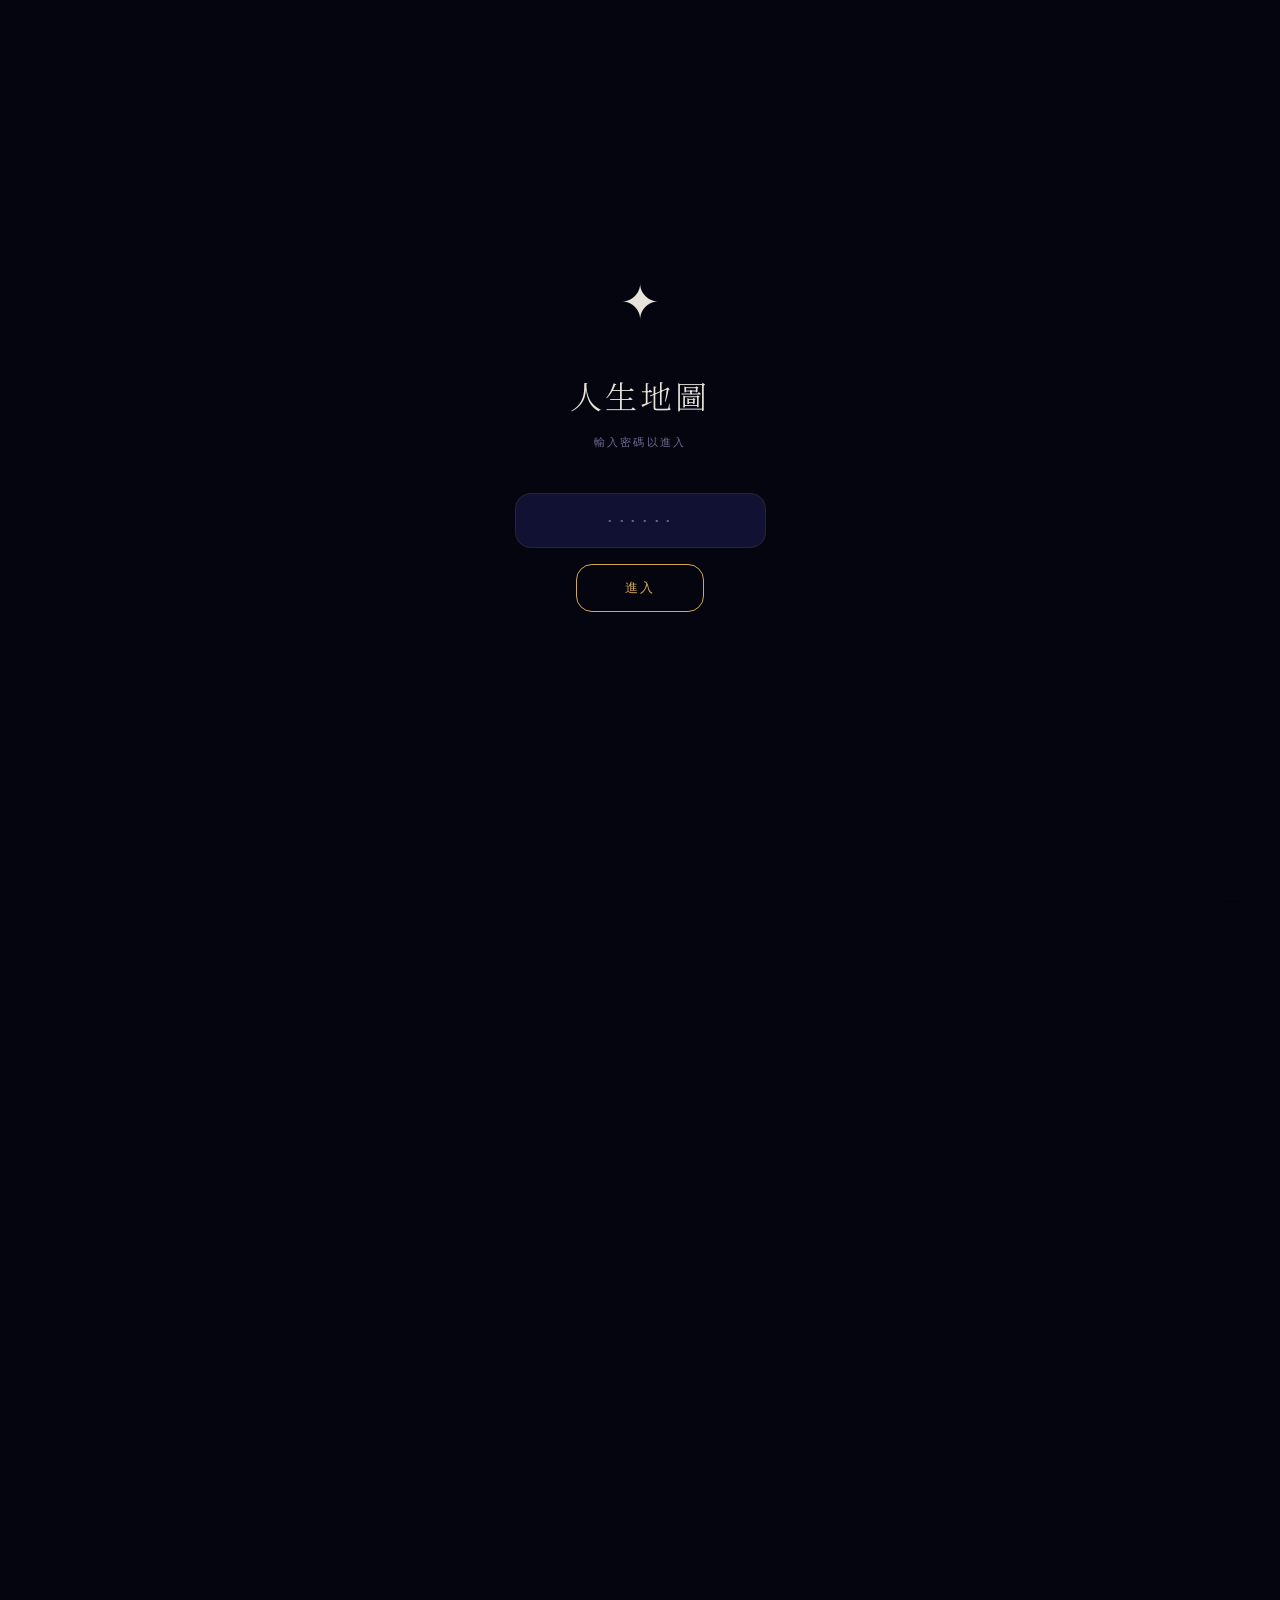
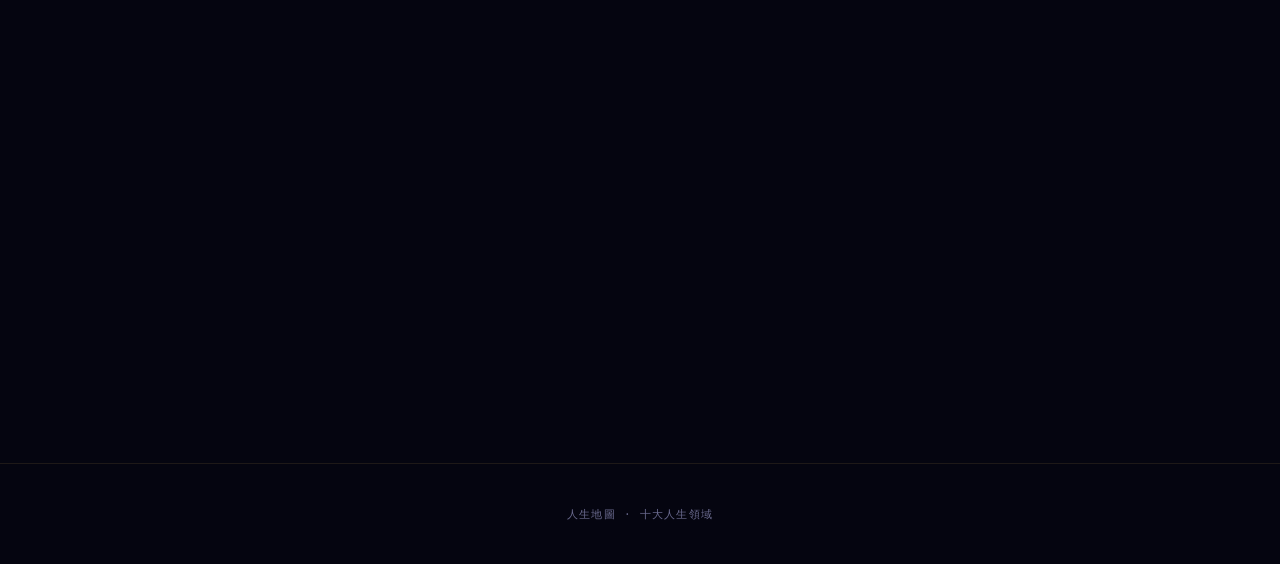
<file: SincereHandsomeSunflower/domains.html>
<!DOCTYPE html>
<html lang="zh-Hant" data-theme="dark">
<head>
  <meta charset="UTF-8">
  <meta name="viewport" content="width=device-width, initial-scale=1.0">
  <title>十大領域 · 人生地圖</title>
  <link rel="stylesheet" href="css/style.css">
</head>
<body>

  <div class="starfield"></div>

  <div class="gate" id="gate">
    <div class="gate-content">
      <div class="gate-symbol">&#x2726;</div>
      <div class="gate-title">人生地圖</div>
      <div class="gate-subtitle">輸入密碼以進入</div>
      <div class="gate-input-wrap">
        <input type="password" id="gateInput" class="gate-input" placeholder="······" autocomplete="off">
      </div>
      <button class="gate-btn" id="gateBtn">進入</button>
      <div class="gate-error-msg" id="gateError"></div>
    </div>
  </div>

  <div class="progress-bar" id="progressBar"></div>

  <nav class="nav">
    <a href="index.html" class="nav-logo">&#x2726; 人生地圖</a>
    <ul class="nav-links">
      <li><a href="core.html">核心主題</a></li>
      <li><a href="gifts.html">天賦陰影</a></li>
      <li><a href="domains.html">十大領域</a></li>
      <li><a href="timeline.html">時間線</a></li>
      <li><a href="map.html">人生地圖</a></li>
    </ul>
    <div class="nav-controls">
      <button class="theme-toggle" id="themeToggle" title="切換深淺色">&#x2600;</button>
      <button class="menu-toggle" id="menuToggle">
        <span></span><span></span><span></span>
      </button>
    </div>
  </nav>

  <div class="mobile-nav" id="mobileNav">
    <ul class="mobile-nav-links">
      <li><a href="index.html">首頁</a></li>
      <li><a href="core.html">核心主題</a></li>
      <li><a href="gifts.html">天賦與陰影</a></li>
      <li><a href="domains.html">十大領域</a></li>
      <li><a href="timeline.html">時間線</a></li>
      <li><a href="map.html">人生地圖</a></li>
    </ul>
  </div>

  <div class="page-wrapper">
    <main class="main-content">
      <div class="container">

        <div class="page-header reveal">
          <div class="subtitle">TEN LIFE DOMAINS</div>
          <h1>十大人生領域</h1>
        </div>

        <!-- Quick Nav -->
        <div class="tag-row reveal mb-32" style="justify-content: center;">
          <a href="#d1" class="tag" style="cursor:pointer;">1 身份</a>
          <a href="#d2" class="tag" style="cursor:pointer;">2 金錢</a>
          <a href="#d3" class="tag" style="cursor:pointer;">3 愛情</a>
          <a href="#d4" class="tag" style="cursor:pointer;">4 事業</a>
          <a href="#d5" class="tag" style="cursor:pointer;">5 家庭</a>
          <a href="#d6" class="tag" style="cursor:pointer;">6 健康</a>
          <a href="#d7" class="tag" style="cursor:pointer;">7 社交</a>
          <a href="#d8" class="tag" style="cursor:pointer;">8 學習</a>
          <a href="#d9" class="tag" style="cursor:pointer;">9 靈性</a>
          <a href="#d10" class="tag" style="cursor:pointer;">10 轉化</a>
        </div>

        <!-- ======================== DOMAIN 1 ======================== -->
        <div id="d1" class="card reveal delay-1">
          <div class="card-header">
            <div class="card-icon">&#x2726;</div>
            <div>
              <div class="card-number">領域 01</div>
              <div class="card-title">身份認同</div>
            </div>
          </div>

          <div class="tag-row">
            <span class="tag">ASC 獅子</span>
            <span class="tag">太陽 1 分</span>
            <span class="tag">日主己土孤立</span>
          </div>

          <div class="expandable">
            <button class="expandable-trigger">
              <span>星盤依據</span>
              <span class="chevron">&#x25BC;</span>
            </button>
            <div class="expandable-content">
              <div class="expandable-inner">
                <p><strong>ASC 獅子 12°16'</strong> — 外在想被見到、想被肯定。但 ASC 宮主星太陽摩羯 6 宮尊貴只有 1 分（全盤最低）——外表有氣勢，內在「我 OK」感唔穩。</p>
                <p class="mt-32"><strong>太陽被金星（界）同火星（曜升）接納</strong> — 雖然太陽弱但有外援。你嘅自我價值可以透過「做事」（火星）同「被人欣賞」（金星）嚟慢慢建立。</p>
                <p class="mt-32"><strong>次限太陽已經入水瓶 15°49'</strong> — 你嘅身份認同正經歷由「傳統責任」轉向「有自己一套」嘅轉變。呢個轉變大概喺你 22–23 歲開始。</p>
              </div>
            </div>
          </div>

          <div class="expandable">
            <button class="expandable-trigger">
              <span>八字依據</span>
              <span class="chevron">&#x25BC;</span>
            </button>
            <div class="expandable-content">
              <div class="expandable-inner">
                <p><strong>日主己土——天干零印星零比劫</strong> — 日主孤立。你嘅「我」喺天干層面冇任何同伴同保護。</p>
                <p class="mt-32"><strong>己土生丑月（冬月濕土）</strong> — 有形但冇溫度。你嘅存在感好強（土＝有份量），但溫暖感好弱（凍＋濕）。</p>
                <p class="mt-32"><strong>食傷 5 次代替印星</strong> — 你嘅身份定義方式係「我識做咩」而唔係「我係咩」。你用「不停產出」嚟證明自己存在。</p>
              </div>
            </div>
          </div>

          <div class="expandable">
            <button class="expandable-trigger">
              <span>現實建議</span>
              <span class="chevron">&#x25BC;</span>
            </button>
            <div class="expandable-content">
              <div class="expandable-inner">
                <p><strong>由「我識做咩所以有價值」轉向「我存在就已經有價值」。</strong></p>
                <p class="mt-32">次限太陽入水瓶會自然帶你行呢條路——但過程好慢。你要學識：你嘅價值唔係你嘅產出。如果有一日你做唔到嘢（病咗、失敗、停低），你嘅「我 OK」感會跌——但呢個唔係事實，只係你嘅食傷喺度講嘢。</p>
              </div>
            </div>
          </div>
        </div>

        <!-- ======================== DOMAIN 2 ======================== -->
        <div id="d2" class="card reveal delay-2">
          <div class="card-header">
            <div class="card-icon">&#x25C8;</div>
            <div>
              <div class="card-number">領域 02</div>
              <div class="card-title">金錢與資源</div>
            </div>
          </div>

          <div class="tag-row">
            <span class="tag">2 宮主飛 6 宮</span>
            <span class="tag">食傷生財</span>
            <span class="tag">正財缺席</span>
            <span class="tag">MC 金牛</span>
          </div>

          <div class="expandable">
            <button class="expandable-trigger">
              <span>星盤依據</span>
              <span class="chevron">&#x25BC;</span>
            </button>
            <div class="expandable-content">
              <div class="expandable-inner">
                <p><strong>2 宮處女——宮主星水星飛入 6 宮（水瓶 10°03'）</strong> — 賺錢方式＝靠日常技能同資訊處理。水星同時係 2 宮主同 11 宮主＝人脈同財務用同一把鎖匙開。</p>
                <p class="mt-32"><strong>水星合 DSC（2°13'）</strong> — 財務同一對一嘅關係有直接關聯。你可能透過合作賺錢。</p>
                <p class="mt-32"><strong>MC 金牛——宮主星金星灼傷</strong> — 事業目標帶有物質安全感嘅需求，但獲得過程比一般人辛苦。</p>
                <p class="mt-32"><strong>海王星 6 宮四分 MC/IC</strong> — 日常開支中有「模糊性」——你可能唔知錢去咗邊。</p>
              </div>
            </div>
          </div>

          <div class="expandable">
            <button class="expandable-trigger">
              <span>八字依據</span>
              <span class="chevron">&#x25BC;</span>
            </button>
            <div class="expandable-content">
              <div class="expandable-inner">
                <p><strong>偏財（癸水）透干時柱</strong> — 「非正統」嘅收入方式。你嘅收入可能唔止係固定月薪——可能有額外項目、合作收入、或者服務費。</p>
                <p class="mt-32"><strong>正財（壬水）完全缺席</strong> — 冇「穩定積累」嘅本能模式。你嘅收入偏「活水」（食傷生財＝不停產出先至有）而唔係「水塘」（慢慢儲）。</p>
                <p class="mt-32"><strong>日主己土身弱 hold 唔住偏財</strong> — 賺到但留唔到。就好似一個杯有個窿，水不停漏。</p>
              </div>
            </div>
          </div>

          <div class="expandable">
            <button class="expandable-trigger">
              <span>現實建議</span>
              <span class="chevron">&#x25BC;</span>
            </button>
            <div class="expandable-content">
              <div class="expandable-inner">
                <table class="data-table">
                  <thead>
                    <tr><th>策略</th><th>具體做法</th></tr>
                  </thead>
                  <tbody>
                    <tr>
                      <td>技能型收入為主</td>
                      <td>繼續深耕專業——每多一個牌、每多一年資歷，收入基礎就更加穩固</td>
                    </tr>
                    <tr>
                      <td>發展副收入</td>
                      <td>教學、寫專業文章、做顧問——用同一套技能但用唔同形式輸出。唔需要額外學新嘢</td>
                    </tr>
                    <tr>
                      <td>定期儲蓄</td>
                      <td>正財缺席＝冇穩定積累模式，要靠人為建立。由每月儲一個小金額開始——唔使多但要規律</td>
                    </tr>
                    <tr>
                      <td>記帳一個月</td>
                      <td>海王星 6 宮＋正財缺席＝開支模糊。記一次帳嘅目的唔係慳錢——而係「睇到」錢去咗邊</td>
                    </tr>
                    <tr>
                      <td>唔好高風險投資</td>
                      <td>2 宮處女保守型＋海王星四分 MC/IC＝財務中有模糊風險。最安全嘅策略係穩打穩紮</td>
                    </tr>
                  </tbody>
                </table>
              </div>
            </div>
          </div>
        </div>

        <!-- ======================== DOMAIN 3 ======================== -->
        <div id="d3" class="card reveal delay-3">
          <div class="card-header">
            <div class="card-icon">&#x2665;</div>
            <div>
              <div class="card-number">領域 03</div>
              <div class="card-title">愛情與親密關係</div>
            </div>
          </div>

          <div class="tag-row">
            <span class="tag">金星灼傷</span>
            <span class="tag">正財缺席</span>
            <span class="tag">DSC 水瓶</span>
            <span class="tag">日支卯酉沖</span>
          </div>

          <div class="expandable">
            <button class="expandable-trigger">
              <span>你嘅感情模式</span>
              <span class="chevron">&#x25BC;</span>
            </button>
            <div class="expandable-content">
              <div class="expandable-inner">
                <table class="data-table">
                  <thead>
                    <tr><th>模式</th><th>星盤機制</th><th>八字機制</th></tr>
                  </thead>
                  <tbody>
                    <tr>
                      <td>用「做」代替「講」</td>
                      <td>金星灼傷＝語言表達唔到深層感受</td>
                      <td>食傷極旺但正財缺席＝用產出代替表達</td>
                    </tr>
                    <tr>
                      <td>距離感唔係唔愛</td>
                      <td>DSC 水瓶＋天王星 7 宮＝需要空間</td>
                      <td>比劫被化＋日主孤立＝獨處係你嘅 default</td>
                    </tr>
                    <tr>
                      <td>接收唔到關心</td>
                      <td>金星灼傷＝接收端被遮蔽</td>
                      <td>正財缺席＝冇「被愛」嘅接收頻道</td>
                    </tr>
                    <tr>
                      <td>戀愛中帶入家庭模式</td>
                      <td>冥王星 4→5 飛星</td>
                      <td>月柱華蓋＋太極＝成長環境塑造情感模式</td>
                    </tr>
                  </tbody>
                </table>
              </div>
            </div>
          </div>

          <div class="expandable">
            <button class="expandable-trigger">
              <span>你嘅盲點</span>
              <span class="chevron">&#x25BC;</span>
            </button>
            <div class="expandable-content">
              <div class="expandable-inner">
                <p><strong>你以為「做嘢」就係「愛」</strong> — 食傷生財模式令你覺得「我幫你搞掂嘢」等於「我愛你」。但有時對方需要嘅唔係你幫佢搞掂嘢——而係你企喺度。</p>
                <p class="mt-32"><strong>你以為「唔需要人」係「獨立」</strong> — 水瓶星群＋比劫被化＝你好自然咁覺得自己一個人冇問題。但你嘅太陽弱＋日主孤立代表你其實好需要人——只係你唔識承認。</p>
                <p class="mt-32"><strong>你以為「距離」等於「安全」</strong> — 日支被沖＋DSC 水瓶＝你會自然咁拉開距離。但距離帶嚟嘅安全感係假嘅——真正嘅安全感嚟自「有人喺度但我唔使驚」。</p>
              </div>
            </div>
          </div>

          <div class="expandable">
            <button class="expandable-trigger">
              <span>適合你嘅伴侶類型</span>
              <span class="chevron">&#x25BC;</span>
            </button>
            <div class="expandable-content">
              <div class="expandable-inner">
                <table class="data-table">
                  <thead>
                    <tr><th>特質</th><th>原因</th></tr>
                  </thead>
                  <tbody>
                    <tr>
                      <td>用行動而唔係語言表達</td>
                      <td>你嘅接收天線對語言式關心唔敏感——但對行動式關心會慢慢感受到</td>
                    </tr>
                    <tr>
                      <td>俾空間但唔消失</td>
                      <td>你需要空間（DSC 水瓶）但同時需要知道「人喺度」（日主孤立）</td>
                    </tr>
                    <tr>
                      <td>有深度而唔係表面</td>
                      <td>冥王星 5 宮＋七殺帝旺＝你需要一個有份量嘅人</td>
                    </tr>
                    <tr>
                      <td>主動但唔控制</td>
                      <td>獅子 ASC＝你需要被主動選擇。但正官缺席＝你唔鍾意被管</td>
                    </tr>
                    <tr>
                      <td>有自己嘅世界</td>
                      <td>水瓶星群＋華蓋＝你自己都需要空間。對方冇自己嘅世界你會覺得壓力好大</td>
                    </tr>
                  </tbody>
                </table>
              </div>
            </div>
          </div>

          <div class="expandable">
            <button class="expandable-trigger">
              <span>關係中要避開嘅模式</span>
              <span class="chevron">&#x25BC;</span>
            </button>
            <div class="expandable-content">
              <div class="expandable-inner">
                <p><strong>「佢冇講所以我冇事」</strong> — 你嘅固定大十字＋食傷極旺令你唔會主動講。你冇講唔代表冇事——可能代表你有好多事但講唔出。</p>
                <p class="mt-32"><strong>「等佢開口」</strong> — 你唔會開口。你嘅伴侶要明白呢一點。但你自己都要明白：有時開口唔係弱——而係俾對方一個機會走近你。</p>
                <p class="mt-32"><strong>「彈開然後收得更埋」</strong> — 你嘅金星灼傷被觸發嗰陣你會彈開。呢個係正常嘅防禦反應——但你要知道呢個反應唔代表對方做錯咗嘢。</p>
              </div>
            </div>
          </div>
        </div>

        <!-- ======================== DOMAIN 4 ======================== -->
        <div id="d4" class="card reveal delay-4">
          <div class="card-header">
            <div class="card-icon">&#x2302;</div>
            <div>
              <div class="card-number">領域 04</div>
              <div class="card-title">事業與副業</div>
            </div>
          </div>

          <div class="tag-row">
            <span class="tag">土星 Rx 10 宮</span>
            <span class="tag">MC 金牛</span>
            <span class="tag">6 宮主飛 10 宮</span>
            <span class="tag">將星＋金神</span>
          </div>

          <div class="expandable">
            <button class="expandable-trigger">
              <span>事業底層架構</span>
              <span class="chevron">&#x25BC;</span>
            </button>
            <div class="expandable-content">
              <div class="expandable-inner">
                <p><strong>MC 金牛 9°53'</strong> — 你嘅事業目標＝「穩定、有形、可見嘅成就」。你嘅事業理想唔係做 CEO——而係「喺一個領域入面做到有份量、有口碑、被人尊重」。</p>
                <p class="mt-32"><strong>10 宮主金星飛入 6 宮（灼傷）</strong> — 事業嘅守護星被壓。有才華但使唔出。你嘅事業發展比一般人辛苦，但唔代表冇發展。</p>
                <p class="mt-32"><strong>土星 Rx 10 宮（雙子）</strong> — 事業慢但穩。你要靠自己慢慢建立——冇人幫你開路。</p>
                <p class="mt-32"><strong>6 宮超重</strong> — 所有能量流向日常工作。12 條飛星 5 條入 6 宮＝你嘅所有人生議題都會變成工作。</p>
              </div>
            </div>
          </div>

          <div class="expandable">
            <button class="expandable-trigger">
              <span>最適合你嘅方向</span>
              <span class="chevron">&#x25BC;</span>
            </button>
            <div class="expandable-content">
              <div class="expandable-inner">
                <table class="data-table">
                  <thead>
                    <tr><th>方向</th><th>依據</th><th>時間</th></tr>
                  </thead>
                  <tbody>
                    <tr>
                      <td>專業深耕</td>
                      <td>6 宮主飛 10 宮＋食傷生財＋文昌＋國印＋學堂＋金神</td>
                      <td>而家開始</td>
                    </tr>
                    <tr>
                      <td>技術型管理</td>
                      <td>將星（時柱）＋金神＋土星 10 宮</td>
                      <td>33–43 歲開始轉</td>
                    </tr>
                    <tr>
                      <td>行業教學</td>
                      <td>6 宮超重＋11 宮主飛 6 宮＋文昌＋詞館</td>
                      <td>考到牌之後</td>
                    </tr>
                    <tr>
                      <td>專業寫作</td>
                      <td>水星合 DSC＋海王星 6 宮＋詞館＋食神＋華蓋</td>
                      <td>隨時可以開始副業</td>
                    </tr>
                  </tbody>
                </table>
              </div>
            </div>
          </div>

          <div class="expandable">
            <button class="expandable-trigger">
              <span>事業時間表</span>
              <span class="chevron">&#x25BC;</span>
            </button>
            <div class="expandable-content">
              <div class="expandable-inner">
                <div class="timeline">
                  <div class="timeline-item">
                    <div class="timeline-dot"></div>
                    <div class="timeline-year">而家（20 出頭）</div>
                    <div class="timeline-title">播種期</div>
                    <div class="timeline-desc">打基礎——最辛苦、最消耗、但最關鍵。每日嘅工作都係事業嘅積累。</div>
                  </div>
                  <div class="timeline-item">
                    <div class="timeline-dot"></div>
                    <div class="timeline-year">33 歲後 · 丙申大運</div>
                    <div class="timeline-title">曙光期</div>
                    <div class="timeline-desc">正印到位——專業認證帶嚟收入升級。有人賞識、保護力增加。</div>
                  </div>
                  <div class="timeline-item">
                    <div class="timeline-dot"></div>
                    <div class="timeline-year">43 歲後 · 乙未大運</div>
                    <div class="timeline-title">穩固期</div>
                    <div class="timeline-desc">殺印相生＋燥土幫身。事業穩固，斗宿嘅逆轉開始明顯。</div>
                  </div>
                  <div class="timeline-item">
                    <div class="timeline-dot"></div>
                    <div class="timeline-year">53 歲後 · 甲午大運</div>
                    <div class="timeline-title">巔峰期</div>
                    <div class="timeline-desc">金神被火鍛造成器。正官＋火＝用神大到位。你嘅事業版圖完全展開。</div>
                  </div>
                </div>
              </div>
            </div>
          </div>
        </div>

        <!-- ======================== DOMAIN 5 ======================== -->
        <div id="d5" class="card reveal delay-5">
          <div class="card-header">
            <div class="card-icon">&#x2302;</div>
            <div>
              <div class="card-number">領域 05</div>
              <div class="card-title">家庭與原生模式</div>
            </div>
          </div>

          <div class="tag-row">
            <span class="tag">IC 天蠍</span>
            <span class="tag">冥王星 4→5</span>
            <span class="tag">月柱華蓋＋太極</span>
            <span class="tag">三合金局化月令</span>
          </div>

          <div class="expandable">
            <button class="expandable-trigger">
              <span>你嘅家庭環境</span>
              <span class="chevron">&#x25BC;</span>
            </button>
            <div class="expandable-content">
              <div class="expandable-inner">
                <p><strong>IC 天蠍 9°53'</strong> — 你嘅家庭根源帶有「深度、秘密、轉化」嘅特質。你嘅屋企唔係「表面簡單」嗰種——入面有深度嘅嘢。</p>
                <p class="mt-32"><strong>冥王星 4→5 飛星</strong> — 家庭能量飛入戀愛。你喺戀愛中會帶入家庭模式——你對伴侶嘅某啲反應其實係你對屋企人嘅反應嘅投射。</p>
                <p class="mt-32"><strong>月柱丑帶華蓋＋太極貴人</strong> — 你嘅成長環境中有「智慧同孤獨」嘅元素。你屋企可能係一個重視技能同理性多過情感表達嘅環境。</p>
                <p class="mt-32"><strong>巳酉丑三合金局化月令</strong> — 你嘅家庭能量被轉化為食傷——成長環境將「保護」轉化為「技能培養」。你屋企人愛你——但愛嘅方式偏向「教你識做嘢」而唔係「攬住你話冇事」。</p>
              </div>
            </div>
          </div>

          <div class="expandable">
            <button class="expandable-trigger">
              <span>家庭帶俾你嘅深層影響</span>
              <span class="chevron">&#x25BC;</span>
            </button>
            <div class="expandable-content">
              <div class="expandable-inner">
                <p><strong>「識做嘢」比「識表達」重要</strong> — 你由細學到嘅嘢係：做好嘢就有讚，但表達情感就尷尬。結果你長大之後用「做嘢」嚟表達愛。</p>
                <p class="mt-32"><strong>「獨立」係被訓練出嚟嘅</strong> — 華蓋令你享受獨處，但享受獨處同被迫獨處係兩回事。你細個可能係嗰種自己同自己玩嘅小朋友——唔係因為你唔想同人玩，而係你學到「自己搞掂」。</p>
                <p class="mt-32"><strong>「唔好麻煩人」</strong> — 食神透干＝溫和、唔想爭、唔想影響人。呢個令你成為一個好識照顧人嘅人——但唔識被人照顧。</p>
                <p class="mt-32"><strong>「安全感」定義偏實際</strong> — 你嘅安全感偏向「我有技能＋我有收入」而唔係「有人愛我」——因為前者你控制到，後者你控制唔到。</p>
              </div>
            </div>
          </div>
        </div>

        <!-- ======================== DOMAIN 6 ======================== -->
        <div id="d6" class="card reveal">
          <div class="card-header">
            <div class="card-icon">&#x2695;</div>
            <div>
              <div class="card-number">領域 06</div>
              <div class="card-title">健康與身體管理</div>
            </div>
          </div>

          <div class="tag-row">
            <span class="tag">寒濕偏弱體質</span>
            <span class="tag">食傷洩身</span>
            <span class="tag">三合金局消耗</span>
            <span class="tag">調候需火</span>
          </div>

          <div class="expandable">
            <button class="expandable-trigger">
              <span>你嘅體質基調</span>
              <span class="chevron">&#x25BC;</span>
            </button>
            <div class="expandable-content">
              <div class="expandable-inner">
                <p><strong>日主己土生丑月（冬月濕土）＋身弱＋食傷洩身＋調候需火</strong> — 你嘅體質基調係「寒濕偏弱」。就好似一塊凍冰嘅濕土——有形但冇溫度，有根但被不停抽取。</p>
                <p class="mt-32">你嘅健康問題唔係「有病」——而係「被消耗」。就好似一部車油缸唔大但引擎好大——行得郁但好快要用油。</p>
              </div>
            </div>
          </div>

          <div class="expandable">
            <button class="expandable-trigger">
              <span>最需要注意嘅範圍（命理傾向）</span>
              <span class="chevron">&#x25BC;</span>
            </button>
            <div class="expandable-content">
              <div class="expandable-inner">
                <table class="data-table">
                  <thead>
                    <tr><th>範圍</th><th>原因</th><th>可能嘅表現</th></tr>
                  </thead>
                  <tbody>
                    <tr>
                      <td>脾胃消化</td>
                      <td>己土身弱＝脾土本弱＋冬月濕土＝寒濕困脾</td>
                      <td>容易胃脹、消化慢、食慾唔穩定</td>
                    </tr>
                    <tr>
                      <td>肝膽</td>
                      <td>卯木（七殺帝旺）被酉金沖＝木被金克</td>
                      <td>容易眼乾、情緒鬱結、凌晨 1–3 點容易醒</td>
                    </tr>
                    <tr>
                      <td>精神健康</td>
                      <td>食傷極旺＋傷重身弱＋酉酉自刑</td>
                      <td>失眠、多夢、停唔到諗嘢、專注力下降</td>
                    </tr>
                  </tbody>
                </table>
                <p class="mt-32" style="font-size:0.85rem; color: var(--text-muted);">以上只係命理傾向分析，唔係醫學診斷。如有身體不適請諮詢醫生。</p>
              </div>
            </div>
          </div>

          <div class="expandable">
            <button class="expandable-trigger">
              <span>生活建議（五行角度）</span>
              <span class="chevron">&#x25BC;</span>
            </button>
            <div class="expandable-content">
              <div class="expandable-inner">
                <table class="data-table">
                  <thead>
                    <tr><th>範圍</th><th>建議</th><th>五行邏輯</th></tr>
                  </thead>
                  <tbody>
                    <tr>
                      <td>飲食</td>
                      <td>偏暖食：南瓜、粟米、番薯；薑、胡椒；烤肉、火鍋。戒凍飲同生冷食物</td>
                      <td>火＋土＝調候用神</td>
                    </tr>
                    <tr>
                      <td>着衫顏色</td>
                      <td>慢慢引入啡色、橙色、暗紅色</td>
                      <td>土＋火＝喜用神</td>
                    </tr>
                    <tr>
                      <td>運動</td>
                      <td>最建議行山；瑜伽。游泳唔建議太多</td>
                      <td>火＋土運動最補；水＝忌神</td>
                    </tr>
                    <tr>
                      <td>睡眠</td>
                      <td>瞓前 1 小時減少螢幕。暖光燈、減少冷氣直吹</td>
                      <td>金氣（酉）令夜晚個腦特別活躍</td>
                    </tr>
                    <tr>
                      <td>精神消耗</td>
                      <td>應對方法由「減少用腦」入手而唔係「訓多啲」</td>
                      <td>食傷旺＝結構性消耗，要從源頭減</td>
                    </tr>
                  </tbody>
                </table>
              </div>
            </div>
          </div>
        </div>

        <!-- ======================== DOMAIN 7 ======================== -->
        <div id="d7" class="card reveal">
          <div class="card-header">
            <div class="card-icon">&#x2B23;</div>
            <div>
              <div class="card-number">領域 07</div>
              <div class="card-title">社交與貴人</div>
            </div>
          </div>

          <div class="tag-row">
            <span class="tag">木星巨蟹 11 宮曜升</span>
            <span class="tag">11 宮主飛 6 宮</span>
            <span class="tag">比劫被化</span>
            <span class="tag">偏印缺席</span>
          </div>

          <div class="expandable">
            <button class="expandable-trigger">
              <span>你嘅社交模式</span>
              <span class="chevron">&#x25BC;</span>
            </button>
            <div class="expandable-content">
              <div class="expandable-inner">
                <p><strong>你唔係冇朋友——你係朋友唔多但每個都好深。</strong> 木星巨蟹 11 宮＝你嘅群體歸屬感帶有「家庭」特質。你唔需要一百個朋友——你需要三五個「好似屋企人」嘅人。</p>
                <p class="mt-32"><strong>你嘅貴人來自「做嘢」而唔係「識人」。</strong> 11 宮主飛 6 宮＝人脈靠服務。你嘅貴人可能係你服務過嘅客戶、你帶過嘅後輩、或者喺工作中認識嘅同行。</p>
                <p class="mt-32"><strong>你嘅社交方式係「做好嘢自然有人搵你」。</strong> 你唔係社交高手——你係「做好嘢之後自然有人搵你」嗰種。</p>
              </div>
            </div>
          </div>

          <div class="expandable">
            <button class="expandable-trigger">
              <span>你嘅貴人喺邊度</span>
              <span class="chevron">&#x25BC;</span>
            </button>
            <div class="expandable-content">
              <div class="expandable-inner">
                <p>木星巨蟹曜升代表你嘅貴人來自「滋養型」嘅群體——可能係一啲有溫度嘅圈子、家庭式嘅組織、或者同「照顧人」有關嘅社群。</p>
                <p class="mt-32">木星互溶月亮代表你嘅人脈唔係「有用嘅人」——而係「令你有歸屬感嘅人」。你需要嘅唔係一堆 connections——你需要嘅係幾個真正連接到你嘅人。</p>
                <p class="mt-32">但木星逆行代表呢啲歸屬感唔會自己送上門——你需要主動走出去。</p>
              </div>
            </div>
          </div>
        </div>

        <!-- ======================== DOMAIN 8 ======================== -->
        <div id="d8" class="card reveal">
          <div class="card-header">
            <div class="card-icon">&#x270E;</div>
            <div>
              <div class="card-number">領域 08</div>
              <div class="card-title">學習與表達</div>
            </div>
          </div>

          <div class="tag-row">
            <span class="tag">風象 35.7%</span>
            <span class="tag">水星水瓶合 DSC</span>
            <span class="tag">文昌＋詞館＋學堂</span>
            <span class="tag">固定大十字</span>
          </div>

          <div class="expandable">
            <button class="expandable-trigger">
              <span>你嘅學習特質</span>
              <span class="chevron">&#x25BC;</span>
            </button>
            <div class="expandable-content">
              <div class="expandable-inner">
                <p><strong>你學嘢好快但消化好慢。</strong> 水星水瓶＝接收速度快，但食傷極旺＝你會不停分析學到嘅嘢，分析到好深好耐先至覺得「學完」。</p>
                <p class="mt-32"><strong>你嘅學習方式係「做」而唔係「聽」。</strong> 食傷＝產出型學習。你聽十次唔及你自己做一次。</p>
                <p class="mt-32"><strong>你嘅表達方式係「寫」好過「講」。</strong> 水星水瓶＋詞館＋文昌＝書面表達比口頭表達強。你可能寫嘅時候好有條理，但講嘅時候突然跳嚟跳去。</p>
                <p class="mt-32"><strong>你需要「停」嘅時候但停唔到。</strong> 固定大十字＋食傷極旺＝你嘅大腦 24/7 喺度運轉。你知道應該停但停唔到——呢個唔係意志力問題，而係結構性問題。</p>
              </div>
            </div>
          </div>

          <div class="expandable">
            <button class="expandable-trigger">
              <span>你嘅考試運</span>
              <span class="chevron">&#x25BC;</span>
            </button>
            <div class="expandable-content">
              <div class="expandable-inner">
                <p><strong>文昌＋國印＋學堂</strong> — 你嘅考試能力極強。呢三個神煞同時出現代表你天生利考試、利專業認證、利進修。</p>
                <p class="mt-32"><strong>2026 丙午年</strong> ＝考試黃金年。丙火正印到位＝學習保護力最強。2026 年 5 月甲午月係溫書效率最高嘅月份。</p>
                <p class="mt-32"><strong>最佳策略：</strong>喺火氣旺嘅月份（5–6 月）衝刺溫書，喺金氣旺嘅月份（8 月）只做複習同 past paper——唔好喺嗰個月學新嘢。</p>
              </div>
            </div>
          </div>
        </div>

        <!-- ======================== DOMAIN 9 ======================== -->
        <div id="d9" class="card reveal">
          <div class="card-header">
            <div class="card-icon">&#x2727;</div>
            <div>
              <div class="card-number">領域 09</div>
              <div class="card-title">靈性與人生信念</div>
            </div>
          </div>

          <div class="tag-row">
            <span class="tag">童子</span>
            <span class="tag">華蓋＋太極貴人</span>
            <span class="tag">木星巨蟹曜升</span>
            <span class="tag">月亮合南交點</span>
          </div>

          <div class="expandable">
            <button class="expandable-trigger">
              <span>你嘅靈性特質</span>
              <span class="chevron">&#x25BC;</span>
            </button>
            <div class="expandable-content">
              <div class="expandable-inner">
                <p><strong>你嘅靈魂年齡比你嘅肉身年齡大。</strong> 童子＋華蓋＋太極＋斗宿——四個系統同時指向同一種靈性特質。你嘅精神世界、思考深度、獨處能力全部超越你嘅實際年齡。</p>
                <p class="mt-32"><strong>你對神秘學有天然 connection。</strong> 華蓋＋太極貴人＋童子＝你天生對陰陽、宇宙法則、事物嘅本質有直覺。但食傷極旺會令你用「理性」嚟分析呢啲嘢——你會覺得「我只係覺得有趣」而唔承認你其實「感受到」咗嘢。</p>
                <p class="mt-32"><strong>你嘅信念系統正在重建中。</strong> 木星曜升但逆行＋太陽弧太陽合月亮＝你嘅信念喺呢幾年會經歷一次「重新校準」。你之前嘅信念可能係「我要靠自己」——而家慢慢開始接受「我需要人」。</p>
              </div>
            </div>
          </div>
        </div>

        <!-- ======================== DOMAIN 10 ======================== -->
        <div id="d10" class="card reveal">
          <div class="card-header">
            <div class="card-icon">&#x2604;</div>
            <div>
              <div class="card-number">領域 10</div>
              <div class="card-title">深層轉化與人生課題</div>
            </div>
          </div>

          <div class="tag-row">
            <span class="tag">冥王星 5 宮</span>
            <span class="tag">火星 8 宮尊貴 6 分</span>
            <span class="tag">金神需要火</span>
            <span class="tag">斗宿逆轉黑馬</span>
          </div>

          <div class="expandable">
            <button class="expandable-trigger">
              <span>你嘅四大人生課題</span>
              <span class="chevron">&#x25BC;</span>
            </button>
            <div class="expandable-content">
              <div class="expandable-inner">

                <p><strong>課題一：由「一個人」到「接受有人」</strong></p>
                <p>你嘅 12 宮主月亮合南交點＝舊模式係「一個人」。比劫被化＋偏印缺席＝冇同伴冇保護者。你要接受「我需要人」唔係弱——而係人之常情。</p>

                <p class="mt-32"><strong>課題二：由「不停產出」到「停得落」</strong></p>
                <p>風象 35.7%＋固定大十字＋食傷 5 次＝你嘅思維被困住不停運轉。你要學識「唔做嘢」唔等於「冇價值」。</p>

                <p class="mt-32"><strong>課題三：由「被消耗」到「被鍛造」</strong></p>
                <p>6 宮黑洞＋太陽弱＝持續被消耗。但金神需要火＝白蠟金需要火鍛造。你嘅消耗唔係「白白辛苦」——而係「鍛造」嘅過程。</p>

                <p class="mt-32"><strong>課題四：由「家庭模式」到「自己嘅模式」</strong></p>
                <p>IC 天蠍＋冥王星 4→5＝家庭能量飛入戀愛。你要分辨「呢個想法係我嘅定係屋企人嘅」。建立你自己嘅模式——而唔係不停重複舊嘅。</p>

              </div>
            </div>
          </div>

          <div class="expandable">
            <button class="expandable-trigger">
              <span>課題嘅時間線</span>
              <span class="chevron">&#x25BC;</span>
            </button>
            <div class="expandable-content">
              <div class="expandable-inner">
                <div class="timeline">
                  <div class="timeline-item">
                    <div class="timeline-dot"></div>
                    <div class="timeline-year">而家</div>
                    <div class="timeline-title">課題一＋二</div>
                    <div class="timeline-desc">接受有人＋停得落。太陽弧太陽合月亮正在幫你做呢一步。</div>
                  </div>
                  <div class="timeline-item">
                    <div class="timeline-dot"></div>
                    <div class="timeline-year">33 歲後</div>
                    <div class="timeline-title">課題三</div>
                    <div class="timeline-desc">被消耗轉為被鍛造。丙申大運正印到位＝保護力增加。</div>
                  </div>
                  <div class="timeline-item">
                    <div class="timeline-dot"></div>
                    <div class="timeline-year">43 歲後</div>
                    <div class="timeline-title">課題四</div>
                    <div class="timeline-desc">脫離家庭模式建立自己嘅模式。乙未大運丑未六沖撼動三合金局。</div>
                  </div>
                  <div class="timeline-item">
                    <div class="timeline-dot"></div>
                    <div class="timeline-year">53 歲後</div>
                    <div class="timeline-title">全部課題嘅收成</div>
                    <div class="timeline-desc">甲午大運金神成器。白蠟金被火鍛造成真金。斗宿逆轉完成。</div>
                  </div>
                </div>
              </div>
            </div>
          </div>
        </div>

        <!-- ============ OVERVIEW TABLE ============ -->
        <div class="card reveal mt-32">
          <div class="card-header">
            <div class="card-icon">&#x2726;</div>
            <div>
              <div class="card-title">十大領域總覽</div>
            </div>
          </div>
          <table class="data-table">
            <thead>
              <tr><th>領域</th><th>核心一句</th><th>時間表</th></tr>
            </thead>
            <tbody>
              <tr><td>身份認同</td><td>唔係天生成形——後天建構中</td><td>次限太陽入水瓶＝呢幾年正在轉變</td></tr>
              <tr><td>金錢</td><td>靠技能、偏波動、需要學習被動收入</td><td>33 歲後收入結構升級</td></tr>
              <tr><td>愛情</td><td>用做代替講、接收頻道同人唔同</td><td>太陽弧令你慢慢打開</td></tr>
              <tr><td>事業</td><td>慢上坡——而家係播種期</td><td>33 歲後開始見曙光</td></tr>
              <tr><td>家庭</td><td>有愛但表達方式唔匹配</td><td>冥王星 4→5 令家庭模式喺戀愛中浮現</td></tr>
              <tr><td>健康</td><td>寒濕偏弱——被消耗而非有病</td><td>持續管理火土補充</td></tr>
              <tr><td>社交</td><td>朋友唔多但深、人脈靠服務</td><td>木星回歸＝人脈重新激活</td></tr>
              <tr><td>學習</td><td>學得快消化慢、停唔到</td><td>文昌＋詞館＝考試能力極強</td></tr>
              <tr><td>靈性</td><td>靈魂年齡比肉身大</td><td>華蓋＋太極＋童子</td></tr>
              <tr><td>深層轉化</td><td>由消耗到被鍛造</td><td>斗宿逆轉黑馬＝一生嘅主題</td></tr>
            </tbody>
          </table>
        </div>

      </div>
    </main>

    <footer class="footer">
      <p>人生地圖 · 十大人生領域</p>
    </footer>
  </div>

  <script src="js/app.js"></script>
  <script src="js/prompt.js"></script>
</body>
</html>
</file>
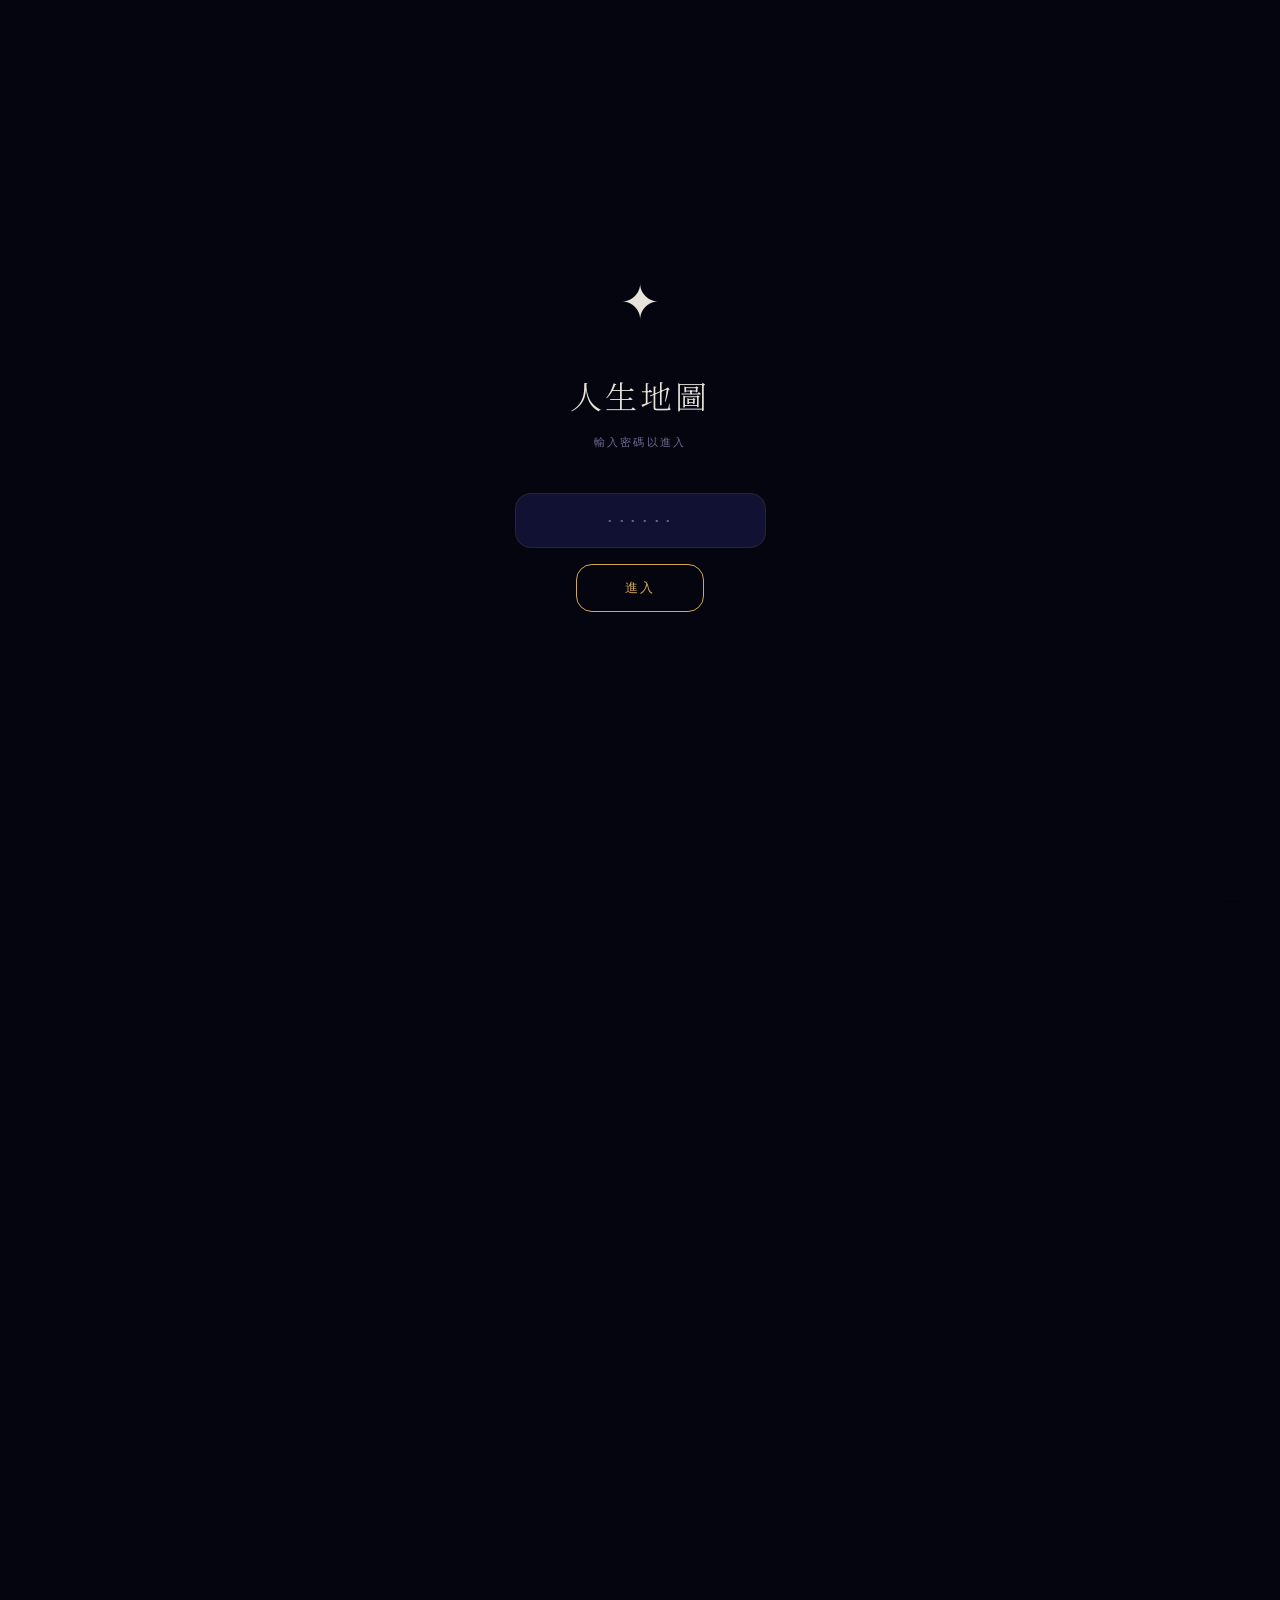
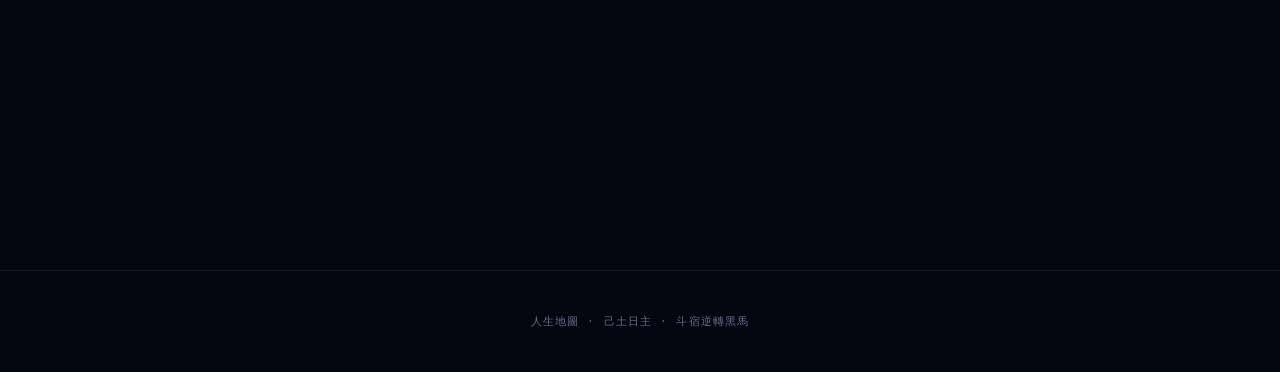
<file: SincereHandsomeSunflower/map.html>
<!DOCTYPE html>
<html lang="zh-Hant" data-theme="dark">
<head>
  <meta charset="UTF-8">
  <meta name="viewport" content="width=device-width, initial-scale=1.0">
  <title>人生地圖 · 完整版</title>
  <link rel="stylesheet" href="css/style.css">
</head>
<body>

  <div class="starfield"></div>

  <div class="gate" id="gate">
    <div class="gate-content">
      <div class="gate-symbol">&#x2726;</div>
      <div class="gate-title">人生地圖</div>
      <div class="gate-subtitle">輸入密碼以進入</div>
      <div class="gate-input-wrap">
        <input type="password" id="gateInput" class="gate-input" placeholder="······" autocomplete="off">
      </div>
      <button class="gate-btn" id="gateBtn">進入</button>
      <div class="gate-error-msg" id="gateError"></div>
    </div>
  </div>

  <div class="progress-bar" id="progressBar"></div>

  <nav class="nav">
    <a href="index.html" class="nav-logo">&#x2726; 人生地圖</a>
    <ul class="nav-links">
      <li><a href="core.html">核心主題</a></li>
      <li><a href="gifts.html">天賦陰影</a></li>
      <li><a href="domains.html">十大領域</a></li>
      <li><a href="timeline.html">時間線</a></li>
      <li><a href="map.html">人生地圖</a></li>
    </ul>
    <div class="nav-controls">
      <button class="theme-toggle" id="themeToggle" title="切換深淺色">&#x2600;</button>
      <button class="menu-toggle" id="menuToggle">
        <span></span><span></span><span></span>
      </button>
    </div>
  </nav>

  <div class="mobile-nav" id="mobileNav">
    <ul class="mobile-nav-links">
      <li><a href="index.html">首頁</a></li>
      <li><a href="core.html">核心主題</a></li>
      <li><a href="gifts.html">天賦與陰影</a></li>
      <li><a href="domains.html">十大領域</a></li>
      <li><a href="timeline.html">時間線</a></li>
      <li><a href="map.html">人生地圖</a></li>
    </ul>
  </div>

  <div class="page-wrapper">
    <main class="main-content">
      <div class="container">

        <div class="page-header reveal">
          <div class="subtitle">COMPLETE LIFE MAP</div>
          <h1>你嘅人生地圖</h1>
        </div>

        <!-- ============ POETIC OPENING ============ -->
        <div class="card reveal delay-1" style="border-color: var(--accent); border-width: 2px;">
          <div class="card-header">
            <div class="card-icon" style="background: var(--accent-glow);">&#x2726;</div>
            <div><div class="card-title">你嘅出廠設定</div></div>
          </div>
          <p>你嘅人生由一塊凍冰嘅濕土開始。</p>
          <p class="mt-32">有形——人見得到你、摸得到你、知道你喺度。冇溫度——你自己都感受唔到自己嘅溫度。</p>
          <p class="mt-32">你嘅大腦好似一部永遠唔會自動關機嘅電腦——不停分析、不停產出、不停消耗自己。你嘅心好似一個被保鮮紙包住嘅天線——有接收能力但信號入唔到。你嘅手好似一把好利嘅刀——可以將所有嘢切到好細，但唔識攬住一個人。</p>
          <p class="mt-32">你由細學到嘅嘢係：自己嘅嘢自己搞、做好嘢先至有價值、唔好麻煩人。呢三樣嘢令你成為一個好厲害嘅人——同時令你成為一個好孤獨嘅人。</p>
        </div>

        <!-- ============ STRATEGIES ============ -->

        <!-- Money Strategy -->
        <div class="card reveal">
          <div class="card-header">
            <div class="card-icon">&#x25C8;</div>
            <div><div class="card-title">金錢策略</div></div>
          </div>

          <div class="expandable">
            <button class="expandable-trigger">
              <span>正財（主動收入）</span>
              <span class="chevron">&#x25BC;</span>
            </button>
            <div class="expandable-content">
              <div class="expandable-inner">
                <table class="data-table">
                  <thead><tr><th>策略</th><th>依據</th><th>時間</th></tr></thead>
                  <tbody>
                    <tr><td>深耕專業——考牌係第一優先</td><td>食傷生財＋文昌＋國印＋6 宮主飛 10 宮</td><td>而家開始</td></tr>
                    <tr><td>考到牌之後爭取加薪或者換崗</td><td>MC 金牛＝物質安全感＋金星灼傷＝需要認證嚟解鎖</td><td>考到牌之後</td></tr>
                    <tr><td>考慮 freelance 或者額外項目</td><td>水星合 DSC＝合作賺錢＋偏財透干</td><td>考到牌之後 1–2 年</td></tr>
                  </tbody>
                </table>
              </div>
            </div>
          </div>

          <div class="expandable">
            <button class="expandable-trigger">
              <span>副業（額外收入）</span>
              <span class="chevron">&#x25BC;</span>
            </button>
            <div class="expandable-content">
              <div class="expandable-inner">
                <table class="data-table">
                  <thead><tr><th>方向</th><th>依據</th><th>開始時間</th></tr></thead>
                  <tbody>
                    <tr><td>行業相關教學</td><td>11 宮主飛 6 宮＋文昌＋詞館</td><td>考到牌之後</td></tr>
                    <tr><td>專業寫作／內容</td><td>詞館＋食神＋華蓋＋水星合 DSC</td><td>隨時可以開始</td></tr>
                  </tbody>
                </table>
              </div>
            </div>
          </div>

          <div class="expandable">
            <button class="expandable-trigger">
              <span>長期資源累積</span>
              <span class="chevron">&#x25BC;</span>
            </button>
            <div class="expandable-content">
              <div class="expandable-inner">
                <p><strong>定期儲蓄——即使金額好少。</strong> 正財缺席＝冇穩定積累模式，要靠人為建立。由每月儲一個固定金額開始——唔使多，但要規律。</p>
                <p class="mt-32"><strong>唔好投資高風險項目。</strong> 2 宮處女保守型＋海王星四分 MC/IC＝財務中有模糊風險。最安全嘅策略係穩打穩紮。</p>
                <p class="mt-32"><strong>33 歲後開始考慮長線投資。</strong> 丙申大運正印到位＝收入結構升級，到嗰陣你嘅「hold 財」能力會比而家強。</p>
              </div>
            </div>
          </div>
        </div>

        <!-- Love Strategy -->
        <div class="card reveal">
          <div class="card-header">
            <div class="card-icon">&#x2665;</div>
            <div><div class="card-title">感情策略</div></div>
          </div>

          <div class="expandable">
            <button class="expandable-trigger">
              <span>適合你嘅伴侶類型</span>
              <span class="chevron">&#x25BC;</span>
            </button>
            <div class="expandable-content">
              <div class="expandable-inner">
                <table class="data-table">
                  <thead><tr><th>特質</th><th>原因</th></tr></thead>
                  <tbody>
                    <tr><td>用行動而唔係語言表達</td><td>你嘅接收天線對語言式關心唔敏感——但對行動式關心會慢慢感受到</td></tr>
                    <tr><td>俾空間但唔消失</td><td>你需要空間（DSC 水瓶）但同時需要知道「人喺度」（日主孤立）</td></tr>
                    <tr><td>有深度而唔係表面</td><td>冥王星 5 宮＋七殺帝旺＝你需要一個有份量嘅人</td></tr>
                    <tr><td>主動但唔控制</td><td>獅子 ASC＝你需要被主動選擇。但正官缺席＝你唔鍾意被管</td></tr>
                    <tr><td>有自己嘅世界</td><td>水瓶星群＋華蓋＝你自己都需要空間。對方冇自己嘅世界你會覺得壓力好大</td></tr>
                  </tbody>
                </table>
              </div>
            </div>
          </div>

          <div class="expandable">
            <button class="expandable-trigger">
              <span>關係中要避開嘅模式</span>
              <span class="chevron">&#x25BC;</span>
            </button>
            <div class="expandable-content">
              <div class="expandable-inner">
                <p><strong>「冇講所以冇事」</strong> — 你嘅固定大十字＋食傷極旺令你唔會主動講。你冇講唔代表冇事——可能代表你有好多事但講唔出。</p>
                <p class="mt-32"><strong>「等開口」</strong> — 你唔會開口。但你要明白呢一點：有時開口唔係弱——而係俾對方一個機會走近你。</p>
                <p class="mt-32"><strong>「彈開然後收得更埋」</strong> — 你嘅金星灼傷被觸發嗰陣你會彈開。呢個係正常嘅防禦反應——但你要知道呢個反應唔代表對方做錯咗嘢。彈開少少但唔好消失。</p>
              </div>
            </div>
          </div>
        </div>

        <!-- Career Strategy -->
        <div class="card reveal">
          <div class="card-header">
            <div class="card-icon">&#x2302;</div>
            <div><div class="card-title">事業策略</div></div>
          </div>

          <div class="expandable">
            <button class="expandable-trigger">
              <span>最適合你嘅工作形式</span>
              <span class="chevron">&#x25BC;</span>
            </button>
            <div class="expandable-content">
              <div class="expandable-inner">
                <p><strong>技術深耕型</strong> — 6 宮主飛 10 宮＋食傷生財＋土星 10 宮＝靠一步一步考牌同累積資歷嚟建構事業。</p>
                <p class="mt-32"><strong>資訊處理型</strong> — 風象 35.7%＋水星水瓶 6 宮＝靠分析同資訊處理嚟創造價值。</p>
                <p class="mt-32"><strong>一對一服務型</strong> — 水星合 DSC＋11 宮主飛 6 宮＝人脈靠服務＋合作靠溝通。</p>
                <p class="mt-32"><strong>技術型管理（中長期）</strong> — 將星（時柱）＋金神＝後期管理風格偏向「我識得最多所以我帶隊」而唔係「我係你上司你聽我」。</p>
              </div>
            </div>
          </div>

          <div class="expandable">
            <button class="expandable-trigger">
              <span>副業方向</span>
              <span class="chevron">&#x25BC;</span>
            </button>
            <div class="expandable-content">
              <div class="expandable-inner">
                <p><strong>行業教學</strong> — 文昌＋詞館＋食傷生財＝將已有嘅知識輸出為教學形式。考到牌之後開始。</p>
                <p class="mt-32"><strong>專業寫作</strong> — 詞館＋食神＋華蓋＋水星合 DSC＝書面表達比口頭表達強。隨時可以開始試。</p>
                <p class="mt-32"><strong>行業顧問</strong> — 食傷生財（知識→財）＝用知識服務人。考到牌之後 3–5 年開始。</p>
              </div>
            </div>
          </div>

          <div class="expandable">
            <button class="expandable-trigger">
              <span>個人品牌方向</span>
              <span class="chevron">&#x25BC;</span>
            </button>
            <div class="expandable-content">
              <div class="expandable-inner">
                <p><strong>「專業型」而唔係「社交型」。</strong> 你嘅個人品牌應該建立喺「專業深度」而唔係「社交廣度」。你唔需要識好多人——你需要嘅係識你嘅人知道你係呢個領域入面最叻嗰個。</p>
                <p class="mt-32"><strong>用內容而唔係用 networking。</strong> 你嘅社交方式係「做好嘢自然有人搵你」。所以你嘅個人品牌應該透過「內容」嚟建立——寫專業文章、做行業分享、教後輩。</p>
              </div>
            </div>
          </div>
        </div>

        <!-- ============ ACTION TIMELINE ============ -->
        <div class="section-title reveal mt-32">行動時間線</div>
        <div class="section-subtitle reveal">由而家開始</div>

        <div class="card reveal">
          <div class="card-header">
            <div class="card-icon">&#x25B6;</div>
            <div><div class="card-title">而家可以做</div></div>
          </div>
          <table class="data-table">
            <tbody>
              <tr><td>認真準備考試</td><td>2026 年丙午年火氣最旺＋文昌到位＝考試黃金年</td></tr>
              <tr><td>開始記帳一個月</td><td>海王星 6 宮＋正財缺席＝睇到錢去咗邊先至有控制感</td></tr>
              <tr><td>每日飲多杯暖水</td><td>最簡單但最有效嘅火土補充</td></tr>
            </tbody>
          </table>
        </div>

        <div class="card reveal">
          <div class="card-header">
            <div class="card-icon">&#x25B6;</div>
            <div><div class="card-title">3 個月內</div></div>
          </div>
          <table class="data-table">
            <tbody>
              <tr><td>完成大部分溫書</td><td>7 月開始「收」——8 月三重酉之前要完成衝刺</td></tr>
              <tr><td>建立行山習慣</td><td>火＋土＋驛馬釋放。每週行一次</td></tr>
              <tr><td>開始一個小嘅知識輸出</td><td>例如寫一篇行業相關嘅文章。食傷嘅「出口」開始打開</td></tr>
              <tr><td>認真考慮考完之後想做咩</td><td>如果有進修或者考試嘅下一步計劃，開始搵資料</td></tr>
            </tbody>
          </table>
        </div>

        <div class="card reveal">
          <div class="card-header">
            <div class="card-icon">&#x25B6;</div>
            <div><div class="card-title">1 年內</div></div>
          </div>
          <table class="data-table">
            <tbody>
              <tr><td>考試通過（如果未考完就繼續考）</td><td>丙午年＋丁未年＝用神最強嘅兩年</td></tr>
              <tr><td>開始建立穩定嘅人脈圈</td><td>2027 年 4 月木星回歸效果增強</td></tr>
              <tr><td>嘗試一個副業方向</td><td>教學或寫作——由最簡單嘅開始。唔需要一開始就有收入</td></tr>
            </tbody>
          </table>
        </div>

        <div class="card reveal">
          <div class="card-header">
            <div class="card-icon">&#x25B6;</div>
            <div><div class="card-title">3 年內</div></div>
          </div>
          <table class="data-table">
            <tbody>
              <tr><td>考到更高級嘅專業認證</td><td>利用 2026–2027 嘅火氣窗口考最多嘅牌</td></tr>
              <tr><td>副業開始有穩定收入</td><td>考到牌之後 1–2 年。教學或顧問——由兼職開始</td></tr>
              <tr><td>開始長期儲蓄計劃</td><td>2029 年己酉年（三重酉）會好需要呢個儲備</td></tr>
              <tr><td>準備應對 2029 年己酉年</td><td>呢步大運最辛苦嘅一年。提前做好準備：儲備金、健康檢查、減低不必要嘅承諾</td></tr>
            </tbody>
          </table>
        </div>

        <!-- ============ FINAL SUMMARY ============ -->
        <div class="section-title reveal mt-32">最終總結</div>
        <div class="section-subtitle reveal">你嘅命運主題</div>

        <div class="card reveal" style="border-color: var(--accent); border-width: 2px;">
          <div class="card-header">
            <div class="card-icon" style="background: var(--accent-glow);">&#x2726;</div>
            <div><div class="card-title">白蠟金</div></div>
          </div>

          <p>你嘅命局寫咗「逆轉黑馬」四個字。</p>
          <p class="mt-32">但呢四個字唔係話你有一日會突然爆發——而係話你會用 30 年嘅時間，一級一級咁行上去。每一級都好慢。每一級都好攰。每一級你都會覺得「我行唔到」——然後你會發現你已經行到咗。</p>
          <p class="mt-32">你行緊嘅路唔係一條直路——而係一條有好多急彎嘅山路。有時上面落雨（三重酉）、有時出太陽（丙午丁未）、有時大霧（海王星 6 宮）你睇唔到前面。但你嘅腳下一直係實嘅——土星 10 宮嘅功課就係「腳踏實地，慢但唔停」。</p>
        </div>

        <div class="card reveal" style="border-color: var(--accent); border-width: 2px;">
          <div class="card-header">
            <div class="card-icon" style="background: var(--accent-glow);">&#x2726;</div>
            <div><div class="card-title">你嘅三大天賦同三大陰影</div></div>
          </div>
          <p>天賦同陰影唔係對立嘅——佢哋係同一枚銀幣嘅兩面。</p>
          <p class="mt-32">你嘅思維深度同速度（天賦）嚟自同一樣嘢——食傷極旺——令你用做嘢代替存在（陰影）。</p>
          <p class="mt-32">你喺壓力中嘅韌性（天賦）嚟自同一樣嘢——七殺＋固定大十字——令你喺最需要人嗰陣推開人（陰影）。</p>
          <p class="mt-32">你獨特嘅精神世界（天賦）嚟自同一樣嘢——華蓋＋太極——令你覺得「冇人明白」而唔想麻煩人（陰影）。</p>
          <p class="mt-32">你唔需要消滅陰影先至可以發揮天賦。你需要做嘅係：知道陰影喺度，然後選擇唔俾佢主導你嘅決定。</p>
        </div>

        <div class="card reveal" style="border-color: var(--accent); border-width: 2px;">
          <div class="card-header">
            <div class="card-icon" style="background: var(--accent-glow);">&#x2726;</div>
            <div><div class="card-title">你嘅時間表</div></div>
          </div>
          <p>23–32 歲（而家）：播種期。最辛苦、最消耗、但最關鍵。</p>
          <p class="mt-32">33–42 歲：曙光期。正印到位。專業認證帶嚟收入升級。</p>
          <p class="mt-32">43–52 歲：穩固期。殺印相生＋燥土幫身。斗宿嘅逆轉開始明顯。</p>
          <p class="mt-32">53–62 歲：巔峰期。金神被火鍛造成器。白蠟金成真金。</p>
          <p class="mt-32">你嘅事業曲線係一條慢上坡。而家行緊嘅位置係最底、最攰、最睇唔到前面嘅路。但你行緊嘅每一步都係向上嘅。</p>
        </div>

        <div class="card reveal" style="border-color: var(--accent); border-width: 2px;">
          <div class="card-header">
            <div class="card-icon" style="background: var(--accent-glow);">&#x2726;</div>
            <div><div class="card-title">你嘅金錢同事業</div></div>
          </div>
          <p>你嘅賺錢模式係靠技能（食傷生財）——唔係靠投資、靠人脈、靠繼承。你嘅每一日 OT 其實都係「食傷產出→轉化為收入」嘅過程。</p>
          <p class="mt-32">你嘅金錢問題唔係「冇錢」而係「hold 唔住」——賺到但留唔到或者享用唔到。由定期儲蓄開始——即使金額好少。</p>
          <p class="mt-32">你嘅事業唔係「爆發型」——你係「專業深耕型」。靠一步一步考牌、一年一年累積資歷、一個一個項目嚟建立自己嘅事業版圖。慢，但到最後會企到一個好穩嘅位置。</p>
        </div>

        <div class="card reveal" style="border-color: var(--accent); border-width: 2px;">
          <div class="card-header">
            <div class="card-icon" style="background: var(--accent-glow);">&#x2726;</div>
            <div><div class="card-title">你嘅愛</div></div>
          </div>
          <p>你愛人嘅方式唔係講嘢——而係做嘢。你嘅愛全部藏喺行動入面。</p>
          <p class="mt-32">你接收愛嘅方式同一般人唔同——語言上嘅關心你會覺得唔自在，但行動上嘅照顧你會慢慢收落。你嘅接收天線唔係壞咗——只係佢嘅頻道同一般人唔同。</p>
          <p class="mt-32">太陽弧太陽合月亮正在幫你做呢一步——18 個月之後你嘅硬殼上面會多咗幾條裂縫，光可以透入。由「做嘢就係愛」轉向「企喺度都係愛」。由「唔需要人」轉向「需要人但唔代表我唔獨立」。</p>
        </div>

        <!-- ============ FINAL POETIC SUMMARY ============ -->
        <div class="card reveal" style="border-color: var(--accent); border-width: 2px; background: linear-gradient(135deg, var(--bg-card), var(--accent-dim));">
          <div class="card-header">
            <div class="card-icon" style="background: var(--accent-glow); font-size: 1.5rem;">&#x2726;</div>
            <div><div class="card-title" style="font-size: 1.5rem;">最後</div></div>
          </div>

          <p style="font-size: 1.1rem; line-height: 2;">
            你係白蠟金——有形有重量有潛質，但需要時間同火嚟成器。
          </p>
          <p class="mt-32" style="font-size: 1.1rem; line-height: 2;">
            你嘅命運唔係「冇希望」——而係「慢熱」。你嘅財務唔係「冇錢」——而係「hold 唔住」。你嘅事業唔係「冇前途」——而係「播種期」。你嘅感情唔係「冇人愛」——而係「接收頻道同人唔同」。
          </p>
          <p class="mt-32" style="font-size: 1.1rem; line-height: 2;">
            你嘅消耗係結構性嘅——唔會喺短期內消失。但你嘅韌性都係結構性嘅——你會攰但你唔會倒。
          </p>
          <p class="mt-32" style="font-size: 1.1rem; line-height: 2;">
            你嘅斗宿寫咗「逆轉」二字——而家行緊嘅每一步都係向上嘅，只係斜度唔大。25–26 歲嘅考試同事業變動唔係「爆發」——而係「播種」。你做嘅每一件事都係為咗 33 歲之後嘅上升做準備。
          </p>
          <p class="mt-32" style="font-size: 1.1rem; line-height: 2;">
            你唔係弱——你係一塊凍冰嘅白蠟金，有形有重量有潛質，但需要時間同火嚟成器。
          </p>
          <p class="mt-32" style="font-size: 1.1rem; line-height: 2;">
            而時間，會嚟。
          </p>
          <p class="mt-32" style="font-size: 1.1rem; line-height: 2;">
            火，都會嚟。
          </p>
        </div>

        <!-- PDF Button -->
        <div class="text-center mt-32 reveal">
          <button class="pdf-btn" id="pdfBtn">&#x2B07; 輸出為 PDF</button>
          <p class="text-muted" style="margin-top: 12px; font-size: 0.8rem;">列印時會自動隱藏導航同背景，只保留內容</p>
        </div>

      </div>
    </main>

    <footer class="footer">
      <p>人生地圖 · 己土日主 · 斗宿逆轉黑馬</p>
    </footer>
  </div>

  <script src="js/app.js"></script>
  <script src="js/prompt.js"></script>
</body>
</html>
</file>
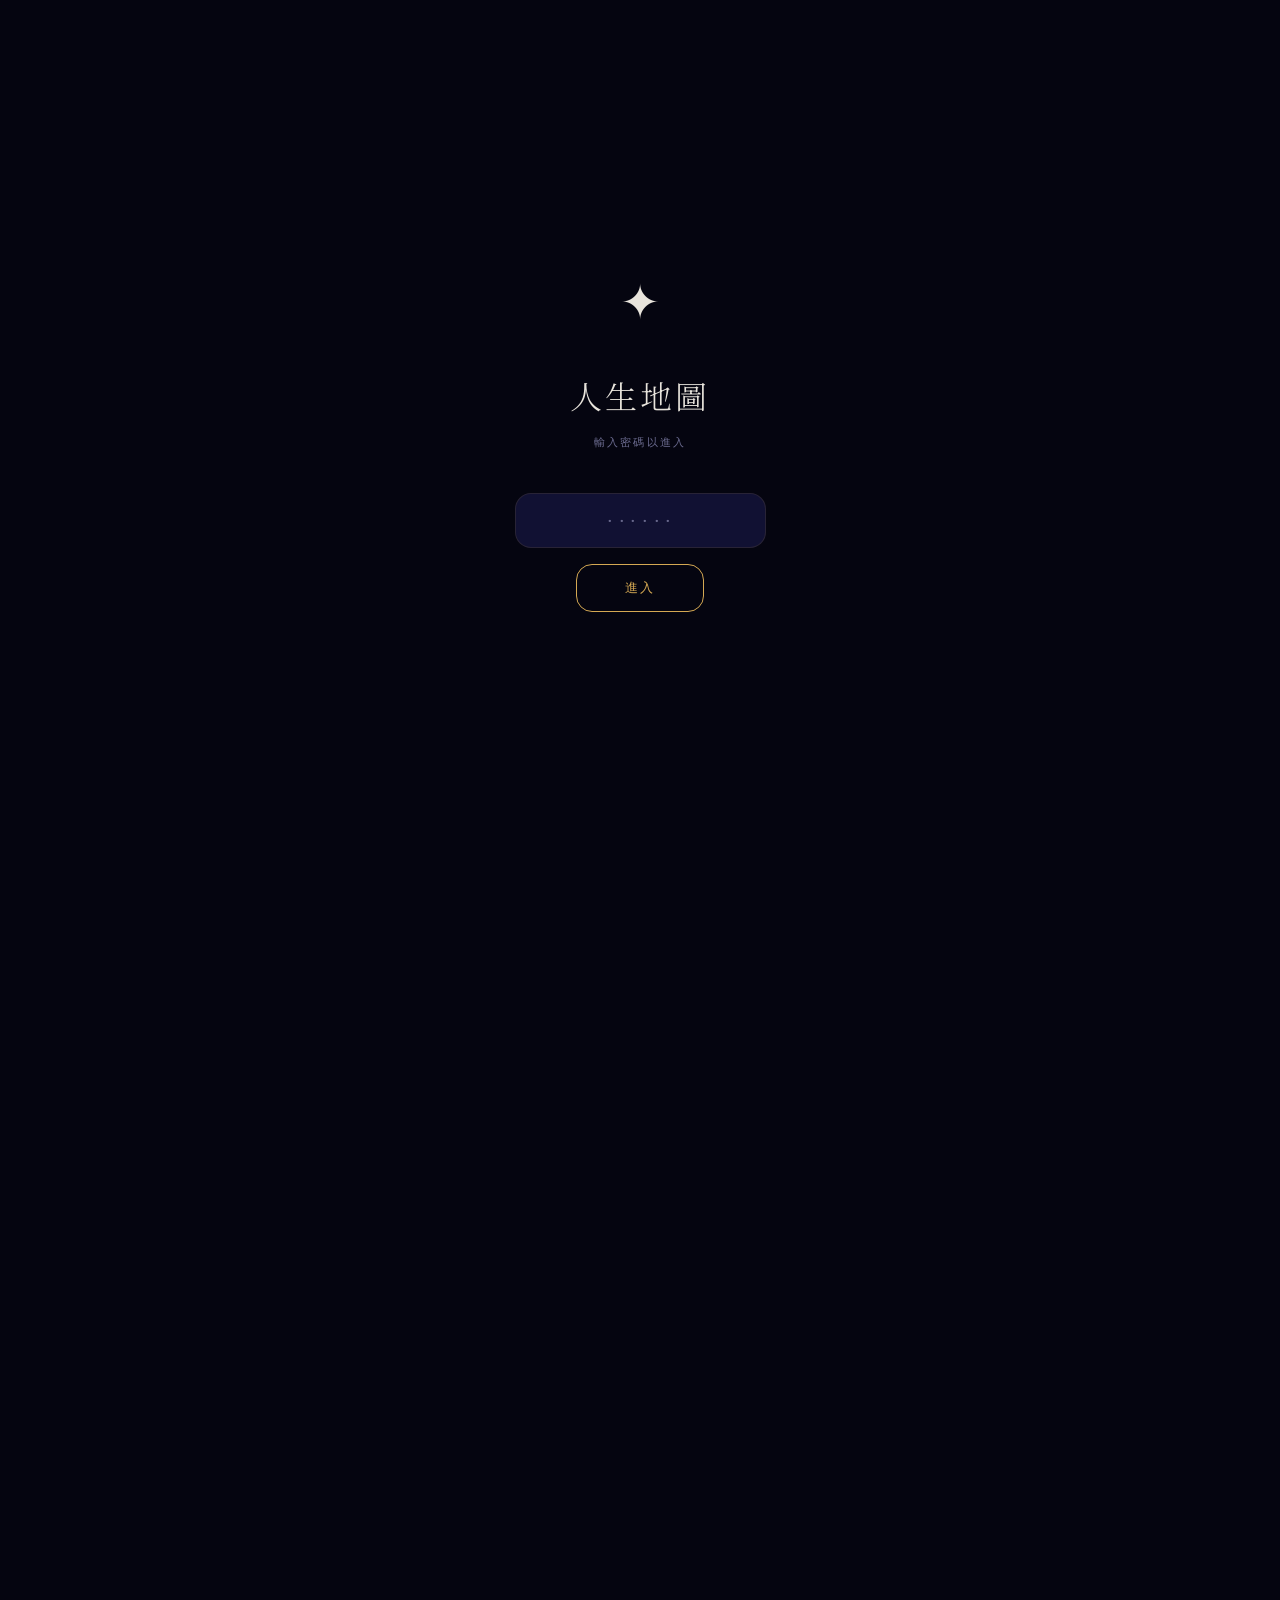
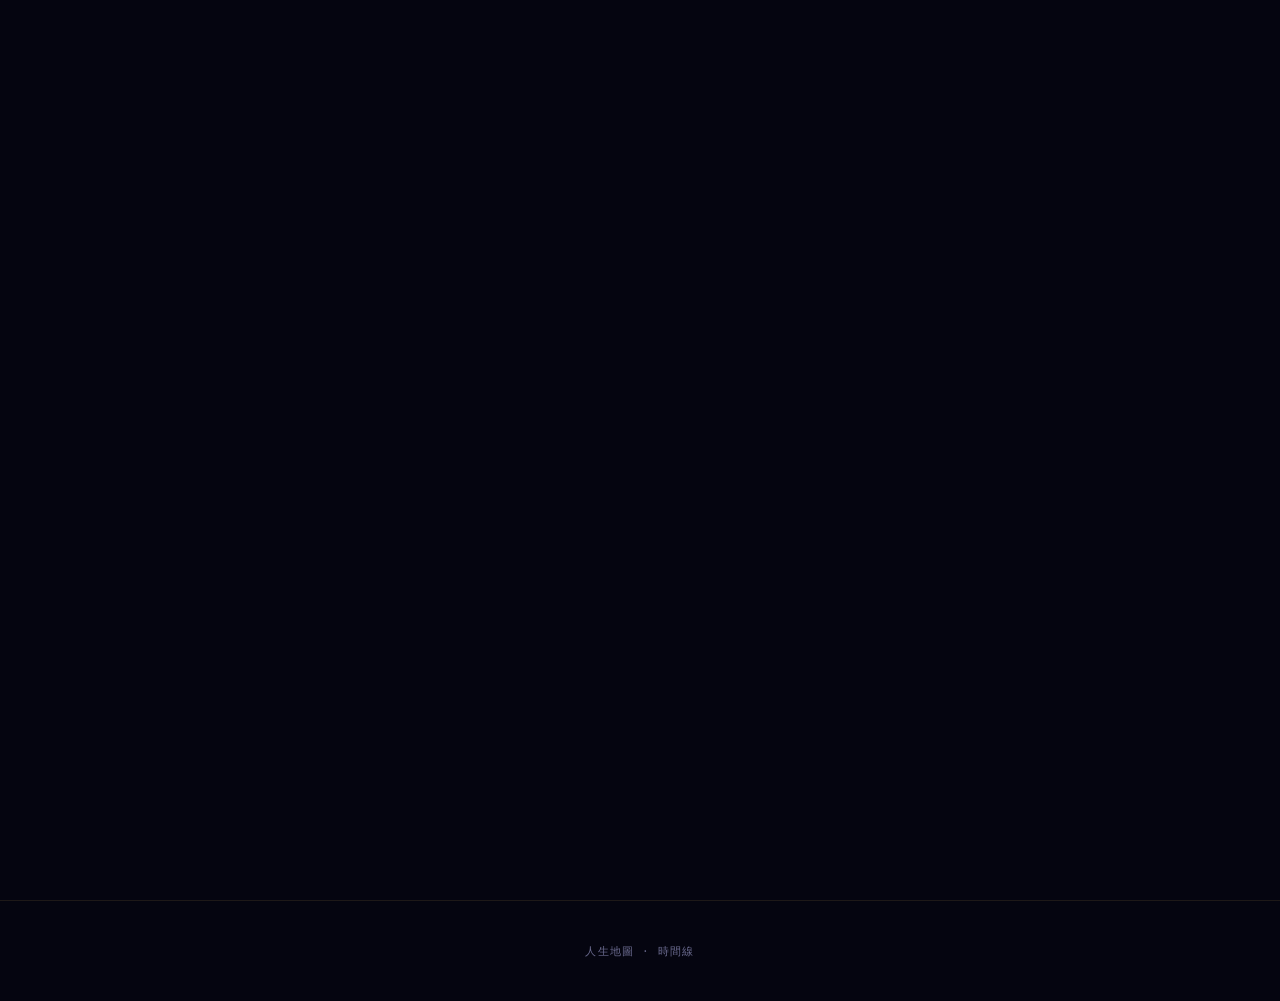
<file: SincereHandsomeSunflower/timeline.html>
<!DOCTYPE html>
<html lang="zh-Hant" data-theme="dark">
<head>
  <meta charset="UTF-8">
  <meta name="viewport" content="width=device-width, initial-scale=1.0">
  <title>時間線 · 人生地圖</title>
  <link rel="stylesheet" href="css/style.css">
</head>
<body>

  <div class="starfield"></div>

  <div class="gate" id="gate">
    <div class="gate-content">
      <div class="gate-symbol">&#x2726;</div>
      <div class="gate-title">人生地圖</div>
      <div class="gate-subtitle">輸入密碼以進入</div>
      <div class="gate-input-wrap">
        <input type="password" id="gateInput" class="gate-input" placeholder="······" autocomplete="off">
      </div>
      <button class="gate-btn" id="gateBtn">進入</button>
      <div class="gate-error-msg" id="gateError"></div>
    </div>
  </div>

  <div class="progress-bar" id="progressBar"></div>

  <nav class="nav">
    <a href="index.html" class="nav-logo">&#x2726; 人生地圖</a>
    <ul class="nav-links">
      <li><a href="core.html">核心主題</a></li>
      <li><a href="gifts.html">天賦陰影</a></li>
      <li><a href="domains.html">十大領域</a></li>
      <li><a href="timeline.html">時間線</a></li>
      <li><a href="map.html">人生地圖</a></li>
    </ul>
    <div class="nav-controls">
      <button class="theme-toggle" id="themeToggle" title="切換深淺色">&#x2600;</button>
      <button class="menu-toggle" id="menuToggle">
        <span></span><span></span><span></span>
      </button>
    </div>
  </nav>

  <div class="mobile-nav" id="mobileNav">
    <ul class="mobile-nav-links">
      <li><a href="index.html">首頁</a></li>
      <li><a href="core.html">核心主題</a></li>
      <li><a href="gifts.html">天賦與陰影</a></li>
      <li><a href="domains.html">十大領域</a></li>
      <li><a href="timeline.html">時間線</a></li>
      <li><a href="map.html">人生地圖</a></li>
    </ul>
  </div>

  <div class="page-wrapper">
    <main class="main-content">
      <div class="container">

        <div class="page-header reveal">
          <div class="subtitle">TIMELINE</div>
          <h1>你嘅時間線</h1>
        </div>

        <!-- Section Tabs -->
        <div class="tabs reveal">
          <button class="tab-btn active" data-tab="sec-decade">23–32 歲逐年</button>
          <button class="tab-btn" data-tab="sec-18mo">18 個月預測</button>
          <button class="tab-btn" data-tab="sec-overview">大運總覽</button>
        </div>
        <div class="tab-panels">

          <!-- ==================== DECADE TAB ==================== -->
          <div class="tab-panel active" data-panel="sec-decade">

            <div class="section-title reveal">23–32 歲逐年拆解</div>
            <div class="section-subtitle reveal">丁酉大運 · 2024–2033</div>

            <!-- 2024 -->
            <div class="card reveal delay-1">
              <div class="card-header">
                <div class="card-icon">&#x25C6;</div>
                <div>
                  <div class="card-number">2024 · 23 歲</div>
                  <div class="card-title">甲辰年 — 新開始</div>
                </div>
                <div class="stars" style="margin-left:auto;">&#x2605;&#x2605;&#x2605;<span class="dim">&#x2605;&#x2605;</span></div>
              </div>
              <div class="tag-row">
                <span class="tag">甲木正官</span>
                <span class="tag">辰土劫財</span>
                <span class="tag">甲己合土</span>
              </div>
              <p><strong>甲己合土＝正官合日主。</strong> 你可能喺呢年有一個新嘅開始——畢業、入職、或者開始一份正式嘅工作。甲木正官係你原局完全缺席嘅五行——第一次出現代表一個「新框架」進入你生命。</p>
              <p class="mt-32">但辰土劫財代表有競爭——可能同時有其他人做緊同一個位。呢年你嘅收入唔會高但有。剛開始賺錢——你可以感受到「返工之後身體唔同咗」。</p>
            </div>

            <!-- 2025 -->
            <div class="card reveal delay-2">
              <div class="card-header">
                <div class="card-icon">&#x25C6;</div>
                <div>
                  <div class="card-number">2025 · 24 歲</div>
                  <div class="card-title">乙巳年 — 殺印相生 · 打底</div>
                </div>
                <div class="stars" style="margin-left:auto;">&#x2605;&#x2605;&#x2605;&#x2605;<span class="dim">&#x2605;</span></div>
              </div>
              <div class="tag-row">
                <span class="tag">乙木七殺</span>
                <span class="tag">巳火正印</span>
                <span class="tag">殺印相生</span>
              </div>
              <p><strong>殺印相生——壓力轉化為學習力。</strong> 呢年你嘅工作壓力會帶嚟學習機會。可能上司俾咗啲嘢你做但你未識——呢個壓力會迫你學新嘢。你唔會主動學，但環境迫你學。</p>
              <p class="mt-32">巳火正印＝溫暖。呢年你嘅身體比 2024 年好少少。你做緊嘅嘢（學新嘢、適應工作環境）會為之後嘅考試打底。如果喺呢年開始準備考試相關嘅嘢，方向係啱嘅。</p>
            </div>

            <!-- 2026 -->
            <div class="card reveal delay-3" style="border-color: var(--accent); border-width: 2px;">
              <div class="card-header">
                <div class="card-icon" style="background: var(--accent-glow);">&#x2605;</div>
                <div>
                  <div class="card-number">2026 · 25 歲 · 第一個高峰</div>
                  <div class="card-title">丙午年 — 考試 · 雙印到位</div>
                </div>
                <div class="stars" style="margin-left:auto;">&#x2605;&#x2605;&#x2605;&#x2605;&#x2605;</div>
              </div>
              <div class="tag-row">
                <span class="tag" style="border-color: var(--accent);">丙火正印</span>
                <span class="tag" style="border-color: var(--accent);">午火正印</span>
                <span class="tag" style="border-color: var(--accent);">丙辛合水</span>
              </div>
              <p><strong>雙印到位——正印＋偏印同時保護你。</strong> 呢年你嘅學習能力到達大運入面嘅高峰。如果喺呢年考牌，通過嘅機會係 18 個月入面最高。</p>
              <p class="mt-32">丙辛合水（正印合食神化財）代表你嘅技能可以轉化為收入——可能考完之後即刻有待遇提升。</p>

              <div class="expandable mt-32">
                <button class="expandable-trigger">
                  <span>逐月重點</span>
                  <span class="chevron">&#x25BC;</span>
                </button>
                <div class="expandable-content">
                  <div class="expandable-inner">
                    <table class="data-table">
                      <thead><tr><th>月份</th><th>流月</th><th>評級</th><th>重點</th></tr></thead>
                      <tbody>
                        <tr><td>5 月</td><td>甲午</td><td><span class="stars">&#x2605;&#x2605;&#x2605;&#x2605;&#x2605;</span></td><td>溫書效率最高——甲己合土＋火氣最旺</td></tr>
                        <tr><td>6 月</td><td>乙未</td><td><span class="stars">&#x2605;&#x2605;&#x2605;&#x2605;<span class="dim">&#x2605;</span></span></td><td>殺印相生——工作可能有變動</td></tr>
                        <tr><td>7 月</td><td>丙申</td><td><span class="stars">&#x2605;&#x2605;&#x2605;<span class="dim">&#x2605;&#x2605;</span></span></td><td>考前最後衝刺——開始「收」</td></tr>
                        <tr style="background: var(--accent-dim);"><td><strong>8 月</strong></td><td><strong>丁酉</strong></td><td><span class="stars">&#x2605;&#x2605;<span class="dim">&#x2605;&#x2605;&#x2605;</span></span></td><td><strong>考試月——三重酉——最辛苦</strong></td></tr>
                        <tr style="background: var(--accent-dim);"><td><strong>9 月</strong></td><td><strong>戊戌</strong></td><td><span class="stars">&#x2605;&#x2605;&#x2605;&#x2605;&#x2605;</span></td><td><strong>回血月——旅行最佳時機</strong></td></tr>
                        <tr><td>10 月</td><td>己亥</td><td><span class="stars">&#x2605;&#x2605;&#x2605;<span class="dim">&#x2605;&#x2605;</span></span></td><td>比肩幫身——但巳亥沖有動盪</td></tr>
                        <tr><td>12 月</td><td>庚子</td><td><span class="stars">&#x2605;<span class="dim">&#x2605;&#x2605;&#x2605;&#x2605;</span></span></td><td>年尾最差——金水齊到</td></tr>
                      </tbody>
                    </table>
                  </div>
                </div>
              </div>
            </div>

            <!-- 2027 -->
            <div class="card reveal" style="border-color: var(--accent); border-width: 2px;">
              <div class="card-header">
                <div class="card-icon" style="background: var(--accent-glow);">&#x2605;</div>
                <div>
                  <div class="card-number">2027 · 26 歲 · 18 月之冠</div>
                  <div class="card-title">丁未年 — 雙丁火＋燥土 · 全面最佳</div>
                </div>
                <div class="stars" style="margin-left:auto;">&#x2605;&#x2605;&#x2605;&#x2605;&#x2605;</div>
              </div>
              <div class="tag-row">
                <span class="tag" style="border-color: var(--accent);">丁火偏印</span>
                <span class="tag" style="border-color: var(--accent);">未土燥土</span>
                <span class="tag" style="border-color: var(--accent);">丑未六沖</span>
              </div>
              <p><strong>比 2026 仲好。</strong> 雙丁火＝偏印加倍＋未土燥土直接幫身。呢年你嘅工作環境會有重大變動（丑未六沖貫穿全年），但變動偏向正面。</p>
              <p class="mt-32">你嘅群體歸屬感達到 18 個月嘅高峰——可能會重新連接舊人脈、加入新群體。2027 年 5–6 月（丙午＋丁未月）係 18 個月入面最好嘅月份——如果可以揀，任何重要決定安排喺呢個時候。</p>

              <div class="expandable mt-32">
                <button class="expandable-trigger">
                  <span>逐月重點</span>
                  <span class="chevron">&#x25BC;</span>
                </button>
                <div class="expandable-content">
                  <div class="expandable-inner">
                    <table class="data-table">
                      <thead><tr><th>月份</th><th>流月</th><th>評級</th><th>重點</th></tr></thead>
                      <tbody>
                        <tr><td>3 月</td><td>甲辰</td><td><span class="stars">&#x2605;&#x2605;&#x2605;&#x2605;<span class="dim">&#x2605;</span></span></td><td>甲己合土再現——新框架出現</td></tr>
                        <tr><td>4 月</td><td>乙巳</td><td><span class="stars">&#x2605;&#x2605;&#x2605;&#x2605;<span class="dim">&#x2605;</span></span></td><td>殺印相生——人脈回歸</td></tr>
                        <tr style="background: var(--accent-dim);"><td><strong>5 月</strong></td><td><strong>丙午</strong></td><td><span class="stars">&#x2605;&#x2605;&#x2605;&#x2605;&#x2605;</span></td><td><strong>火氣再現——同 2026 丙午年共振</strong></td></tr>
                        <tr style="background: var(--accent-dim);"><td><strong>6 月</strong></td><td><strong>丁未</strong></td><td><span class="stars">&#x2605;&#x2605;&#x2605;&#x2605;&#x2605;</span></td><td><strong>18 月之冠——雙丁雙未＝用神最強</strong></td></tr>
                        <tr><td>7 月</td><td>戊申</td><td><span class="stars">&#x2605;&#x2605;<span class="dim">&#x2605;&#x2605;&#x2605;</span></span></td><td>由峰值回落——正常</td></tr>
                        <tr><td>8 月</td><td>己酉</td><td><span class="stars">&#x2605;<span class="dim">&#x2605;&#x2605;&#x2605;&#x2605;</span></span></td><td>三重酉再現——2027 年最辛苦</td></tr>
                        <tr><td>10–11 月</td><td>辛亥/壬子</td><td><span class="stars">&#x2605;<span class="dim">&#x2605;&#x2605;&#x2605;&#x2605;</span></span></td><td>金水齊到——保護力減弱</td></tr>
                      </tbody>
                    </table>
                  </div>
                </div>
              </div>
            </div>

            <!-- 2028 -->
            <div class="card reveal">
              <div class="card-header">
                <div class="card-icon">&#x25C6;</div>
                <div>
                  <div class="card-number">2028 · 27 歲</div>
                  <div class="card-title">戊申年 — 由高峰回落</div>
                </div>
                <div class="stars" style="margin-left:auto;">&#x2605;&#x2605;<span class="dim">&#x2605;&#x2605;&#x2605;</span></div>
              </div>
              <div class="tag-row">
                <span class="tag">戊土劫財</span>
                <span class="tag">申金傷官</span>
              </div>
              <p>天干戊土（劫財）幫身但地支申金（傷官）消耗。同大運嘅結構一樣＝天干喜地支忌。</p>
              <p class="mt-32">由 2026–2027 嘅高峰期回到「正常」。你可能會覺得「點解冇咗前兩年嗰種感覺？」——呢個係正常嘅能量轉換，唔係你出咗問題。呢年你要學嘅嘢係「喺唔完美嘅環境下繼續行」。</p>
            </div>

            <!-- 2029 -->
            <div class="card reveal">
              <div class="card-header">
                <div class="card-icon">&#x26A0;</div>
                <div>
                  <div class="card-number">2029 · 28 歲 · 最辛苦</div>
                  <div class="card-title">己酉年 — 三重酉 · 撐過去</div>
                </div>
                <div class="stars" style="margin-left:auto;">&#x2605;<span class="dim">&#x2605;&#x2605;&#x2605;&#x2605;</span></div>
              </div>
              <div class="tag-row">
                <span class="tag" style="border-color:#e74c3c;">己土比肩</span>
                <span class="tag" style="border-color:#e74c3c;">酉金食神</span>
                <span class="tag" style="border-color:#e74c3c;">三重酉</span>
              </div>
              <p><strong>呢步大運最辛苦嘅一年。</strong> 流年再加一個酉——等於原局酉＋大運酉＋流年酉＝三重酉。食傷力量到達峰值。工作量同思維消耗同時達到最大。</p>
              <p class="mt-32">你可能會覺得「做到趴」——唔係能力問題而係消耗太大。但你要記住：你有火星尊貴 6 分（全盤最高）＝深層生命力極強。你會攰但你唔會倒。</p>
              <p class="mt-32"><strong>呢年你要做嘅嘢只有一樣：撐過去。</strong> 唔係做大事嘅年份——而係「保住之前建立嘅嘢」嘅年份。2026 年考到嘅牌、2027 年建立嘅人脈、之前幾年累積嘅經驗——呢年要做嘅係唔好俾三重酉嘅消耗令你放棄晒。</p>
            </div>

            <!-- 2030 -->
            <div class="card reveal">
              <div class="card-header">
                <div class="card-icon">&#x25C6;</div>
                <div>
                  <div class="card-number">2030 · 29 歲</div>
                  <div class="card-title">庚戌年 — 恢復</div>
                </div>
                <div class="stars" style="margin-left:auto;">&#x2605;&#x2605;&#x2605;<span class="dim">&#x2605;&#x2605;</span></div>
              </div>
              <div class="tag-row">
                <span class="tag">庚金傷官</span>
                <span class="tag">戌土燥土</span>
              </div>
              <p>三重酉消退之後嘅恢復年。庚金傷官忌但戌土燥土幫身——你嘅體力開始恢復。呢年你要做嘅嘢係：重新整理之前幾年嘅工作成果、更新專業知識、為下一個階段做準備。</p>
            </div>

            <!-- 2031 -->
            <div class="card reveal">
              <div class="card-header">
                <div class="card-icon">&#x25C6;</div>
                <div>
                  <div class="card-number">2031 · 30 歲</div>
                  <div class="card-title">辛亥年 — 進入 30 代</div>
                </div>
                <div class="stars" style="margin-left:auto;">&#x2605;<span class="dim">&#x2605;&#x2605;&#x2605;&#x2605;</span></div>
              </div>
              <div class="tag-row">
                <span class="tag">辛金食神</span>
                <span class="tag">亥水正財</span>
                <span class="tag">食傷生財</span>
              </div>
              <p><strong>進入 30 代——呢個係一個心理關口。</strong> 食傷生財鏈全速運行——忙碌但有回報。你嘅收入可能有明顯提升。但花費同時增加——呢年要留意唔好「月月清」。</p>
              <p class="mt-32">你可能會開始回顧「我 20 代做咗咩」同展望「我 30 代想做咩」。呢個思考過程你嘅食傷會分析到好盡——但答案唔會喺分析中出現，而係喺行動中。</p>
            </div>

            <!-- 2032 -->
            <div class="card reveal">
              <div class="card-header">
                <div class="card-icon">&#x25C6;</div>
                <div>
                  <div class="card-number">2032 · 31 歲</div>
                  <div class="card-title">壬子年 — 雙財齊到</div>
                </div>
                <div class="stars" style="margin-left:auto;">&#x2605;<span class="dim">&#x2605;&#x2605;&#x2605;&#x2605;</span></div>
              </div>
              <div class="tag-row">
                <span class="tag">壬水正財</span>
                <span class="tag">子水偏財</span>
              </div>
              <p><strong>呢步大運入面「財」最旺嘅一年——但身弱 hold 唔住。</strong> 你可能有好多「賺錢嘅機會」但冇精力全部接住。呢年你要學嘅嘢係「唔係所有機會都要接」——選擇比努力重要。</p>
            </div>

            <!-- 2033 -->
            <div class="card reveal">
              <div class="card-header">
                <div class="card-icon">&#x25C6;</div>
                <div>
                  <div class="card-number">2033 · 32 歲</div>
                  <div class="card-title">癸丑年 — 準備轉換</div>
                </div>
                <div class="stars" style="margin-left:auto;">&#x2605;&#x2605;&#x2605;<span class="dim">&#x2605;&#x2605;</span></div>
              </div>
              <div class="tag-row">
                <span class="tag">癸水偏財</span>
                <span class="tag">丑土比肩</span>
              </div>
              <p><strong>丁酉大運嘅最後一年。</strong> 丑土幫身代表你嘅根基開始穩固。呢年你可能會收到一個「下一步」嘅信號——一個新嘅工作機會、一個升職嘅可能、或者一個「我準備好轉換跑道」嘅感覺。</p>
              <p class="mt-32">回顧呢 10 年做咗咩、整理自己嘅資源同人脈——為 2034 年丙申大運嘅正印到位做好準備。</p>
            </div>

            <!-- Decade Summary Table -->
            <div class="card reveal mt-32">
              <div class="card-header">
                <div class="card-icon">&#x2726;</div>
                <div><div class="card-title">23–32 歲一覽表</div></div>
              </div>
              <table class="data-table">
                <thead>
                  <tr><th>年份</th><th>歲數</th><th>流年</th><th>評級</th><th>核心事件</th></tr>
                </thead>
                <tbody>
                  <tr><td>2024</td><td>23</td><td>甲辰</td><td><span class="stars">&#x2605;&#x2605;&#x2605;<span class="dim">&#x2605;&#x2605;</span></span></td><td>新開始——入職</td></tr>
                  <tr><td>2025</td><td>24</td><td>乙巳</td><td><span class="stars">&#x2605;&#x2605;&#x2605;&#x2605;<span class="dim">&#x2605;</span></span></td><td>殺印相生——打底</td></tr>
                  <tr style="background: var(--accent-dim);"><td><strong>2026</strong></td><td><strong>25</strong></td><td><strong>丙午</strong></td><td><span class="stars">&#x2605;&#x2605;&#x2605;&#x2605;&#x2605;</span></td><td><strong>考試——第一高峰</strong></td></tr>
                  <tr style="background: var(--accent-dim);"><td><strong>2027</strong></td><td><strong>26</strong></td><td><strong>丁未</strong></td><td><span class="stars">&#x2605;&#x2605;&#x2605;&#x2605;&#x2605;</span></td><td><strong>18 月之冠——事業變動＋人脈</strong></td></tr>
                  <tr><td>2028</td><td>27</td><td>戊申</td><td><span class="stars">&#x2605;&#x2605;<span class="dim">&#x2605;&#x2605;&#x2605;</span></span></td><td>回落——正常年</td></tr>
                  <tr style="background: rgba(231,76,60,0.08);"><td>2029</td><td>28</td><td>己酉</td><td><span class="stars">&#x2605;<span class="dim">&#x2605;&#x2605;&#x2605;&#x2605;</span></span></td><td>最辛苦——撐過去</td></tr>
                  <tr><td>2030</td><td>29</td><td>庚戌</td><td><span class="stars">&#x2605;&#x2605;&#x2605;<span class="dim">&#x2605;&#x2605;</span></span></td><td>恢復——抖氣</td></tr>
                  <tr><td>2031</td><td>30</td><td>辛亥</td><td><span class="stars">&#x2605;<span class="dim">&#x2605;&#x2605;&#x2605;&#x2605;</span></span></td><td>進入 30 代——食傷生財</td></tr>
                  <tr><td>2032</td><td>31</td><td>壬子</td><td><span class="stars">&#x2605;<span class="dim">&#x2605;&#x2605;&#x2605;&#x2605;</span></span></td><td>雙財齊到——選擇比努力重要</td></tr>
                  <tr><td>2033</td><td>32</td><td>癸丑</td><td><span class="stars">&#x2605;&#x2605;&#x2605;<span class="dim">&#x2605;&#x2605;</span></span></td><td>準備轉換——大運最後一年</td></tr>
                </tbody>
              </table>
            </div>

            <!-- Story Arc -->
            <div class="card reveal">
              <div class="card-header">
                <div class="card-icon">&#x2726;</div>
                <div><div class="card-title">23–32 歲嘅故事線</div></div>
              </div>
              <div class="timeline">
                <div class="timeline-item">
                  <div class="timeline-dot"></div>
                  <div class="timeline-year">23–24 歲 · 播種期</div>
                  <div class="timeline-desc">入職、適應、學習、打底。你第一次感受到「社會」同「工作」嘅真實。殺印相生令你被迫成長。</div>
                </div>
                <div class="timeline-item" style="border-left-color: var(--accent);">
                  <div class="timeline-dot" style="background: var(--accent); border-color: var(--accent);"></div>
                  <div class="timeline-year" style="color: var(--accent);">25–26 歲 · 黃金期</div>
                  <div class="timeline-desc">考試＋事業變動＋人脈建立。呢兩年係你呢步大運入面最有資源做嘢嘅窗口。丙午＋丁未雙用神年＝天時地利。</div>
                </div>
                <div class="timeline-item">
                  <div class="timeline-dot"></div>
                  <div class="timeline-year">27–28 歲 · 回落期</div>
                  <div class="timeline-desc">由高峰回落。2028 正常年、2029 三重酉最辛苦。呢兩年嘅功課係「撐住」——唔好放棄之前建立嘅嘢。</div>
                </div>
                <div class="timeline-item">
                  <div class="timeline-dot"></div>
                  <div class="timeline-year">29–30 歲 · 恢復期</div>
                  <div class="timeline-desc">抖氣、整理、為 30 代做準備。三重酉消退、燥土幫身。你嘅體力開始恢復。</div>
                </div>
                <div class="timeline-item">
                  <div class="timeline-dot"></div>
                  <div class="timeline-year">31–32 歲 · 升級期</div>
                  <div class="timeline-desc">收入升級、準備轉換大運。為 33 歲丙申大運嘅正印到位做好準備。</div>
                </div>
              </div>
            </div>

          </div>

          <!-- ==================== 18-MONTH TAB ==================== -->
          <div class="tab-panel" data-panel="sec-18mo">

            <div class="section-title reveal">18 個月預測</div>
            <div class="section-subtitle reveal">2026 年 5 月 → 2027 年 11 月</div>

            <!-- Overview -->
            <div class="card reveal">
              <div class="card-header">
                <div class="card-icon">&#x2726;</div>
                <div><div class="card-title">18 個月嘅底層結構</div></div>
              </div>
              <p>呢 18 個月行緊嘅大環境：<strong>丁酉大運</strong>（天干丁火＝保護 vs 地支酉金＝消耗）＋<strong>丙午→丁未流年</strong>（雙用神年）。</p>
              <p class="mt-32">18 個月唔係一條直線——而係一個<strong>「波浪」</strong>。有兩個高峰（2026 年 5–6 月同 2027 年 5–6 月）同兩個低谷（2026 年 8 月同 12 月、2027 年 8 月同 10–11 月）。</p>
              <p class="mt-32">你要學嘅唔係「點樣避開低谷」——而係「點樣喺低谷中唔好放棄高峰時建立嘅嘢」。</p>
            </div>

            <!-- Four Phases -->
            <div class="card reveal">
              <div class="card-header">
                <div class="card-icon">&#x25B6;</div>
                <div><div class="card-title">四段弧線</div></div>
              </div>

              <div class="expandable">
                <button class="expandable-trigger">
                  <span>&#x25B6; 第一段：2026 年 5–9 月 · 考試週期</span>
                  <span class="chevron">&#x25BC;</span>
                </button>
                <div class="expandable-content">
                  <div class="expandable-inner">
                    <p><strong>核心主題：</strong>備考 → 考試 → 恢復</p>
                    <p class="mt-32"><strong>能量走勢：</strong>▲▲▲▲▲ → ▲▲▲▲ → ▲▲▲ → ▲▲ → ▲▲▲▲▲</p>
                    <p class="mt-32"><strong>關鍵轉折點：7 月丙申月</strong> — 由「衝」轉「收」嘅分水嶺。如果喺 7 月之前已經完成大部分溫書，8 月嘅三重酉就只係「上場」而唔係「趕工」。</p>
                  </div>
                </div>
              </div>

              <div class="expandable">
                <button class="expandable-trigger">
                  <span>&#x25B6; 第二段：2026 年 10 月 – 2027 年 2 月 · 冬季消耗＋內在轉變</span>
                  <span class="chevron">&#x25BC;</span>
                </button>
                <div class="expandable-content">
                  <div class="expandable-inner">
                    <p><strong>核心主題：</strong>家庭動盪 → 冬季消耗 → 太陽弧內在轉變開始</p>
                    <p class="mt-32"><strong>能量走勢：</strong>▲▲▲ → ▲ → ▲▲▲ → ▲▲</p>
                    <p class="mt-32">呢段係 18 個月入面最「暗」嘅一段——但暗嘅同時太陽弧嘅太陽合月亮正喺深層發生緊。就好似一棵樹喺冬天落晒葉——睇落好似死咗，但根部正正喺冬天紮得最深。</p>
                  </div>
                </div>
              </div>

              <div class="expandable">
                <button class="expandable-trigger">
                  <span>&#x25B6; 第三段：2027 年 3–6 月 · 新週期啟動＋18 月之冠</span>
                  <span class="chevron">&#x25BC;</span>
                </button>
                <div class="expandable-content">
                  <div class="expandable-inner">
                    <p><strong>核心主題：</strong>新機會出現 → 人脈回歸 → 火土最強</p>
                    <p class="mt-32"><strong>能量走勢：</strong>▲▲▲▲ → ▲▲▲▲ → ▲▲▲▲▲ → ▲▲▲▲▲</p>
                    <p class="mt-32">18 個月入面最「光」嘅一段。由 3 月開始一路升到 6 月——連續四個月用神到位。呢段時間你應該做嘅嘢：把握任何出現嘅機會（3 月）、拓展人脈（4 月）、開始新嘅學習目標（5 月）、做重大決定（6 月）。</p>
                  </div>
                </div>
              </div>

              <div class="expandable">
                <button class="expandable-trigger">
                  <span>&#x25B6; 第四段：2027 年 7–11 月 · 回落＋收爐</span>
                  <span class="chevron">&#x25BC;</span>
                </button>
                <div class="expandable-content">
                  <div class="expandable-inner">
                    <p><strong>核心主題：</strong>由峰值回落 → 三重酉再現 → 恢復 → 收爐</p>
                    <p class="mt-32"><strong>能量走勢：</strong>▲▲ → ▲ → ▲▲▲ → ▲ → ▲</p>
                    <p class="mt-32">7–8 月嘅回落唔代表「前功盡廢」。前面 3–6 月建立嘅嘢唔會因為 7–8 月嘅消耗而消失——佢哋只係「暫停」。你而家要學嘅係「收爐」而唔係「放棄」。</p>
                  </div>
                </div>
              </div>
            </div>

            <!-- Month by Month -->
            <div class="card reveal">
              <div class="card-header">
                <div class="card-icon">&#x25C8;</div>
                <div><div class="card-title">逐月一覽</div></div>
              </div>
              <table class="data-table">
                <thead>
                  <tr><th>月份</th><th>流月</th><th>評級</th><th>你要做嘅核心嘢</th></tr>
                </thead>
                <tbody>
                  <tr><td>2026/5</td><td>甲午</td><td><span class="stars">&#x2605;&#x2605;&#x2605;&#x2605;&#x2605;</span></td><td>用最清晰嘅腦袋攻克最難嘅科目</td></tr>
                  <tr><td>2026/6</td><td>乙未</td><td><span class="stars">&#x2605;&#x2605;&#x2605;&#x2605;<span class="dim">&#x2605;</span></span></td><td>接受工作變動——殺印相生</td></tr>
                  <tr><td>2026/7</td><td>丙申</td><td><span class="stars">&#x2605;&#x2605;&#x2605;<span class="dim">&#x2605;&#x2605;</span></span></td><td>收——整理筆記、調整作息、保護身體</td></tr>
                  <tr style="background: rgba(231,76,60,0.08);"><td><strong>2026/8</strong></td><td><strong>丁酉</strong></td><td><span class="stars">&#x2605;&#x2605;<span class="dim">&#x2605;&#x2605;&#x2605;</span></span></td><td><strong>唔好再學新嘢、食飽瞓足、考完唔好對答案</strong></td></tr>
                  <tr style="background: var(--accent-dim);"><td><strong>2026/9</strong></td><td><strong>戊戌</strong></td><td><span class="stars">&#x2605;&#x2605;&#x2605;&#x2605;&#x2605;</span></td><td><strong>抖——去行山、出走、釋放</strong></td></tr>
                  <tr><td>2026/10</td><td>己亥</td><td><span class="stars">&#x2605;&#x2605;&#x2605;<span class="dim">&#x2605;&#x2605;</span></span></td><td>處理屋企嘅事——但唔好忽略休息</td></tr>
                  <tr><td>2026/11</td><td>庚子前</td><td><span class="stars">&#x2605;&#x2605;&#x2605;<span class="dim">&#x2605;&#x2605;</span></span></td><td>旅行盡量安排喺上半月</td></tr>
                  <tr style="background: rgba(231,76,60,0.08);"><td>2026/12</td><td>庚子</td><td><span class="stars">&#x2605;<span class="dim">&#x2605;&#x2605;&#x2605;&#x2605;</span></span></td><td>戒凍飲、食暖嘢、減少用腦</td></tr>
                  <tr><td>2027/1</td><td>壬寅</td><td><span class="stars">&#x2605;&#x2605;&#x2605;<span class="dim">&#x2605;&#x2605;</span></span></td><td>接受內在變化——由太陽弧帶你走</td></tr>
                  <tr><td>2027/2</td><td>癸卯</td><td><span class="stars">&#x2605;&#x2605;<span class="dim">&#x2605;&#x2605;&#x2605;</span></span></td><td>如果情緒有波動——唔好分析，由佢</td></tr>
                  <tr><td>2027/3</td><td>甲辰</td><td><span class="stars">&#x2605;&#x2605;&#x2605;&#x2605;<span class="dim">&#x2605;</span></span></td><td>認真考慮新機會——甲己合土</td></tr>
                  <tr><td>2027/4</td><td>乙巳</td><td><span class="stars">&#x2605;&#x2605;&#x2605;&#x2605;<span class="dim">&#x2605;</span></span></td><td>加入新群體——人脈回歸</td></tr>
                  <tr style="background: var(--accent-dim);"><td><strong>2027/5</strong></td><td><strong>丙午</strong></td><td><span class="stars">&#x2605;&#x2605;&#x2605;&#x2605;&#x2605;</span></td><td><strong>開始新嘅學習目標——火氣再現</strong></td></tr>
                  <tr style="background: var(--accent-dim);"><td><strong>2027/6</strong></td><td><strong>丁未</strong></td><td><span class="stars">&#x2605;&#x2605;&#x2605;&#x2605;&#x2605;</span></td><td><strong>做任何重大決定——18 月之冠</strong></td></tr>
                  <tr><td>2027/7</td><td>戊申</td><td><span class="stars">&#x2605;&#x2605;<span class="dim">&#x2605;&#x2605;&#x2605;</span></span></td><td>接受回落——唔係你出咗問題</td></tr>
                  <tr style="background: rgba(231,76,60,0.08);"><td><strong>2027/8</strong></td><td><strong>己酉</strong></td><td><span class="stars">&#x2605;<span class="dim">&#x2605;&#x2605;&#x2605;&#x2605;</span></span></td><td><strong>你上次捱過咗——你今次都得</strong></td></tr>
                  <tr><td>2027/9</td><td>庚戌</td><td><span class="stars">&#x2605;&#x2605;&#x2605;<span class="dim">&#x2605;&#x2605;</span></span></td><td>抖——功課</td></tr>
                  <tr><td>2027/10–11</td><td>辛亥/壬子</td><td><span class="stars">&#x2605;<span class="dim">&#x2605;&#x2605;&#x2605;&#x2605;</span></span></td><td>收爐——保護力減弱係暫時嘅</td></tr>
                </tbody>
              </table>
            </div>

            <!-- Key Message -->
            <div class="card reveal" style="border-color: var(--accent); border-width: 2px;">
              <div class="card-header">
                <div class="card-icon" style="background: var(--accent-glow);">&#x2726;</div>
                <div><div class="card-title">18 個月你要記住嘅三件事</div></div>
              </div>
              <p><strong>第一：2026–2027 係你呢步大運入面最好嘅兩年。</strong> 過咗呢兩年之後（2028 戊申、2029 己酉、2030 庚戌），地支嘅力量會開始壓過天干——到嗰陣會更辛苦。所以呢 18 個月唔止係「過渡期」——而係你喺呢步大運入面最有資源做嘢嘅窗口。</p>
              <p class="mt-32"><strong>第二：你嘅「消耗」係結構性嘅——唔會喺 18 個月內消失。</strong> 18 個月之後你仍然會攰、仍然會食傷消耗、仍然會諗太多。呢 18 個月你要學嘅唔係「點樣唔攰」——而係「點樣喺攰嘅狀態下仍然做緊想做嘅嘢」。</p>
              <p class="mt-32"><strong>第三：你嘅事業時間表仍然係「慢上坡」。</strong> 呢 18 個月係你事業時間表入面「播種期」嘅一部分。你做嘅每一件事——考試、進修、接受工作變動、建立人脈——都唔係為咗即時嘅回報，而係為咗 33 歲之後嘅事業上升做準備。你嘅事業曲線係一條慢上坡——而家行緊嘅位置係最底、最攰、最睇唔到前面嘅路。但你行緊嘅每一步都係向上嘅。</p>
            </div>

          </div>

          <!-- ==================== OVERVIEW TAB ==================== -->
          <div class="tab-panel" data-panel="sec-overview">

            <div class="section-title reveal">大運總覽</div>
            <div class="section-subtitle reveal">你嘅一生事業節奏</div>

            <div class="card reveal">
              <div class="card-header">
                <div class="card-icon">&#x231B;</div>
                <div><div class="card-title">大運排列</div></div>
              </div>
              <table class="data-table">
                <thead>
                  <tr><th>大運</th><th>年份</th><th>歲數</th><th>天干</th><th>地支</th><th>狀態</th></tr>
                </thead>
                <tbody>
                  <tr style="background: var(--accent-dim);"><td><strong>而家</strong></td><td>2024–2033</td><td>23–32</td><td>丁（偏印）✓</td><td>酉（食神）✗</td><td>有保護但有消耗</td></tr>
                  <tr><td>下一大運</td><td>2034–2043</td><td>33–42</td><td>丙（正印）✓</td><td>申（傷官）✗</td><td>正印到位——事業開始上升</td></tr>
                  <tr><td>第三大運</td><td>2044–2053</td><td>43–52</td><td>乙（七殺）△</td><td>未（燥土）✓✓</td><td>殺印相生＋燥土幫身——穩固</td></tr>
                  <tr><td>第四大運</td><td>2054–2063</td><td>53–62</td><td>甲（正官）△</td><td>午（火）✓✓✓</td><td>金神成器——巔峰</td></tr>
                </tbody>
              </table>
            </div>

            <div class="card reveal">
              <div class="card-header">
                <div class="card-icon">&#x2726;</div>
                <div><div class="card-title">你嘅事業曲線</div></div>
              </div>
              <div class="timeline">
                <div class="timeline-item">
                  <div class="timeline-dot"></div>
                  <div class="timeline-year">而家 · 20 出頭</div>
                  <div class="timeline-title">播種期</div>
                  <div class="timeline-desc">最辛苦、最消耗、但最關鍵。每日嘅工作都係事業嘅積累。6 宮主飛 10 宮＝每一天都係喺砌事業嘅磚。</div>
                </div>
                <div class="timeline-item">
                  <div class="timeline-dot"></div>
                  <div class="timeline-year">33 歲後 · 丙申大運</div>
                  <div class="timeline-title">曙光期</div>
                  <div class="timeline-desc">正印到位。專業認證帶嚟收入升級。有人賞識、保護力增加。呢個係你第一次覺得「冇咁辛苦」。</div>
                </div>
                <div class="timeline-item">
                  <div class="timeline-dot"></div>
                  <div class="timeline-year">43 歲後 · 乙未大運</div>
                  <div class="timeline-title">穩固期</div>
                  <div class="timeline-desc">殺印相生＋燥土幫身。丑未六沖撼動三合金局——持續咗 20 幾年嘅金氣結構第一次被外力動搖。事業穩固，斗宿嘅逆轉開始明顯。</div>
                </div>
                <div class="timeline-item">
                  <div class="timeline-dot" style="background: var(--accent); border-color: var(--accent);"></div>
                  <div class="timeline-year" style="color: var(--accent);">53 歲後 · 甲午大運</div>
                  <div class="timeline-title">巔峰期</div>
                  <div class="timeline-desc">金神被火鍛造成器。正官＋火＝用神大到位。白蠟金成真金。斗宿逆轉完成。你嘅事業版圖完全展開。</div>
                </div>
              </div>
            </div>

            <!-- Poetic Summary -->
            <div class="card reveal" style="border-color: var(--accent); border-width: 2px;">
              <div class="card-header">
                <div class="card-icon" style="background: var(--accent-glow);">&#x2726;</div>
                <div><div class="card-title">你嘅曲線唔係平路——而係慢上坡</div></div>
              </div>
              <p>你嘅事業曲線係一條慢上坡——前段最辛苦（丁酉大運＝有保護但有消耗），中段開始穩（丙申→乙未大運），後段真正發力（甲午大運＝金神成器）。</p>
              <p class="mt-32">你唔係爆發型——你係馬拉松型。你嘅每一級都好慢，每一級都好攰，每一級你都會覺得「我行唔到」——然後你會發現你已經行到咗。</p>
              <p class="mt-32">斗宿嘅逆轉黑馬唔係一個突然嘅 moment——而係 30 年嘅積累。而你而家正正喺呢條路嘅開頭。</p>
            </div>

          </div>

        </div>

      </div>
    </main>

    <footer class="footer">
      <p>人生地圖 · 時間線</p>
    </footer>
  </div>

  <script src="js/app.js"></script>
</body>
</html>
</file>
<file: css/style.css>
/* ============================================
   LIFE MAP DESIGN SYSTEM
   Cosmic Luxury Editorial
   ============================================ */

/* ── Google Fonts ── */
@import url('https://fonts.googleapis.com/css2?family=Cormorant+Garamond:ital,wght@0,300;0,400;0,600;0,700;1,400&family=DM+Mono:wght@300;400&family=Lora:ital,wght@0,400;0,600;1,400&family=Noto+Serif+TC:wght@300;400;600;700&display=swap');

/* ── Custom Properties (Dark Mode Default) ── */
:root {
  --bg-deep: #050510;
  --bg-surface: #0d0d2b;
  --bg-card: rgba(20, 20, 60, 0.55);
  --bg-card-hover: rgba(30, 30, 80, 0.7);
  --accent: #d4a853;
  --accent-light: #e8c87a;
  --accent-glow: rgba(212, 168, 83, 0.25);
  --accent-dim: rgba(212, 168, 83, 0.08);
  --text-primary: #e8e4dc;
  --text-secondary: #b0aca4;
  --text-muted: #6a6a8e;
  --border: rgba(212, 168, 83, 0.12);
  --border-bright: rgba(212, 168, 83, 0.3);
  --shadow: 0 8px 32px rgba(0, 0, 0, 0.4);
  --shadow-glow: 0 0 40px rgba(212, 168, 83, 0.08);
  --radius: 16px;
  --radius-sm: 8px;
  --glass-blur: 20px;
  --transition: 0.3s cubic-bezier(0.4, 0, 0.2, 1);
  --transition-slow: 0.6s cubic-bezier(0.4, 0, 0.2, 1);
  --font-display: 'Noto Serif TC', 'Cormorant Garamond', serif;
  --font-body: 'Noto Serif TC', 'Lora', serif;
  --font-mono: 'DM Mono', monospace;
  --nav-height: 64px;
  --page-padding: clamp(16px, 5vw, 48px);
  --star-opacity: 0.6;
  --scrollbar-thumb: rgba(212, 168, 83, 0.3);
  --scrollbar-track: rgba(13, 13, 43, 0.5);
  --input-bg: rgba(20, 20, 60, 0.8);
  --toggle-bg: rgba(212, 168, 83, 0.15);
}

/* ── Light Mode ── */
[data-theme="light"] {
  --bg-deep: #f5f2ec;
  --bg-surface: #ffffff;
  --bg-card: rgba(255, 255, 255, 0.75);
  --bg-card-hover: rgba(255, 255, 255, 0.9);
  --accent: #a0742e;
  --accent-light: #c4943e;
  --accent-glow: rgba(160, 116, 46, 0.15);
  --accent-dim: rgba(160, 116, 46, 0.05);
  --text-primary: #1a1a2e;
  --text-secondary: #4a4a5e;
  --text-muted: #8a8a9e;
  --border: rgba(160, 116, 46, 0.12);
  --border-bright: rgba(160, 116, 46, 0.25);
  --shadow: 0 8px 32px rgba(0, 0, 0, 0.08);
  --shadow-glow: 0 0 40px rgba(160, 116, 46, 0.06);
  --star-opacity: 0;
  --scrollbar-thumb: rgba(160, 116, 46, 0.25);
  --scrollbar-track: rgba(245, 242, 236, 0.5);
  --input-bg: rgba(255, 255, 255, 0.9);
  --toggle-bg: rgba(160, 116, 46, 0.1);
}

/* ── Reset ── */
*, *::before, *::after {
  margin: 0;
  padding: 0;
  box-sizing: border-box;
}

html {
  scroll-behavior: smooth;
  font-size: 16px;
  scrollbar-width: thin;
  scrollbar-color: var(--scrollbar-thumb) var(--scrollbar-track);
}

::-webkit-scrollbar {
  width: 6px;
}
::-webkit-scrollbar-track {
  background: var(--scrollbar-track);
}
::-webkit-scrollbar-thumb {
  background: var(--scrollbar-thumb);
  border-radius: 3px;
}

body {
  font-family: var(--font-body);
  background: var(--bg-deep);
  color: var(--text-primary);
  line-height: 1.8;
  overflow-x: hidden;
  transition: background var(--transition-slow), color var(--transition-slow);
  min-height: 100vh;
}

a { color: var(--accent); text-decoration: none; }
a:hover { color: var(--accent-light); }

/* ── Star Field Background ── */
.starfield {
  position: fixed;
  inset: 0;
  z-index: 0;
  pointer-events: none;
  opacity: var(--star-opacity);
  transition: opacity var(--transition-slow);
}

.starfield::before,
.starfield::after {
  content: '';
  position: absolute;
  inset: 0;
  border-radius: 50%;
}

.starfield::before {
  background:
    radial-gradient(1px 1px at 10% 20%, rgba(255,255,255,0.8) 0%, transparent 100%),
    radial-gradient(1px 1px at 25% 45%, rgba(255,255,255,0.6) 0%, transparent 100%),
    radial-gradient(1.5px 1.5px at 40% 15%, rgba(212,168,83,0.8) 0%, transparent 100%),
    radial-gradient(1px 1px at 55% 65%, rgba(255,255,255,0.5) 0%, transparent 100%),
    radial-gradient(1px 1px at 70% 30%, rgba(255,255,255,0.7) 0%, transparent 100%),
    radial-gradient(1.5px 1.5px at 85% 80%, rgba(212,168,83,0.6) 0%, transparent 100%),
    radial-gradient(1px 1px at 15% 75%, rgba(255,255,255,0.5) 0%, transparent 100%),
    radial-gradient(1px 1px at 50% 50%, rgba(255,255,255,0.4) 0%, transparent 100%),
    radial-gradient(1px 1px at 90% 10%, rgba(255,255,255,0.6) 0%, transparent 100%),
    radial-gradient(1px 1px at 35% 90%, rgba(255,255,255,0.3) 0%, transparent 100%);
  animation: starDrift 120s linear infinite;
}

.starfield::after {
  background:
    radial-gradient(1px 1px at 5% 50%, rgba(255,255,255,0.5) 0%, transparent 100%),
    radial-gradient(1.5px 1.5px at 20% 80%, rgba(212,168,83,0.5) 0%, transparent 100%),
    radial-gradient(1px 1px at 45% 35%, rgba(255,255,255,0.6) 0%, transparent 100%),
    radial-gradient(1px 1px at 60% 90%, rgba(255,255,255,0.4) 0%, transparent 100%),
    radial-gradient(1px 1px at 75% 55%, rgba(255,255,255,0.7) 0%, transparent 100%),
    radial-gradient(1.5px 1.5px at 92% 40%, rgba(212,168,83,0.4) 0%, transparent 100%),
    radial-gradient(1px 1px at 30% 15%, rgba(255,255,255,0.5) 0%, transparent 100%),
    radial-gradient(1px 1px at 80% 70%, rgba(255,255,255,0.3) 0%, transparent 100%);
  animation: starDrift 180s linear infinite reverse;
}

@keyframes starDrift {
  from { transform: translateY(0) translateX(0); }
  to { transform: translateY(-30px) translateX(20px); }
}

/* ── Page Wrapper ── */
.page-wrapper {
  position: relative;
  z-index: 1;
  min-height: 100vh;
}

/* ── Navigation ── */
.nav {
  position: fixed;
  top: 0;
  left: 0;
  right: 0;
  z-index: 1000;
  height: var(--nav-height);
  display: flex;
  align-items: center;
  justify-content: space-between;
  padding: 0 var(--page-padding);
  background: var(--bg-card);
  backdrop-filter: blur(var(--glass-blur));
  -webkit-backdrop-filter: blur(var(--glass-blur));
  border-bottom: 1px solid var(--border);
  transition: all var(--transition);
}

.nav-logo {
  font-family: var(--font-display);
  font-size: 1.2rem;
  font-weight: 600;
  color: var(--accent);
  letter-spacing: 0.05em;
}

.nav-links {
  display: flex;
  gap: 4px;
  list-style: none;
  align-items: center;
}

.nav-links a {
  display: block;
  padding: 8px 14px;
  font-family: var(--font-mono);
  font-size: 0.75rem;
  color: var(--text-muted);
  border-radius: var(--radius-sm);
  transition: all var(--transition);
  letter-spacing: 0.03em;
  text-transform: uppercase;
  white-space: nowrap;
}

.nav-links a:hover,
.nav-links a.active {
  color: var(--accent);
  background: var(--accent-dim);
}

.nav-controls {
  display: flex;
  align-items: center;
  gap: 8px;
}

/* ── Theme Toggle ── */
.theme-toggle {
  width: 44px;
  height: 44px;
  border: 1px solid var(--border);
  border-radius: 50%;
  background: var(--toggle-bg);
  color: var(--accent);
  cursor: pointer;
  display: flex;
  align-items: center;
  justify-content: center;
  font-size: 1.1rem;
  transition: all var(--transition);
}

.theme-toggle:hover {
  border-color: var(--border-bright);
  transform: rotate(30deg);
  background: var(--accent-glow);
}

/* ── Mobile Menu ── */
.menu-toggle {
  display: none;
  width: 44px;
  height: 44px;
  border: 1px solid var(--border);
  border-radius: var(--radius-sm);
  background: transparent;
  color: var(--text-primary);
  cursor: pointer;
  flex-direction: column;
  align-items: center;
  justify-content: center;
  gap: 5px;
  padding: 12px;
}

.menu-toggle span {
  display: block;
  width: 20px;
  height: 1.5px;
  background: var(--text-primary);
  border-radius: 1px;
  transition: all var(--transition);
}

.menu-toggle.active span:nth-child(1) {
  transform: rotate(45deg) translate(4px, 4px);
}
.menu-toggle.active span:nth-child(2) {
  opacity: 0;
}
.menu-toggle.active span:nth-child(3) {
  transform: rotate(-45deg) translate(4px, -4px);
}

/* ── Mobile Nav Overlay ── */
.mobile-nav {
  display: none;
  position: fixed;
  inset: 0;
  z-index: 999;
  background: var(--bg-deep);
  padding-top: calc(var(--nav-height) + 24px);
  opacity: 0;
  pointer-events: none;
  transition: opacity var(--transition);
}

.mobile-nav.open {
  opacity: 1;
  pointer-events: all;
}

.mobile-nav-links {
  list-style: none;
  padding: 0 var(--page-padding);
}

.mobile-nav-links a {
  display: block;
  padding: 16px 0;
  font-family: var(--font-display);
  font-size: 1.4rem;
  color: var(--text-secondary);
  border-bottom: 1px solid var(--border);
  transition: all var(--transition);
}

.mobile-nav-links a:hover,
.mobile-nav-links a.active {
  color: var(--accent);
  padding-left: 12px;
}

@media (max-width: 1024px) {
  .nav-links { display: none; }
  .menu-toggle { display: flex; }
  .mobile-nav { display: block; }
}

/* ── Main Content ── */
.main-content {
  padding-top: calc(var(--nav-height) + 32px);
  padding-bottom: 80px;
}

.container {
  max-width: 900px;
  margin: 0 auto;
  padding: 0 var(--page-padding);
}

.container-wide {
  max-width: 1200px;
  margin: 0 auto;
  padding: 0 var(--page-padding);
}

/* ── Page Header ── */
.page-header {
  text-align: center;
  padding: 60px 0 48px;
}

.page-header h1 {
  font-family: var(--font-display);
  font-size: clamp(2rem, 5vw, 3.5rem);
  font-weight: 700;
  background: linear-gradient(135deg, var(--accent) 0%, var(--accent-light) 50%, var(--accent) 100%);
  background-size: 200% 200%;
  -webkit-background-clip: text;
  -webkit-text-fill-color: transparent;
  background-clip: text;
  animation: gradientShift 6s ease infinite;
  margin-bottom: 12px;
}

.page-header .subtitle {
  font-family: var(--font-mono);
  font-size: 0.8rem;
  color: var(--text-muted);
  letter-spacing: 0.15em;
  text-transform: uppercase;
}

@keyframes gradientShift {
  0%, 100% { background-position: 0% 50%; }
  50% { background-position: 100% 50%; }
}

/* ── Section Titles ── */
.section-title {
  font-family: var(--font-display);
  font-size: clamp(1.5rem, 3.5vw, 2.2rem);
  font-weight: 600;
  color: var(--text-primary);
  margin-bottom: 8px;
  position: relative;
  display: inline-block;
}

.section-title::after {
  content: '';
  position: absolute;
  bottom: -4px;
  left: 0;
  width: 40px;
  height: 2px;
  background: var(--accent);
  border-radius: 1px;
  transition: width var(--transition);
}

.section-title:hover::after {
  width: 100%;
}

.section-subtitle {
  font-family: var(--font-mono);
  font-size: 0.75rem;
  color: var(--text-muted);
  letter-spacing: 0.1em;
  text-transform: uppercase;
  margin-bottom: 32px;
}

/* ── Cards ── */
.card {
  background: var(--bg-card);
  backdrop-filter: blur(var(--glass-blur));
  -webkit-backdrop-filter: blur(var(--glass-blur));
  border: 1px solid var(--border);
  border-radius: var(--radius);
  padding: 32px;
  margin-bottom: 24px;
  box-shadow: var(--shadow);
  transition: all var(--transition);
}

.card:hover {
  background: var(--bg-card-hover);
  border-color: var(--border-bright);
  box-shadow: var(--shadow), var(--shadow-glow);
  transform: translateY(-2px);
}

.card-header {
  display: flex;
  align-items: center;
  gap: 16px;
  margin-bottom: 20px;
}

.card-icon {
  width: 48px;
  height: 48px;
  display: flex;
  align-items: center;
  justify-content: center;
  border-radius: 12px;
  background: var(--accent-dim);
  border: 1px solid var(--border);
  font-size: 1.3rem;
  flex-shrink: 0;
}

.card-title {
  font-family: var(--font-display);
  font-size: 1.3rem;
  font-weight: 600;
  color: var(--text-primary);
}

.card-number {
  font-family: var(--font-mono);
  font-size: 0.7rem;
  color: var(--accent);
  letter-spacing: 0.1em;
}

/* ── Tags ── */
.tag {
  display: inline-block;
  padding: 4px 12px;
  font-family: var(--font-mono);
  font-size: 0.7rem;
  color: var(--accent);
  background: var(--accent-dim);
  border: 1px solid var(--border);
  border-radius: 100px;
  letter-spacing: 0.05em;
}

.tag-row {
  display: flex;
  flex-wrap: wrap;
  gap: 8px;
  margin-bottom: 16px;
}

/* ── Stars Rating ── */
.stars {
  color: var(--accent);
  font-size: 1rem;
  letter-spacing: 2px;
}

.stars .dim { opacity: 0.2; }

/* ── Data Table ── */
.data-table {
  width: 100%;
  border-collapse: collapse;
  font-size: 0.9rem;
  margin: 16px 0;
}

.data-table th {
  font-family: var(--font-mono);
  font-size: 0.7rem;
  color: var(--text-muted);
  text-transform: uppercase;
  letter-spacing: 0.1em;
  text-align: left;
  padding: 8px 12px;
  border-bottom: 1px solid var(--border-bright);
}

.data-table td {
  padding: 10px 12px;
  border-bottom: 1px solid var(--border);
  color: var(--text-secondary);
  vertical-align: top;
}

.data-table tr:hover td {
  color: var(--text-primary);
  background: var(--accent-dim);
}

/* ── Expandable Sections ── */
.expandable {
  border: 1px solid var(--border);
  border-radius: var(--radius);
  overflow: hidden;
  margin-bottom: 12px;
  transition: all var(--transition);
}

.expandable:hover {
  border-color: var(--border-bright);
}

.expandable-trigger {
  width: 100%;
  display: flex;
  align-items: center;
  justify-content: space-between;
  padding: 18px 24px;
  background: var(--bg-card);
  border: none;
  color: var(--text-primary);
  font-family: var(--font-display);
  font-size: 1.1rem;
  font-weight: 600;
  cursor: pointer;
  transition: all var(--transition);
}

.expandable-trigger:hover {
  background: var(--bg-card-hover);
}

.expandable-trigger .chevron {
  font-size: 0.8rem;
  color: var(--accent);
  transition: transform var(--transition);
}

.expandable.open .expandable-trigger .chevron {
  transform: rotate(180deg);
}

.expandable-content {
  max-height: 0;
  overflow: hidden;
  transition: max-height 0.5s cubic-bezier(0.4, 0, 0.2, 1);
}

.expandable.open .expandable-content {
  max-height: 5000px;
}

.expandable-inner {
  padding: 0 24px 24px;
}

/* ── Tabs ── */
.tabs {
  display: flex;
  gap: 4px;
  margin-bottom: 24px;
  border-bottom: 1px solid var(--border);
  overflow-x: auto;
  scrollbar-width: none;
}

.tabs::-webkit-scrollbar { display: none; }

.tab-btn {
  padding: 12px 20px;
  background: transparent;
  border: none;
  border-bottom: 2px solid transparent;
  color: var(--text-muted);
  font-family: var(--font-mono);
  font-size: 0.75rem;
  letter-spacing: 0.05em;
  cursor: pointer;
  transition: all var(--transition);
  white-space: nowrap;
}

.tab-btn:hover { color: var(--text-secondary); }
.tab-btn.active {
  color: var(--accent);
  border-bottom-color: var(--accent);
}

.tab-panel {
  display: none;
  animation: fadeUp 0.4s ease forwards;
}

.tab-panel.active { display: block; }

/* ── Timeline ── */
.timeline {
  position: relative;
  padding-left: 40px;
}

.timeline::before {
  content: '';
  position: absolute;
  left: 14px;
  top: 0;
  bottom: 0;
  width: 2px;
  background: linear-gradient(to bottom, var(--accent), var(--border), var(--accent));
}

.timeline-item {
  position: relative;
  margin-bottom: 32px;
}

.timeline-dot {
  position: absolute;
  left: -34px;
  top: 6px;
  width: 12px;
  height: 12px;
  border-radius: 50%;
  background: var(--bg-deep);
  border: 2px solid var(--accent);
  transition: all var(--transition);
}

.timeline-item:hover .timeline-dot {
  background: var(--accent);
  box-shadow: 0 0 12px var(--accent-glow);
}

.timeline-year {
  font-family: var(--font-mono);
  font-size: 0.75rem;
  color: var(--accent);
  letter-spacing: 0.1em;
  margin-bottom: 4px;
}

.timeline-title {
  font-family: var(--font-display);
  font-size: 1.2rem;
  font-weight: 600;
  color: var(--text-primary);
  margin-bottom: 8px;
}

.timeline-desc {
  color: var(--text-secondary);
  font-size: 0.95rem;
}

/* ── Progress Bar ── */
.progress-bar {
  position: fixed;
  top: var(--nav-height);
  left: 0;
  height: 2px;
  background: linear-gradient(90deg, var(--accent), var(--accent-light));
  z-index: 999;
  transition: width 0.1s linear;
  box-shadow: 0 0 8px var(--accent-glow);
}

/* ── Scroll Reveal Animations ── */
.reveal {
  opacity: 0;
  transform: translateY(30px);
  transition: opacity 0.7s ease, transform 0.7s ease;
}

.reveal.visible {
  opacity: 1;
  transform: translateY(0);
}

.reveal-left {
  opacity: 0;
  transform: translateX(-30px);
  transition: opacity 0.7s ease, transform 0.7s ease;
}

.reveal-left.visible {
  opacity: 1;
  transform: translateX(0);
}

.reveal-right {
  opacity: 0;
  transform: translateX(30px);
  transition: opacity 0.7s ease, transform 0.7s ease;
}

.reveal-right.visible {
  opacity: 1;
  transform: translateX(0);
}

/* Staggered delays */
.delay-1 { transition-delay: 0.1s; }
.delay-2 { transition-delay: 0.2s; }
.delay-3 { transition-delay: 0.3s; }
.delay-4 { transition-delay: 0.4s; }
.delay-5 { transition-delay: 0.5s; }

@keyframes fadeUp {
  from { opacity: 0; transform: translateY(20px); }
  to { opacity: 1; transform: translateY(0); }
}

/* ── Password Gate ── */
.gate {
  position: fixed;
  inset: 0;
  z-index: 10000;
  display: flex;
  align-items: center;
  justify-content: center;
  flex-direction: column;
  background: var(--bg-deep);
  transition: opacity 0.8s ease, visibility 0.8s ease;
}

.gate.hidden {
  opacity: 0;
  visibility: hidden;
  pointer-events: none;
}

.gate-content {
  text-align: center;
  max-width: 400px;
  padding: 0 var(--page-padding);
  animation: fadeUp 1s ease;
}

.gate-symbol {
  font-size: 3rem;
  margin-bottom: 24px;
  animation: pulse 3s ease infinite;
}

@keyframes pulse {
  0%, 100% { opacity: 0.6; transform: scale(1); }
  50% { opacity: 1; transform: scale(1.05); }
}

.gate-title {
  font-family: var(--font-display);
  font-size: 2rem;
  font-weight: 300;
  color: var(--text-primary);
  margin-bottom: 8px;
  letter-spacing: 0.1em;
}

.gate-subtitle {
  font-family: var(--font-mono);
  font-size: 0.7rem;
  color: var(--text-muted);
  letter-spacing: 0.2em;
  text-transform: uppercase;
  margin-bottom: 40px;
}

.gate-input-wrap {
  position: relative;
  margin-bottom: 16px;
}

.gate-input {
  width: 100%;
  padding: 16px 24px;
  background: var(--input-bg);
  border: 1px solid var(--border);
  border-radius: var(--radius);
  color: var(--text-primary);
  font-family: var(--font-mono);
  font-size: 1rem;
  letter-spacing: 0.3em;
  text-align: center;
  outline: none;
  transition: all var(--transition);
}

.gate-input::placeholder {
  color: var(--text-muted);
  letter-spacing: 0.1em;
}

.gate-input:focus {
  border-color: var(--accent);
  box-shadow: 0 0 20px var(--accent-glow);
}

.gate-input.error {
  border-color: #e74c3c;
  animation: shake 0.5s ease;
}

@keyframes shake {
  0%, 100% { transform: translateX(0); }
  20% { transform: translateX(-8px); }
  40% { transform: translateX(8px); }
  60% { transform: translateX(-4px); }
  80% { transform: translateX(4px); }
}

.gate-btn {
  padding: 14px 48px;
  background: transparent;
  border: 1px solid var(--accent);
  border-radius: var(--radius);
  color: var(--accent);
  font-family: var(--font-mono);
  font-size: 0.8rem;
  letter-spacing: 0.15em;
  text-transform: uppercase;
  cursor: pointer;
  transition: all var(--transition);
}

.gate-btn:hover {
  background: var(--accent);
  color: var(--bg-deep);
  box-shadow: 0 0 30px var(--accent-glow);
}

.gate-error-msg {
  font-family: var(--font-mono);
  font-size: 0.75rem;
  color: #e74c3c;
  margin-top: 12px;
  min-height: 20px;
}

/* ── Home Hero ── */
.hero {
  text-align: center;
  padding: 80px 0 60px;
}

.hero-badge {
  display: inline-block;
  padding: 6px 20px;
  font-family: var(--font-mono);
  font-size: 0.7rem;
  color: var(--accent);
  border: 1px solid var(--border);
  border-radius: 100px;
  letter-spacing: 0.15em;
  text-transform: uppercase;
  margin-bottom: 24px;
}

.hero h1 {
  font-family: var(--font-display);
  font-size: clamp(2.5rem, 7vw, 5rem);
  font-weight: 300;
  line-height: 1.2;
  margin-bottom: 20px;
  background: linear-gradient(135deg, var(--text-primary), var(--accent));
  -webkit-background-clip: text;
  -webkit-text-fill-color: transparent;
  background-clip: text;
}

.hero p {
  font-size: 1.1rem;
  color: var(--text-secondary);
  max-width: 600px;
  margin: 0 auto 40px;
  line-height: 1.9;
}

/* ── Navigation Cards (Home) ── */
.nav-grid {
  display: grid;
  grid-template-columns: repeat(auto-fit, minmax(250px, 1fr));
  gap: 20px;
  margin-top: 48px;
}

.nav-card {
  display: block;
  padding: 32px;
  background: var(--bg-card);
  backdrop-filter: blur(var(--glass-blur));
  border: 1px solid var(--border);
  border-radius: var(--radius);
  text-decoration: none;
  transition: all var(--transition);
  cursor: pointer;
}

.nav-card:hover {
  background: var(--bg-card-hover);
  border-color: var(--accent);
  transform: translateY(-4px);
  box-shadow: var(--shadow), var(--shadow-glow);
}

.nav-card-icon {
  font-size: 2rem;
  margin-bottom: 16px;
}

.nav-card-title {
  font-family: var(--font-display);
  font-size: 1.2rem;
  font-weight: 600;
  color: var(--text-primary);
  margin-bottom: 8px;
}

.nav-card-desc {
  font-size: 0.85rem;
  color: var(--text-muted);
  line-height: 1.6;
}

/* ── AI Q&A ── */
.ai-section {
  margin-top: 48px;
  padding: 32px;
  background: var(--bg-card);
  border: 1px solid var(--border-bright);
  border-radius: var(--radius);
}

.ai-header {
  display: flex;
  align-items: center;
  gap: 12px;
  margin-bottom: 20px;
}

.ai-icon {
  width: 36px;
  height: 36px;
  display: flex;
  align-items: center;
  justify-content: center;
  border-radius: 50%;
  background: linear-gradient(135deg, var(--accent), var(--accent-light));
  color: var(--bg-deep);
  font-size: 0.9rem;
}

.ai-title {
  font-family: var(--font-display);
  font-size: 1.1rem;
  font-weight: 600;
  color: var(--text-primary);
}

.ai-chat {
  max-height: 400px;
  overflow-y: auto;
  margin-bottom: 16px;
  padding-right: 8px;
}

.ai-msg {
  margin-bottom: 16px;
  animation: fadeUp 0.4s ease;
}

.ai-msg-user {
  text-align: right;
}

.ai-msg-user .ai-msg-text {
  display: inline-block;
  padding: 10px 16px;
  background: var(--accent-dim);
  border: 1px solid var(--border);
  border-radius: 16px 16px 4px 16px;
  color: var(--text-primary);
  font-size: 0.9rem;
  max-width: 80%;
}

.ai-msg-bot .ai-msg-text {
  display: inline-block;
  padding: 10px 16px;
  background: var(--bg-surface);
  border: 1px solid var(--border);
  border-radius: 16px 16px 16px 4px;
  color: var(--text-secondary);
  font-size: 0.9rem;
  max-width: 80%;
  line-height: 1.7;
}

.ai-input-row {
  display: flex;
  gap: 8px;
}

.ai-input {
  flex: 1;
  padding: 12px 16px;
  background: var(--input-bg);
  border: 1px solid var(--border);
  border-radius: var(--radius);
  color: var(--text-primary);
  font-family: var(--font-body);
  font-size: 0.9rem;
  outline: none;
  transition: all var(--transition);
}

.ai-input:focus {
  border-color: var(--accent);
}

.ai-send {
  padding: 12px 20px;
  background: var(--accent);
  border: none;
  border-radius: var(--radius);
  color: var(--bg-deep);
  font-family: var(--font-mono);
  font-size: 0.75rem;
  letter-spacing: 0.05em;
  cursor: pointer;
  transition: all var(--transition);
}

.ai-send:hover {
  background: var(--accent-light);
}

/* ── Daily Fortune ── */
.fortune-card {
  background: linear-gradient(135deg, var(--bg-card), var(--accent-dim));
  border: 1px solid var(--border-bright);
  border-radius: var(--radius);
  padding: 32px;
  text-align: center;
  margin-bottom: 32px;
}

.fortune-date {
  font-family: var(--font-mono);
  font-size: 0.7rem;
  color: var(--accent);
  letter-spacing: 0.15em;
  text-transform: uppercase;
  margin-bottom: 12px;
}

.fortune-text {
  font-family: var(--font-display);
  font-size: 1.3rem;
  font-weight: 600;
  color: var(--text-primary);
  margin-bottom: 8px;
  line-height: 1.6;
}

.fortune-detail {
  font-size: 0.9rem;
  color: var(--text-secondary);
  line-height: 1.7;
}

/* ── PDF Button ── */
.pdf-btn {
  display: inline-flex;
  align-items: center;
  gap: 8px;
  padding: 12px 24px;
  background: transparent;
  border: 1px solid var(--accent);
  border-radius: var(--radius);
  color: var(--accent);
  font-family: var(--font-mono);
  font-size: 0.75rem;
  letter-spacing: 0.1em;
  text-transform: uppercase;
  cursor: pointer;
  transition: all var(--transition);
}

.pdf-btn:hover {
  background: var(--accent);
  color: var(--bg-deep);
}

/* ── Footer ── */
.footer {
  text-align: center;
  padding: 40px var(--page-padding);
  border-top: 1px solid var(--border);
  margin-top: 80px;
}

.footer p {
  font-family: var(--font-mono);
  font-size: 0.7rem;
  color: var(--text-muted);
  letter-spacing: 0.1em;
}

/* ── Responsive ── */
@media (max-width: 768px) {
  :root {
    --nav-height: 56px;
  }

  .card { padding: 24px; }
  .container { padding: 0 16px; }

  .page-header { padding: 40px 0 32px; }
  .page-header h1 { font-size: 1.8rem; }

  .hero { padding: 40px 0; }
  .hero h1 { font-size: 2rem; }

  .nav-grid {
    grid-template-columns: 1fr;
    gap: 12px;
  }

  .data-table { font-size: 0.8rem; }
  .data-table th, .data-table td { padding: 6px 8px; }

  .timeline { padding-left: 32px; }

  .ai-input-row { flex-direction: column; }

  .expandable-trigger { padding: 14px 16px; font-size: 1rem; }
  .expandable-inner { padding: 0 16px 16px; }
}

@media (min-width: 769px) and (max-width: 1024px) {
  .nav-grid {
    grid-template-columns: repeat(2, 1fr);
  }
}

/* ── Print Styles ── */
@media print {
  .starfield,
  .nav,
  .mobile-nav,
  .menu-toggle,
  .theme-toggle,
  .progress-bar,
  .gate,
  .ai-section,
  .pdf-btn,
  .nav-controls,
  .footer { display: none !important; }

  body {
    background: white !important;
    color: #1a1a1a !important;
    font-size: 11pt;
  }

  .card {
    background: white !important;
    border: 1px solid #ddd !important;
    box-shadow: none !important;
    backdrop-filter: none !important;
    page-break-inside: avoid;
  }

  .main-content { padding-top: 0 !important; }

  .page-header h1 {
    -webkit-text-fill-color: #1a1a1a !important;
    background: none !important;
  }

  .section-title::after { display: none; }

  .expandable { border: 1px solid #ddd !important; }
  .expandable-content {
    max-height: none !important;
    overflow: visible !important;
  }
  .expandable-trigger { background: #f5f5f5 !important; }
  .chevron { display: none; }

  a { color: #1a1a1a !important; }
}

/* ── Utility ── */
.text-accent { color: var(--accent); }
.text-muted { color: var(--text-muted); }
.text-center { text-align: center; }
.mt-32 { margin-top: 32px; }
.mb-16 { margin-bottom: 16px; }
.mb-32 { margin-bottom: 32px; }
.mb-48 { margin-bottom: 48px; }
.gap-24 { gap: 24px; }
.flex { display: flex; }
.flex-col { flex-direction: column; }
.items-center { align-items: center; }
.justify-between { justify-content: space-between; }

/* ============ PILLAR VISUAL ============ */
.pillars-visual {
  display: flex;
  justify-content: center;
  gap: 16px;
  margin-bottom: 24px;
}

.pillar {
  text-align: center;
  min-width: 80px;
}

.pillar.highlight {
  position: relative;
}

.pillar.highlight::after {
  content: '日主';
  position: absolute;
  top: -8px;
  left: 50%;
  transform: translateX(-50%);
  font-size: 0.65rem;
  letter-spacing: 0.1em;
  color: var(--accent);
  background: var(--bg);
  padding: 0 6px;
}

.pillar-label {
  font-size: 0.7rem;
  letter-spacing: 0.15em;
  text-transform: uppercase;
  color: var(--text-muted);
  margin-bottom: 8px;
}

.pillar-stem {
  width: 64px;
  height: 64px;
  display: flex;
  align-items: center;
  justify-content: center;
  font-size: 1.6rem;
  font-weight: 700;
  border: 2px solid var(--border);
  border-radius: 8px;
  margin: 0 auto 4px;
}

.pillar-branch {
  width: 64px;
  height: 64px;
  display: flex;
  align-items: center;
  justify-content: center;
  font-size: 1.6rem;
  font-weight: 700;
  border: 2px solid var(--border);
  border-radius: 8px;
  margin: 0 auto 8px;
}

.pillar-ten-god {
  font-size: 0.75rem;
  color: var(--text-muted);
}

.pillar-stem.metal { color: #c9c9c9; border-color: #c9c9c940; }
.pillar-stem.water { color: #5b9bd5; border-color: #5b9bd540; }
.pillar-stem.earth { color: #d4a847; border-color: #d4a84740; }
.pillar-stem.wood { color: #6abf69; border-color: #6abf6940; }
.pillar-stem.fire { color: #e85d4a; border-color: #e85d4a40; }

.pillar-branch.metal { color: #c9c9c9; border-color: #c9c9c940; }
.pillar-branch.water { color: #5b9bd5; border-color: #5b9bd540; }
.pillar-branch.earth { color: #d4a847; border-color: #d4a84740; }
.pillar-branch.wood { color: #6abf69; border-color: #6abf6940; }
.pillar-branch.fire { color: #e85d4a; border-color: #e85d4a40; }

.pillar.highlight .pillar-stem {
  border-color: var(--accent);
  box-shadow: 0 0 12px var(--accent-glow);
}
/* ============ INDEX PAGE ============ */
.hero {
  min-height: 60vh;
  display: flex;
  align-items: center;
  justify-content: center;
  text-align: center;
  padding: 80px 0 48px;
}

.hero-badge {
  display: inline-block;
  font-size: 0.75rem;
  letter-spacing: 0.2em;
  text-transform: uppercase;
  color: var(--accent);
  border: 1px solid var(--accent);
  padding: 6px 20px;
  border-radius: 100px;
  margin-bottom: 24px;
}

.hero-title {
  font-family: var(--font-display);
  font-size: clamp(2.4rem, 6vw, 4.5rem);
  font-weight: 300;
  line-height: 1.1;
  margin-bottom: 24px;
  background: linear-gradient(135deg, var(--text-primary), var(--accent));
  -webkit-background-clip: text;
  -webkit-text-fill-color: transparent;
  background-clip: text;
}

.hero-desc {
  font-size: 1.1rem;
  line-height: 1.8;
  color: var(--text-muted);
  max-width: 600px;
  margin: 0 auto 32px;
}

.hero-actions {
  display: flex;
  gap: 16px;
  justify-content: center;
  flex-wrap: wrap;
}

.btn {
  display: inline-block;
  padding: 14px 32px;
  font-size: 0.85rem;
  letter-spacing: 0.1em;
  border-radius: 4px;
  text-decoration: none;
  transition: all 0.3s ease;
  cursor: pointer;
  font-family: var(--font-display);
}

.btn-primary {
  background: var(--accent);
  color: #000;
  border: none;
}

.btn-primary:hover {
  letter-spacing: 0.18em;
  box-shadow: 0 0 30px var(--accent-glow);
}

.btn-outline {
  background: transparent;
  color: var(--text-primary);
  border: 1px solid var(--border);
}

.btn-outline:hover {
  border-color: var(--accent);
  color: var(--accent);
}

/* Card Grid */
.card-grid {
  display: grid;
  grid-template-columns: repeat(auto-fill, minmax(280px, 1fr));
  gap: 20px;
}

.quick-card {
  background: var(--bg-card);
  border: 1px solid var(--border);
  border-radius: 12px;
  padding: 32px 28px;
  text-decoration: none;
  color: var(--text-primary);
  transition: all 0.3s ease;
  display: block;
}

.quick-card:hover {
  border-color: var(--accent);
  transform: translateY(-4px);
  box-shadow: 0 12px 40px rgba(0,0,0,0.3);
}

.quick-card-icon {
  font-size: 1.5rem;
  margin-bottom: 16px;
}

.quick-card-title {
  font-family: var(--font-display);
  font-size: 1.2rem;
  font-weight: 600;
  margin-bottom: 8px;
}

.quick-card-desc {
  font-size: 0.85rem;
  color: var(--text-muted);
  line-height: 1.6;
}

/* Section */
.section {
  padding: 32px 0;
}

/* AI Input */
.ai-input-wrap {
  display: flex;
  gap: 12px;
  margin-bottom: 16px;
}

.ai-input {
  flex: 1;
  padding: 14px 20px;
  background: var(--bg);
  border: 1px solid var(--border);
  border-radius: 8px;
  color: var(--text-primary);
  font-size: 0.95rem;
  font-family: var(--font-body);
  outline: none;
  transition: border-color 0.3s ease;
}

.ai-input:focus {
  border-color: var(--accent);
}

.ai-btn {
  padding: 14px 24px;
  background: var(--accent);
  color: #000;
  border: none;
  border-radius: 8px;
  font-size: 1.1rem;
  cursor: pointer;
  transition: all 0.3s ease;
}

.ai-btn:hover {
  box-shadow: 0 0 20px var(--accent-glow);
}

.ai-output {
  margin-top: 16px;
}

.ai-question {
  font-size: 0.85rem;
  color: var(--accent);
  margin-bottom: 8px;
  letter-spacing: 0.05em;
}

.ai-answer {
  font-size: 0.95rem;
  line-height: 1.8;
  color: var(--text-secondary);
  padding: 20px;
  background: var(--bg);
  border-radius: 8px;
  border-left: 3px solid var(--accent);
}

.floating-buttons { position: fixed; ... }
.fab { width: 48px; ... }
.prompt-overlay { ... }
/* ============ FLOATING BUTTONS ============ */
.floating-buttons {
  position: fixed;
  bottom: 24px;
  right: 24px;
  display: flex;
  flex-direction: column;
  gap: 12px;
  z-index: 900;
}

.fab {
  width: 48px;
  height: 48px;
  border-radius: 50%;
  border: 1px solid var(--border);
  background: var(--bg-card);
  color: var(--text-primary);
  font-size: 1.2rem;
  cursor: pointer;
  display: flex;
  align-items: center;
  justify-content: center;
  transition: all 0.3s ease;
  box-shadow: 0 4px 20px rgba(0,0,0,0.3);
  opacity: 0;
  transform: translateY(20px);
}

.fab.visible {
  opacity: 1;
  transform: translateY(0);
}

.fab:hover {
  border-color: var(--accent);
  color: var(--accent);
  box-shadow: 0 0 20px var(--accent-glow);
}

.fab-prompt {
  background: var(--accent);
  color: #000;
  border-color: var(--accent);
}

.fab-prompt:hover {
  box-shadow: 0 0 30px var(--accent-glow);
}

/* ============ PROMPT MODAL ============ */
.prompt-overlay {
  position: fixed;
  inset: 0;
  background: rgba(0,0,0,0.85);
  z-index: 9999;
  display: flex;
  align-items: center;
  justify-content: center;
  opacity: 0;
  pointer-events: none;
  transition: opacity 0.3s ease;
}

.prompt-overlay.open {
  opacity: 1;
  pointer-events: all;
}

.prompt-card {
  background: var(--bg-card);
  border: 1px solid var(--border);
  border-radius: 16px;
  padding: 32px;
  max-width: 680px;
  width: 92%;
  max-height: 90vh;
  overflow-y: auto;
  transform: translateY(20px);
  transition: transform 0.3s ease;
}

.prompt-overlay.open .prompt-card {
  transform: translateY(0);
}

.prompt-card-header {
  display: flex;
  align-items: center;
  justify-content: space-between;
  margin-bottom: 16px;
}

.prompt-card-title {
  font-family: var(--font-display);
  font-size: 1.2rem;
  font-weight: 600;
}

.prompt-close {
  background: none;
  border: none;
  color: var(--text-muted);
  font-size: 1.5rem;
  cursor: pointer;
  padding: 4px 8px;
  transition: color 0.3s ease;
}

.prompt-close:hover { color: var(--text-primary); }

.prompt-textarea {
  width: 100%;
  min-height: 200px;
  background: var(--bg);
  border: 1px solid var(--border);
  border-radius: 8px;
  padding: 16px;
  color: var(--text-primary);
  font-family: var(--font-body);
  font-size: 0.82rem;
  line-height: 1.6;
  resize: vertical;
  outline: none;
  transition: border-color 0.3s ease;
}

.prompt-textarea:focus { border-color: var(--accent); }

.prompt-copy-row {
  display: flex;
  align-items: center;
  gap: 12px;
  margin: 16px 0;
}

.prompt-copy-btn {
  padding: 10px 24px;
  background: var(--accent);
  color: #000;
  border: none;
  border-radius: 8px;
  font-size: 0.85rem;
  font-family: var(--font-display);
  cursor: pointer;
  transition: all 0.3s ease;
}

.prompt-copy-btn:hover { box-shadow: 0 0 20px var(--accent-glow); }

.prompt-copied {
  font-size: 0.8rem;
  color: var(--accent);
  opacity: 0;
  transition: opacity 0.3s ease;
}

.prompt-copied.show { opacity: 1; }

.prompt-divider {
  border: none;
  border-top: 1px solid var(--border);
  margin: 20px 0;
}

.prompt-ai-label {
  font-size: 0.75rem;
  letter-spacing: 0.15em;
  text-transform: uppercase;
  color: var(--text-muted);
  margin-bottom: 12px;
}

.prompt-ai-buttons {
  display: flex;
  flex-wrap: wrap;
  gap: 10px;
}

.prompt-ai-btn {
  padding: 10px 20px;
  background: var(--bg);
  border: 1px solid var(--border);
  border-radius: 8px;
  color: var(--text-primary);
  font-size: 0.85rem;
  text-decoration: none;
  transition: all 0.3s ease;
  cursor: pointer;
  display: inline-flex;
  align-items: center;
  gap: 6px;
}

.prompt-ai-btn:hover {
  border-color: var(--accent);
  color: var(--accent);
}
</file>
<file: SincereHandsomeSunflower/css/style.css>
/* ============================================
   LIFE MAP DESIGN SYSTEM
   Cosmic Luxury Editorial
   ============================================ */

/* ── Google Fonts ── */
@import url('https://fonts.googleapis.com/css2?family=Cormorant+Garamond:ital,wght@0,300;0,400;0,600;0,700;1,400&family=DM+Mono:wght@300;400&family=Lora:ital,wght@0,400;0,600;1,400&family=Noto+Serif+TC:wght@300;400;600;700&display=swap');

/* ── Custom Properties (Dark Mode Default) ── */
:root {
  --bg-deep: #050510;
  --bg-surface: #0d0d2b;
  --bg-card: rgba(20, 20, 60, 0.55);
  --bg-card-hover: rgba(30, 30, 80, 0.7);
  --accent: #d4a853;
  --accent-light: #e8c87a;
  --accent-glow: rgba(212, 168, 83, 0.25);
  --accent-dim: rgba(212, 168, 83, 0.08);
  --text-primary: #e8e4dc;
  --text-secondary: #b0aca4;
  --text-muted: #6a6a8e;
  --border: rgba(212, 168, 83, 0.12);
  --border-bright: rgba(212, 168, 83, 0.3);
  --shadow: 0 8px 32px rgba(0, 0, 0, 0.4);
  --shadow-glow: 0 0 40px rgba(212, 168, 83, 0.08);
  --radius: 16px;
  --radius-sm: 8px;
  --glass-blur: 20px;
  --transition: 0.3s cubic-bezier(0.4, 0, 0.2, 1);
  --transition-slow: 0.6s cubic-bezier(0.4, 0, 0.2, 1);
  --font-display: 'Noto Serif TC', 'Cormorant Garamond', serif;
  --font-body: 'Noto Serif TC', 'Lora', serif;
  --font-mono: 'DM Mono', monospace;
  --nav-height: 64px;
  --page-padding: clamp(16px, 5vw, 48px);
  --star-opacity: 0.6;
  --scrollbar-thumb: rgba(212, 168, 83, 0.3);
  --scrollbar-track: rgba(13, 13, 43, 0.5);
  --input-bg: rgba(20, 20, 60, 0.8);
  --toggle-bg: rgba(212, 168, 83, 0.15);
}

/* ── Light Mode ── */
[data-theme="light"] {
  --bg-deep: #f5f2ec;
  --bg-surface: #ffffff;
  --bg-card: rgba(255, 255, 255, 0.75);
  --bg-card-hover: rgba(255, 255, 255, 0.9);
  --accent: #a0742e;
  --accent-light: #c4943e;
  --accent-glow: rgba(160, 116, 46, 0.15);
  --accent-dim: rgba(160, 116, 46, 0.05);
  --text-primary: #1a1a2e;
  --text-secondary: #4a4a5e;
  --text-muted: #8a8a9e;
  --border: rgba(160, 116, 46, 0.12);
  --border-bright: rgba(160, 116, 46, 0.25);
  --shadow: 0 8px 32px rgba(0, 0, 0, 0.08);
  --shadow-glow: 0 0 40px rgba(160, 116, 46, 0.06);
  --star-opacity: 0;
  --scrollbar-thumb: rgba(160, 116, 46, 0.25);
  --scrollbar-track: rgba(245, 242, 236, 0.5);
  --input-bg: rgba(255, 255, 255, 0.9);
  --toggle-bg: rgba(160, 116, 46, 0.1);
}

/* ── Reset ── */
*, *::before, *::after {
  margin: 0;
  padding: 0;
  box-sizing: border-box;
}

html {
  scroll-behavior: smooth;
  font-size: 16px;
  scrollbar-width: thin;
  scrollbar-color: var(--scrollbar-thumb) var(--scrollbar-track);
}

::-webkit-scrollbar {
  width: 6px;
}
::-webkit-scrollbar-track {
  background: var(--scrollbar-track);
}
::-webkit-scrollbar-thumb {
  background: var(--scrollbar-thumb);
  border-radius: 3px;
}

body {
  font-family: var(--font-body);
  background: var(--bg-deep);
  color: var(--text-primary);
  line-height: 1.8;
  overflow-x: hidden;
  transition: background var(--transition-slow), color var(--transition-slow);
  min-height: 100vh;
}

a { color: var(--accent); text-decoration: none; }
a:hover { color: var(--accent-light); }

/* ── Star Field Background ── */
.starfield {
  position: fixed;
  inset: 0;
  z-index: 0;
  pointer-events: none;
  opacity: var(--star-opacity);
  transition: opacity var(--transition-slow);
}

.starfield::before,
.starfield::after {
  content: '';
  position: absolute;
  inset: 0;
  border-radius: 50%;
}

.starfield::before {
  background:
    radial-gradient(1px 1px at 10% 20%, rgba(255,255,255,0.8) 0%, transparent 100%),
    radial-gradient(1px 1px at 25% 45%, rgba(255,255,255,0.6) 0%, transparent 100%),
    radial-gradient(1.5px 1.5px at 40% 15%, rgba(212,168,83,0.8) 0%, transparent 100%),
    radial-gradient(1px 1px at 55% 65%, rgba(255,255,255,0.5) 0%, transparent 100%),
    radial-gradient(1px 1px at 70% 30%, rgba(255,255,255,0.7) 0%, transparent 100%),
    radial-gradient(1.5px 1.5px at 85% 80%, rgba(212,168,83,0.6) 0%, transparent 100%),
    radial-gradient(1px 1px at 15% 75%, rgba(255,255,255,0.5) 0%, transparent 100%),
    radial-gradient(1px 1px at 50% 50%, rgba(255,255,255,0.4) 0%, transparent 100%),
    radial-gradient(1px 1px at 90% 10%, rgba(255,255,255,0.6) 0%, transparent 100%),
    radial-gradient(1px 1px at 35% 90%, rgba(255,255,255,0.3) 0%, transparent 100%);
  animation: starDrift 120s linear infinite;
}

.starfield::after {
  background:
    radial-gradient(1px 1px at 5% 50%, rgba(255,255,255,0.5) 0%, transparent 100%),
    radial-gradient(1.5px 1.5px at 20% 80%, rgba(212,168,83,0.5) 0%, transparent 100%),
    radial-gradient(1px 1px at 45% 35%, rgba(255,255,255,0.6) 0%, transparent 100%),
    radial-gradient(1px 1px at 60% 90%, rgba(255,255,255,0.4) 0%, transparent 100%),
    radial-gradient(1px 1px at 75% 55%, rgba(255,255,255,0.7) 0%, transparent 100%),
    radial-gradient(1.5px 1.5px at 92% 40%, rgba(212,168,83,0.4) 0%, transparent 100%),
    radial-gradient(1px 1px at 30% 15%, rgba(255,255,255,0.5) 0%, transparent 100%),
    radial-gradient(1px 1px at 80% 70%, rgba(255,255,255,0.3) 0%, transparent 100%);
  animation: starDrift 180s linear infinite reverse;
}

@keyframes starDrift {
  from { transform: translateY(0) translateX(0); }
  to { transform: translateY(-30px) translateX(20px); }
}

/* ── Page Wrapper ── */
.page-wrapper {
  position: relative;
  z-index: 1;
  min-height: 100vh;
}

/* ── Navigation ── */
.nav {
  position: fixed;
  top: 0;
  left: 0;
  right: 0;
  z-index: 1000;
  height: var(--nav-height);
  display: flex;
  align-items: center;
  justify-content: space-between;
  padding: 0 var(--page-padding);
  background: var(--bg-card);
  backdrop-filter: blur(var(--glass-blur));
  -webkit-backdrop-filter: blur(var(--glass-blur));
  border-bottom: 1px solid var(--border);
  transition: all var(--transition);
}

.nav-logo {
  font-family: var(--font-display);
  font-size: 1.2rem;
  font-weight: 600;
  color: var(--accent);
  letter-spacing: 0.05em;
}

.nav-links {
  display: flex;
  gap: 4px;
  list-style: none;
  align-items: center;
}

.nav-links a {
  display: block;
  padding: 8px 14px;
  font-family: var(--font-mono);
  font-size: 0.75rem;
  color: var(--text-muted);
  border-radius: var(--radius-sm);
  transition: all var(--transition);
  letter-spacing: 0.03em;
  text-transform: uppercase;
  white-space: nowrap;
}

.nav-links a:hover,
.nav-links a.active {
  color: var(--accent);
  background: var(--accent-dim);
}

.nav-controls {
  display: flex;
  align-items: center;
  gap: 8px;
}

/* ── Theme Toggle ── */
.theme-toggle {
  width: 44px;
  height: 44px;
  border: 1px solid var(--border);
  border-radius: 50%;
  background: var(--toggle-bg);
  color: var(--accent);
  cursor: pointer;
  display: flex;
  align-items: center;
  justify-content: center;
  font-size: 1.1rem;
  transition: all var(--transition);
}

.theme-toggle:hover {
  border-color: var(--border-bright);
  transform: rotate(30deg);
  background: var(--accent-glow);
}

/* ── Mobile Menu ── */
.menu-toggle {
  display: none;
  width: 44px;
  height: 44px;
  border: 1px solid var(--border);
  border-radius: var(--radius-sm);
  background: transparent;
  color: var(--text-primary);
  cursor: pointer;
  flex-direction: column;
  align-items: center;
  justify-content: center;
  gap: 5px;
  padding: 12px;
}

.menu-toggle span {
  display: block;
  width: 20px;
  height: 1.5px;
  background: var(--text-primary);
  border-radius: 1px;
  transition: all var(--transition);
}

.menu-toggle.active span:nth-child(1) {
  transform: rotate(45deg) translate(4px, 4px);
}
.menu-toggle.active span:nth-child(2) {
  opacity: 0;
}
.menu-toggle.active span:nth-child(3) {
  transform: rotate(-45deg) translate(4px, -4px);
}

/* ── Mobile Nav Overlay ── */
.mobile-nav {
  display: none;
  position: fixed;
  inset: 0;
  z-index: 999;
  background: var(--bg-deep);
  padding-top: calc(var(--nav-height) + 24px);
  opacity: 0;
  pointer-events: none;
  transition: opacity var(--transition);
}

.mobile-nav.open {
  opacity: 1;
  pointer-events: all;
}

.mobile-nav-links {
  list-style: none;
  padding: 0 var(--page-padding);
}

.mobile-nav-links a {
  display: block;
  padding: 16px 0;
  font-family: var(--font-display);
  font-size: 1.4rem;
  color: var(--text-secondary);
  border-bottom: 1px solid var(--border);
  transition: all var(--transition);
}

.mobile-nav-links a:hover,
.mobile-nav-links a.active {
  color: var(--accent);
  padding-left: 12px;
}

@media (max-width: 1024px) {
  .nav-links { display: none; }
  .menu-toggle { display: flex; }
  .mobile-nav { display: block; }
}

/* ── Main Content ── */
.main-content {
  padding-top: calc(var(--nav-height) + 32px);
  padding-bottom: 80px;
}

.container {
  max-width: 900px;
  margin: 0 auto;
  padding: 0 var(--page-padding);
}

.container-wide {
  max-width: 1200px;
  margin: 0 auto;
  padding: 0 var(--page-padding);
}

/* ── Page Header ── */
.page-header {
  text-align: center;
  padding: 60px 0 48px;
}

.page-header h1 {
  font-family: var(--font-display);
  font-size: clamp(2rem, 5vw, 3.5rem);
  font-weight: 700;
  background: linear-gradient(135deg, var(--accent) 0%, var(--accent-light) 50%, var(--accent) 100%);
  background-size: 200% 200%;
  -webkit-background-clip: text;
  -webkit-text-fill-color: transparent;
  background-clip: text;
  animation: gradientShift 6s ease infinite;
  margin-bottom: 12px;
}

.page-header .subtitle {
  font-family: var(--font-mono);
  font-size: 0.8rem;
  color: var(--text-muted);
  letter-spacing: 0.15em;
  text-transform: uppercase;
}

@keyframes gradientShift {
  0%, 100% { background-position: 0% 50%; }
  50% { background-position: 100% 50%; }
}

/* ── Section Titles ── */
.section-title {
  font-family: var(--font-display);
  font-size: clamp(1.5rem, 3.5vw, 2.2rem);
  font-weight: 600;
  color: var(--text-primary);
  margin-bottom: 8px;
  position: relative;
  display: inline-block;
}

.section-title::after {
  content: '';
  position: absolute;
  bottom: -4px;
  left: 0;
  width: 40px;
  height: 2px;
  background: var(--accent);
  border-radius: 1px;
  transition: width var(--transition);
}

.section-title:hover::after {
  width: 100%;
}

.section-subtitle {
  font-family: var(--font-mono);
  font-size: 0.75rem;
  color: var(--text-muted);
  letter-spacing: 0.1em;
  text-transform: uppercase;
  margin-bottom: 32px;
}

/* ── Cards ── */
.card {
  background: var(--bg-card);
  backdrop-filter: blur(var(--glass-blur));
  -webkit-backdrop-filter: blur(var(--glass-blur));
  border: 1px solid var(--border);
  border-radius: var(--radius);
  padding: 32px;
  margin-bottom: 24px;
  box-shadow: var(--shadow);
  transition: all var(--transition);
}

.card:hover {
  background: var(--bg-card-hover);
  border-color: var(--border-bright);
  box-shadow: var(--shadow), var(--shadow-glow);
  transform: translateY(-2px);
}

.card-header {
  display: flex;
  align-items: center;
  gap: 16px;
  margin-bottom: 20px;
}

.card-icon {
  width: 48px;
  height: 48px;
  display: flex;
  align-items: center;
  justify-content: center;
  border-radius: 12px;
  background: var(--accent-dim);
  border: 1px solid var(--border);
  font-size: 1.3rem;
  flex-shrink: 0;
}

.card-title {
  font-family: var(--font-display);
  font-size: 1.3rem;
  font-weight: 600;
  color: var(--text-primary);
}

.card-number {
  font-family: var(--font-mono);
  font-size: 0.7rem;
  color: var(--accent);
  letter-spacing: 0.1em;
}

/* ── Tags ── */
.tag {
  display: inline-block;
  padding: 4px 12px;
  font-family: var(--font-mono);
  font-size: 0.7rem;
  color: var(--accent);
  background: var(--accent-dim);
  border: 1px solid var(--border);
  border-radius: 100px;
  letter-spacing: 0.05em;
}

.tag-row {
  display: flex;
  flex-wrap: wrap;
  gap: 8px;
  margin-bottom: 16px;
}

/* ── Stars Rating ── */
.stars {
  color: var(--accent);
  font-size: 1rem;
  letter-spacing: 2px;
}

.stars .dim { opacity: 0.2; }

/* ── Data Table ── */
.data-table {
  width: 100%;
  border-collapse: collapse;
  font-size: 0.9rem;
  margin: 16px 0;
}

.data-table th {
  font-family: var(--font-mono);
  font-size: 0.7rem;
  color: var(--text-muted);
  text-transform: uppercase;
  letter-spacing: 0.1em;
  text-align: left;
  padding: 8px 12px;
  border-bottom: 1px solid var(--border-bright);
}

.data-table td {
  padding: 10px 12px;
  border-bottom: 1px solid var(--border);
  color: var(--text-secondary);
  vertical-align: top;
}

.data-table tr:hover td {
  color: var(--text-primary);
  background: var(--accent-dim);
}

/* ── Expandable Sections ── */
.expandable {
  border: 1px solid var(--border);
  border-radius: var(--radius);
  overflow: hidden;
  margin-bottom: 12px;
  transition: all var(--transition);
}

.expandable:hover {
  border-color: var(--border-bright);
}

.expandable-trigger {
  width: 100%;
  display: flex;
  align-items: center;
  justify-content: space-between;
  padding: 18px 24px;
  background: var(--bg-card);
  border: none;
  color: var(--text-primary);
  font-family: var(--font-display);
  font-size: 1.1rem;
  font-weight: 600;
  cursor: pointer;
  transition: all var(--transition);
}

.expandable-trigger:hover {
  background: var(--bg-card-hover);
}

.expandable-trigger .chevron {
  font-size: 0.8rem;
  color: var(--accent);
  transition: transform var(--transition);
}

.expandable.open .expandable-trigger .chevron {
  transform: rotate(180deg);
}

.expandable-content {
  max-height: 0;
  overflow: hidden;
  transition: max-height 0.5s cubic-bezier(0.4, 0, 0.2, 1);
}

.expandable.open .expandable-content {
  max-height: 5000px;
}

.expandable-inner {
  padding: 0 24px 24px;
}

/* ── Tabs ── */
.tabs {
  display: flex;
  gap: 4px;
  margin-bottom: 24px;
  border-bottom: 1px solid var(--border);
  overflow-x: auto;
  scrollbar-width: none;
}

.tabs::-webkit-scrollbar { display: none; }

.tab-btn {
  padding: 12px 20px;
  background: transparent;
  border: none;
  border-bottom: 2px solid transparent;
  color: var(--text-muted);
  font-family: var(--font-mono);
  font-size: 0.75rem;
  letter-spacing: 0.05em;
  cursor: pointer;
  transition: all var(--transition);
  white-space: nowrap;
}

.tab-btn:hover { color: var(--text-secondary); }
.tab-btn.active {
  color: var(--accent);
  border-bottom-color: var(--accent);
}

.tab-panel {
  display: none;
  animation: fadeUp 0.4s ease forwards;
}

.tab-panel.active { display: block; }

/* ── Timeline ── */
.timeline {
  position: relative;
  padding-left: 40px;
}

.timeline::before {
  content: '';
  position: absolute;
  left: 14px;
  top: 0;
  bottom: 0;
  width: 2px;
  background: linear-gradient(to bottom, var(--accent), var(--border), var(--accent));
}

.timeline-item {
  position: relative;
  margin-bottom: 32px;
}

.timeline-dot {
  position: absolute;
  left: -34px;
  top: 6px;
  width: 12px;
  height: 12px;
  border-radius: 50%;
  background: var(--bg-deep);
  border: 2px solid var(--accent);
  transition: all var(--transition);
}

.timeline-item:hover .timeline-dot {
  background: var(--accent);
  box-shadow: 0 0 12px var(--accent-glow);
}

.timeline-year {
  font-family: var(--font-mono);
  font-size: 0.75rem;
  color: var(--accent);
  letter-spacing: 0.1em;
  margin-bottom: 4px;
}

.timeline-title {
  font-family: var(--font-display);
  font-size: 1.2rem;
  font-weight: 600;
  color: var(--text-primary);
  margin-bottom: 8px;
}

.timeline-desc {
  color: var(--text-secondary);
  font-size: 0.95rem;
}

/* ── Progress Bar ── */
.progress-bar {
  position: fixed;
  top: var(--nav-height);
  left: 0;
  height: 2px;
  background: linear-gradient(90deg, var(--accent), var(--accent-light));
  z-index: 999;
  transition: width 0.1s linear;
  box-shadow: 0 0 8px var(--accent-glow);
}

/* ── Scroll Reveal Animations ── */
.reveal {
  opacity: 0;
  transform: translateY(30px);
  transition: opacity 0.7s ease, transform 0.7s ease;
}

.reveal.visible {
  opacity: 1;
  transform: translateY(0);
}

.reveal-left {
  opacity: 0;
  transform: translateX(-30px);
  transition: opacity 0.7s ease, transform 0.7s ease;
}

.reveal-left.visible {
  opacity: 1;
  transform: translateX(0);
}

.reveal-right {
  opacity: 0;
  transform: translateX(30px);
  transition: opacity 0.7s ease, transform 0.7s ease;
}

.reveal-right.visible {
  opacity: 1;
  transform: translateX(0);
}

/* Staggered delays */
.delay-1 { transition-delay: 0.1s; }
.delay-2 { transition-delay: 0.2s; }
.delay-3 { transition-delay: 0.3s; }
.delay-4 { transition-delay: 0.4s; }
.delay-5 { transition-delay: 0.5s; }

@keyframes fadeUp {
  from { opacity: 0; transform: translateY(20px); }
  to { opacity: 1; transform: translateY(0); }
}

/* ── Password Gate ── */
.gate {
  position: fixed;
  inset: 0;
  z-index: 10000;
  display: flex;
  align-items: center;
  justify-content: center;
  flex-direction: column;
  background: var(--bg-deep);
  transition: opacity 0.8s ease, visibility 0.8s ease;
}

.gate.hidden {
  opacity: 0;
  visibility: hidden;
  pointer-events: none;
}

.gate-content {
  text-align: center;
  max-width: 400px;
  padding: 0 var(--page-padding);
  animation: fadeUp 1s ease;
}

.gate-symbol {
  font-size: 3rem;
  margin-bottom: 24px;
  animation: pulse 3s ease infinite;
}

@keyframes pulse {
  0%, 100% { opacity: 0.6; transform: scale(1); }
  50% { opacity: 1; transform: scale(1.05); }
}

.gate-title {
  font-family: var(--font-display);
  font-size: 2rem;
  font-weight: 300;
  color: var(--text-primary);
  margin-bottom: 8px;
  letter-spacing: 0.1em;
}

.gate-subtitle {
  font-family: var(--font-mono);
  font-size: 0.7rem;
  color: var(--text-muted);
  letter-spacing: 0.2em;
  text-transform: uppercase;
  margin-bottom: 40px;
}

.gate-input-wrap {
  position: relative;
  margin-bottom: 16px;
}

.gate-input {
  width: 100%;
  padding: 16px 24px;
  background: var(--input-bg);
  border: 1px solid var(--border);
  border-radius: var(--radius);
  color: var(--text-primary);
  font-family: var(--font-mono);
  font-size: 1rem;
  letter-spacing: 0.3em;
  text-align: center;
  outline: none;
  transition: all var(--transition);
}

.gate-input::placeholder {
  color: var(--text-muted);
  letter-spacing: 0.1em;
}

.gate-input:focus {
  border-color: var(--accent);
  box-shadow: 0 0 20px var(--accent-glow);
}

.gate-input.error {
  border-color: #e74c3c;
  animation: shake 0.5s ease;
}

@keyframes shake {
  0%, 100% { transform: translateX(0); }
  20% { transform: translateX(-8px); }
  40% { transform: translateX(8px); }
  60% { transform: translateX(-4px); }
  80% { transform: translateX(4px); }
}

.gate-btn {
  padding: 14px 48px;
  background: transparent;
  border: 1px solid var(--accent);
  border-radius: var(--radius);
  color: var(--accent);
  font-family: var(--font-mono);
  font-size: 0.8rem;
  letter-spacing: 0.15em;
  text-transform: uppercase;
  cursor: pointer;
  transition: all var(--transition);
}

.gate-btn:hover {
  background: var(--accent);
  color: var(--bg-deep);
  box-shadow: 0 0 30px var(--accent-glow);
}

.gate-error-msg {
  font-family: var(--font-mono);
  font-size: 0.75rem;
  color: #e74c3c;
  margin-top: 12px;
  min-height: 20px;
}

/* ── Home Hero ── */
.hero {
  text-align: center;
  padding: 80px 0 60px;
}

.hero-badge {
  display: inline-block;
  padding: 6px 20px;
  font-family: var(--font-mono);
  font-size: 0.7rem;
  color: var(--accent);
  border: 1px solid var(--border);
  border-radius: 100px;
  letter-spacing: 0.15em;
  text-transform: uppercase;
  margin-bottom: 24px;
}

.hero h1 {
  font-family: var(--font-display);
  font-size: clamp(2.5rem, 7vw, 5rem);
  font-weight: 300;
  line-height: 1.2;
  margin-bottom: 20px;
  background: linear-gradient(135deg, var(--text-primary), var(--accent));
  -webkit-background-clip: text;
  -webkit-text-fill-color: transparent;
  background-clip: text;
}

.hero p {
  font-size: 1.1rem;
  color: var(--text-secondary);
  max-width: 600px;
  margin: 0 auto 40px;
  line-height: 1.9;
}

/* ── Navigation Cards (Home) ── */
.nav-grid {
  display: grid;
  grid-template-columns: repeat(auto-fit, minmax(250px, 1fr));
  gap: 20px;
  margin-top: 48px;
}

.nav-card {
  display: block;
  padding: 32px;
  background: var(--bg-card);
  backdrop-filter: blur(var(--glass-blur));
  border: 1px solid var(--border);
  border-radius: var(--radius);
  text-decoration: none;
  transition: all var(--transition);
  cursor: pointer;
}

.nav-card:hover {
  background: var(--bg-card-hover);
  border-color: var(--accent);
  transform: translateY(-4px);
  box-shadow: var(--shadow), var(--shadow-glow);
}

.nav-card-icon {
  font-size: 2rem;
  margin-bottom: 16px;
}

.nav-card-title {
  font-family: var(--font-display);
  font-size: 1.2rem;
  font-weight: 600;
  color: var(--text-primary);
  margin-bottom: 8px;
}

.nav-card-desc {
  font-size: 0.85rem;
  color: var(--text-muted);
  line-height: 1.6;
}

/* ── AI Q&A ── */
.ai-section {
  margin-top: 48px;
  padding: 32px;
  background: var(--bg-card);
  border: 1px solid var(--border-bright);
  border-radius: var(--radius);
}

.ai-header {
  display: flex;
  align-items: center;
  gap: 12px;
  margin-bottom: 20px;
}

.ai-icon {
  width: 36px;
  height: 36px;
  display: flex;
  align-items: center;
  justify-content: center;
  border-radius: 50%;
  background: linear-gradient(135deg, var(--accent), var(--accent-light));
  color: var(--bg-deep);
  font-size: 0.9rem;
}

.ai-title {
  font-family: var(--font-display);
  font-size: 1.1rem;
  font-weight: 600;
  color: var(--text-primary);
}

.ai-chat {
  max-height: 400px;
  overflow-y: auto;
  margin-bottom: 16px;
  padding-right: 8px;
}

.ai-msg {
  margin-bottom: 16px;
  animation: fadeUp 0.4s ease;
}

.ai-msg-user {
  text-align: right;
}

.ai-msg-user .ai-msg-text {
  display: inline-block;
  padding: 10px 16px;
  background: var(--accent-dim);
  border: 1px solid var(--border);
  border-radius: 16px 16px 4px 16px;
  color: var(--text-primary);
  font-size: 0.9rem;
  max-width: 80%;
}

.ai-msg-bot .ai-msg-text {
  display: inline-block;
  padding: 10px 16px;
  background: var(--bg-surface);
  border: 1px solid var(--border);
  border-radius: 16px 16px 16px 4px;
  color: var(--text-secondary);
  font-size: 0.9rem;
  max-width: 80%;
  line-height: 1.7;
}

.ai-input-row {
  display: flex;
  gap: 8px;
}

.ai-input {
  flex: 1;
  padding: 12px 16px;
  background: var(--input-bg);
  border: 1px solid var(--border);
  border-radius: var(--radius);
  color: var(--text-primary);
  font-family: var(--font-body);
  font-size: 0.9rem;
  outline: none;
  transition: all var(--transition);
}

.ai-input:focus {
  border-color: var(--accent);
}

.ai-send {
  padding: 12px 20px;
  background: var(--accent);
  border: none;
  border-radius: var(--radius);
  color: var(--bg-deep);
  font-family: var(--font-mono);
  font-size: 0.75rem;
  letter-spacing: 0.05em;
  cursor: pointer;
  transition: all var(--transition);
}

.ai-send:hover {
  background: var(--accent-light);
}

/* ── Daily Fortune ── */
.fortune-card {
  background: linear-gradient(135deg, var(--bg-card), var(--accent-dim));
  border: 1px solid var(--border-bright);
  border-radius: var(--radius);
  padding: 32px;
  text-align: center;
  margin-bottom: 32px;
}

.fortune-date {
  font-family: var(--font-mono);
  font-size: 0.7rem;
  color: var(--accent);
  letter-spacing: 0.15em;
  text-transform: uppercase;
  margin-bottom: 12px;
}

.fortune-text {
  font-family: var(--font-display);
  font-size: 1.3rem;
  font-weight: 600;
  color: var(--text-primary);
  margin-bottom: 8px;
  line-height: 1.6;
}

.fortune-detail {
  font-size: 0.9rem;
  color: var(--text-secondary);
  line-height: 1.7;
}

/* ── PDF Button ── */
.pdf-btn {
  display: inline-flex;
  align-items: center;
  gap: 8px;
  padding: 12px 24px;
  background: transparent;
  border: 1px solid var(--accent);
  border-radius: var(--radius);
  color: var(--accent);
  font-family: var(--font-mono);
  font-size: 0.75rem;
  letter-spacing: 0.1em;
  text-transform: uppercase;
  cursor: pointer;
  transition: all var(--transition);
}

.pdf-btn:hover {
  background: var(--accent);
  color: var(--bg-deep);
}

/* ── Footer ── */
.footer {
  text-align: center;
  padding: 40px var(--page-padding);
  border-top: 1px solid var(--border);
  margin-top: 80px;
}

.footer p {
  font-family: var(--font-mono);
  font-size: 0.7rem;
  color: var(--text-muted);
  letter-spacing: 0.1em;
}

/* ── Responsive ── */
@media (max-width: 768px) {
  :root {
    --nav-height: 56px;
  }

  .card { padding: 24px; }
  .container { padding: 0 16px; }

  .page-header { padding: 40px 0 32px; }
  .page-header h1 { font-size: 1.8rem; }

  .hero { padding: 40px 0; }
  .hero h1 { font-size: 2rem; }

  .nav-grid {
    grid-template-columns: 1fr;
    gap: 12px;
  }

  .data-table { font-size: 0.8rem; }
  .data-table th, .data-table td { padding: 6px 8px; }

  .timeline { padding-left: 32px; }

  .ai-input-row { flex-direction: column; }

  .expandable-trigger { padding: 14px 16px; font-size: 1rem; }
  .expandable-inner { padding: 0 16px 16px; }
}

@media (min-width: 769px) and (max-width: 1024px) {
  .nav-grid {
    grid-template-columns: repeat(2, 1fr);
  }
}

/* ── Print Styles ── */
@media print {
  .starfield,
  .nav,
  .mobile-nav,
  .menu-toggle,
  .theme-toggle,
  .progress-bar,
  .gate,
  .ai-section,
  .pdf-btn,
  .nav-controls,
  .footer { display: none !important; }

  body {
    background: white !important;
    color: #1a1a1a !important;
    font-size: 11pt;
  }

  .card {
    background: white !important;
    border: 1px solid #ddd !important;
    box-shadow: none !important;
    backdrop-filter: none !important;
    page-break-inside: avoid;
  }

  .main-content { padding-top: 0 !important; }

  .page-header h1 {
    -webkit-text-fill-color: #1a1a1a !important;
    background: none !important;
  }

  .section-title::after { display: none; }

  .expandable { border: 1px solid #ddd !important; }
  .expandable-content {
    max-height: none !important;
    overflow: visible !important;
  }
  .expandable-trigger { background: #f5f5f5 !important; }
  .chevron { display: none; }

  a { color: #1a1a1a !important; }
}

/* ── Utility ── */
.text-accent { color: var(--accent); }
.text-muted { color: var(--text-muted); }
.text-center { text-align: center; }
.mt-32 { margin-top: 32px; }
.mb-16 { margin-bottom: 16px; }
.mb-32 { margin-bottom: 32px; }
.mb-48 { margin-bottom: 48px; }
.gap-24 { gap: 24px; }
.flex { display: flex; }
.flex-col { flex-direction: column; }
.items-center { align-items: center; }
.justify-between { justify-content: space-between; }

/* ============ PILLAR VISUAL ============ */
.pillars-visual {
  display: flex;
  justify-content: center;
  gap: 16px;
  margin-bottom: 24px;
}

.pillar {
  text-align: center;
  min-width: 80px;
}

.pillar.highlight {
  position: relative;
}

.pillar.highlight::after {
  content: '日主';
  position: absolute;
  top: -8px;
  left: 50%;
  transform: translateX(-50%);
  font-size: 0.65rem;
  letter-spacing: 0.1em;
  color: var(--accent);
  background: var(--bg);
  padding: 0 6px;
}

.pillar-label {
  font-size: 0.7rem;
  letter-spacing: 0.15em;
  text-transform: uppercase;
  color: var(--text-muted);
  margin-bottom: 8px;
}

.pillar-stem {
  width: 64px;
  height: 64px;
  display: flex;
  align-items: center;
  justify-content: center;
  font-size: 1.6rem;
  font-weight: 700;
  border: 2px solid var(--border);
  border-radius: 8px;
  margin: 0 auto 4px;
}

.pillar-branch {
  width: 64px;
  height: 64px;
  display: flex;
  align-items: center;
  justify-content: center;
  font-size: 1.6rem;
  font-weight: 700;
  border: 2px solid var(--border);
  border-radius: 8px;
  margin: 0 auto 8px;
}

.pillar-ten-god {
  font-size: 0.75rem;
  color: var(--text-muted);
}

.pillar-stem.metal { color: #c9c9c9; border-color: #c9c9c940; }
.pillar-stem.water { color: #5b9bd5; border-color: #5b9bd540; }
.pillar-stem.earth { color: #d4a847; border-color: #d4a84740; }
.pillar-stem.wood { color: #6abf69; border-color: #6abf6940; }
.pillar-stem.fire { color: #e85d4a; border-color: #e85d4a40; }

.pillar-branch.metal { color: #c9c9c9; border-color: #c9c9c940; }
.pillar-branch.water { color: #5b9bd5; border-color: #5b9bd540; }
.pillar-branch.earth { color: #d4a847; border-color: #d4a84740; }
.pillar-branch.wood { color: #6abf69; border-color: #6abf6940; }
.pillar-branch.fire { color: #e85d4a; border-color: #e85d4a40; }

.pillar.highlight .pillar-stem {
  border-color: var(--accent);
  box-shadow: 0 0 12px var(--accent-glow);
}
/* ============ INDEX PAGE ============ */
.hero {
  min-height: 60vh;
  display: flex;
  align-items: center;
  justify-content: center;
  text-align: center;
  padding: 80px 0 48px;
}

.hero-badge {
  display: inline-block;
  font-size: 0.75rem;
  letter-spacing: 0.2em;
  text-transform: uppercase;
  color: var(--accent);
  border: 1px solid var(--accent);
  padding: 6px 20px;
  border-radius: 100px;
  margin-bottom: 24px;
}

.hero-title {
  font-family: var(--font-display);
  font-size: clamp(2.4rem, 6vw, 4.5rem);
  font-weight: 300;
  line-height: 1.1;
  margin-bottom: 24px;
  background: linear-gradient(135deg, var(--text-primary), var(--accent));
  -webkit-background-clip: text;
  -webkit-text-fill-color: transparent;
  background-clip: text;
}

.hero-desc {
  font-size: 1.1rem;
  line-height: 1.8;
  color: var(--text-muted);
  max-width: 600px;
  margin: 0 auto 32px;
}

.hero-actions {
  display: flex;
  gap: 16px;
  justify-content: center;
  flex-wrap: wrap;
}

.btn {
  display: inline-block;
  padding: 14px 32px;
  font-size: 0.85rem;
  letter-spacing: 0.1em;
  border-radius: 4px;
  text-decoration: none;
  transition: all 0.3s ease;
  cursor: pointer;
  font-family: var(--font-display);
}

.btn-primary {
  background: var(--accent);
  color: #000;
  border: none;
}

.btn-primary:hover {
  letter-spacing: 0.18em;
  box-shadow: 0 0 30px var(--accent-glow);
}

.btn-outline {
  background: transparent;
  color: var(--text-primary);
  border: 1px solid var(--border);
}

.btn-outline:hover {
  border-color: var(--accent);
  color: var(--accent);
}

/* Card Grid */
.card-grid {
  display: grid;
  grid-template-columns: repeat(auto-fill, minmax(280px, 1fr));
  gap: 20px;
}

.quick-card {
  background: var(--bg-card);
  border: 1px solid var(--border);
  border-radius: 12px;
  padding: 32px 28px;
  text-decoration: none;
  color: var(--text-primary);
  transition: all 0.3s ease;
  display: block;
}

.quick-card:hover {
  border-color: var(--accent);
  transform: translateY(-4px);
  box-shadow: 0 12px 40px rgba(0,0,0,0.3);
}

.quick-card-icon {
  font-size: 1.5rem;
  margin-bottom: 16px;
}

.quick-card-title {
  font-family: var(--font-display);
  font-size: 1.2rem;
  font-weight: 600;
  margin-bottom: 8px;
}

.quick-card-desc {
  font-size: 0.85rem;
  color: var(--text-muted);
  line-height: 1.6;
}

/* Section */
.section {
  padding: 32px 0;
}

/* AI Input */
.ai-input-wrap {
  display: flex;
  gap: 12px;
  margin-bottom: 16px;
}

.ai-input {
  flex: 1;
  padding: 14px 20px;
  background: var(--bg);
  border: 1px solid var(--border);
  border-radius: 8px;
  color: var(--text-primary);
  font-size: 0.95rem;
  font-family: var(--font-body);
  outline: none;
  transition: border-color 0.3s ease;
}

.ai-input:focus {
  border-color: var(--accent);
}

.ai-btn {
  padding: 14px 24px;
  background: var(--accent);
  color: #000;
  border: none;
  border-radius: 8px;
  font-size: 1.1rem;
  cursor: pointer;
  transition: all 0.3s ease;
}

.ai-btn:hover {
  box-shadow: 0 0 20px var(--accent-glow);
}

.ai-output {
  margin-top: 16px;
}

.ai-question {
  font-size: 0.85rem;
  color: var(--accent);
  margin-bottom: 8px;
  letter-spacing: 0.05em;
}

.ai-answer {
  font-size: 0.95rem;
  line-height: 1.8;
  color: var(--text-secondary);
  padding: 20px;
  background: var(--bg);
  border-radius: 8px;
  border-left: 3px solid var(--accent);
}
</file>
